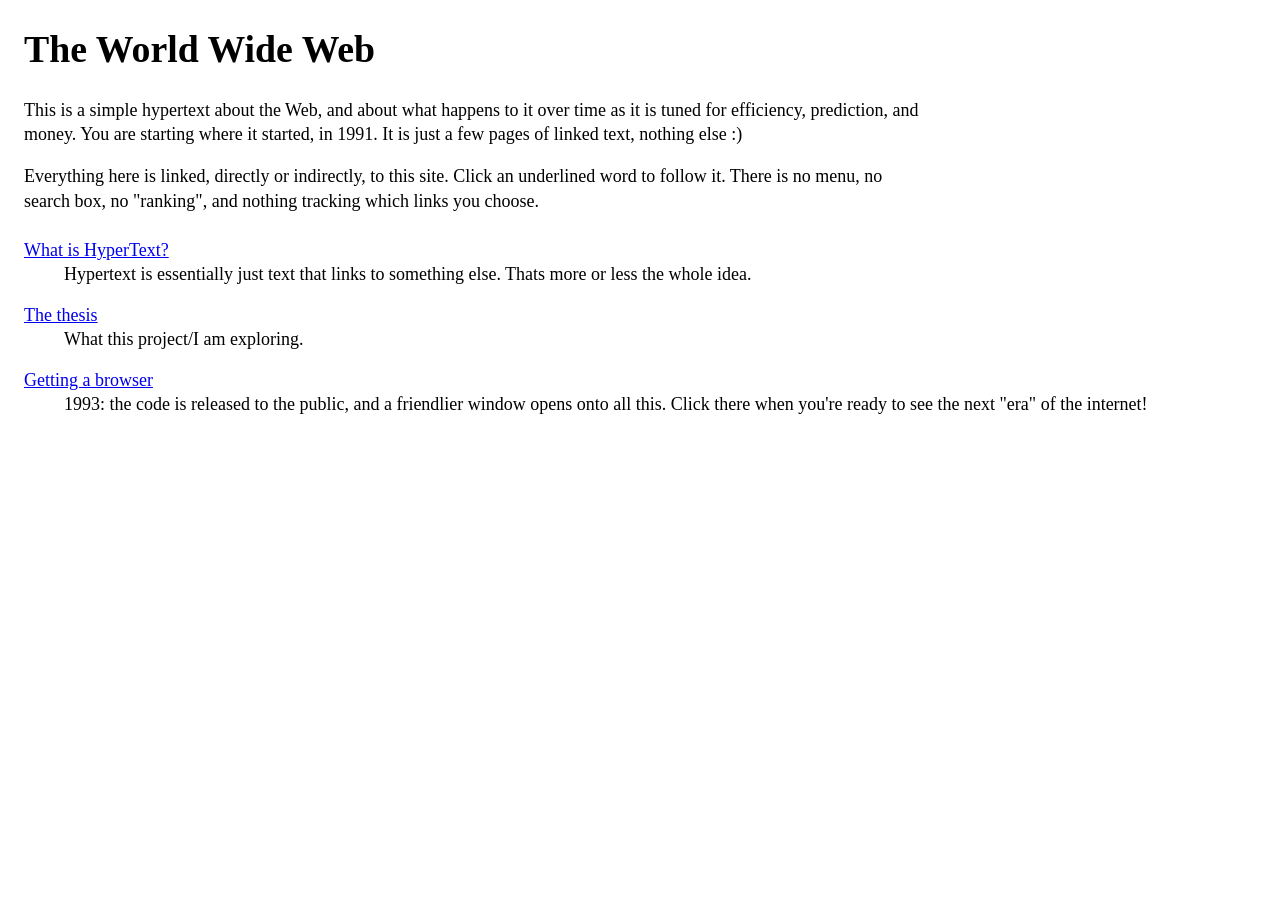
<file: index.html>
<!DOCTYPE html>
<html lang="en">
<head>
<meta charset="UTF-8">
<meta name="viewport" content="width=device-width, initial-scale=1.0">
<title>THIRD SPACE :: the family computer</title>
<link rel="icon" href="data:,">
<link rel="stylesheet" href="css/core/style.css">
<link rel="stylesheet" href="css/core/early-eras.css">
<link rel="stylesheet" href="css/core/layer3.css">
<link rel="stylesheet" href="css/features/subcultures.css">
<link rel="stylesheet" href="css/features/looks/a-oldweb.css">
<link rel="stylesheet" href="css/features/looks/b-glitch.css">
<link rel="stylesheet" href="css/features/looks/c-uncanny.css">
<link rel="stylesheet" href="css/features/looks/d-identity.css">
<link rel="stylesheet" href="css/features/looks/e-communities.css">
<link rel="stylesheet" href="css/features/looks/f-independence.css">
<link rel="stylesheet" href="css/eras/2004.css">
<link rel="stylesheet" href="css/eras/2005-07.css">
<link rel="stylesheet" href="css/eras/2008-09.css">
<link rel="stylesheet" href="css/eras/2010-13.css">
<link rel="stylesheet" href="css/eras/2014.css">
<link rel="stylesheet" href="css/eras/2016-19.css">
<link rel="stylesheet" href="css/eras/2020-26.css">
<link rel="stylesheet" href="css/eras/next.css">
<link rel="stylesheet" href="css/core/family.css">
<link rel="stylesheet" href="css/core/traces.css">
</head>
<body>

<!-- ===================== ERA TIMELINE ===================== -->
<div id="eraBar">
  <span class="eraLbl">the web, over time:</span>
  <button class="era-btn active" data-era="1996" onclick="setEra('1996')">1996</button>
  <button class="era-btn" data-era="2004" onclick="setEra('2004')">2004</button>
  <button class="era-btn" data-era="2010" onclick="setEra('2010')">2010–13</button>
  <button class="era-btn" data-era="2016" onclick="setEra('2016')">2016</button>
  <button class="era-btn" data-era="2024" onclick="setEra('2024')">2024</button>
  <span id="eraLabel">the early web (1996)</span>
</div>
<div id="eraNote">no cookie banners, because there was nothing to disclose — sites rarely tracked you. but almost nothing was moderated either: anyone could publish anything, for better and worse.</div>

<div id="popupLayer"></div>

<div id="desktop"></div>

<div id="taskbar">
  <button class="btn-95" id="menubtn" onclick="toggleStart()">☰ home</button>
  <div id="openTabs"></div>
  <div id="clock">00:00</div>
</div>

<div id="startMenu">
  <button onclick="openWindow('win-home'); toggleStart(false)">🏠 readme</button>
  <hr>
  <button onclick="openWindow('win-data'); toggleStart(false)">🗃 the ledger (and our ledger)</button>
  <button onclick="openWindow('win-mail'); toggleStart(false)">✉ letters</button>
  <button onclick="openWindow('win-gallery'); toggleStart(false)">🖌 the shelf</button>
  <button onclick="openWindow('win-receipt'); toggleStart(false)">🗑 recycle bin</button>
  <hr>
  <button onclick="openWindow('win-personal'); toggleStart(false)">🧑 my page</button>
  <button onclick="openWindow('win-maze'); toggleStart(false)">🔍 lost &amp; found (and who knows?)</button>
  <button onclick="openWindow('win-machine'); toggleStart(false)">🤖 the machine between us</button>
  <hr>
  <button onclick="openWindow('win-about'); toggleStart(false)">? about this computer</button>
</div>

<!-- ===================== HOME WINDOW ===================== -->
<div class="window open" id="win-home" style=" z-index:10;">
  <div class="titlebar" onpointerdown="startDrag(event,'win-home')">
    <span class="ttl">readme.txt — read this first</span>
    <div class="winbtns"><button onclick="minimizeWindow('win-home')">_</button><button onclick="closeWindow('win-home')">×</button></div>
  </div>
  <div class="winbody">
    <h2 class="roomtitle">hi. you found this place.</h2>
    <p style="font-size:11px; color:#000080; font-style:italic; margin-bottom:6px;">this is the family computer. everyone who used it left their profile logged in, and nobody remembers who last touched what. each year on the bar above is one of those profiles. every file says <b>last edited by: unknown</b>.</p>
    <p>go forward, one profile at a time. watch what is on the desktop, and what isn't.</p>
    <div class="rm-invite" id="rmInvite">
      <p><b>someone left something on this computer.</b> you can read it, answer it, or leave it where it is. you do not need a name, an account, or to write anything. opening a trace is not counted or reported.</p>
      <div class="rm-row"><button class="btn-95" id="rmFind">meet something someone left</button><button class="btn-95" id="rmCalm">just look around</button></div>
      <p class="rm-small" id="rmSmall">everything you write stays in this browser. the people and letters you will meet are fictional samples, and say so.</p>
    </div>
    <p style="text-align:center;"><span class="counter">you are visitor # 004,812</span></p>
    <hr class="dots">
    <p><b>what it has noticed so far</b>:</p>
    <div id="traceBox" class="trace-box"><div class="trace-line">nothing yet. give it a minute.</div></div>
    <hr class="dots">
    <p><b>what is on this desktop</b>:</p>
    <ul>
      <li><a class="retro" onclick="openWindow('win-data')">the ledger</a> — trade a piece of your week for someone else's; then see <a class="retro" onclick="openPane('win-data','social')">our data</a>, the same trade, as a memory and as a dashboard</li>
      <li><a class="retro" onclick="openWindow('win-mail')">letters</a> — write one slowly, leave it for someone you haven't met, or open <a class="retro" onclick="openPane('win-mail','drawer')">the drawer</a></li>
      <li><a class="retro" onclick="openWindow('win-gallery')">the shelf</a> — what you made, with your name on it, and what you chose to keep from other people</li>
      <li><a class="retro" onclick="openWindow('win-personal')">my page</a> — a page you build, not a form you fill in</li>
      <li><a class="retro" onclick="openWindow('win-maze')">lost &amp; found</a> — find people through what they care about, and see exactly why each thing is there; or try the old <a class="retro" onclick="openPane('win-maze','maze')">three speeds</a> and <a class="retro" onclick="openPane('win-maze','whoknows')">who knows?</a></li>
      <li><a class="retro" onclick="openWindow('win-machine')">the machine between us</a> — something that edits what you say before they hear it</li>
      <li><a class="retro" onclick="openWindow('win-receipt')">the recycle bin</a> — everything this computer kept after you let go of it; and, on the other tab, <a class="retro" onclick="openPane('win-receipt','mine')">what you left</a>: inspect it, hide it, take it back, delete it</li>
    </ul>
    <hr class="dots">
    <p style="font-size:12px; color:#555;">best viewed by a person</p>
  </div>
</div>

<!-- ===================== DATA ROOM WINDOW ===================== -->
<div class="window" id="win-data" style=" z-index:9;">
  <div class="titlebar" onpointerdown="startDrag(event,'win-data')">
    <span class="ttl">ledger.txt — the ledger</span>
    <div class="winbtns"><button onclick="minimizeWindow('win-data')">_</button><button onclick="closeWindow('win-data')">×</button></div>
  </div>
  <div class="winbody">
    <div class="pane-tabs" data-win="win-data"><button class="active" data-pane="data" onclick="switchPane('win-data','data')">the week</button><button data-pane="sentence" onclick="switchPane('win-data','sentence')">one sentence</button><button data-pane="social" onclick="switchPane('win-data','social')">our data</button></div>
    <div class="pane" id="pane-data">
    <h2 class="roomtitle">how was your week?</h2>
    <p style="font-size:11px; color:#000080; font-style:italic; margin-bottom:6px;">design proposition: what if data exchange were reciprocal instead of extracted?</p>
    <p style="font-size:12px; color:#444;">color in the grid — each square is a day, darker means more of whatever you're tracking. when you're done, mail it. you won't see anyone else's until you send your own.</p>
    <div class="datagrid" id="myGrid"></div>
    <button class="btn-95" id="mailDataBtn" onclick="mailData()">mail it →</button>
    <span id="dataStatus" style="font-size:12px; margin-left:8px;"></span>
    <div id="partnerReveal" style="display:none; margin-top:16px;">
      <hr class="dots">
      <p style="font-size:12px; color:#444;">someone else's week, in their own hand:</p>
      <div class="datagrid partnergrid" id="partnerGrid"></div>
      <p style="font-size:11px; color:#666; margin-top:6px;">(a stand-in for now — the full version pairs you with a real trade, not a script.)</p>
    </div>
    <div id="lockedMsg" class="locked-msg" style="margin-top:14px;">nothing to see here yet. give something to get something.</div>
</div>
    <div class="pane off" id="pane-sentence">
      <h2 class="roomtitle">what gets lost when a life becomes data?</h2>
      <p class="rm-small">write one sentence about something you did. you will see it three ways: as you meant it, as a timeline and a metric, and as a category a system would file you under. you can say no to any category. you can keep the sentence or leave it unsaved.</p>
      <label class="rm-lab" for="lgText">one sentence (optional) <button class="btn-95" id="lgEx" type="button">use an example</button></label>
      <textarea class="field" id="lgText" rows="2" maxlength="300" placeholder="e.g. I spent Sunday fixing something that wasn't broken."></textarea>
      <label class="rm-lab" for="lgTags">words you would use for it (optional, up to three, comma separated)</label>
      <input class="field" id="lgTags" placeholder="repair, no-reason">
      <div class="rm-row"><button class="btn-95" id="lgSee" type="button">look at it, without keeping it</button><button class="btn-95" id="lgKeep" type="button">keep it, only for me</button><span class="rm-say" id="lgSay" role="status"></span></div>
      <div id="lgPreview"></div>
      <h3 class="cmp">sentences you kept</h3>
      <div id="lgList"></div>
      <div id="lgLens"></div>
      <h3 class="cmp">what a system could say about you from them <span style="font-weight:normal; font-size:10px;">(fictional rules, built only from what you kept)</span></h3>
      <div id="lgProfile"></div>
    </div>
    <div class="pane off" id="pane-social">
    <div class="kicker">PROTOTYPE 05 — THE SOCIAL DATA WEB</div>
    <h2 class="roomtitle">a relationship, not a dashboard</h2>
    <div class="q">both representations below describe the exact same relationship. what does each let you see, and what does each make impossible to see?</div>
    <div class="actionRow">
      <button onclick="logEvent('shared')">shared a thought</button>
      <button onclick="logEvent('disagreed')">disagreed</button>
      <button onclick="logEvent('introduced')">introduced something new</button>
      <button onclick="logEvent('returned')">returned to an old topic</button>
    </div>
    <div class="dual-view">
      <button class="active" id="btnFelt" onclick="setView('felt')">how it felt</button>
      <button id="btnSystem" onclick="setView('system')">what the system recorded</button>
    </div>
    <div id="feltView">
      <div class="stage"><svg id="svgStage" viewBox="0 0 400 220"></svg></div>
      <div class="human-log" id="humanLog"><em>nothing yet.</em></div>
    </div>
    <div id="systemView" style="display:none;">
      <div class="metrics-panel">
        <div class="stat-row"><span>INTERACTIONS</span><span id="mInteractions">0</span></div>
        <div class="stat-row"><span>SIMILARITY SCORE</span><span id="mSimilarity">—</span></div>
        <div class="stat-row"><span>TOPICS</span><span id="mTopics">0</span></div>
        <div class="stat-row"><span>DISAGREEMENTS</span><span id="mDisagreements">0</span></div>
        <div class="stat-row"><span>ENGAGEMENT SCORE</span><span id="mEngagement">0</span></div>
      </div>
    </div>
    <div class="findings" id="reflectQuestion" style="margin-top:14px;"></div>
    <details class="testing-footer">
      <summary>what this prototype is testing</summary>
      <div><b>QUESTION:</b> can data represent a relationship without reducing it to a metric — and is the qualitative version automatically better?</div>
      <div><b>LIMITATION:</b> both views here are equally fabricated by this prototype — a real version has to reckon with which one a platform actually has an incentive to show you by default.</div>
    </details>
</div>
  </div>
</div>

<!-- ===================== CORRESPONDENCE ROOM WINDOW ===================== -->
<div class="window" id="win-mail" style="width:440px; z-index:8;">
  <div class="titlebar" onpointerdown="startDrag(event,'win-mail')">
    <span class="ttl">letters.txt — write</span>
    <div class="winbtns"><button onclick="minimizeWindow('win-mail')">_</button><button onclick="closeWindow('win-mail')">×</button></div>
  </div>
  <div class="winbody">
    <div class="pane-tabs" data-win="win-mail"><button class="active" data-pane="write" onclick="switchPane('win-mail','write')">write</button><button data-pane="drawer" onclick="switchPane('win-mail','drawer')">the drawer</button></div>
    <div class="pane" id="pane-write">
      <h2 class="roomtitle">leave something for someone you haven't met</h2>
      <p style="font-size:11px; color:#000080; font-style:italic; margin-bottom:6px;">design proposition: what if communication required time and attention instead of neither?</p>
      <p style="font-size:12px; color:#444;">no autocomplete, no read receipts, no streaks. nobody is notified: this is a local simulation, and nothing is delivered to a real person.</p>
      <div class="ml-reply" id="mlReply" hidden></div>
      <label class="rm-lab" for="mlTo">to</label>
      <select class="field" id="mlTo"></select>
      <textarea class="field" id="mailText" rows="4" placeholder="start writing..." oninput="onMailInput()" aria-label="your letter"></textarea>
      <fieldset class="ml-fs"><legend>something to put with it (optional)</legend>
        <label><input type="radio" name="mlAtt" value="" checked> nothing</label>
        <label><input type="radio" name="mlAtt" value="link"> a saved link</label>
        <label><input type="radio" name="mlAtt" value="drawing"> a small drawing</label>
        <input class="field" id="mlLink" placeholder="a page, or the name of one" aria-label="saved link" hidden>
        <div id="mlPad" hidden></div>
      </fieldset>
      <fieldset class="ml-fs"><legend>where it goes</legend>
        <label><input type="radio" name="mlDel" value="private" checked> my drawer only</label>
        <label><input type="radio" name="mlDel" value="recipient"> sealed until my next visit</label>
        <label><input type="radio" name="mlDel" value="public"> in the shared archive</label>
      </fieldset>
      <label class="rm-lab" for="mlTags">words for it (optional, up to three) — so someone could find it through what it is about</label>
      <input class="field" id="mlTags" placeholder="repair, old-tech">
      <div class="voice" id="mailVoice" role="status"></div>
      <button class="btn-95" id="sendBtn" onclick="sendMail()" disabled>send</button>
      <span id="mailTimer" style="font-size:12px; margin-left:6px; color:#660000;"></span>
    </div>
    <div class="pane off" id="pane-drawer">
      <h2 class="roomtitle">the drawer</h2>
      <h3 class="cmp">letters other people left <small>(fictional samples)</small></h3>
      <div id="mlSamples"></div>
      <h3 class="cmp">yours</h3>
      <div id="sentList"></div>
    </div>
  </div>
</div>

<!-- ===================== SIGNED-WORK ROOM WINDOW ===================== -->
<div class="window" id="win-gallery" style="width:440px; top:160px; left:150px; z-index:7;">
  <div class="titlebar" onpointerdown="startDrag(event,'win-gallery')">
    <span class="ttl">shelf.txt — the shelf</span>
    <div class="winbtns"><button onclick="minimizeWindow('win-gallery')">_</button><button onclick="closeWindow('win-gallery')">×</button></div>
  </div>
  <div class="winbody">
    <h2 class="roomtitle">make something</h2>
    <p style="font-size:11px; color:#000080; font-style:italic; margin-bottom:6px;">design proposition: what if authorship were shown through visible process rather than a metric or a market?</p>
    <p style="font-size:12px; color:#444;">write or revise below. every saved draft stays in the trail — that trail is what proves this is yours. nothing here is published unless you choose.</p>
    <textarea class="field" id="workText" rows="4" placeholder="a few lines, a sketch in words, anything..." aria-label="your piece"></textarea>
    <label class="rm-lab" for="workTags">words for it (optional, up to three)</label>
    <input class="field" id="workTags" placeholder="unfinished, no-reason">
    <label class="rm-lab" for="workVis">when signed, who could find it</label>
    <select class="field" id="workVis"><option value="private">only me</option><option value="public">in the archive</option></select>
    <div class="rm-row"><button class="btn-95" onclick="saveDraft()">save draft</button><button class="btn-95" onclick="signWork()">sign &amp; display</button><span class="rm-say" id="workMsg" role="status"></span></div>
    <div class="draft-log" id="draftLog"></div>
    <div id="finalPiece"></div>
    <h3 class="cmp">made by you</h3>
    <div id="shelfMine"></div>
    <h3 class="cmp">kept from other people</h3>
    <div id="shelfKept"></div>
  </div>
</div>

<!-- ===================== RECEIPT WINDOW (NEW) ===================== -->
<div class="window" id="win-receipt" style="width:380px; top:100px; left:200px; z-index:6;">
  <div class="titlebar" onpointerdown="startDrag(event,'win-receipt')">
    <span class="ttl">recycle bin — what this computer kept</span>
    <div class="winbtns"><button onclick="minimizeWindow('win-receipt')">_</button><button onclick="closeWindow('win-receipt')">×</button></div>
  </div>
  <div class="winbody">
    <div class="pane-tabs" data-win="win-receipt"><button class="active" data-pane="receipt" onclick="switchPane('win-receipt','receipt')">what it kept</button><button data-pane="mine" onclick="switchPane('win-receipt','mine')">what you left</button></div>
    <div class="pane" id="pane-receipt">
    <h2 class="roomtitle">the recycle bin</h2>
    <p style="font-size:11px; color:#000080; font-style:italic; margin-bottom:6px;">design proposition: what does the exchange look like if it's itemized instead of hidden?</p>
    <p style="font-size:12px; color:#444;">every room on this site collects something from you. most sites never show you an itemized version of that exchange. this one does — plus a running count of activity logged silently in the background, which is always higher than what's itemized below.</p>
    <div class="receipt-summary">
      <div>ITEMIZED ENTRIES: <span id="receiptTotal">0</span></div>
      <div>BACKGROUND CLICKS LOGGED (not itemized): <span id="bgClicks">0</span></div>
      <div>GOOD BUYER SCORE: <span id="buyerScore">0</span>/100 — <span id="buyerTier">BRONZE</span></div>
    </div>
    <hr class="dots">
    <div class="receipt-list" id="receiptList"><div class="receipt-line"><span>nothing logged yet</span><span></span></div></div>
    <p style="font-size:11px; color:#666; margin-top:8px;">the "good buyer score" is satire, not a real feature elsewhere on the web — but the underlying math (click volume, form fills, ad engagement → a single number that ranks you) is not.</p>
    </div>
    <div class="pane off" id="pane-mine"><div id="mineBody"></div></div>
  </div>
</div>

<!-- ===================== YOUR PLACE (personal web) ===================== -->
<div class="window" id="win-personal" style="width:460px; top:90px; left:250px; z-index:5;">
  <div class="titlebar" onpointerdown="startDrag(event,'win-personal')">
    <span class="ttl">mypage.htm — my page</span>
    <div class="winbtns"><button onclick="minimizeWindow('win-personal')">_</button><button onclick="closeWindow('win-personal')">×</button></div>
  </div>
  <div class="winbody">
    <div class="kicker">PROTOTYPE 01 — THE PERSONAL WEB</div>
    <h2 class="roomtitle">make a space, not a profile</h2>
    <div class="q">when a digital identity is built from standardized fields and inferred behavior, what disappears when a person is allowed to represent themselves on their own terms?</div>
    <div class="toolbar">
      <button class="btn-95 active" id="tabPlace" onclick="setIdentityMode('place')">your place</button>
      <button class="btn-95" id="tabStandard" onclick="setIdentityMode('standard')">standardized profile</button>
      <button class="btn-95" id="tabCompare" onclick="setIdentityMode('compare')">compare all three</button>
    </div>
    <div id="placeView">
      <div class="toolbar" style="margin-bottom:12px;">
        <button class="btn-95 active" id="tabBuild" onclick="setTab('build')">build</button>
        <button class="btn-95" id="tabPreview" onclick="setTab('preview')">preview as a visitor</button>
      </div>
      <div id="buildView">
        <div class="pg-bar"><span class="rm-small" style="margin:0">background</span><span id="pgBg"></span><button class="btn-95" id="pgPrompt" type="button">an invitation (optional)</button><button class="btn-95" id="pgEmpty" type="button">leave a space empty</button></div>
        <div class="pg-prompt" id="pgPromptBox" hidden></div>
        <div class="addrow" id="addRow"></div>
        <div id="blocksContainer"></div>
        <div class="findings" id="findings"></div>
        <label class="rm-lab" for="pgTags">words for this page (optional, up to three) — so someone could find it through them</label>
        <input class="field" id="pgTags" placeholder="home-site, unfinished">
        <div class="rm-row"><button class="btn-95" id="pgSave" type="button">keep a version</button><button class="btn-95" id="pgTrace" type="button">open it as a trace</button><button class="btn-95" id="pgBin" type="button">move this page to the bin</button></div>
        <div class="rm-small" id="pgWhere" role="status"></div><div class="rm-small" id="pgSaved" role="status"></div>
      </div>
      <div id="previewView" style="display:none;">
        <div class="preview" id="previewBody"><em>nothing here yet.</em></div>
      </div>
    </div>
    <div id="standardView" style="display:none;">
      <div class="q">this is what most platforms ask for instead: fixed fields, one category, a character limit.</div>
      <div class="block"><div class="blocklabel">display name</div><input class="field" id="stdName" oninput="renderStandardCard()"></div>
      <div class="block"><div class="blocklabel">age range</div>
        <select class="field" id="stdAge" onchange="renderStandardCard()">
          <option value="">select...</option><option>18–24</option><option>25–34</option><option>35–44</option><option>45+</option>
        </select>
      </div>
      <div class="block"><div class="blocklabel">category (pick the closest one)</div>
        <select class="field" id="stdCategory" onchange="renderStandardCard()">
          <option value="">select...</option><option>creative</option><option>technical</option><option>outdoorsy</option><option>homebody</option><option>social</option>
        </select>
      </div>
      <div class="block"><div class="blocklabel">one-line bio <span id="bioCount" style="float:right;">0/80</span></div>
        <input class="field" id="stdBio" maxlength="80" oninput="renderStandardCard()">
      </div>
      <div class="generic-card" id="standardCard"><em>fill in the fields to generate your profile.</em></div>
    </div>
    <div id="compareView" style="display:none;">
      <div class="q">the same person, described three ways. what does each version make visible — and what does each make impossible to see?</div>
      <h3 class="cmp">as they made it (your place)</h3>
      <div class="preview" id="comparePlace"><em>nothing built yet — visit "your place" first.</em></div>
      <h3 class="cmp">as a standardized profile</h3>
      <div class="generic-card" id="compareStandard"><em>nothing filled in yet — visit "standardized profile" first.</em></div>
      <h3 class="cmp">as the machine sees it <span style="font-weight:normal; font-size:10px;">(inferred from behavior, not asked)</span></h3>
      <div class="machine-card" id="compareMachine"></div>
    </div>
    <details class="testing-footer">
      <summary>what this prototype is testing</summary>
      <div><b>QUESTION:</b> when a digital identity is built from standardized fields and behavioral data, what disappears when a person is allowed to represent themselves on their own terms?</div>
      <div><b>INTERVENTION:</b> the same person is described three ways — self-authored, standardized-form, and machine-inferred — from the same underlying content.</div>
      <div><b>LIMITATION:</b> this "machine profile" uses simple, transparent rules — a real inference system would be far less legible, which may make this version feel more benign than it should.</div>
    </details>
  </div>
</div>

<!-- ===================== FIND IT (unoptimized web) ===================== -->
<div class="window" id="win-maze" style="width:420px; top:130px; left:300px; z-index:4;">
  <div class="titlebar" onpointerdown="startDrag(event,'win-maze')">
    <span class="ttl">lost-and-found.htm</span>
    <div class="winbtns"><button onclick="minimizeWindow('win-maze')">_</button><button onclick="closeWindow('win-maze')">×</button></div>
  </div>
  <div class="winbody">
    <div class="pane-tabs" data-win="win-maze"><button class="active" data-pane="stacks" onclick="switchPane('win-maze','stacks')">the stacks</button><button data-pane="maze" onclick="switchPane('win-maze','maze')">find it</button><button data-pane="whoknows" onclick="switchPane('win-maze','whoknows')">who knows?</button></div>
    <div class="pane" id="pane-stacks">
      <h2 class="roomtitle">discover people through what they care about</h2>
      <p class="rm-small">a library of small personal worlds. every result says why it is here. there is no ranking by popularity, no trending, no endless scroll. try a theme, a word, a page someone mentions, or chance.</p>
      <div class="st-themes" id="stThemes"></div>
      <div class="search-row" style="margin-top:8px"><input class="field" id="stQ" placeholder="a word: radio, tomato, letters, quiet…" aria-label="search the stacks"><button class="btn-95" id="stGo" type="button">look</button></div>
      <div class="st-paths" role="group" aria-label="which path through the archive">
        <label><input type="radio" name="stPath" value="words" checked> by words</label>
        <label><input type="radio" name="stPath" value="tag"> by what makers declared</label>
        <label><input type="radio" name="stPath" value="site"> by pages they mention</label>
        <label><input type="radio" name="stPath" value="chance"> by chance</label>
      </div>
      <div class="st-order" id="stOrder"></div>
      <div id="stRes" aria-live="polite"></div>
    </div>
    <div class="pane off" id="pane-maze">
    <div class="kicker">PROTOTYPE 02 — THE UNOPTIMIZED WEB</div>
    <h2 class="roomtitle">find the story about the lighthouse</h2>
    <div class="q">not "is friction good" — what kinds of friction are meaningful, and what kinds are merely inconvenient? try all three modes.</div>
    <div class="modeSwitch">
      <button id="btnOpt" class="active" onclick="setSearchMode('optimized')">OPTIMIZED</button>
      <button id="btnSeamful" onclick="setSearchMode('seamful')">SEAMFUL</button>
      <button id="btnUnopt" onclick="setSearchMode('unoptimized')">UNOPTIMIZED</button>
    </div>
    <div class="task">your task: find the story about the lighthouse. click count and time are tracked in every mode.</div>
    <div id="optimizedView">
      <div class="search-row"><input class="field" id="searchBox" placeholder="search..." oninput="filterOptimized()"></div>
      <div class="items-optimized" id="optList"></div>
    </div>
    <div id="seamfulView" style="display:none;">
      <div class="search-row"><input class="field" id="seamfulSearchBox" placeholder="search..." oninput="renderSeamful()"></div>
      <div id="seamfulResult"></div>
    </div>
    <div id="unoptimizedView" style="display:none;">
      <div class="loading" id="loadingMsg" style="display:none;">loading, for some reason...</div>
      <div class="maze" id="mazeGrid"></div>
    </div>
    <div class="result" id="resultBox"></div>
    <div class="stats" id="statsBox"></div>
    <div class="reflect" id="reflectBox" style="display:none;">
      <label>which best describes how that felt? (there's no wrong answer — preferring OPTIMIZED is valid data too)</label>
      <div class="friction-tags" id="frictionTags">
        <button onclick="tagFriction('tedious', this)">tedious</button>
        <button onclick="tagFriction('focused', this)">focused</button>
        <button onclick="tagFriction('discovery', this)">led to discovery</button>
        <button onclick="tagFriction('accidental', this)">accidentally interesting</button>
        <button onclick="tagFriction('noopinion', this)">no strong opinion</button>
      </div>
      <div id="reflectLog" style="font-size:12px; margin-top:10px; color:#444;"></div>
    </div>
    <details class="testing-footer">
      <summary>what this prototype is testing</summary>
      <div><b>QUESTION:</b> what kinds of friction are meaningful, and what kinds are merely inconvenient?</div>
      <div><b>LIMITATION:</b> a one-time toy search task can't capture what friction does over repeated, long-term use.</div>
    </details>
</div>
    <div class="pane off" id="pane-whoknows">
    <div class="kicker">PROTOTYPE 03 — THE HUMAN SEARCH ENGINE</div>
    <h2 class="roomtitle">who might know?</h2>
    <div class="q">what changes when finding information becomes an encounter with someone else's uncertain, sometimes conflicting experience? try "old websites" or "cooking" — ask both matches, and you'll be asked who you actually believe.</div>
    <div class="search-row">
      <input class="field" id="q" placeholder="try: old websites, birds, grief, cooking, javascript..." onkeydown="if(event.key==='Enter') search()">
      <button class="btn-95" onclick="search()">ask around</button>
    </div>
    <div class="hint">real search engines return pages ranked by relevance. this returns people — uncertain, sometimes wrong, sometimes disagreeing with each other.</div>
    <div id="results"></div>
    <details class="testing-footer">
      <summary>what this prototype is testing</summary>
      <div><b>QUESTION:</b> what changes when finding information becomes an encounter with another person's experience, rather than an extraction of information from a page?</div>
      <div><b>LIMITATION:</b> the "people" here are scripted, not real — a genuine version raises its own consent and labor questions this prototype doesn't address.</div>
    </details>
</div>
  </div>
</div>

<!-- ===================== THE MACHINE BETWEEN US ===================== -->
<div class="window" id="win-machine" style="width:440px; top:170px; left:200px; z-index:2;">
  <div class="titlebar" onpointerdown="startDrag(event,'win-machine')">
    <span class="ttl">between.htm — the machine between us</span>
    <div class="winbtns"><button onclick="minimizeWindow('win-machine')">_</button><button onclick="closeWindow('win-machine')">×</button></div>
  </div>
  <div class="winbody">
    <div class="kicker">PROTOTYPE 04 — THE MACHINE BETWEEN US</div>
    <h2 class="roomtitle">a conversation, with a third participant</h2>
    <div class="q">the machine here isn't obviously bad — it can make you clearer, kinder, more confident. if it does, what happens to the hesitation and authorship that were part of the original?</div>
    <div class="toggleRow">
      <span>AI mediation:</span>
      <button id="aiOn" class="active" onclick="setAI(true)">ON</button>
      <button id="aiOff" onclick="setAI(false)">OFF</button>
    </div>
    <div class="interceptBox" id="intercept">
      <div class="lbl">WHAT I WROTE</div><div class="original" id="origText"></div>
      <div class="lbl" style="margin-top:8px;">WHAT THE MACHINE PROPOSES</div><div class="revised" id="revText"></div>
      <div class="lbl" style="margin-top:8px;">WHAT IT CHANGED / REMOVED</div><div id="removedText" style="margin-bottom:6px;"></div>
      <div class="lbl">WHAT IT INFERRED ABOUT YOU</div><div class="why" id="whyText" style="margin-bottom:6px;"></div>
      <div class="lbl">WHAT IT PREDICTS THEY'LL FEEL</div><div id="predictText" style="margin-bottom:6px; font-size:12px;"></div>
      <div class="lbl">WHAT YOU GIVE UP IF YOU ACCEPT</div><div id="giveupText" style="margin-bottom:10px; font-size:12px; font-weight:bold;"></div>
      <button onclick="acceptEdit()">send the machine's version</button>
      <button onclick="rejectEdit()">send what I actually wrote</button>
      <button id="editEditBtn" onclick="startEditingEdit()">edit it myself</button>
      <textarea class="field" id="editArea" rows="2" style="display:none; margin-top:8px;"></textarea>
      <button id="sendEditedBtn" onclick="sendEditedVersion()" style="display:none; margin-top:6px;">send my edited version</button>
    </div>
    <div class="thread" id="thread"></div>
    <div class="composer">
      <input class="field" id="msgInput" placeholder="write to them... try: 'i don't really know how to say this but i think i'm upset'" onkeydown="if(event.key==='Enter') trySend()">
      <button class="btn-95" onclick="trySend()">send</button>
    </div>
    <div class="tally" id="tallyBox"></div>
    <details class="testing-footer">
      <summary>what this prototype is testing</summary>
      <div><b>QUESTION:</b> if AI mediation makes communication clearer, kinder, and more effective, what happens to the ambiguity, hesitation, and authorship of the original message?</div>
      <div><b>LIMITATION:</b> this machine is honest about its edits by design — a real deployed system has no incentive to show you what it removed.</div>
    </details>
  </div>
</div>

<!-- ===================== A TRACE: where any artifact is met ===================== -->
<div class="window" id="win-trace" role="dialog" aria-labelledby="trTitle" style="width:500px; top:104px; left:330px; z-index:11;">
  <div class="titlebar" onpointerdown="startDrag(event,'win-trace')">
    <span class="ttl" id="trTitle">a trace</span>
    <div class="winbtns"><button onclick="minimizeWindow('win-trace')" aria-label="minimize">_</button><button onclick="Viewer.close()" aria-label="close">×</button></div>
  </div>
  <div class="winbody tr-body">
    <div class="tr-head"><button class="btn-95" id="trBack" type="button" disabled aria-label="back to the previous thing">← back</button><div id="trMeta"></div></div>
    <div class="tr-tabs" role="tablist" aria-label="the same thing, held three ways">
      <button class="btn-95" id="trTab-page" role="tab" type="button">1996 · the page</button>
      <button class="btn-95" id="trTab-record" role="tab" type="button">2024 · the record</button>
      <button class="btn-95" id="trTab-yours" role="tab" type="button">2030 · yours</button>
    </div>
    <div id="trLens"></div>
    <div class="tr-respond"><div id="trRespond"></div><div class="rm-say" id="trSay" role="status"></div></div>
  </div>
</div>

<div id="rmToast" role="status" aria-live="polite"></div>

<!-- ===================== ABOUT WINDOW ===================== -->
<div class="window" id="win-about" style="width:400px; top:200px; left:200px; z-index:0;">
  <div class="titlebar" onpointerdown="startDrag(event,'win-about')">
    <span class="ttl">about this computer</span>
    <div class="winbtns"><button onclick="minimizeWindow('win-about')">_</button><button onclick="closeWindow('win-about')">×</button></div>
  </div>
  <div class="winbody">
    <h2 class="roomtitle">what this is</h2>
    <p>a thesis, built as a computer. as digital places optimize for efficiency, prediction and money, the parts that let people meet, say something, and be credited for it get removed, hidden or flattened, because optimization is close to the only thing they are measured against. this is my attempt to show that by taking things away, one profile at a time, and then to try giving them back.</p>
    <p style="font-size:12px; color:#555;">the early web tracked almost nothing and moderated almost nothing. the two came together. later, tracking and ranking both became constant and quiet. nobody voted on the trade.</p>
    <details class="testing-footer" id="creditsBox">
      <summary>who made what (images, and what was invented)</summary>
      <div id="assetCredits" style="font-size:12px;"></div>
    </details>
    <details class="testing-footer">
      <summary>what this prototype is testing</summary>
      <div><b>QUESTION:</b> as digital environments optimize interaction for efficiency, prediction, and monetization, what gets removed, concealed, or flattened along the way — and can that removal be made visible again, inside the interface itself, rather than argued about outside it?</div>
      <div><b>INTERVENTION:</b> five prior prototypes plus a data receipt are combined into one inhabitable desktop, driven by a shared era timeline: dragging the timeline forward doesn't just restyle the page, it changes which features are visible, how often pop-ups interrupt you, and what's quietly monetized.</div>
      <div><b>TRADEOFF:</b> a synthesis is more atmospheric and easier to feel as a whole, but harder to isolate — it's less clear which specific proposition is doing the work if someone likes or dislikes the experience.</div>
      <div><b>OBSERVATION:</b> read the "what it has noticed" panel in the readme after using a few rooms across a few different eras, and compare the recycle bin to the background click count next to it.</div>
      <div><b>LIMITATION:</b> this is deliberately the least conclusive prototype in the series — it should not be read as the thesis's final answer, only as one way several propositions, and a timeline, might coexist in a single interface.</div>
    </details>
  </div>
</div>

<script src="js/core/assets.js"></script>
<script src="js/core/script.js"></script>
<script src="js/features/people.js"></script>
<script src="js/features/cultures.js"></script>
<script src="js/features/pages/00-registry.js"></script>
<script src="js/features/pages/10-A-oldweb.js"></script>
<script src="js/features/pages/20-B-glitch.js"></script>
<script src="js/features/pages/30-C-uncanny.js"></script>
<script src="js/features/pages/40-D-identity.js"></script>
<script src="js/features/pages/50-E-communities.js"></script>
<script src="js/features/pages/60-F-independence.js"></script>
<script src="js/features/subcultures.js"></script>
<script src="js/core/early-eras.js"></script>
<script src="js/eras/2004.js"></script>
<script src="js/eras/2005-07.js"></script>
<script src="js/eras/2008-09.js"></script>
<script src="js/eras/2010-13.js"></script>
<script src="js/eras/2014.js"></script>
<script src="js/eras/2016-19.js"></script>
<script src="js/eras/2020-26.js"></script>
<script src="js/eras/next.js"></script>
<script src="js/core/wallpapers.js"></script>
<script src="js/features/stakes.js"></script>
<script src="js/core/store.js"></script>
<script src="js/features/samples.js"></script>
<script src="js/features/lenses.js"></script>
<script src="js/features/viewer.js"></script>
<script src="js/features/rooms.js"></script>
<script src="js/core/sound.js"></script>
<script src="js/core/family.js"></script>
<script src="js/features/guide.js"></script>
<script>(function () { var e = document.getElementById('assetCredits'); if (e && window.Assets) e.innerHTML = Assets.credits(); })();</script>
</body>
</html>
</file>
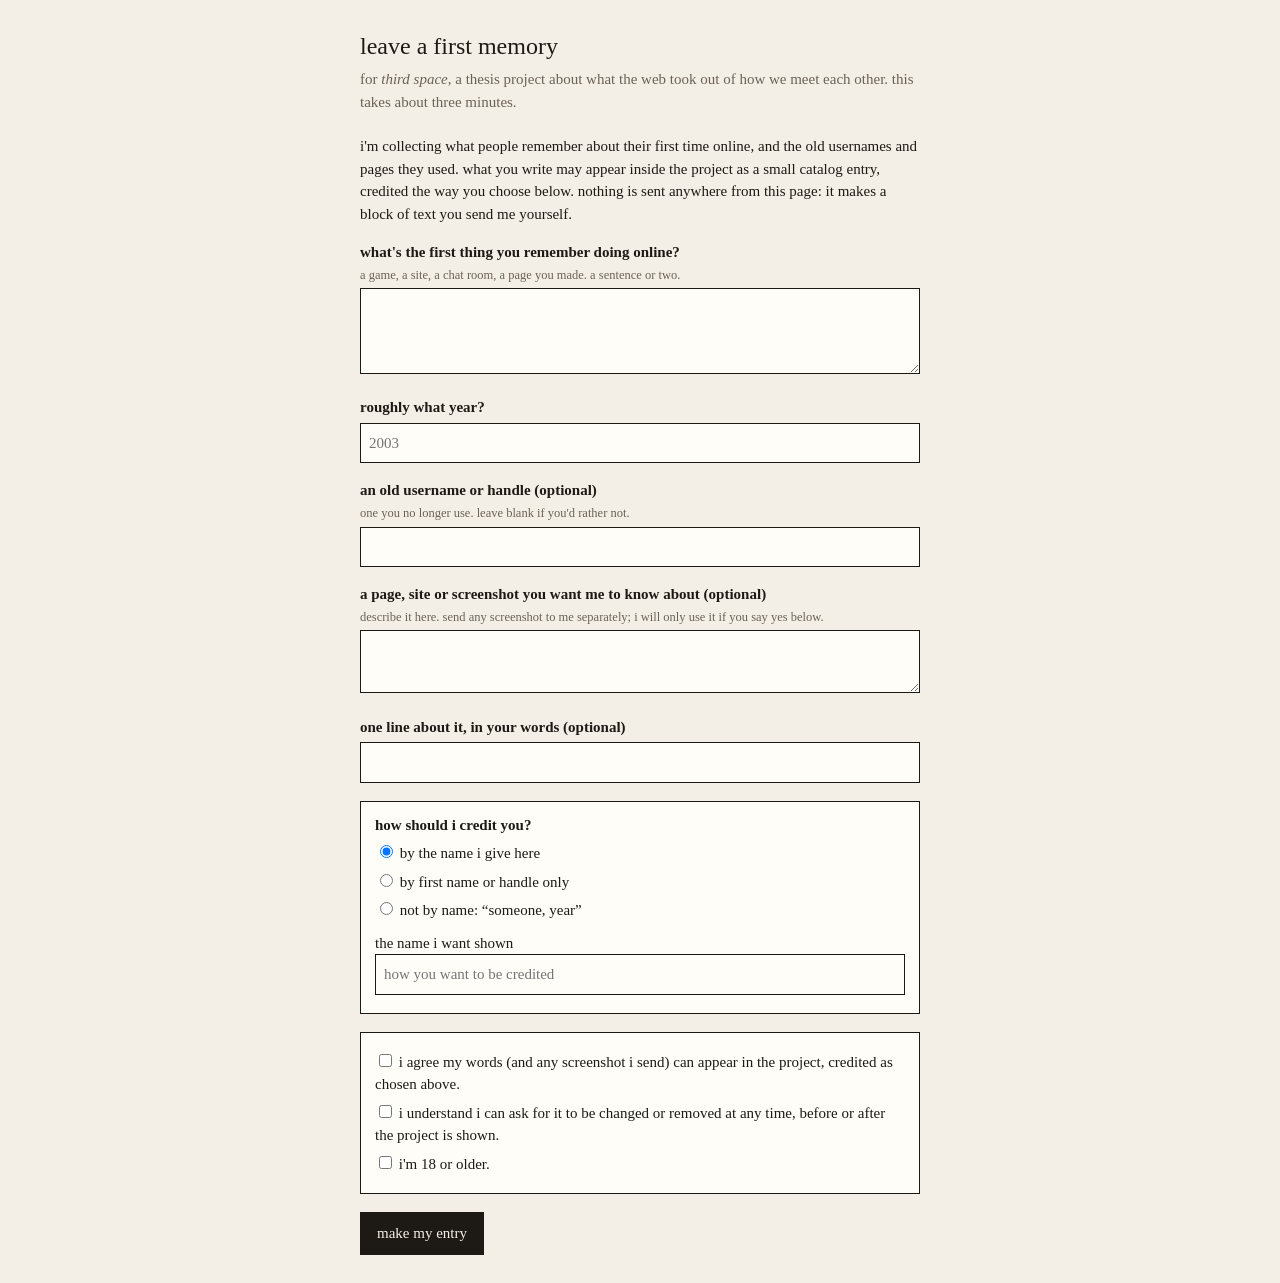
<file: contribute.html>
<!DOCTYPE html>
<html lang="en"><head><meta charset="UTF-8"><meta name="viewport" content="width=device-width, initial-scale=1.0">
<title>leave a first memory</title>
<style>
 body{font:15px/1.5 Georgia,serif;background:#f4efe6;color:#1d1a16;margin:0;padding:28px 16px}
 main{max-width:560px;margin:0 auto}
 h1{font-size:24px;font-weight:normal;margin:0 0 4px}
 .sub{color:#6b6257;margin:0 0 22px}
 label{display:block;margin:16px 0 4px;font-weight:bold}
 small{display:block;color:#6b6257;font-weight:normal;margin-top:2px}
 input[type=text],input[type=number],textarea,select{width:100%;box-sizing:border-box;font:inherit;padding:8px;border:1px solid #1d1a16;background:#fffdf8}
 .box{border:1px solid #1d1a16;padding:12px 14px;margin:18px 0;background:#fffdf8}
 .box label{font-weight:normal;margin:6px 0}
 button{font:inherit;padding:9px 16px;border:1px solid #1d1a16;background:#1d1a16;color:#f4efe6;cursor:pointer;margin-right:8px}
 button.q{background:none;color:#1d1a16}
 pre{background:#1d1a16;color:#f4efe6;padding:12px;overflow:auto;white-space:pre-wrap;font-size:12px}
 #out{display:none}
</style></head><body><main>
<h1>leave a first memory</h1>
<p class="sub">for <i>third space</i>, a thesis project about what the web took out of how we meet each other. this takes about three minutes.</p>
<p>i'm collecting what people remember about their first time online, and the old usernames and pages they used. what you write may appear inside the project as a small catalog entry, credited the way you choose below. nothing is sent anywhere from this page: it makes a block of text you send me yourself.</p>

<label>what's the first thing you remember doing online?<small>a game, a site, a chat room, a page you made. a sentence or two.</small></label>
<textarea id="mem" rows="3" maxlength="240"></textarea>
<label>roughly what year?</label><input type="number" id="year" min="1990" max="2026" placeholder="2003">
<label>an old username or handle (optional)<small>one you no longer use. leave blank if you'd rather not.</small></label><input type="text" id="old" maxlength="40">
<label>a page, site or screenshot you want me to know about (optional)<small>describe it here. send any screenshot to me separately; i will only use it if you say yes below.</small></label><textarea id="site" rows="2" maxlength="200"></textarea>
<label>one line about it, in your words (optional)</label><input type="text" id="line" maxlength="140">

<div class="box">
<b>how should i credit you?</b>
<label><input type="radio" name="c" value="named" checked> by the name i give here</label>
<label><input type="radio" name="c" value="first"> by first name or handle only</label>
<label><input type="radio" name="c" value="anon"> not by name: “someone, <span id="yr">year</span>”</label>
<label style="margin-top:10px">the name i want shown<input type="text" id="handle" maxlength="30" placeholder="how you want to be credited"></label>
</div>
<div class="box">
<label><input type="checkbox" id="k1"> i agree my words (and any screenshot i send) can appear in the project, credited as chosen above.</label>
<label><input type="checkbox" id="k2"> i understand i can ask for it to be changed or removed at any time, before or after the project is shown.</label>
<label><input type="checkbox" id="k3"> i'm 18 or older.</label>
</div>
<button id="go">make my entry</button><button class="q" id="cp" style="display:none">copy</button>
<div id="out"><p>send this text to isabella. it is your consent and your entry in one place.</p><pre id="txt"></pre></div>
<script>
const $=i=>document.getElementById(i);
$('year').oninput=()=>{$('yr').textContent=$('year').value||'year'};
$('go').onclick=()=>{
  if(!$('mem').value.trim()||!$('k1').checked||!$('k2').checked||!$('k3').checked){alert('please write a memory and tick all three boxes.');return}
  const c=document.querySelector('input[name=c]:checked').value;
  const e={consent:c,handle:c==='anon'?'':($('handle').value.trim()||'anonymous'),year:Number($('year').value)||null,firstMemory:$('mem').value.trim(),oldNames:$('old').value.trim()?[$('old').value.trim()]:[],site:$('site').value.trim(),line:$('line').value.trim(),consentedOn:new Date().toISOString().slice(0,10)};
  $('txt').textContent='// third space: first memory\n'+JSON.stringify(e,null,2)+',';
  $('out').style.display='block';$('cp').style.display='inline-block';
};
$('cp').onclick=()=>navigator.clipboard&&navigator.clipboard.writeText($('txt').textContent);
</script></main></body></html>
</file>
<file: css/core/style.css>
/* ===== from third_space.html ===== */
* { box-sizing: border-box; }

html, body {
    margin: 0; padding: 0; height: 100%;
    font-family: Georgia, 'Times New Roman', serif;
    overflow: hidden;
    background: #008080;
  }

/* ---------- DESKTOP ---------- */
  #desktop {
    position: relative;
    width: 100%; height: 100vh;
    background-color: #008080;
    background-image:
      repeating-linear-gradient(45deg, rgba(255,255,255,0.03) 0px, rgba(255,255,255,0.03) 2px, transparent 2px, transparent 40px);
    overflow: hidden;
    padding-top: 64px; /* room for the era bar + era note fixed above */
  }

/* ghost fragments — resurfacing archive debris */
  .ghost {
    position: absolute;
    color: rgba(255,255,255,0.35);
    font-family: 'Courier New', monospace;
    font-size: 12px;
    white-space: nowrap;
    pointer-events: none;
    animation: flicker 9s ease-in-out infinite;
    text-shadow: 0 0 4px rgba(0,0,0,0.4);
  }

@keyframes flicker {
    0%, 100% { opacity: 0; }
    8% { opacity: .6; }
    14% { opacity: .1; }
    20% { opacity: .5; }
    40% { opacity: 0; }
  }

/* ---------- DESKTOP ICONS ---------- */
  .icon {
    position: absolute;
    width: 76px;
    text-align: center;
    cursor: pointer;
    user-select: none;
    -webkit-tap-highlight-color: transparent;
  }

.icon .glyph {
    font-size: 34px;
    line-height: 1;
    filter: drop-shadow(1px 1px 1px rgba(0,0,0,0.5));
  }

.icon .label {
    display: inline-block;
    margin-top: 4px;
    color: #fff;
    font-family: Georgia, serif;
    font-size: 12px;
    padding: 1px 3px;
    text-shadow: 1px 1px 1px #000;
  }

.icon:active .label { background: #000080; }

/* ---------- WINDOW CHROME ---------- */
  .window {
    position: absolute;
    background: #c0c0c0;
    border: 2px outset #dcdcdc;
    box-shadow: 3px 3px 8px rgba(0,0,0,0.5);
    min-width: 260px;
    display: none;
    flex-direction: column;
  }

.window.open { display: flex; }

.titlebar {
    background: linear-gradient(90deg, #000080, #1084d0);
    color: #fff;
    font-family: Georgia, serif;
    font-weight: bold;
    font-size: 13px;
    padding: 3px 4px 3px 6px;
    display: flex;
    align-items: center;
    justify-content: space-between;
    cursor: grab;
    touch-action: none;
  }

.titlebar:active { cursor: grabbing; }

.titlebar .ttl { overflow: hidden; text-overflow: ellipsis; white-space: nowrap; }

.winbtns { display: flex; gap: 3px; flex-shrink: 0; }

.winbtns button {
    width: 18px; height: 16px;
    font-size: 11px;
    line-height: 1;
    background: #c0c0c0;
    border: 1px outset #dcdcdc;
    cursor: pointer;
    padding: 0;
  }

.winbtns button:active { border-style: inset; }


h2.roomtitle {
    margin: 0 0 10px 0;
    font-family: 'Courier New', monospace;
    font-size: 17px;
    border-bottom: 2px solid #000080;
    padding-bottom: 4px;
  }

a.retro { color: #0000EE; text-decoration: underline; cursor: pointer; }

a.retro:visited, a.retro.visited { color: #551A8B; }

hr.dots {
    border: none;
    border-top: 2px dotted #808080;
    margin: 10px 0;
  }

.btn-95 {
    background: #c0c0c0;
    border: 2px outset #dcdcdc;
    font-family: Georgia, serif;
    font-size: 13px;
    padding: 4px 12px;
    cursor: pointer;
  }

.btn-95:active { border-style: inset; }

.btn-95:disabled { color: #808080; cursor: not-allowed; }

textarea.field, input.field, select.field {
    font-family: 'Courier New', monospace;
    font-size: 13px;
    border: 2px inset #999;
    padding: 5px;
    width: 100%;
    background: #fff;
  }


.counter {
    font-family: 'Courier New', monospace;
    background: #000; color: #0f0;
    padding: 3px 8px;
    letter-spacing: 2px;
    display: inline-block;
    border: 1px inset #666;
  }


@keyframes blinker { 50% { opacity: 0; } }

/* ---------- TASKBAR ---------- */
  #taskbar {
    position: fixed;
    bottom: 0; left: 0; right: 0;
    height: 34px;
    background: #c0c0c0;
    border-top: 2px outset #dcdcdc;
    display: flex;
    align-items: center;
    padding: 2px 4px;
    gap: 4px;
    z-index: 999;
    font-family: Georgia, serif;
  }

#menubtn {
    font-weight: bold;
    padding: 3px 10px;
  }

#menubtn.active { border-style: inset; }

#openTabs { display: flex; gap: 3px; flex: 1; overflow-x: auto; }

.tab {
    background: #c0c0c0;
    border: 1px outset #dcdcdc;
    font-size: 12px;
    padding: 3px 8px;
    max-width: 130px;
    white-space: nowrap;
    overflow: hidden;
    text-overflow: ellipsis;
    cursor: pointer;
  }

.tab.focused { border-style: inset; background: #dcdcdc; }

#clock {
    border: 1px inset #999;
    background: #dcdcdc;
    padding: 3px 8px;
    font-size: 12px;
    font-family: 'Courier New', monospace;
    flex-shrink: 0;
  }

#startMenu {
    position: fixed;
    bottom: 34px;
    left: 2px;
    width: 230px;
    max-height: 70vh;
    overflow-y: auto;
    background: #c0c0c0;
    border: 2px outset #dcdcdc;
    display: none;
    flex-direction: column;
    z-index: 1000;
    box-shadow: 3px 3px 8px rgba(0,0,0,0.5);
  }

#startMenu.open { display: flex; }

#startMenu button {
    background: none;
    border: none;
    text-align: left;
    padding: 8px 12px;
    font-family: Georgia, serif;
    font-size: 13px;
    cursor: pointer;
  }

#startMenu button:hover { background: #000080; color: #fff; }

#startMenu hr { border: none; border-top: 1px solid #808080; border-bottom: 1px solid #eee; margin: 2px 0; }

/* ---------- DATA ROOM GRID ---------- */
  .datagrid {
    display: grid;
    grid-template-columns: repeat(7, 1fr);
    gap: 3px;
    margin: 10px 0;
  }

.datacell {
    aspect-ratio: 1;
    background: #fff;
    border: 1px solid #999;
    cursor: pointer;
  }

.datacell.lvl1 { background: #cfe8e8; }

.datacell.lvl2 { background: #7ec4c4; }

.datacell.lvl3 { background: #2f8f8f; }

.datacell.lvl4 { background: #0b4f4f; }

.partnergrid .datacell { cursor: default; }

.locked-msg {
    font-family: 'Courier New', monospace;
    font-size: 12px;
    color: #660000;
    background: #ffe8b0;
    border: 1px dashed #996600;
    padding: 8px;
  }

/* ---------- CORRESPONDENCE ---------- */
  .sentmsg {
    border: 1px solid #999;
    background: #fff;
    padding: 8px;
    margin-bottom: 8px;
    font-size: 13px;
  }

.sentmsg .meta {
    font-family: 'Courier New', monospace;
    font-size: 10px;
    color: #666;
    margin-top: 4px;
  }

.voice {
    font-style: italic;
    color: #660066;
    font-size: 13px;
    margin-top: 6px;
    min-height: 16px;
  }

/* ---------- SIGNED WORK ---------- */
  .draft-log {
    font-family: 'Courier New', monospace;
    font-size: 11px;
    color: #444;
    border-left: 3px solid #999;
    padding-left: 8px;
    margin: 8px 0;
  }

.draft-log div { margin-bottom: 3px; }

.final-piece {
    border: 3px double #000080;
    padding: 10px;
    background: #fff;
    margin-top: 10px;
  }

.signature {
    font-family: 'Courier New', monospace;
    font-size: 11px;
    margin-top: 8px;
    color: #333;
    border-top: 1px dotted #999;
    padding-top: 6px;
  }

.not-for-sale {
    font-family: 'Courier New', monospace;
    font-size: 10px;
    background: #000;
    color: #fff;
    display: inline-block;
    padding: 2px 6px;
    margin-top: 4px;
  }

::-webkit-scrollbar { width: 16px; }

::-webkit-scrollbar-track { background: #dcdcdc; }

::-webkit-scrollbar-thumb { background: #c0c0c0; border: 1px outset #dcdcdc; }

@media (max-width: 640px) {
    .window { width: 92vw !important; left: 4vw !important; }
    .icon { width: 62px; }
  }

/* ===== kicker/room-header styles (from the standalone prototypes) ===== */
.kicker { font-family:'Courier New',monospace; font-size:11px; color:#000080; margin-bottom:4px; letter-spacing:1px; }

.q { font-size:12px; color:#444; margin-bottom:16px; }
.toolbar { display:flex; gap:6px; margin-bottom:16px; flex-wrap:wrap; }
.addrow { display:flex; gap:6px; flex-wrap:wrap; margin-bottom:18px; }
.addbtn { font-family:'Courier New',monospace; font-size:11px; padding:5px 8px; border:2px outset #dcdcdc; background:#dcdcdc; cursor:pointer; }
.addbtn:active { border-style:inset; }
.block { border:1px inset #999; background:#fffef9; padding:12px; margin-bottom:12px; position:relative; }
.blocklabel { font-size:10px; font-family:'Courier New',monospace; color:#000080; margin-bottom:6px; }
.block button.remove { position:absolute; top:8px; right:8px; font-size:10px; background:#c0c0c0; border:1px outset #dcdcdc; cursor:pointer; padding:2px 6px; }
.preview { background:#fffef9; border:1px inset #999; padding:16px; }
.findings { margin-top:16px; border-top:2px dotted #808080; padding-top:12px; font-size:12px; color:#444; }

/* ===== the unoptimized web ===== */
.modeSwitch { display:flex; border:2px inset #999; margin-bottom:16px; }
.modeSwitch button { flex:1; padding:8px; font-family:'Courier New',monospace; font-size:12px; border:none; background:#dcdcdc; cursor:pointer; }
.modeSwitch button.active { background:#000080; color:#fff; }
.task { font-size:12px; margin-bottom:14px; background:#fff3d6; border:1px dashed #996600; padding:8px; }
.search-row { display:flex; gap:6px; margin-bottom:14px; }
.search-row input { flex:1; }
.items-optimized { display:flex; flex-direction:column; gap:5px; }
.items-optimized .item { padding:9px; border:1px inset #999; background:#fff; cursor:pointer; font-size:13px; }
.items-optimized .item:hover { background:#eaf2ff; }
.maze { display:grid; grid-template-columns: repeat(3,1fr); gap:6px; }
.maze .door { padding:14px 4px; text-align:center; border:2px outset #dcdcdc; background:#dcdcdc; cursor:pointer; font-size:11px; font-family:'Courier New',monospace; }
.maze .door:active { border-style:inset; }
.result { margin-top:14px; padding:10px; border:2px inset #999; background:#fff; display:none; font-size:13px; }
.result.show { display:block; }
.stats { font-size:11px; color:#444; margin-top:12px; font-family:'Courier New',monospace; }
.reflect { margin-top:16px; border-top:2px dotted #808080; padding-top:12px; }
.reflect label { font-size:12px; display:block; margin-bottom:6px; }
.loading { font-size:12px; color:#996600; font-style:italic; }

/* ===== the human search engine ===== */
.hint { font-size:11px; color:#666; margin-bottom:16px; }
.person-card { border:1px inset #999; background:#fff; padding:12px; margin-bottom:10px; }
.person-card .name { font-size:15px; font-weight:bold; }
.person-card .about { font-size:13px; margin:4px 0 6px; color:#1a1a1a; }
.person-card .reason { font-size:11px; color:#000080; font-family:'Courier New',monospace; margin-bottom:8px; }
.askbtn { font-size:11px; padding:4px 10px; border:2px outset #dcdcdc; background:#dcdcdc; cursor:pointer; }
.askbtn:active { border-style:inset; }
.reply { font-size:13px; margin-top:8px; padding:8px; background:#eaf2ff; border-left:3px solid #000080; display:none; }
.reply.show { display:block; }
.empty { font-size:13px; color:#666; }

/* ===== the machine between us ===== */
.toggleRow { display:flex; align-items:center; gap:8px; margin-bottom:16px; font-size:13px; }
.toggleRow button { font-family:'Courier New',monospace; font-size:11px; padding:5px 10px; border:2px outset #dcdcdc; background:#dcdcdc; cursor:pointer; }
.toggleRow button.active { border-style:inset; background:#000080; color:#fff; }
.thread { display:flex; flex-direction:column; gap:9px; margin-bottom:14px; min-height:160px; max-height:220px; overflow-y:auto; border:1px inset #999; background:#fff; padding:10px; }
.bubble { max-width:80%; padding:8px 10px; font-size:13px; }
.bubble.me { align-self:flex-end; background:#000080; color:#fff; }
.bubble.them { align-self:flex-start; background:#e8e4d8; border:1px solid #999; }
.annotation { font-size:10px; font-family:'Courier New',monospace; color:#8a5300; background:#fff3d6; border:1px dashed #c99a2e; padding:5px 7px; max-width:80%; align-self:flex-end; }
.composer { display:flex; gap:6px; }
.interceptBox { border:2px solid #8a5300; background:#fff3d6; padding:10px; margin-bottom:10px; font-size:12px; display:none; }
.interceptBox.show { display:block; }
.interceptBox .lbl { font-size:10px; font-family:'Courier New',monospace; margin-bottom:6px; color:#663f00; }
.interceptBox .original { color:#555; text-decoration: line-through; margin-bottom:4px; }
.interceptBox .revised { font-weight:bold; margin-bottom:6px; }
.interceptBox .why { font-size:11px; font-style:italic; margin-bottom:8px; }
.interceptBox button { font-size:11px; padding:5px 8px; margin-right:6px; border:2px outset #dcdcdc; background:#dcdcdc; cursor:pointer; }
.interceptBox button:active { border-style:inset; }

/* ===== our data (social) ===== */
.actionRow { display:flex; flex-wrap:wrap; gap:6px; margin-bottom:16px; }
.actionRow button { font-size:11px; padding:7px 9px; border:2px outset #dcdcdc; background:#dcdcdc; cursor:pointer; font-family:Georgia,serif; }
.actionRow button:active { border-style:inset; }
.stage { border:1px inset #999; background:#fff; margin-bottom:14px; }
svg#svgStage { display:block; width:100%; height:220px; }

.dual-view { display:flex; gap:6px; margin-bottom:10px; }
.dual-view button { flex:1; font-size:11px; padding:6px; border:2px outset #dcdcdc; background:#dcdcdc; cursor:pointer; font-family:'Courier New',monospace; }
.dual-view button.active { border-style:inset; background:#000080; color:#fff; }
.human-log { font-size:13px; }
.human-log .entry { padding:6px 0; border-bottom:1px dotted #cfc09a; }
.metrics-panel { font-family:'Courier New',monospace; font-size:12px; }
.metrics-panel .stat-row { display:flex; justify-content:space-between; border-bottom:1px solid #d8cba0; padding:5px 0; }

/* ===== shared: comparison components + testing footer ===== */
.generic-card { background:#fff; border:1px solid #e5e5e5; border-radius:10px; padding:16px; font-family:-apple-system,Helvetica,Arial,sans-serif; box-shadow:0 1px 4px rgba(0,0,0,0.08); color:#222; margin-bottom:10px; }
.generic-card .gname { font-weight:bold; font-size:15px; }
.generic-card .gmeta { font-size:12px; color:#666; margin:4px 0; }
.generic-card .gbio { font-size:13px; margin-top:6px; }

.machine-card { background:#0a0a0a; color:#ffb000; font-family:'Courier New',monospace; padding:12px; font-size:12px; margin-bottom:10px; }
.machine-card .trait { display:inline-block; border:1px solid #ffb000; padding:2px 8px; margin:2px; }

h3.cmp { font-family:'Courier New',monospace; font-size:12px; margin:14px 0 6px; color:#000080; border-bottom:1px dotted #999; padding-bottom:3px; }

.testing-footer { margin-top:22px; border-top:2px dotted #808080; padding-top:10px; font-size:11px; color:#4a4a4a; }
.testing-footer summary { cursor:pointer; font-family:'Courier New',monospace; font-size:11px; color:#000080; }
.testing-footer div { margin:6px 0 0; }

.friction-tags { display:flex; flex-wrap:wrap; gap:6px; margin-top:10px; }
.friction-tags button { font-size:11px; padding:6px 10px; border:2px outset #dcdcdc; background:#dcdcdc; cursor:pointer; font-family:Georgia,serif; }
.friction-tags button.picked { border-style:inset; background:#000080; color:#fff; }

.uncertainty-box { border:1px dashed #996600; background:#fff3d6; padding:8px; font-size:12px; margin:8px 0; }
.disagree-box { border-left:3px solid #a0522d; background:#fdf1ea; padding:8px; font-size:13px; margin-top:8px; }

.tally { font-family:'Courier New',monospace; font-size:11px; color:#444; margin-top:10px; border-top:1px dotted #999; padding-top:8px; }

/* ===== third_space.html: cross-room trace panel ===== */
.trace-box { background:#fffef9; border:1px inset #999; padding:8px; font-size:12px; }
.trace-box .trace-line { padding:3px 0; border-bottom:1px dotted #cfc09a; }
.trace-box .trace-line:last-child { border-bottom:none; }

/* ===================================================== */
/* =============== NEW: ERA TIMELINE BAR ================ */
/* ===================================================== */
#eraBar {
  position: fixed; top: 0; left: 0; right: 0; z-index: 1002;
  background: linear-gradient(90deg,#000080,#1084d0);
  color: #fff; display:flex; align-items:center; gap:6px;
  padding: 6px 10px; font-family: 'Courier New', monospace; font-size: 12px;
  flex-wrap: wrap;
}
#eraBar .eraLbl { font-weight:bold; margin-right:2px; white-space:nowrap; }
.era-btn {
  background:#c0c0c0; color:#000; border:2px outset #dcdcdc;
  font-family:'Courier New',monospace; font-size:11px; padding:3px 8px; cursor:pointer;
}
.era-btn.active { border-style:inset; background:#000; color:#0f0; }
#eraLabel { margin-left:auto; font-style:italic; white-space:nowrap; }
#eraNote {
  position: fixed; top: 30px; left:0; right:0; z-index:1001;
  background:#fff3d6; border-bottom:1px dashed #996600; color:#4a3600;
  font-size:11px; padding:4px 10px; font-family: Georgia, serif;
}
@media (max-width:640px){ #eraLabel{ display:none; } }

/* ===================================================== */
/* =================== NEW: POP-UP ADS =================== */
/* ===================================================== */
#popupLayer { position: fixed; inset: 0; pointer-events: none; z-index: 1500; }
.popup-ad {
  position: absolute; width: 230px; pointer-events: auto;
  background:#fff; border:2px outset #dcdcdc; box-shadow:3px 3px 10px rgba(0,0,0,.5);
  font-family: Georgia, serif; font-size:12px;
  animation: popIn .15s ease-out;
}
@keyframes popIn { from { transform: scale(.85); opacity:0; } to { transform:scale(1); opacity:1; } }
.popup-head { background:#c00; color:#fff; font-size:10px; font-family:'Courier New',monospace; padding:2px 6px; display:flex; justify-content:space-between; align-items:center; }
.popup-x { background:#fff; border:1px outset #dcdcdc; width:16px; height:16px; font-size:10px; cursor:pointer; line-height:1; padding:0; }
.popup-body { padding:8px; }
.popup-body b { display:block; margin-bottom:4px; }
.popup-body p { margin:0 0 8px; color:#333; }
.popup-accept { width:100%; background:#ffdf5e; border:2px outset #dcdcdc; padding:5px; cursor:pointer; font-family:Georgia,serif; font-size:11px; }
.popup-accept:active { border-style:inset; }

/* ===================================================== */
/* =================== NEW: RECEIPT ROOM ================= */
/* ===================================================== */
.receipt-summary { font-family:'Courier New',monospace; font-size:12px; background:#fffef9; border:1px inset #999; padding:8px; margin-bottom:8px; }
.receipt-summary div { padding:2px 0; }
.receipt-list { font-family:'Courier New',monospace; font-size:11px; max-height:220px; overflow-y:auto; background:#fff; border:1px inset #999; padding:6px; }
.receipt-line { display:flex; justify-content:space-between; border-bottom:1px dotted #ccc; padding:2px 0; gap:8px; }
.receipt-line span:first-child { flex:1; }
.receipt-line span:last-child { color:#888; font-size:10px; white-space:nowrap; }

/* ===================================================== */
/* ============== NEW: ERA-SPECIFIC FLOURISHES =========== */
/* the interface itself changes as the timeline advances — */
/* friction, reflection and reciprocity features are the    */
/* first things hidden or monetized.                        */
/* ===================================================== */
body.era-2010 #win-data .locked-msg { display:none; }
body.era-2016 #win-maze .modeSwitch button:not(.active) { opacity:.35; pointer-events:none; }
body.era-2016 #pane-whoknows .hint { text-decoration: line-through; opacity:.6; }
body.era-2024 #win-gallery .not-for-sale::after { content:' \00b7 $4.99 to boost this post'; }
body.era-2024 #win-home .counter::after { content:' \00b7 trending #12 near you'; }
body.era-2024 #win-mail .voice { display:none; }
body.era-2024 #pane-whoknows .uncertainty-box { display:none; }

/* ---------- tabbed rooms: find it + who knows?, the data room + our data ---------- */
.pane-tabs { display:flex; gap:2px; margin:-4px 0 12px; border-bottom:2px solid #808080; }
.pane-tabs button { padding:5px 12px 4px; font-family:'Courier New',monospace; font-size:12px; border:2px outset #dcdcdc; border-bottom:none; background:#c8c8c8; cursor:pointer; position:relative; top:2px; }
.pane-tabs button.active { background:#dcdcdc; font-weight:bold; top:2px; padding-bottom:6px; }
.pane.off { display:none; }
</file>
<file: css/core/early-eras.css>
/* =====================================================================
   early-eras.css — one clearly marked block per era. Load AFTER style.css.
   style.css = rooms + window mechanics (unchanged).
   early-eras.css  = what each era looks like.
   Base look in style.css is the 1996 teal desktop, so 1996 needs no block.
   ===================================================================== */

/* ---------------------------------------------------------------------
   1991 — the first pages. Onboarding. No windows, no taskbar, no desktop:
   just a document on a dark ground, default serif, blue links, no images.
   (reference: the CERN pages as recreated in the NeXT browser)
   --------------------------------------------------------------------- */
#era1991 {
  position: fixed; inset: 0; z-index: 3000;
  background: #fff;
  overflow-y: auto;
  display: none;
  padding: 0;
}
body.era-1991 #era1991 { display: block; }

.doc1991 {
  display: block;
  background: #fff; color: #000;
  width: 100%; min-height: 100%;
  margin: 0;
  box-sizing: border-box;
  font-family: 'Times New Roman', Times, serif;
  font-size: 18px; line-height: 1.35;
  padding: 24px 24px 120px;
}
.doc1991 h1 { font-size: 2.1em; font-weight: bold; margin: 0 0 .6em; }
.doc1991 p  { margin: 1em 0; max-width: 900px; }
.doc1991 dl { margin: 1.4em 0 0; }
.doc1991 dt { margin-top: 0; }
.doc1991 dd { margin: 0 0 .9em 40px; }
.doc1991 a  { color: #0000ee; text-decoration: underline; cursor: pointer; }
.doc1991 a.v { color: #551a8b; }

/* ---------------------------------------------------------------------
   1993 — public domain & browsers. Mosaic-style chrome inside every window:
   menu bar, toolbar, Document Title / Document URL fields, globe, and a
   row of navigation buttons along the bottom. Gray page, black text,
   blue links. Windows 3.1 flat-bevel, solid navy title bars.
   --------------------------------------------------------------------- */
.mos-chrome, .mos-foot { display: none; }
body.era-1993 .mos-chrome { display: block; }
body.era-1993 .mos-foot   { display: flex; }

body.era-1993 .ghost { display: none; }
body.era-1993 #desktop { background: #6b6b6b; background-image: none; }

body.era-1993 .window {
  background: #c0c0c0;
  border: 1px solid #000;
  box-shadow: inset 1px 1px 0 #fff, inset -1px -1px 0 #808080;
  padding: 2px;
}
body.era-1993 .titlebar {
  background: #000080;
  font-family: Arial, Helvetica, sans-serif; font-size: 12px;
  padding: 2px 4px;
}
body.era-1993 .titlebar .ttl::before { content: 'NCSA Mosaic: '; font-weight: normal; }
body.era-1993 .winbtns button {
  border: 1px solid #000; background: #c0c0c0;
  box-shadow: inset 1px 1px 0 #fff, inset -1px -1px 0 #808080;
}
body.era-1993 .winbody {
  background: #c0c0c0;
  border: 1px solid #000;
  box-shadow: inset 1px 1px 0 #808080;
  margin: 0 2px;
  font-family: 'Times New Roman', Times, serif;
  font-size: 15px; line-height: 1.3;
  max-height: 58vh;
}
body.era-1993 h2.roomtitle {
  font-family: 'Times New Roman', Times, serif;
  font-size: 24px; border-bottom: 1px solid #000;
}
body.era-1993 .btn-95,
body.era-1993 .addbtn {
  font-family: Arial, Helvetica, sans-serif; font-size: 12px;
  border: 1px solid #000; background: #c0c0c0;
  box-shadow: inset 1px 1px 0 #fff, inset -1px -1px 0 #808080;
}
body.era-1993 #taskbar { background: #c0c0c0; border-top: 1px solid #000; }

/* Mosaic chrome */
.mos-chrome {
  background: #c0c0c0; color: #000;
  font-family: Arial, Helvetica, sans-serif; font-size: 11px;
  padding: 3px 4px 4px;
}
.mos-menu { display: flex; gap: 14px; padding: 0 2px 4px; }
.mos-menu .r { margin-left: auto; }
.mos-tools { display: flex; gap: 2px; margin-bottom: 5px; }
.mos-tools button {
  width: 24px; height: 20px; padding: 0; font-size: 11px; cursor: pointer;
  border: 1px solid #000; background: #c0c0c0;
  box-shadow: inset 1px 1px 0 #fff, inset -1px -1px 0 #808080;
}
.mos-fields { display: grid; grid-template-columns: 1fr 46px; gap: 6px; align-items: stretch; }
.mos-row { display: flex; align-items: center; gap: 6px; margin-bottom: 3px; }
.mos-row label { width: 84px; flex-shrink: 0; font-size: 10px; }
.mos-row input {
  flex: 1; min-width: 0; padding: 1px 3px;
  font-family: Arial, Helvetica, sans-serif; font-size: 11px;
  background: #fff; border: 1px solid #000; box-shadow: inset 1px 1px 0 #808080;
}
.mos-globe {
  display: flex; align-items: center; justify-content: center;
  border: 1px solid #000; background: #c0c0c0;
  box-shadow: inset 1px 1px 0 #fff, inset -1px -1px 0 #808080;
}
.mos-foot {
  flex-wrap: wrap; gap: 2px; padding: 3px 4px;
  background: #c0c0c0; border-top: 1px solid #808080;
}
.mos-foot button {
  font-family: Arial, Helvetica, sans-serif; font-size: 10px;
  padding: 1px 6px; cursor: pointer; color: #000;
  border: 1px solid #808080; background: #c0c0c0;
  box-shadow: inset 1px 1px 0 #fff;
}
.mos-foot button:disabled { color: #808080; cursor: default; }

/* ---------------------------------------------------------------------
   1995-98 — the web opens for business (key stays 'era-1996').
   Netscape Navigator chrome, white pages in Times, banner ads, NEW! badges,
   a scrolling marquee, "best viewed with" badges. Teal Win95 desktop stays.
   (references: Amazon '97, Yahoo, Excite, AltaVista, GeoCities, HotWired,
   personal home pages)
   --------------------------------------------------------------------- */
.ns-chrome, .ns-status, .ad-banner, .marquee, .newbadge, .bestviewed { display: none; }
body.era-1996 .ns-chrome, body.era-1996 .ns-status { display: block; }
body.era-1996 .newbadge { display: inline; }
body.era-1996 .marquee, body.era-1996 .bestviewed { display: block; }

body.era-1996 .titlebar .ttl::before { content: 'Netscape - ['; font-weight: normal; }
body.era-1996 .titlebar .ttl::after  { content: ']'; font-weight: normal; }
body.era-1996 .winbody {
  background: #fff;
  font-family: 'Times New Roman', Times, serif;
  max-height: 54vh;
}
body.era-1996 h2.roomtitle {
  font-family: Arial, Helvetica, sans-serif; font-size: 18px;
  color: #b00000; border-bottom: 3px double #000080;
}

/* Netscape chrome
.ns-chrome {
  background: #c0c0c0; color: #000;
  font-family: Arial, Helvetica, sans-serif; font-size: 11px;
  padding: 2px 4px 4px; border-bottom: 1px solid #808080;
}
.ns-menu { display: flex; gap: 12px; padding: 1px 2px 3px; }
.ns-tools { display: flex; gap: 2px; align-items: stretch; margin-bottom: 3px; }
.ns-tools button {
  width: 44px; padding: 2px 0 1px; cursor: pointer;
  font-family: Arial, Helvetica, sans-serif; font-size: 9px; line-height: 1.2;
  background: #c0c0c0; border: 1px solid #c0c0c0;
}
.ns-tools button:hover { border: 1px outset #fff; }
.ns-tools button:active { border-style: inset; }
.ns-tools button b { display: block; font-size: 15px; font-weight: normal; }
.ns-logo {
  margin-left: auto; width: 38px; display: flex; align-items: center; justify-content: center;
  background: linear-gradient(#4a6bd6, #14246e); color: #fff;
  font: bold 22px Georgia, serif; border: 2px inset #999;
}
.ns-loc { display: flex; align-items: center; gap: 6px; margin-bottom: 3px; }
.ns-loc input {
  flex: 1; min-width: 0; padding: 1px 3px; background: #fff;
  font-family: Arial, Helvetica, sans-serif; font-size: 11px; border: 2px inset #999;
}
.ns-dir { display: flex; gap: 2px; flex-wrap: wrap; }
.ns-dir span {
  padding: 1px 6px; border: 1px outset #fff; background: #c0c0c0; font-size: 10px;
}
.ns-status {
  background: #c0c0c0; border-top: 1px solid #fff;
  font: 10px Arial, Helvetica, sans-serif; padding: 2px 6px; color: #000;
} */

/* banner ads (served in every open window; clicking one is logged) */
/* body.era-1996 .ad-banner {
  display: block; position: relative; cursor: pointer;
  margin: 0 0 10px; height: 46px; line-height: 42px; text-align: center;
  font: bold 14px Arial, Helvetica, sans-serif;
  border: 2px outset #ccc; animation: adBorder 1s steps(2) infinite;
}
.ad-banner::after {
  content: 'advertisement'; position: absolute; right: 4px; bottom: -1px;
  font: 9px/1 Arial, sans-serif; color: #333;
}
.ad-a { background: linear-gradient(90deg, #ffe600, #ff7a00); color: #300; }
.ad-b { background: linear-gradient(90deg, #0a2a9e, #19b7e6); color: #fff; }
.ad-c { background: linear-gradient(90deg, #7ee81e, #f5ff5e); color: #013; }
@keyframes adBorder { 50% { border-color: #f00; } }

.newbadge { color: #e00; font: bold 10px Arial, sans-serif; margin-left: 3px; animation: blinker 1.1s step-start infinite; }
.marquee {
  overflow: hidden; white-space: nowrap; background: #000; color: #0f0;
  font: bold 12px 'Courier New', monospace; padding: 3px 0; margin: 0 0 10px;
  border: 1px inset #999;
}
.marquee span { display: inline-block; padding-left: 100%; animation: marq 20s linear infinite; }
@keyframes marq { to { transform: translateX(-100%); } }
.bestviewed {
  margin-top: 12px; padding: 4px; text-align: center; background: #ddd;
  border: 2px outset #eee; font: 10px Arial, Helvetica, sans-serif;
}
@media (prefers-reduced-motion: reduce) {
  .marquee span, .ad-banner, .newbadge { animation: none !important; }
} */

/* ---------------------------------------------------------------------
   1999-2003 — the dot-com era (key 'era-1999'). Portals and search
   engines compete for eyeballs; personal blogs and Flash-portfolio sites
   sit alongside them; Windows-2000/Y2K glossy chrome everywhere. A
   "skip intro" Flash splash greets every visit, the way agency and
   portfolio sites did at the time.
   (references: Amazon '97, Yahoo, Excite, AltaVista, GeoCities, peterme.com,
   BBC News, Washington Post, early Google, Flash splash pages, IE/Win2000)
   --------------------------------------------------------------------- */
#era1999 {
  position: fixed; inset: 0; z-index: 2900; display: none; overflow: hidden;
  color: #fff; font-family: Arial, Helvetica, sans-serif; cursor: default;
  background:
    radial-gradient(ellipse 65% 50% at 50% 50%, rgba(150,160,245,.30), transparent 70%),
    linear-gradient(120deg, #230a6e 0%, #34109a 50%, #4a24b8 100%);
}
#era1999.show  { display: block; }
#era1999.ready { cursor: pointer; }

/* background: pojo-style swirl + matinee-style thin lines */
.s99-swirl {
  position: absolute; left: 28%; top: 34%; width: 86vmin; height: 86vmin; border-radius: 50%;
  background: repeating-conic-gradient(from 0deg, rgba(190,200,255,.22) 0deg 10deg, rgba(40,30,130,0) 10deg 22deg);
  -webkit-mask-image: radial-gradient(circle, #000 0%, transparent 68%);
          mask-image: radial-gradient(circle, #000 0%, transparent 68%);
  transform: translate(-50%,-50%) scaleY(.5);
}
#era1999.play .s99-swirl { animation: s99swirl 120s linear infinite; }
@keyframes s99swirl { to { transform: translate(-50%,-50%) scaleY(.5) rotate(360deg); } }

.s99-lines {
  position: absolute; inset: 0; pointer-events: none; opacity: .35;
  background:
    repeating-linear-gradient(0deg,  rgba(200,210,255,.35) 0 1px, transparent 1px 46px),
    repeating-linear-gradient(90deg, rgba(200,210,255,.18) 0 1px, transparent 1px 120px);
  -webkit-mask-image: linear-gradient(90deg, transparent 0%, #000 70%);
          mask-image: linear-gradient(90deg, transparent 0%, #000 70%);
}
/* asymmetrical linework (matinee-style) */
.s99-geo { position: absolute; inset: 0; width: 100%; height: 100%; pointer-events: none; }
.s99-geo * { fill: none; vector-effect: non-scaling-stroke; }
.s99-geo .g-t { stroke: rgba(200,210,255,.38); stroke-width: 1px; }
.s99-geo .g-m { stroke: rgba(200,210,255,.30); stroke-width: 2px; }
.s99-geo .g-k { stroke: rgba(200,210,255,.20); stroke-width: 5px; }
#era1999.play .s99-geo { animation: s99geo 2.4s ease .3s both; }
@keyframes s99geo { from { opacity: 0; } to { opacity: 1; } }

/* wordmark band */
.s99-band { position: absolute; left: 0; right: 0; top: 7%; height: 58px; background: rgba(255,255,255,.12); }
.s99-mark {
  position: absolute; left: 4%; top: 7%; height: 58px; line-height: 58px;
  font: 300 28px 'Trebuchet MS', Verdana, sans-serif; letter-spacing: .4em;
  text-transform: uppercase; color: #e4e9ff;
}

/* pinwheel burst, top right */
.s99-burst { position: absolute; right: 8%; top: 22%; width: 0; height: 0; }
#era1999.play .s99-burst { animation: s99spin 18s linear infinite; }
@keyframes s99spin { to { transform: rotate(360deg); } }
.s99-burst i {
  position: absolute; left: -14px; top: -14px; width: 28px; height: 28px; background: #d78ae6;
  clip-path: polygon(50% 0, 100% 50%, 50% 100%, 0 50%);
  transform: rotate(var(--a)) translateY(-56px);
}
.s99-burst i:nth-child(even) {
  left: -8px; top: -8px; width: 16px; height: 16px; background: #6fd6f0;
  transform: rotate(var(--a)) translateY(-30px);
}

/* glossy capsules */
.s99-pills { position: absolute; inset: 0; --u: clamp(120px, 16vw, 230px); }
.s99-pill {
  position: absolute; left: var(--x); top: var(--y);
  width: var(--w); height: auto; aspect-ratio: 1 / 1;
  transform: rotate(var(--rot)); opacity: 0;
  filter: drop-shadow(0 calc(var(--w) * .12) calc(var(--w) * .08) rgba(0,0,15,.55));
  pointer-events: none; user-select: none;
}
#era1999.play .s99-pill {
  animation: s99in .9s ease-out forwards, s99bob 4.5s ease-in-out infinite;
  animation-delay: var(--d), calc(var(--d) + .9s);
}
@keyframes s99in  { from { opacity: 0; scale: .4; } to { opacity: 1; scale: 1; } }
@keyframes s99bob { 50% { translate: 0 -10px; } }

/* copy */
.s99-copy { position: absolute; left: 4%; bottom: 27%; width: min(520px, 88vw); }
.s99-tag {
  display: inline-block; overflow: hidden; white-space: nowrap; width: 0; max-width: 100%;
  font: 15px 'Courier New', monospace; letter-spacing: 1px; text-transform: uppercase;
  color: #dfe5ff; border-right: 2px solid #ffe23d;
}
#era1999.play .s99-tag { animation: s99type 2.6s steps(38) 1.2s forwards, s99caret .7s step-end infinite; }
@keyframes s99type  { to { width: 38ch; } }
@keyframes s99caret { 50% { border-right-color: transparent; } }
.s99-copy p { margin: 14px 0 0; font-size: 13px; line-height: 1.6; color: #c9d1ff; opacity: 0; }
#era1999.play .s99-copy p { animation: s99fade 1.2s ease 3.8s forwards; }
@keyframes s99fade { to { opacity: 1; } }

/* loader */
.s99-load { position: absolute; left: 4%; bottom: 11%; width: min(420px, 70vw); }
.s99-status { font: 11px 'Courier New', monospace; color: #ffe23d; margin-bottom: 6px; min-height: 14px; }
.s99-bar { height: 14px; padding: 2px; box-sizing: border-box; border: 1px solid rgba(255,255,255,.55); background: rgba(10,0,50,.55); }
.s99-fill { height: 100%; width: 0; background: repeating-linear-gradient(90deg, #ffe23d 0 8px, transparent 8px 10px); }
.s99-pct { font: 10px 'Courier New', monospace; color: #c9d1ff; margin-top: 4px; }
.s99-enter { display: inline-block; margin-top: 12px; font-size: 13px; color: #ffe23d; text-decoration: underline; opacity: 0; pointer-events: none; }
#era1999.ready .s99-enter { opacity: 1; pointer-events: auto; animation: blinker 1.1s step-start infinite; }
.s99-note { position: absolute; left: 4%; bottom: 3%; font-size: 10px; color: #8b83c9; }

@media (prefers-reduced-motion: reduce) {
  #era1999 * { animation: none !important; }
  .s99-pill { opacity: 1; } .s99-tag { width: 38ch; } .s99-copy p { opacity: 1; }
}

/* dot-com chrome injected into every window */
.dc-chrome, .dc-foot { display: none; }
body.era-1999 .dc-chrome, body.era-1999 .dc-foot { display: flex; }
body.era-1999 #desktop {
  background: #b9c7d6;
  background-image: repeating-linear-gradient(rgba(255,255,255,.25) 0px, rgba(255,255,255,.25) 1px, transparent 1px, transparent 24px);
}
body.era-1999 .ghost { display: none; }
body.era-1999 .titlebar { background: linear-gradient(180deg,#4c8ce0,#1c53a8 55%,#123a80); }
body.era-1999 .winbody {
  background: #fff; font-family: Verdana, Arial, Helvetica, sans-serif;
  font-size: 12px; max-height: 50vh;
}
body.era-1999 h2.roomtitle { font-family: Verdana, Arial, sans-serif; font-size: 15px; color: #14418c; border-bottom: 2px solid #14418c; }

.dc-chrome {
  align-items: center; gap: 8px; padding: 4px 6px;
  background: linear-gradient(180deg,#eef3fa,#c9d7ea); border-bottom: 1px solid #96a9c2;
  font: 11px Verdana, Arial, sans-serif;
}
.dc-tabs { display: flex; gap: 2px; }
.dc-tabs span {
  padding: 3px 8px; background: #dce6f4; border: 1px solid #9fb3cc; border-bottom: none;
  color: #14418c;
}
.dc-tabs span.on { background: #fff; font-weight: bold; }
.dc-search { margin-left: auto; display: flex; gap: 3px; }
.dc-search input { width: 110px; padding: 2px 4px; border: 1px inset #99a; font-size: 11px; }
.dc-search button {
  padding: 2px 8px; font-size: 11px; color: #fff; cursor: pointer; border: none;
  background: linear-gradient(180deg,#ff8a2e,#e05e00); font-weight: bold;
}

.dc-foot {
  align-items: center; gap: 6px; flex-wrap: wrap; padding: 4px 6px;
  background: #eef3fa; border-top: 1px solid #c2d0e2; font: 9px Verdana, Arial, sans-serif;
}
.dc-badge { padding: 2px 5px; color: #fff; font-weight: bold; }
.dc-badge.n { background: #103a8b; }
.dc-badge.e { background: #0b6b00; }
.dc-badge.r { background: #444; }
.dc-hits { margin-left: auto; display: flex; align-items: center; gap: 4px; }
.dc-hits .counter { font-size: 10px; padding: 1px 5px; }

/* bigger era bar + note; icons sit below them */
#eraBar { font-size: 14px; padding: 8px 12px; }
.era-btn { font-size: 13px; padding: 4px 10px; }
#eraNote {
  top: var(--bar-h, 42px);          /* sits directly under the bar, whatever its height */
  font-size: 16px; line-height: 1.4; padding: 9px 14px;
}
.icon { margin-top: var(--chrome-h, 110px); }   /* pushes icons below bar + note */

.popup-head { cursor: grab; touch-action: none; user-select: none; }
.popup-head:active { cursor: grabbing; }

/* ===== legibility pass: larger text inside windows + pop-ups ===== */
:root { --t: 17px; }   /* master body-text size: change this one value to scale everything */

/* wider windows so larger text doesn't stretch them too tall */
.window { width: min(540px, 92vw) !important; }
html body .window .winbody {
  font-size: var(--t);
  line-height: 1.6;
  max-height: calc(100vh - 230px);
}
html body .window h2.roomtitle { font-size: calc(var(--t) + 6px); }

/* the small inline-styled notes ("thesis:", design propositions, hints) */
.winbody [style*="font-size"] { font-size: calc(var(--t) - 2px) !important; }

/* small labels, captions, and helper text */
.winbody .kicker, .winbody .q, .winbody .hint, .winbody .stats,
.winbody .tally, .winbody .findings, .winbody .loading,
.winbody .task, .winbody .blocklabel, .winbody .sentmsg .meta,
.winbody .draft-log, .winbody .signature, .winbody .not-for-sale,
.winbody .annotation, .winbody .interceptBox, .winbody .interceptBox .lbl,
.winbody .person-card .reason, .winbody .uncertainty-box,
.winbody .testing-footer, .winbody .testing-footer summary,
.winbody .receipt-summary, .winbody .receipt-list, .winbody .receipt-line span:last-child,
.winbody .metrics-panel, .winbody .locked-msg, .winbody .trace-box,
.winbody .generic-card .gmeta, .winbody .machine-card {
  font-size: calc(var(--t) - 3px);
  line-height: 1.5;
}

/* body-sized content inside rooms */
.winbody .person-card .about, .winbody .reply, .winbody .bubble,
.winbody .items-optimized .item, .winbody .human-log, .winbody .sentmsg,
.winbody .disagree-box, .winbody .generic-card .gbio {
  font-size: calc(var(--t) - 1px);
}

/* buttons and form fields */
.winbody .btn-95, .winbody .addbtn, .winbody .askbtn, .winbody .remove,
.winbody .modeSwitch button, .winbody .toggleRow button,
.winbody .actionRow button, .winbody .dual-view button,
.winbody .friction-tags button, .winbody .interceptBox button,
.winbody .maze .door {
  font-size: calc(var(--t) - 3px);
  padding-top: 6px; padding-bottom: 6px;
}
.winbody textarea.field, .winbody input.field, .winbody select.field {
  font-size: calc(var(--t) - 2px);
}
.winbody .counter { font-size: calc(var(--t) - 2px); }
.winbody .badge { font-size: calc(var(--t) - 5px); }

/* window chrome: title bar, Mosaic, Netscape, portal */
.titlebar { font-size: 15px; }
.winbtns button { width: 22px; height: 20px; font-size: 13px; }

.mos-chrome, .mos-menu, .mos-row input { font-size: 13px; }
.mos-row label { font-size: 12px; width: 96px; }
.mos-tools button { width: 28px; height: 24px; font-size: 13px; }
.mos-foot button { font-size: 12px; padding: 3px 8px; }

.ns-chrome, .ns-menu, .ns-loc input, .ns-status { font-size: 13px; }
.ns-tools button { width: 52px; font-size: 11px; }
.ns-tools button b { font-size: 18px; }
.ns-dir span { font-size: 12px; }

.dc-chrome { font-size: 13px; }
.dc-search input { font-size: 13px; width: 130px; }
.dc-search button { font-size: 13px; }
.dc-foot { font-size: 11px; }
.dc-hits .counter { font-size: 12px; }

/* pop-up ads */
.popup-ad { width: 290px; font-size: 15px; }
.popup-head { font-size: 12px; padding: 4px 8px; }
.popup-x { width: 20px; height: 20px; font-size: 12px; }
.popup-body { padding: 10px; }
.popup-body p { font-size: 14px; line-height: 1.45; }
.popup-accept { font-size: 14px; padding: 7px; }

/* desktop icon labels (from last round) */
.icon .label { font-size: 14px; }
/* ---------------------------------------------------------------------
   2004 onward: unchanged for now (existing body.era-XXXX rules in style.css).
   Add new blocks below as each era gets its reference.
   --------------------------------------------------------------------- */
</file>
<file: css/core/layer3.css>
/* =====================================================================
   layer3.css — styles for cultures.js and guide.js. Load AFTER early-eras.css.
   Sections: desktop shortcuts · culture windows · the next web ·
   mote (the guide) · pop-up variants
===================================================================== */

/* ---------------------------------------------------------------------
   Desktop shortcuts (the right-hand side)
   --------------------------------------------------------------------- */
.culture-icon .glyph { font-size: 32px; }
.culture-icon .label { max-width: 84px; }
.culture-icon.archived { opacity: .62; filter: grayscale(.85); }
.culture-icon.archived .label::after { content: ' (archived)'; font-size: .72em; opacity: .9; }
.culture-icon[data-cid="future"] .glyph { animation: fcPulse 2.4s ease-in-out infinite; }
@keyframes fcPulse { 50% { transform: scale(1.12); } }

/* ---------------------------------------------------------------------
   Culture windows. The window chrome follows the era; the stage inside
   keeps the look of its own corner of the web.
   --------------------------------------------------------------------- */
.archived-note { display: none; background: #ece6d4; border: 1px dashed #8a7a4a; color: #5a4b1a; padding: 6px 10px; margin-bottom: 10px; font-size: calc(var(--t) - 4px); font-style: italic; }
.window.archived .archived-note { display: block; }

.cult-stage { border: 2px inset #999; background: #fffef9; padding: 12px; font-size: calc(var(--t) - 2px); line-height: 1.5; color: #222; }
.cult-stage button { cursor: pointer; font-family: inherit; }
.cult-foot { display: flex; align-items: center; gap: 12px; flex-wrap: wrap; margin-top: 12px; }
.cult-foot .keepnote { font-size: calc(var(--t) - 4px); color: #555; font-style: italic; flex: 1 1 200px; }
.keepbtn.kept { background: #c6e3c6; }

/* webrings */
.s-webring { background: #f4f1ff; font-family: Verdana, Arial, sans-serif; }
.wr-site { border: 1px solid #99a; background: #fff; padding: 10px 12px; margin-bottom: 8px; }
.wr-name { font-weight: bold; color: #1a2a8a; font-size: 1.1em; }
.wr-meta { font-size: .8em; color: #556; margin-top: 6px; }
.wr-bar { display: flex; gap: 6px; }
.wr-bar button { background: #dde; border: 1px outset #ccd; padding: 4px 10px; }
.wr-ring { margin-top: 6px; font-size: .78em; color: #667; font-family: 'Courier New', monospace; }

/* guestbooks */
.s-guestbook { background: #fffbe8; }
.gb-title { text-align: center; font-weight: bold; color: #8a3a2a; margin-bottom: 8px; letter-spacing: 1px; }
.gb-entry { border-bottom: 1px dotted #b9a; padding: 4px 0; }
.gb-entry span { font-size: .8em; color: #888; margin-left: 6px; }
.gb-entry p { margin: 2px 0 0; }
.gb-sign { margin-top: 6px; }
.gb-note { font-size: .8em; color: #777; margin-top: 6px; font-style: italic; }
.s-guestbook .field { margin-top: 6px; }

/* handmade pages */
.s-homepage { background: #ffffcc; color: #000066; }
.hp-tabs { display: flex; gap: 4px; margin-bottom: 8px; }
.hp-tabs button { background: #eee; border: 1px outset #ddd; padding: 3px 10px; }
.hp-tabs button.on { border-style: inset; background: #fff; }
.hp-h { margin: 0 0 6px; font-family: 'Comic Sans MS', 'Chalkboard SE', cursive; color: #660066; }
.hp-blink { animation: blinker 1.2s steps(1) infinite; color: #c00; font-weight: bold; }
.hp-src { background: #101030; color: #9fe9a8; padding: 8px; font-size: .78em; overflow-x: auto; white-space: pre-wrap; margin: 0; }
.hp-label { display: block; margin-top: 8px; font-size: .85em; }

/* journals */
.s-journal { background: #fdfcf7; font-family: Georgia, serif; }
.jr-post { border-left: 3px solid #bbb; padding-left: 10px; margin-bottom: 10px; }
.jr-post small { color: #888; font-family: 'Courier New', monospace; }
.jr-post p { margin: 2px 0 0; }
.jr-actions { margin: 8px 0; display: flex; gap: 10px; align-items: center; flex-wrap: wrap; }
.jr-msg { font-size: .82em; color: #7a3a3a; font-style: italic; }
.jr-transit { margin-top: 6px; font-size: .82em; color: #667; font-family: 'Courier New', monospace; }

/* glitch & net art */
.s-glitch { background: #0a0a14; color: #9ff; font-family: 'Courier New', monospace; }
.gl-grid { display: grid; grid-template-columns: repeat(5, 1fr); gap: 6px; }
.gl-img { aspect-ratio: 1; background: repeating-linear-gradient(45deg, #1a1a2e 0 6px, #14142a 6px 12px); border: 1px solid #55e; color: #f55; }
.gl-img.read { border-color: #5f5; color: #5f5; }
.gl-cap { min-height: 3.2em; margin-top: 10px; color: #cff; text-shadow: 1px 0 #f0f, -1px 0 #0ff; }
.gl-count { font-size: .8em; color: #88a; }

/* aesthetic revival */
.rv-skins { display: flex; gap: 6px; margin-bottom: 8px; }
.rv-skins button { border: 1px outset #ddd; padding: 3px 10px; background: #eee; }
.rv-skins button.on { border-style: inset; background: #fff; }
.rv-card { padding: 14px; border: 2px solid #999; }
.rv-card.s-plain { background: #fff; }
.rv-card.s-y2k { background: linear-gradient(135deg, #bfe6ff, #fff 45%, #bfe6ff); border-color: #4c8ce0; color: #123a80; font-family: Verdana, sans-serif; }
.rv-card.s-vapor { background: linear-gradient(160deg, #ff9de1, #7fe6f2); color: #3a1a6a; border-color: #ff6ad5; font-family: 'Courier New', monospace; letter-spacing: 1px; }
.rv-tag { min-height: 1.4em; margin-top: 6px; font-family: 'Courier New', monospace; color: #a0245a; }
.rv-choice { display: flex; gap: 8px; flex-wrap: wrap; margin-top: 8px; }
.rv-note { margin-top: 8px; font-style: italic; color: #444; min-height: 1.4em; }

/* the feed */
.s-feed { background: #f3f4f6; font-family: system-ui, Arial, sans-serif; }
.fd-photo { height: 90px; background: #d9dde3; display: flex; align-items: center; justify-content: center; color: #667; }
.fd-meta { font-size: .8em; color: #667; margin: 4px 0 8px; }
.fd-q { font-weight: bold; margin-bottom: 6px; }
.fd-c { background: #fff; border-radius: 8px; padding: 6px 10px; margin-bottom: 6px; border: 2px solid transparent; }
.fd-c p { margin: 0 0 4px; }
.fd-tag { font-size: .8em; margin-left: 8px; color: #667; }
.fd-c.h .fd-tag { color: #1a6a2a; font-weight: bold; }
.fd-c.g .fd-tag { color: #a0245a; font-weight: bold; }
.fd-c.picked { border-color: #000080; }
.fd-result { margin-top: 6px; font-style: italic; }

/* digital garden */
.s-garden { background: #f2f7ee; font-family: Georgia, serif; }
.gd-item { display: flex; flex-wrap: wrap; gap: 8px; align-items: baseline; border-bottom: 1px dotted #9b9; padding: 4px 0; transition: opacity .6s; }
.gd-item span { flex: 1 1 60%; }
.gd-item small { color: #678; }
.gd-note { font-size: .82em; font-style: italic; color: #567; margin-top: 6px; }
.s-garden .field { margin-top: 8px; }

/* ---------------------------------------------------------------------
   The next web
   --------------------------------------------------------------------- */
.fc-conf { font-family: 'Courier New', monospace; background: #fffef9; border: 1px inset #999; padding: 6px 8px; margin-bottom: 8px; font-size: calc(var(--t) - 4px); }
.fc-row { display: grid; grid-template-columns: 38% 1fr; gap: 10px; align-items: center; margin-bottom: 8px; }
.fc-name { font-size: calc(var(--t) - 4px); line-height: 1.25; }
.fc-name small { display: block; color: #666; }
.fc-bar { position: relative; height: 15px; background: #e2e0d6; border: 1px inset #999; margin-bottom: 3px; }
.fc-bar i { position: absolute; inset: 0 auto 0 0; background: #000080; }
.fc-bar.did i { background: #b3541e; }
.fc-bar.none { background: repeating-linear-gradient(90deg, #e2e0d6 0 6px, #d4d1c3 6px 12px); }
.fc-bar span { position: absolute; left: 6px; top: -1px; font-size: 12px; color: #fff; mix-blend-mode: normal; text-shadow: 0 0 2px #000; font-family: 'Courier New', monospace; }
.fc-bar.none span { color: #555; text-shadow: none; }
.fc-gap { margin: 10px 0; padding: 8px 10px; background: #fff3d6; border: 1px dashed #996600; font-size: calc(var(--t) - 3px); }
.fc-first { font-style: italic; margin: 4px 0 8px; }
.fc-page { border: 2px inset #999; background: #fffef9; padding: 8px; }
.fc-item { display: flex; gap: 10px; padding: 6px 0; border-bottom: 1px dotted #bbb; font-size: calc(var(--t) - 3px); }
.fc-item:last-child { border-bottom: none; }
.fc-item .pill { flex: 0 0 82px; align-self: flex-start; text-align: center; font-family: 'Courier New', monospace; font-size: 12px; padding: 2px 0; border: 1px solid #888; }
.fc-item.on .pill { background: #c6e3c6; border-color: #2f5b3e; }
.fc-item.off { color: #777; }
.fc-item.off .pill { background: #e6e2d8; }
.fc-item details { font-size: .9em; color: #444; margin-top: 3px; }
.fc-actions { display: flex; gap: 8px; flex-wrap: wrap; margin: 10px 0 6px; }
.fc-coll { font-size: calc(var(--t) - 4px); color: #444; }
.fc-how { margin-top: 10px; font-size: calc(var(--t) - 4px); }

/* ---------------------------------------------------------------------
   mote — the guide. A red instruction box, as in the notes.
   --------------------------------------------------------------------- */
#guide { position: fixed; right: 16px; bottom: 44px; z-index: 1600; display: flex; flex-direction: column; align-items: flex-end; gap: 6px; font-family: Georgia, serif; pointer-events: none; }
#guide > * { pointer-events: auto; }
#guide.gone { display: none; }
#guideBox { width: 320px; max-width: calc(100vw - 32px); background: #fffaf0; border: 3px solid #cc0000; box-shadow: 4px 4px 0 rgba(0,0,0,.35); }
#guide.min #guideBox { display: none; }
.g-head { display: flex; justify-content: space-between; align-items: center; padding: 3px 8px; border-bottom: 2px dashed #cc0000; font-family: 'Courier New', monospace; font-size: 13px; color: #cc0000; font-weight: bold; }
.g-head i { font-weight: normal; opacity: .8; }
.g-min { background: #fff; border: 1px outset #ddd; width: 22px; height: 20px; line-height: 1; cursor: pointer; }
.g-body { padding: 10px 12px 4px; font-size: 16px; line-height: 1.45; color: #222; }
.g-body p { margin: 0 0 8px; }
.g-miss { background: #ffecec; border-left: 4px solid #cc0000; padding: 5px 8px; font-size: 15px; }
.g-small { font-size: 13px; color: #666; font-style: italic; }
.g-task { font-weight: bold; }
.g-box { font-family: 'Courier New', monospace; font-size: 1.1em; margin-right: 4px; }
.g-lab { display: block; font-size: 15px; margin-bottom: 8px; }
.g-lab input, .g-said { display: block; width: 100%; margin-top: 3px; padding: 5px 6px; border: 2px inset #999; font-family: 'Courier New', monospace; font-size: 14px; background: #fff; }
.g-said { margin: 6px 0 8px; }
.g-acts { display: flex; gap: 6px; flex-wrap: wrap; padding: 4px 12px 10px; }
.g-acts .btn-95 { font-size: 14px; }
.g-acts .btn-95.primary { background: #cc0000; color: #fff; border-color: #e66; }
.g-acts .btn-95.primary:disabled { background: #b99; color: #fee; }
.g-acts .btn-95.quiet { background: transparent; border: none; text-decoration: underline; color: #555; }
.g-wait { height: 6px; background: #eadcdc; margin: 2px 0 8px; }
.g-wait i { display: block; height: 100%; width: 0; background: #cc0000; }

#guideMote { position: relative; background: transparent; border: none; padding: 0; cursor: pointer; filter: drop-shadow(2px 2px 0 rgba(0,0,0,.35)); }
#guideMote .g-ping { display: none; position: absolute; top: -4px; right: -4px; background: #cc0000; color: #fff; font: bold 12px 'Courier New', monospace; width: 18px; height: 18px; line-height: 18px; text-align: center; border-radius: 50%; }
#guideMote.ping .g-ping { display: block; animation: fcPulse 1s ease-in-out infinite; }
#guideMote.ping { animation: moteHop .9s ease-in-out infinite; }
@keyframes moteHop { 50% { transform: translateY(-4px); } }
/* eyes: half-lidded before the web could watch you, following the cursor after */
#guideMote .pupils { transform: translate(calc(var(--px, 0) * 1px), calc(var(--py, 0) * 1px)); }
#guideMote[data-watch="0"] .pupils { display: none; }
#guideMote[data-watch="0"] .eyew { transform-box: fill-box; transform-origin: center; transform: scaleY(.3); }
@media (max-width: 640px) { #guideBox { width: 270px; } }

/* ---------------------------------------------------------------------
   Pop-up variants. Same form language as before, but by era the form changes:
   2016: the close button shrinks. 2024: the close button makes you wait.
   --------------------------------------------------------------------- */
.popup-ad.pp-late .popup-head { background: #444; }
.popup-ad.pp-mid .popup-head { background: #1a5aa8; }
.popup-ad.pp-tiny .popup-x { width: 11px; height: 11px; font-size: 8px; opacity: .55; }
.popup-ad.pp-wait .popup-x:disabled { opacity: .5; cursor: not-allowed; }
.popup-body b { font-size: 1.02em; }

/* ---------------------------------------------------------------------
   Forecast preview: "a page from your next web"
   --------------------------------------------------------------------- */
.pv { border: 2px solid #555; background: #fff; margin: 6px 0 4px; font-family: Georgia, serif; }
.pv-bar { background: #d4d0c8; border-bottom: 1px solid #888; padding: 2px 8px; font: 12px 'Courier New', monospace; color: #333; }
.pv-body { padding: 8px 12px 6px; }
.pv-h { margin: 0 0 6px; font-size: 1.15em; color: #1a2a5a; }
.pv-row { display: grid; grid-template-columns: 30% 1fr; gap: 8px; padding: 5px 0; border-top: 1px dotted #bbb; font-size: calc(var(--t) - 3px); line-height: 1.35; }
.pv-k { font: 12px 'Courier New', monospace; color: #666; padding-top: 2px; }
.pv-row.on .pv-v { color: #1b3a22; }
.pv-row.on { background: linear-gradient(90deg, #eef7ea, transparent 70%); }
.pv-row.off .pv-v { color: #8a8a8a; font-family: system-ui, Arial, sans-serif; font-size: .92em; }
.pv-key { font: 12px 'Courier New', monospace; color: #666; margin-bottom: 6px; }
.pv-key i { display: inline-block; width: 10px; height: 10px; border: 1px solid #888; vertical-align: -1px; }
.pv-key i.on { background: #c6e3c6; } .pv-key i.off { background: #e6e2d8; }

/* ---------------------------------------------------------------------
   Cookie prompt (bottom-left, so the guide on the right is never covered)
   --------------------------------------------------------------------- */
#cookieBar { position: fixed; left: 12px; bottom: 44px; z-index: 1500; width: min(520px, calc(100vw - 24px)); padding: 10px 14px; background: #fff; color: #222; border: 1px solid #888; box-shadow: 0 3px 14px rgba(0,0,0,.35); font: 14px/1.4 system-ui, Arial, sans-serif; }
#cookieBar[hidden] { display: none; }
#cookieBar .ck-acts { display: flex; align-items: center; gap: 14px; margin-top: 8px; }
#cookieBar .ck-ok { cursor: pointer; border: none; background: #1a5aa8; color: #fff; padding: 6px 18px; font: inherit; }
#cookieBar .ck-more { color: #6a6a6a; font-size: 12px; }
#cookieBar .ck-list { margin: 6px 0 0; padding-left: 18px; font-size: 13px; color: #a0245a; }
#cookieBar.ck-2016 { font-family: Arial, sans-serif; border-radius: 2px; }
#cookieBar.ck-2024 { border-radius: 14px; padding: 14px 18px; }
#cookieBar.ck-2024 .ck-ok { border-radius: 20px; padding: 9px 26px; font-weight: 600; }
#cookieBar.ck-2024 .ck-more { font-size: 11px; opacity: .6; }

/* ---------------------------------------------------------------------
   Fix: every era gives .winbody a max-height, but nothing made it scroll,
   so tall windows (home, the next web, receipt) spilled under the taskbar.
   --------------------------------------------------------------------- */
html body .window .winbody { overflow-y: auto; }
</file>
<file: css/features/subcultures.css>
@import url('https://fonts.googleapis.com/css2?family=Anton&family=Archivo:wght@400;700&family=Audiowide&family=Bebas+Neue&family=Bodoni+Moda:wght@400;700&family=Bowlby+One+SC&family=Cormorant+Garamond:ital,wght@0,400;0,700;1,400&family=DM+Mono&family=DM+Sans:wght@400;700&family=Fraunces:wght@400;700&family=IBM+Plex+Mono:wght@400;700&family=IM+Fell+English&family=Karla:wght@400;700&family=Lora:wght@400;700&family=Michroma&family=Nunito+Sans:wght@400;700&family=Orbitron:wght@400;700&family=Oswald:wght@400;700&family=Outfit:wght@400;700&family=Pixelify+Sans&family=Quicksand:wght@400;700&family=Rajdhani:wght@500;700&family=Share+Tech+Mono&family=Source+Serif+4&family=Space+Grotesk:wght@400;700&family=Space+Mono&family=Special+Elite&family=UnifrakturCook:wght@700&family=VT323&display=swap');
@import url('https://fonts.googleapis.com/css2?family=Caveat:wght@500;700&family=Courier+Prime&family=Cinzel&family=IM+Fell+English:ital@0;1&family=IBM+Plex+Mono&family=IBM+Plex+Sans&family=Nunito:wght@400;700&family=Patrick+Hand&family=Pirata+One&family=Press+Start+2P&family=Quicksand:wght@400;700&family=Share+Tech+Mono&family=Special+Elite&family=UnifrakturCook:wght@700&family=VT323&family=Pixelify+Sans&family=Major+Mono+Display&family=Space+Mono&family=Lora:ital@0;1&family=Outfit:wght@400;700&family=Source+Serif+4&display=swap');

/* subcultures.css — shared plumbing for the field-guide windows.
   The LOOK of each page lives in css/features/looks/*.css (one block per culture, scoped to #win-c-<id>).
   This file: the reset that turns the shared window shell into a blank page (frame, titlebar, buttons, body),
   hides the era chrome inside these windows (each place is its OWN website, not a page of the era's browser),
   and primitives (swatch / chip / button / input) that every look then restyles through CSS variables.
   Own class names (sc-*, no .btn-95) so the era skins that restyle .winbody buttons and links leave these alone.

   Variables a look may set on #win-c-<id>:
     --bg --ink --acc --font                       page colours + font
     --w-bd --w-sh --w-r                           window border / shadow / radius
     --tb-bg --tb-ink --tb-font --tb-ls --tb-pad --tb-bd      titlebar (--tb-bg may be a gradient)
     --bt-bg --bt-ink --bt-bd --bt-r --bt-font     titlebar buttons
     --btn-bg --btn-ink --btn-bd --btn-r --btn-font --btn-pad          the .sc-btn buttons
     --in-bg --in-ink --in-bd --in-r               the glossary input
     --foot-bg --foot-font                         the "keep this" strip at the bottom */

/* ---- frame ---- */
html body .window.sc-win[id] { background: var(--bg); color: var(--ink); border: var(--w-bd, 2px solid var(--ink)); border-radius: var(--w-r, 0); box-shadow: var(--w-sh, 4px 4px 0 rgba(0,0,0,.35)); padding: 0; backdrop-filter: none; -webkit-backdrop-filter: none; filter: none; outline: 0; overflow: hidden; }
html body .window.sc-win[id]::before, html body .window.sc-win[id]::after { content: none; }
html body .window.sc-win[id] .titlebar { background: var(--tb-bg, var(--ink)); color: var(--tb-ink, var(--bg)); font: var(--tb-font, 700 12px/1.2 var(--font)); letter-spacing: var(--tb-ls, 0); padding: var(--tb-pad, 4px 6px); border: 0; border-bottom: var(--tb-bd, 0); border-radius: 0; height: auto; min-height: 0; text-shadow: none; box-shadow: none; display: flex; align-items: center; justify-content: space-between; text-transform: none; }
html body .window.sc-win[id] .titlebar::before, html body .window.sc-win[id] .titlebar::after,
html body .window.sc-win[id] .titlebar .ttl::before, html body .window.sc-win[id] .titlebar .ttl::after { content: none; display: none; }
html body .window.sc-win[id] .titlebar .ttl { color: inherit; font: inherit; letter-spacing: inherit; text-shadow: none; text-transform: inherit; padding: 0; margin: 0; background: none; background-image: none; border: 0; border-radius: 0; box-shadow: none; position: static; top: auto; max-width: none; white-space: nowrap; overflow: hidden; text-overflow: ellipsis; }
html body .window.sc-win[id] .winbtns { display: flex; gap: 3px; }
html body .window.sc-win[id] .winbtns button { background: var(--bt-bg, transparent); color: var(--bt-ink, inherit); border: var(--bt-bd, 1px solid currentColor); border-radius: var(--bt-r, 0); font: var(--bt-font, 700 11px/1 var(--font)); width: auto; height: auto; min-width: 18px; min-height: 16px; padding: 1px 5px; box-shadow: none; text-shadow: none; cursor: pointer; margin: 0; }
html body .window.sc-win[id] .winbtns button::before, html body .window.sc-win[id] .winbtns button::after { content: none; }
/* era chrome (url bars, status footers, hero strips, signup cards) does not belong inside a different website */
.window.sc-win .mos-chrome, .window.sc-win .mos-foot, .window.sc-win .dc-chrome, .window.sc-win .dc-foot, .window.sc-win .wb-chrome, .window.sc-win .wb-foot,
.window.sc-win .sb-chrome, .window.sc-win .sb-foot, .window.sc-win .fd-chrome, .window.sc-win .fd-foot, .window.sc-win .fb-chrome, .window.sc-win .fb-foot, .window.sc-win .fb-hero,
.window.sc-win .w3-chrome, .window.sc-win .w3-foot, .window.sc-win .w3-signup, .window.sc-win .fx-chrome, .window.sc-win .fx-foot, .window.sc-win .ai-chrome, .window.sc-win .ai-foot { display: none !important; }

/* ---- body: a blank page, the culture's own template supplies header, body and decoration ---- */
html body .window.sc-win[id] .winbody { padding: 0; margin: 0; background: var(--bg); color: var(--ink); font: 14px/1.45 var(--font); overflow-x: hidden; border: 0; box-shadow: none; }
html body .window.sc-win[id] .kicker, html body .window.sc-win[id] .roomtitle, html body .window.sc-win[id] .q, html body .window.sc-win[id] .archived-note { display: none !important; }
html body .window.sc-win .cult-stage { border: 0; background: transparent; padding: 0; color: inherit; font: inherit; position: relative; display: block; overflow: hidden; }
html body .window.sc-win[id] .cult-foot { margin: 0; padding: 8px 12px 10px; gap: 10px; position: relative; z-index: 3; background: var(--foot-bg, transparent); display: flex; align-items: center; flex-wrap: wrap; }
html body .window.sc-win .cult-foot .keepnote { color: inherit; opacity: .8; font: 11px/1.3 var(--foot-font, inherit); font-style: italic; }
html body .window.sc-win[id] .keepbtn { font: 12px var(--foot-font, inherit); padding: 6px 12px; cursor: pointer; background: var(--ink); color: var(--bg); border: 1px solid var(--ink); border-radius: var(--btn-r, 0); box-shadow: none; text-shadow: none; background-image: none; }
html body .window.sc-win[id] .keepbtn.kept { background: var(--acc); color: var(--bg); }
.sc-stage { position: relative; }
.sc-stage > * { position: relative; }
.sc-stage h3, .sc-stage h4, .sc-stage p, .sc-stage pre, .sc-stage dl, .sc-stage dd, .sc-stage dt, .sc-stage h1 { margin: 0; padding: 0; border: 0; background: none; font-weight: inherit; font-size: inherit; }
.sc-stage a { color: inherit; }
.sc-stage em, .sc-stage i, .sc-stage u, .sc-stage b { font-style: normal; text-decoration: none; }

/* ---- primitives (every look restyles these, mostly through variables) ---- */
.sc-pal { display: flex; gap: 4px; }
.sc-sw { flex: 1; height: 34px; background: var(--c); border: 1px solid rgba(0,0,0,.35); cursor: pointer; position: relative; padding: 0; font: inherit; border-radius: var(--sw-r, 0); }
.sc-sw span { position: absolute; left: 3px; bottom: 1px; font: 9px 'Courier New', monospace; color: #fff; mix-blend-mode: difference; pointer-events: none; }
.sc-assets { display: flex; flex-wrap: wrap; gap: 5px; }
.sc-chip { font: inherit; font-size: 12px; background: transparent; color: inherit; border: 1px dashed currentColor; padding: 3px 9px; cursor: pointer; text-align: left; opacity: 1; border-radius: var(--chip-r, 0); }
.sc-chip.got { font-weight: 700; }
.sc-btn { font: var(--btn-font, inherit); font-size: 12px; background: var(--btn-bg, var(--ink)); color: var(--btn-ink, var(--bg)); border: var(--btn-bd, 0); border-radius: var(--btn-r, 0); padding: var(--btn-pad, 5px 12px); cursor: pointer; box-shadow: none; text-shadow: none; }
.sc-count { font-size: 11px; opacity: .75; }
.sc-addrow { display: flex; gap: 6px; align-items: center; }
.sc-in { flex: 1; min-width: 0; font: inherit; font-size: 13px; background: var(--in-bg, transparent); color: var(--in-ink, inherit); border: var(--in-bd, 1px solid currentColor); border-radius: var(--in-r, 0); padding: 4px 8px; }
.sc-in::placeholder { color: inherit; opacity: .5; }
.sc-terms { display: flex; flex-wrap: wrap; gap: 6px; margin-top: 6px; font-size: 12px; }
.sc-terms:empty { display: none; }
.sc-terms span { padding: 1px 8px; background: var(--acc); color: var(--bg); }
.sc-terms i { opacity: .7; font-size: 10px; }
.sc-sw.got { outline: 2px solid currentColor; outline-offset: 1px; }
.sc-sw.got::after { content: '✓'; position: absolute; right: 3px; top: 1px; font: 700 11px sans-serif; color: #fff; mix-blend-mode: difference; }

/* ---- the receipt's interest profile ---- */
.rc-cat { margin: 8px 0; padding: 8px 10px; background: #f3f0e6; border: 1px solid #b9ad84; font-family: 'Courier New', monospace; font-size: 11px; color: #3b3523; }
.rc-cat small { opacity: .7; }
.rc-none { margin-top: 4px; opacity: .75; }
.rc-row { position: relative; display: flex; justify-content: space-between; gap: 8px; margin-top: 4px; padding: 1px 4px; overflow: hidden; }
.rc-row i { position: absolute; left: 0; top: 0; bottom: 0; background: rgba(139,115,40,.22); z-index: 0; }
.rc-row span, .rc-row em { position: relative; z-index: 1; font-style: normal; }
.rc-seg { margin-top: 6px; padding-top: 4px; border-top: 1px dashed #b9ad84; }

/* ---- the field guide window ---- */
.fg-fam h4 { margin: 10px 0 4px; font: 700 11px 'Courier New', monospace; text-transform: uppercase; letter-spacing: .6px; color: #5a4b1a; border-bottom: 1px solid #d6cba3; }
.fg-row { display: grid; grid-template-columns: 24px 1fr auto auto; gap: 8px; align-items: center; width: 100%; text-align: left; background: transparent; border: 0; border-bottom: 1px dotted #ddd; padding: 3px 2px; cursor: pointer; font: inherit; font-size: 13px; color: #555; opacity: .62; }
.fg-row.here { opacity: 1; color: #111; font-weight: 700; }
.fg-row.seen .fg-t::after { content: ' ✓'; color: #2a8a3a; }
.fg-row:hover { background: #fff8dc; opacity: 1; }
.fg-y, .fg-k { font: 10px 'Courier New', monospace; color: #888; white-space: nowrap; }

@media (prefers-reduced-motion: reduce) { .window.sc-win *, .window.sc-win *::before, .window.sc-win *::after { animation: none !important; transition: none !important; } }

/* your own images (declared in js/core/assets.js) */
.sc-asset { max-width:100%; display:block; }
.sc-asset-hero { margin:0 auto 10px; max-height:220px; object-fit:contain; }
</file>
<file: css/features/looks/a-oldweb.css>
/* a-oldweb — generated from per-culture blocks; each rule is scoped to #win-c-<id> */

@keyframes y-spin{to{transform:rotateX(70deg) rotate(360deg)}}
@keyframes y-tick{to{transform:translateX(-50%)}}
@keyframes a-float{0%,100%{transform:translateY(0)}50%{transform:translateY(-8px)}}
@keyframes a-sun{0%,100%{opacity:.75}50%{opacity:1}}
@keyframes d-blink{50%{opacity:0}}

#win-c-y2k {--bg:#dfe8f3; --ink:#27213D; --acc:#00D9FF; --font:'Michroma','Orbitron',Arial,sans-serif; --w-bd:3px solid #fff; --w-r:20px; --w-sh:0 0 0 1px #8fa4bd,0 10px 34px rgba(0,217,255,.5); --tb-bg:linear-gradient(#f8fbff,#aebfd4 52%,#d3deec); --tb-ink:#27213D; --tb-font:700 11px 'Michroma',sans-serif; --tb-ls:.12em; --tb-pad:8px 14px; --bt-bg:linear-gradient(#fff,#a9b9cf); --bt-ink:#27213D; --bt-bd:1px solid #6f86a3; --bt-r:50%; --btn-bg:linear-gradient(#efffbd,#B4FF39 52%,#78cc00); --btn-ink:#27213D; --btn-bd:1px solid #5a9a00; --btn-r:999px; --btn-font:700 10px 'Michroma',sans-serif; --btn-pad:7px 16px; --in-bg:#fff; --in-bd:1px solid #8fa4bd; --in-r:999px; --foot-bg:#c3d1e3; --foot-font:'Michroma',sans-serif; --sw-r:50%; --chip-r:999px}

#win-c-y2k .winbody {background:radial-gradient(circle at 15% 0,#fff 0,transparent 42%),linear-gradient(165deg,#eaf1f9,#bccbe0 65%,#a6b7d1)}

#win-c-y2k .y-hero {height:158px; overflow:hidden; background:radial-gradient(circle at 78% 50%,#fff 0,#7fe8ff 22%,transparent 52%),linear-gradient(#1d1836,#3d3668); border-bottom:3px solid #fff}

#win-c-y2k .y-orbit {position:absolute; right:26px; top:16px; width:126px; height:126px}

#win-c-y2k .y-orbit i {position:absolute; inset:0; border:2px solid rgba(255,255,255,.85); border-radius:50%; transform:rotateX(70deg); animation:y-spin 7s linear infinite}

#win-c-y2k .y-o2 {inset:10px!important; border-color:#B4FF39!important; animation-duration:5s!important; animation-direction:reverse}

#win-c-y2k .y-o3 {inset:-10px!important; border-color:#F4A7FF!important; animation-duration:11s!important}

#win-c-y2k .y-core {position:absolute; inset:38px; border-radius:50%; background:radial-gradient(circle at 34% 28%,#fff,#00D9FF 38%,#27213D 95%); box-shadow:0 0 24px #00D9FF}

#win-c-y2k .y-head {position:absolute; left:18px; top:18px; right:170px; color:#fff}

#win-c-y2k .y-head small {display:block; font-size:9px; letter-spacing:.2em; color:#B4FF39}

#win-c-y2k .y-head h3 {font-size:21px; letter-spacing:.04em; margin:6px 0; text-shadow:0 0 12px #00D9FF; text-transform:uppercase}

#win-c-y2k .y-head p {font:11px/1.45 Arial,sans-serif; opacity:.85}

#win-c-y2k .y-tick {overflow:hidden; background:#27213D; color:#B4FF39; font-size:9px; letter-spacing:.15em; white-space:nowrap; padding:4px 0}

#win-c-y2k .y-tick span {display:inline-block; animation:y-tick 22s linear infinite; padding-left:0}

#win-c-y2k .y-grid {display:grid; grid-template-columns:1fr 1fr; gap:12px; padding:14px 14px 4px}

#win-c-y2k .y-grid section,
#win-c-y2k .y-lex {background:linear-gradient(rgba(255,255,255,.85),rgba(255,255,255,.35)); border:1px solid #fff; border-radius:16px; padding:10px 12px; box-shadow:inset 0 1px 0 #fff,0 3px 8px rgba(39,33,61,.18)}

#win-c-y2k h4 {font-size:9px; letter-spacing:.16em; text-transform:uppercase; margin-bottom:7px; color:#4a4570}

#win-c-y2k .y-grid .sc-pal {flex-wrap:wrap}

#win-c-y2k .y-grid .sc-sw {flex:0 0 30px; height:30px; border:2px solid #fff; box-shadow:0 2px 5px rgba(0,0,0,.3),inset 0 6px 8px rgba(255,255,255,.5)}

#win-c-y2k .sc-chip {border:1px solid #8fa4bd; background:linear-gradient(#fff,#cfdbea); font:10px Arial,sans-serif; padding:4px 10px; color:#27213D}

#win-c-y2k .sc-chip.got {background:linear-gradient(#efffbd,#B4FF39); border-color:#5a9a00}

#win-c-y2k .y-act {display:flex; align-items:center; gap:12px; padding:10px 16px}

#win-c-y2k .y-lex {margin:6px 14px 14px}

#win-c-y2k.fx-on .y-orbit i {animation-duration:1.2s}

#win-c-y2k.fx-on .y-hero {background:radial-gradient(circle at 78% 50%,#fff 0,#B4FF39 25%,transparent 55%),linear-gradient(#27213D,#6a3d9a)}

#win-c-aero {--bg:#e8f6fd; --ink:#17476b; --acc:#69C45A; --font:'Segoe UI','Source Sans 3',Lato,Arial,sans-serif; --w-bd:1px solid rgba(255,255,255,.9); --w-r:12px; --w-sh:0 0 0 1px rgba(40,110,160,.5),0 10px 28px rgba(30,120,190,.5); --tb-bg:linear-gradient(rgba(255,255,255,.75),rgba(140,205,240,.7) 50%,rgba(90,175,225,.8) 52%,rgba(150,215,245,.85)); --tb-ink:#0d3b5e; --tb-font:600 12px 'Segoe UI',Arial,sans-serif; --tb-pad:6px 10px; --bt-bg:linear-gradient(#fdd,#e0524a 55%,#c4352d); --bt-ink:#fff; --bt-bd:1px solid #7b1d17; --bt-r:5px; --btn-bg:linear-gradient(#bdf2a8,#69C45A 50%,#3f9d35 52%,#6bd05c); --btn-ink:#fff; --btn-bd:1px solid #2f7a28; --btn-r:999px; --btn-pad:6px 18px; --in-bg:rgba(255,255,255,.9); --in-bd:1px solid #7fb4d6; --in-r:6px; --foot-bg:rgba(255,255,255,.55); --sw-r:50%; --chip-r:999px}

#win-c-aero .winbody {background:linear-gradient(#7cc8f2 0,#bfe6f8 38%,#e8f6fd 60%,#cfeeb0 100%)}

#win-c-aero .a-sky {height:110px; margin-bottom:-110px; overflow:hidden; pointer-events:none}

#win-c-aero .a-sky i {position:absolute; border-radius:50%; background:radial-gradient(circle at 30% 25%,#fff,rgba(255,255,255,.35) 40%,rgba(120,200,245,.25) 70%,rgba(255,255,255,.7) 72%,transparent 74%); animation:a-float 5s ease-in-out infinite}

#win-c-aero .a-b1 {width:60px; height:60px; left:24px; top:18px}

#win-c-aero .a-b2 {width:34px; height:34px; left:130px; top:60px; animation-delay:-2s!important}

#win-c-aero .a-b3 {width:80px; height:80px; right:80px; top:6px; animation-delay:-1s!important}

#win-c-aero .a-b4 {width:24px; height:24px; right:30px; top:64px; animation-delay:-3s!important}

#win-c-aero .a-sun {right:-30px; top:-40px; width:150px; height:150px; background:radial-gradient(circle,#fffbd0,rgba(255,240,150,.5) 40%,transparent 68%)!important; border-radius:50%; animation:a-sun 4s ease-in-out infinite!important}

#win-c-aero .a-nav {position:relative; display:flex; gap:2px; padding:8px 12px 0; font-size:12px}

#win-c-aero .a-nav span,
#win-c-aero .a-nav b {padding:5px 14px; border-radius:8px 8px 0 0; background:rgba(255,255,255,.45); border:1px solid rgba(255,255,255,.8); border-bottom:0; color:#0d3b5e}

#win-c-aero .a-nav b {background:transparent; border:0; font-size:15px; font-weight:400; font-style:italic; padding-right:16px}

#win-c-aero .a-nav .a-on {background:rgba(255,255,255,.9); font-weight:600}

#win-c-aero .a-head {padding:14px 16px 6px; position:relative}

#win-c-aero .a-head h3 {font-size:28px; font-weight:300; color:#fff; text-shadow:0 1px 3px rgba(0,60,110,.6),0 0 12px rgba(255,255,255,.7); letter-spacing:.01em}

#win-c-aero .a-head p {color:#0d3b5e; font-size:13px; max-width:430px; margin-top:4px}

#win-c-aero .a-two {display:grid; grid-template-columns:1fr 1fr; gap:10px; padding:8px 14px 0}

#win-c-aero .a-glass {background:linear-gradient(rgba(255,255,255,.78),rgba(255,255,255,.42)); border:1px solid rgba(255,255,255,.95); border-radius:10px; padding:9px 11px; box-shadow:0 2px 8px rgba(20,100,160,.3),inset 0 1px 0 #fff}

#win-c-aero .a-glass h4 {font-size:12px; font-weight:600; color:#0d3b5e; margin-bottom:6px}

#win-c-aero .a-wide {margin:10px 14px 0}

#win-c-aero .a-two .sc-pal {flex-wrap:wrap}

#win-c-aero .a-two .sc-sw {flex:0 0 34px; height:34px; border:2px solid #fff; box-shadow:0 1px 4px rgba(0,60,110,.5),inset 0 8px 8px rgba(255,255,255,.55)}

#win-c-aero .sc-chip {display:inline-flex; align-items:center; gap:6px; border:1px solid #9dc7e0; background:linear-gradient(#fff,#dff1fb); color:#0d3b5e; font-size:11px}

#win-c-aero .sc-chip.got {background:linear-gradient(#e4ffd5,#a9e594); border-color:#5aa84a}

#win-c-aero .a-ic {width:14px; height:14px; border-radius:50%; background:radial-gradient(circle at 35% 30%,#fff,#5BB5E5 60%,#17608f)}

#win-c-aero .a-gb {display:flex; flex-wrap:wrap; gap:8px; align-items:center}

#win-c-aero .a-gb .sc-addrow {flex:1 1 220px}

#win-c-aero .a-hill {height:46px; margin-top:6px; background:radial-gradient(120% 100% at 30% 120%,#8bd35a 0,#69C45A 55%,transparent 56%),radial-gradient(120% 100% at 85% 130%,#a9e36c 0,#7bd04f 50%,transparent 51%); display:flex; justify-content:space-around; align-items:flex-end; font-size:20px}

#win-c-aero.fx-on .winbody {background:linear-gradient(#ffe9a8 0,#9fe0f8 30%,#e8f6fd 60%,#cfeeb0 100%)}

#win-c-aero.fx-on .a-sun {width:260px; height:260px}

#win-c-desktopcore {--bg:#008080; --ink:#000; --acc:#000080; --font:'VT323','Pixelify Sans',Tahoma,monospace; --w-bd:2px solid #fff; --w-sh:2px 2px 0 #000,inset -1px -1px 0 #808080; --tb-bg:linear-gradient(90deg,#000080,#1084d0); --tb-ink:#fff; --tb-font:700 14px 'Pixelify Sans',Tahoma,sans-serif; --tb-pad:3px 4px; --bt-bg:#c0c0c0; --bt-ink:#000; --bt-bd:2px outset #fff; --btn-bg:#c0c0c0; --btn-ink:#000; --btn-bd:2px outset #fff; --btn-font:16px 'VT323',monospace; --btn-pad:2px 14px; --in-bg:#fff; --in-ink:#000; --in-bd:2px inset #808080; --foot-bg:#c0c0c0; --foot-font:'VT323',monospace}

#win-c-desktopcore .winbody {background:#008080 url("data:image/svg+xml,%3Csvg xmlns='http://www.w3.org/2000/svg' width='4' height='4'%3E%3Crect width='2' height='2' fill='%23009090'/%3E%3C/svg%3E")}

#win-c-desktopcore .d-desk {position:relative; height:392px; padding:8px}

#win-c-desktopcore .d-win,
#win-c-desktopcore .d-dlg {position:absolute; background:#c0c0c0; border:2px outset #fff; box-shadow:2px 2px 0 rgba(0,0,0,.5); color:#000; font-size:16px}

#win-c-desktopcore .d-w1 {left:10px; top:10px; width:250px}

#win-c-desktopcore .d-w2 {right:10px; top:14px; width:236px}

#win-c-desktopcore .d-w3 {left:28px; top:186px; width:250px}

#win-c-desktopcore .d-dlg {right:14px; top:214px; width:260px; z-index:4}

#win-c-desktopcore .d-tb {display:flex; justify-content:space-between; background:linear-gradient(90deg,#000080,#1084d0); color:#fff; padding:2px 4px; font:700 13px 'Pixelify Sans',Tahoma,sans-serif}

#win-c-desktopcore .d-tb em {font-style:normal; letter-spacing:2px}

#win-c-desktopcore .d-dlg .d-tb {background:#000080}

#win-c-desktopcore .d-bd {padding:6px 8px}

#win-c-desktopcore .d-bd .sc-pal {gap:2px}

#win-c-desktopcore .d-bd .sc-sw {height:24px; border:1px solid #000; box-shadow:inset 1px 1px 0 rgba(255,255,255,.5)}

#win-c-desktopcore .d-st {font-size:14px; margin-top:4px; border:1px inset #808080; padding:0 4px}

#win-c-desktopcore .d-bd .sc-assets {flex-direction:column; gap:1px}

#win-c-desktopcore .sc-chip {border:0; display:flex; align-items:center; gap:6px; font-size:15px; padding:0 2px; color:#000}

#win-c-desktopcore .sc-chip.got {background:#000080; color:#fff; font-weight:400}

#win-c-desktopcore .d-ico {width:14px; height:14px; background:linear-gradient(135deg,#fff 0,#fff 45%,#c0c0c0 46%); border:1px solid #000; display:inline-block}

#win-c-desktopcore .d-np {background:#fff; margin:4px; border:2px inset #808080; padding:4px}

#win-c-desktopcore .d-np .sc-terms span {background:transparent; color:#000; padding:0}

#win-c-desktopcore .d-dlg .d-bd {display:grid; grid-template-columns:30px 1fr; gap:4px 8px; align-items:start}

#win-c-desktopcore .d-warn {width:28px; height:28px; border-radius:50%; background:#ff0; border:2px solid #000; text-align:center; font:700 18px/24px Arial,sans-serif}

#win-c-desktopcore .d-dlg .sc-btn {grid-column:1/3; justify-self:center; margin-top:4px}

#win-c-desktopcore .d-task {display:flex; align-items:center; gap:8px; background:#c0c0c0; border-top:2px solid #fff; padding:3px 4px; font-size:16px; color:#000}

#win-c-desktopcore .d-start {font:700 15px 'Pixelify Sans',sans-serif; border:2px outset #fff; background:#c0c0c0; padding:1px 8px}

#win-c-desktopcore .d-task > span {border:2px inset #808080; padding:0 10px; background:#d8d8d8}

#win-c-desktopcore .d-clock {margin-left:auto; border:1px inset #808080}

#win-c-desktopcore.fx-on .winbody {background:#000;}

#win-c-desktopcore.fx-on .d-win,
#win-c-desktopcore.fx-on .d-dlg {filter:grayscale(1) contrast(1.1)}

#win-c-desktopcore.fx-on .d-desk::after {content:'C:\\>_'; position:absolute; left:10px; bottom:8px; color:#c0c0c0; font:20px 'VT323',monospace; animation:d-blink 1s steps(1) infinite}

#win-c-metro {--bg:#1d1d1d; --ink:#fff; --acc:#00A4EF; --font:'Segoe UI','Open Sans',Inter,sans-serif; --w-bd:0; --w-sh:0 6px 24px rgba(0,0,0,.45); --tb-bg:#00A4EF; --tb-ink:#fff; --tb-font:300 13px 'Segoe UI',sans-serif; --tb-pad:5px 10px; --bt-bd:0; --bt-font:300 15px 'Segoe UI',sans-serif; --btn-bg:#7FBA00; --btn-ink:#fff; --btn-font:400 13px 'Segoe UI',sans-serif; --btn-pad:8px 18px; --in-bg:#fff; --in-ink:#000; --in-bd:2px solid #666; --foot-bg:#111; --foot-font:'Segoe UI',sans-serif}

#win-c-metro .winbody {background:#1d1d1d; padding:0}

#win-c-metro .m-top {padding:16px 18px 8px}

#win-c-metro .m-top small {font-size:11px; letter-spacing:.14em; text-transform:uppercase; color:#aaa}

#win-c-metro .m-top h3 {font-size:46px; font-weight:200; line-height:1.05; letter-spacing:-.01em; margin:2px 0 4px}

#win-c-metro .m-top p {font-size:13px; font-weight:300; color:#ccc; max-width:430px}

#win-c-metro .m-sec {font-size:11px; letter-spacing:.16em; text-transform:uppercase; color:#888; padding:10px 18px 4px}

#win-c-metro .sc-stage > .sc-pal {padding:0 18px; gap:6px}

#win-c-metro .sc-stage > .sc-pal .sc-sw {height:56px; border:0}

#win-c-metro .sc-stage > .sc-assets {padding:0 18px; display:grid; grid-template-columns:repeat(3,1fr); gap:6px}

#win-c-metro .sc-chip {border:0; height:86px; padding:8px 10px; display:flex; flex-direction:column; justify-content:space-between; font-size:13px; font-weight:300; color:#fff; background:#00A4EF}

#win-c-metro .sc-chip:nth-child(3n+2) {background:#7FBA00}

#win-c-metro .sc-chip:nth-child(3n) {background:#F25022}

#win-c-metro .sc-chip:nth-child(4) {background:#FFB900}

#win-c-metro .sc-chip:nth-child(5) {background:#00A4EF}

#win-c-metro .sc-chip b {font-size:26px; font-weight:200; line-height:1}

#win-c-metro .sc-chip.got {outline:3px solid #fff; outline-offset:-3px; font-weight:400}

#win-c-metro .m-bar {display:flex; align-items:center; gap:14px; padding:14px 18px}

#win-c-metro .m-gl {padding:0 18px}

#win-c-metro .m-gl .sc-btn {background:#00A4EF; font-size:18px; padding:4px 16px}

#win-c-metro .sc-terms {padding:6px 18px 16px}

#win-c-metro .sc-terms span {background:#F25022; color:#fff}

#win-c-metro.fx-on .sc-chip {transform:perspective(500px) rotateY(180deg); transition:transform .6s}

#win-c-metro.fx-on .sc-chip * {transform:scaleX(-1)}
</file>
<file: css/features/looks/b-glitch.css>
/* b-glitch — generated from per-culture blocks; each rule is scoped to #win-c-<id> */

@keyframes cp-rain{to{background-position:0 160px,0 240px}}
@keyframes cp-gl{0%,92%,100%{transform:none;clip-path:none}93%{transform:translate(-3px,1px);clip-path:inset(10% 0 55% 0)}96%{transform:translate(3px,-1px);clip-path:inset(60% 0 8% 0)}}
@keyframes cp-rec{50%{opacity:.2}}
@keyframes ds-cop{to{background-position:0 -60px}}
@keyframes ds-cube{to{transform:rotateX(360deg) rotateY(720deg)}}
@keyframes ds-sc{to{transform:translateX(-50%)}}
@keyframes nc-wave{0%,100%{transform:scaleY(.25)}50%{transform:scaleY(1)}}
@keyframes nc-sp{to{background-position:-200px 0}}
@keyframes vw-glide{to{background-position:0 40px}}
@keyframes sp-wav{to{background-position:80px 0}}
@keyframes sp-bub{to{transform:translateY(-140px);opacity:0}}
@keyframes ff-pulse{50%{transform:scale(1.04)}}
@keyframes ms-ff{50%{opacity:.5}}

#win-c-cyberpunk {--bg:#0B0B16; --ink:#E9E9F2; --acc:#00F5FF; --font:'Orbitron','Rajdhani','Space Mono',monospace; --w-bd:1px solid #FF2E88; --w-sh:0 0 0 1px #000,0 0 22px rgba(255,46,136,.55),0 0 60px rgba(0,245,255,.2); --tb-bg:linear-gradient(90deg,#FF2E88,#7733FF 60%,#00F5FF); --tb-ink:#0B0B16; --tb-font:900 11px 'Orbitron',monospace; --tb-ls:.18em; --tb-pad:5px 10px; --bt-bd:1px solid #0B0B16; --btn-bg:transparent; --btn-ink:#00F5FF; --btn-bd:1px solid #00F5FF; --btn-font:700 10px 'Orbitron',monospace; --btn-pad:6px 14px; --in-bg:rgba(0,245,255,.06); --in-ink:#00F5FF; --in-bd:1px solid #00F5FF; --foot-bg:#06060d; --foot-font:'Rajdhani',monospace}

#win-c-cyberpunk .winbody {background:radial-gradient(circle at 80% 0,rgba(119,51,255,.35),transparent 55%),#0B0B16}

#win-c-cyberpunk .cp-rain {position:absolute!important; inset:0; pointer-events:none; opacity:.35; background:repeating-linear-gradient(100deg,transparent 0 9px,rgba(0,245,255,.55) 9px 10px,transparent 10px 23px),repeating-linear-gradient(100deg,transparent 0 17px,rgba(255,46,136,.5) 17px 18px,transparent 18px 41px); background-size:100% 160px,100% 240px; animation:cp-rain .9s linear infinite; z-index:0}

#win-c-cyberpunk .sc-stage > :not(.cp-rain) {z-index:1}

#win-c-cyberpunk .cp-head {padding:16px 16px 8px}

#win-c-cyberpunk .cp-head small {font-size:9px; letter-spacing:.2em; color:#FF2E88}

#win-c-cyberpunk .cp-head h3 {font-size:34px; font-weight:900; letter-spacing:.06em; text-transform:uppercase; color:#00F5FF; text-shadow:0 0 14px #00F5FF; position:relative; animation:cp-gl 4s infinite}

#win-c-cyberpunk .cp-head h3::before {content:attr(data-t); position:absolute; left:2px; top:0; color:#FF2E88; mix-blend-mode:screen; clip-path:inset(0 0 55% 0); text-shadow:none}

#win-c-cyberpunk .cp-head p {font:500 14px/1.4 'Rajdhani',sans-serif; color:#c8c8e0; max-width:430px}

#win-c-cyberpunk .cp-grid {display:grid; grid-template-columns:1.4fr 1fr; gap:8px; padding:0 12px}

#win-c-cyberpunk .cp-p {margin:0 12px 8px; border:1px solid rgba(0,245,255,.55); background:rgba(11,11,22,.82); padding:8px 10px 10px; clip-path:polygon(0 0,calc(100% - 12px) 0,100% 12px,100% 100%,12px 100%,0 calc(100% - 12px)); box-shadow:inset 0 0 14px rgba(0,245,255,.12)}

#win-c-cyberpunk .cp-grid .cp-p {margin:0}

#win-c-cyberpunk .cp-p h4 {font-size:9px; letter-spacing:.2em; color:#FF2E88; margin-bottom:6px}

#win-c-cyberpunk .cp-cam {position:relative; height:70px; background:linear-gradient(135deg,#150a2a,#2b0e3d); border:1px solid #FF2E88; overflow:hidden}

#win-c-cyberpunk .cp-cam b {position:absolute; left:50%; top:50%; transform:translate(-50%,-50%); font-size:34px; color:#FF2E88; text-shadow:0 0 12px #FF2E88}

#win-c-cyberpunk .cp-cam em {position:absolute; left:6px; top:4px; font:700 9px 'Space Mono',monospace; color:#FF2E88; animation:cp-rec 1s infinite}

#win-c-cyberpunk .cp-cam i {position:absolute; inset:0; background:repeating-linear-gradient(0deg,rgba(0,0,0,.3) 0 1px,transparent 1px 3px)}

#win-c-cyberpunk .cp-eye small {font-size:9px; letter-spacing:.1em; color:#00F5FF; display:block; margin-top:5px}

#win-c-cyberpunk .sc-sw {border:1px solid #00F5FF; height:28px}

#win-c-cyberpunk .sc-chip {border:1px solid #7733FF; color:#E9E9F2; font:600 11px 'Rajdhani',monospace; background:rgba(119,51,255,.12); padding:3px 8px}

#win-c-cyberpunk .sc-chip em {color:#00F5FF; margin-right:5px}

#win-c-cyberpunk .sc-chip.got {border-color:#FF2E88; background:rgba(255,46,136,.22); box-shadow:0 0 8px #FF2E88; font-weight:700}

#win-c-cyberpunk .cp-act {display:flex; gap:12px; align-items:center; padding:0 14px 10px}

#win-c-cyberpunk .cp-term {display:flex; gap:6px; align-items:center; font:12px 'Space Mono',monospace; color:#00F5FF}

#win-c-cyberpunk .cp-term .sc-addrow {flex:1}

#win-c-cyberpunk .sc-terms span {background:transparent; color:#00F5FF; border:1px solid #00F5FF}

#win-c-cyberpunk.fx-on {box-shadow:0 0 0 1px #000,0 0 40px #FF2E88,0 0 100px #00F5FF}

#win-c-cyberpunk.fx-on .cp-rain {opacity:.8; animation-duration:.4s}

#win-c-cyberpunk.fx-on .cp-cam {border-color:#00F5FF}

#win-c-cyberpunk.fx-on .cp-cam b {color:#00F5FF; text-shadow:0 0 12px #00F5FF}

#win-c-netart {--bg:#F4F0E8; --ink:#151515; --acc:#FF3F79; --font:'Times New Roman',Times,serif; --w-bd:2px outset #ddd; --w-sh:none; --tb-bg:#d4d0c8; --tb-ink:#000; --tb-font:400 12px Arial,sans-serif; --tb-pad:2px 4px; --bt-bg:#d4d0c8; --bt-ink:#000; --bt-bd:2px outset #fff; --btn-bg:#e8e4dc; --btn-ink:#000; --btn-bd:2px outset #fff; --btn-font:13px Arial,sans-serif; --btn-pad:1px 8px; --in-bg:#fff; --in-ink:#000; --in-bd:2px inset #999; --foot-bg:#d4d0c8; --foot-font:Arial,sans-serif}

#win-c-netart .winbody {background:#F4F0E8; cursor:crosshair}

#win-c-netart .sc-stage {padding:10px 16px 14px}

#win-c-netart h1 {font:700 40px/1.1 'Times New Roman',serif; color:#151515; margin:4px 0}

#win-c-netart .n-path {font:12px 'Courier New',monospace; color:#5A55E7; background:#fff; border:2px inset #aaa; padding:1px 6px}

#win-c-netart hr {border:0; border-top:2px dashed #FF3F79; margin:10px 0}

#win-c-netart .n-txt {font:16px/1.5 'Times New Roman',serif; margin:6px 0}

#win-c-netart .n-lnk {color:#00e; text-decoration:underline; cursor:pointer}

#win-c-netart .n-txt .sc-assets {display:inline}

#win-c-netart .n-txt .sc-chip {display:inline; border:0; padding:0; font:16px 'Times New Roman',serif; color:#00e; text-decoration:underline; background:none; margin-right:4px}

#win-c-netart .n-txt .sc-chip:visited,
#win-c-netart .n-txt .sc-chip.got {color:#551a8b; font-weight:400; background:#B7D95D}

#win-c-netart .n-tab {border-collapse:collapse; border:1px solid #000; background:#fff}

#win-c-netart .n-tab td {border:1px solid #000; padding:3px 6px; font:13px Arial,sans-serif}

#win-c-netart .n-tab .sc-sw {height:22px; min-width:44px; border:0}

#win-c-netart .n-gl {font:14px Arial,sans-serif; display:flex; gap:6px; align-items:center}

#win-c-netart .n-end {font:12px 'Courier New',monospace; color:#777; margin-top:10px}

#win-c-netart.fx-on .winbody {background:#000; color:#0f0; cursor:none}

#win-c-netart.fx-on .n-txt,
#win-c-netart.fx-on h1 {color:#0f0; transform:rotate(-1deg)}

#win-c-netart.fx-on .n-txt .sc-chip {color:#FF3F79; letter-spacing:.3em}

#win-c-demoscene {--bg:#080A12; --ink:#00F5D4; --acc:#FF3CAC; --font:'Share Tech Mono','IBM Plex Mono','Space Mono',monospace; --w-bd:2px solid #7B61FF; --w-sh:0 0 0 2px #000; --tb-bg:#7B61FF; --tb-ink:#080A12; --tb-font:400 13px 'Share Tech Mono',monospace; --tb-ls:.1em; --tb-pad:3px 8px; --bt-bd:1px solid #080A12; --btn-bg:#FF3CAC; --btn-ink:#080A12; --btn-font:400 12px 'Share Tech Mono',monospace; --btn-pad:3px 12px; --in-bg:#000; --in-ink:#00F5D4; --in-bd:1px solid #00F5D4; --foot-bg:#000; --foot-font:'Share Tech Mono',monospace}

#win-c-demoscene .winbody {background:#080A12; image-rendering:pixelated}

#win-c-demoscene .ds-bars {display:flex; flex-direction:column; height:44px; overflow:hidden}

#win-c-demoscene .ds-bars i {flex:1; background:linear-gradient(90deg,#080A12,#7B61FF,#FF3CAC,#00F5D4,#FF3CAC,#7B61FF,#080A12); animation:ds-cop 1.4s linear infinite}

#win-c-demoscene .ds-bars i:nth-child(2) {filter:hue-rotate(40deg)}

#win-c-demoscene .ds-bars i:nth-child(3) {filter:hue-rotate(90deg)}

#win-c-demoscene .ds-bars i:nth-child(4) {filter:hue-rotate(150deg)}

#win-c-demoscene .ds-bars i:nth-child(5) {filter:hue-rotate(220deg)}

#win-c-demoscene .ds-top {display:flex; align-items:center; gap:22px; padding:16px 18px 8px}

#win-c-demoscene .ds-cube {position:relative; width:64px; height:64px; flex:none; margin:12px 24px 12px 14px; transform-style:preserve-3d; animation:ds-cube 9s linear infinite}

#win-c-demoscene .ds-cube s {position:absolute; inset:0; border:2px solid #00F5D4; box-shadow:0 0 8px #00F5D4,inset 0 0 8px rgba(0,245,212,.4); text-decoration:none}

#win-c-demoscene .ds-cube s:nth-child(1) {transform:translateZ(32px)}

#win-c-demoscene .ds-cube s:nth-child(2) {transform:rotateY(180deg) translateZ(32px)}

#win-c-demoscene .ds-cube s:nth-child(3) {transform:rotateY(90deg) translateZ(32px)}

#win-c-demoscene .ds-cube s:nth-child(4) {transform:rotateY(-90deg) translateZ(32px)}

#win-c-demoscene .ds-cube s:nth-child(5) {transform:rotateX(90deg) translateZ(32px); border-color:#FF3CAC}

#win-c-demoscene .ds-cube s:nth-child(6) {transform:rotateX(-90deg) translateZ(32px); border-color:#FF3CAC}

#win-c-demoscene .ds-ttl h3 {font-size:30px; letter-spacing:.14em; text-transform:uppercase; color:#fff; text-shadow:3px 3px 0 #FF3CAC,-2px -2px 0 #7B61FF}

#win-c-demoscene .ds-ttl p {font-size:13px; margin-top:6px; color:#00F5D4}

#win-c-demoscene .ds-ttl small {color:#7B61FF; font-size:11px}

#win-c-demoscene .ds-scroll {overflow:hidden; background:#000; border-top:1px solid #00F5D4; border-bottom:1px solid #00F5D4; color:#FFEA00; font-size:13px; padding:3px 0; white-space:nowrap}

#win-c-demoscene .ds-scroll span {display:inline-block; animation:ds-sc 18s linear infinite}

#win-c-demoscene .ds-hd {font:12px 'Share Tech Mono',monospace; color:#7B61FF; padding:10px 16px 4px; overflow:hidden; white-space:nowrap}

#win-c-demoscene .sc-stage > .sc-pal,
#win-c-demoscene .sc-stage > .sc-assets {margin:0 16px}

#win-c-demoscene .sc-stage > .sc-assets {flex-direction:column; gap:0; border:1px solid #00F5D4; background:#000}

#win-c-demoscene .sc-chip {display:flex; gap:10px; width:100%; border:0; border-bottom:1px dotted #1b4a47; font:13px 'Share Tech Mono',monospace; color:#00F5D4; padding:3px 8px; background:transparent}

#win-c-demoscene .sc-chip em {color:#7B61FF}

#win-c-demoscene .sc-chip b {margin-left:auto; color:#FF3CAC; font-weight:400}

#win-c-demoscene .sc-chip.got {background:#00F5D4; color:#080A12; font-weight:400}

#win-c-demoscene .sc-chip.got em,
#win-c-demoscene .sc-chip.got b {color:#080A12}

#win-c-demoscene .sc-sw {height:30px; border:1px solid #fff}

#win-c-demoscene .ds-act {display:flex; gap:12px; align-items:center; padding:10px 16px}

#win-c-demoscene .ds-hd ~ .sc-addrow,
#win-c-demoscene .sc-addrow {padding:0}

#win-c-demoscene .ds-hd + .sc-addrow {margin:0 16px}

#win-c-demoscene .sc-terms {padding:0 16px 14px}

#win-c-demoscene .sc-terms span {background:#FF3CAC; color:#080A12}

#win-c-demoscene.fx-on .ds-bars {height:80px}

#win-c-demoscene.fx-on .ds-cube {animation-duration:1.6s}

#win-c-demoscene.fx-on .ds-bars i {animation-duration:.4s}

#win-c-nightcore {--bg:#17132B; --ink:#fff; --acc:#FF3EB5; --font:'Bebas Neue','Orbitron','Montserrat',sans-serif; --w-bd:2px solid #FF3EB5; --w-r:10px; --w-sh:0 0 30px rgba(255,62,181,.5),0 0 60px rgba(107,91,255,.4); --tb-bg:linear-gradient(90deg,#FF3EB5,#6B5BFF,#29E7FF); --tb-ink:#fff; --tb-font:400 17px 'Bebas Neue',sans-serif; --tb-ls:.14em; --tb-pad:4px 10px; --bt-bd:1px solid #fff; --bt-r:50%; --btn-bg:linear-gradient(90deg,#FF3EB5,#6B5BFF); --btn-ink:#fff; --btn-r:999px; --btn-font:400 15px 'Bebas Neue',sans-serif; --btn-pad:4px 18px; --in-bg:rgba(255,255,255,.1); --in-ink:#fff; --in-bd:1px solid #6B5BFF; --in-r:999px; --foot-bg:#0e0b1f; --foot-font:'Montserrat',sans-serif; --chip-r:999px}

#win-c-nightcore .winbody {background:linear-gradient(160deg,#2a1450,#17132B 50%,#0f1b3a)}

#win-c-nightcore .nc-speed {position:absolute!important; inset:0; pointer-events:none; opacity:.25; background:repeating-linear-gradient(90deg,transparent 0 30px,rgba(255,255,255,.7) 30px 31px,transparent 31px 80px),repeating-linear-gradient(90deg,transparent 0 12px,rgba(41,231,255,.6) 12px 13px,transparent 13px 47px); background-size:200px 100%; animation:nc-sp 1s linear infinite}

#win-c-nightcore .sc-stage > :not(.nc-speed) {z-index:1}

#win-c-nightcore .nc-head {padding:14px 18px 4px}

#win-c-nightcore .nc-head h3 {font-size:54px; line-height:.95; letter-spacing:.03em; color:#fff; text-shadow:3px 3px 0 #FF3EB5,6px 6px 0 #6B5BFF; transform:skewX(-10deg); text-transform:uppercase}

#win-c-nightcore .nc-head small {font:700 10px 'Montserrat',sans-serif; letter-spacing:.2em; color:#29E7FF}

#win-c-nightcore .nc-player {display:flex; gap:14px; margin:12px 16px; padding:12px; background:rgba(255,255,255,.08); border:1px solid rgba(255,255,255,.25); border-radius:14px; backdrop-filter:blur(4px)}

#win-c-nightcore .nc-art {width:96px; height:96px; flex:none; border-radius:10px; background:linear-gradient(135deg,#FF3EB5,#6B5BFF 60%,#29E7FF); display:flex; align-items:center; justify-content:center; font-size:44px; position:relative; overflow:hidden}

#win-c-nightcore .nc-art i {position:absolute; inset:0; background:radial-gradient(circle at 25% 20%,rgba(255,255,255,.6),transparent 30%)}

#win-c-nightcore .nc-info {flex:1; min-width:0; display:flex; flex-direction:column; gap:5px}

#win-c-nightcore .nc-info b {font-size:22px; letter-spacing:.06em; font-weight:400}

#win-c-nightcore .nc-info > span {font:11px/1.35 'Montserrat',sans-serif; opacity:.8}

#win-c-nightcore .nc-wave {display:flex; align-items:center; gap:2px; height:28px}

#win-c-nightcore .nc-wave i {flex:1; height:100%; background:linear-gradient(#29E7FF,#FF3EB5); border-radius:2px; transform-origin:center; animation:nc-wave .5s ease-in-out infinite}

#win-c-nightcore .nc-wave i:nth-child(3n) {animation-delay:-.2s}

#win-c-nightcore .nc-wave i:nth-child(4n) {animation-delay:-.35s}

#win-c-nightcore .nc-wave i:nth-child(5n+1) {animation-delay:-.1s}

#win-c-nightcore .nc-prog {height:4px; background:rgba(255,255,255,.2); border-radius:2px}

#win-c-nightcore .nc-prog i {display:block; width:62%; height:100%; background:#FF3EB5; border-radius:2px}

#win-c-nightcore .nc-ctl {display:flex; align-items:center; gap:12px; font-size:16px}

#win-c-nightcore .nc-play {width:28px; height:28px; border-radius:50%; background:#fff; color:#FF3EB5; text-align:center; line-height:28px; font-size:13px}

#win-c-nightcore .nc-ctl em {margin-left:auto; font:700 11px 'Montserrat',sans-serif; color:#29E7FF}

#win-c-nightcore .nc-ctl u {color:#FF3EB5}

#win-c-nightcore .nc-lbl {font:400 14px 'Bebas Neue',sans-serif; letter-spacing:.2em; color:#29E7FF; padding:8px 18px 4px}

#win-c-nightcore .sc-stage > .sc-pal {margin:0 18px}

#win-c-nightcore .sc-sw {height:26px; border:2px solid #fff; border-radius:999px}

#win-c-nightcore .sc-stage > .sc-assets {margin:0 18px; flex-direction:column; gap:3px}

#win-c-nightcore .sc-chip {display:flex; gap:10px; width:100%; border:0; background:rgba(255,255,255,.07); color:#fff; font:600 12px 'Montserrat',sans-serif; padding:6px 12px; border-radius:8px}

#win-c-nightcore .sc-chip em {color:#FF3EB5; width:18px}

#win-c-nightcore .sc-chip b {margin-left:auto; font-weight:400; opacity:.7}

#win-c-nightcore .sc-chip.got {background:linear-gradient(90deg,#FF3EB5,#6B5BFF); font-weight:700}

#win-c-nightcore .nc-act {display:flex; gap:12px; align-items:center; padding:10px 18px}

#win-c-nightcore .nc-head ~ .sc-addrow {margin:0 18px}

#win-c-nightcore .sc-terms {padding:0 18px 14px}

#win-c-nightcore.fx-on .nc-wave i {animation-duration:.22s}

#win-c-nightcore.fx-on .nc-speed {animation-duration:.3s; opacity:.5}

#win-c-nightcore.fx-on .nc-head h3 {transform:skewX(-18deg) scale(1.06)}

#win-c-vaporwave {--bg:#24103F; --ink:#fff; --acc:#05FFA1; --font:'Outfit','Montserrat',sans-serif; --w-bd:2px solid #FF71CE; --w-sh:6px 6px 0 #01CDFE; --tb-bg:linear-gradient(90deg,#FF71CE,#B967FF); --tb-ink:#fff; --tb-font:700 12px 'Outfit',sans-serif; --tb-ls:.2em; --tb-pad:3px 8px; --bt-bg:#c0c0c0; --bt-ink:#000; --bt-bd:2px outset #fff; --btn-bg:#01CDFE; --btn-ink:#24103F; --btn-bd:2px outset #fff; --btn-font:700 11px 'Outfit',sans-serif; --btn-pad:3px 12px; --in-bg:#fff; --in-ink:#24103F; --in-bd:2px inset #aaa; --foot-bg:#24103F; --foot-font:'Outfit',sans-serif}

#win-c-vaporwave .winbody {background:linear-gradient(#24103F,#24103F)}

#win-c-vaporwave .vw-sky {position:relative; height:190px; overflow:hidden; background:linear-gradient(#ff71ce 0,#ff9de0 35%,#B967FF 62%,#01CDFE 100%)}

#win-c-vaporwave .vw-sun {position:absolute; left:50%; top:22px; width:120px; height:120px; margin-left:-60px; border-radius:50%; background:repeating-linear-gradient(#fffb96 0 8px,#ff8fb1 8px 14px); -webkit-mask:linear-gradient(#000 50%,transparent 50%) , repeating-linear-gradient(#000 0 10px,transparent 10px 14px); -webkit-mask-composite:source-over}

#win-c-vaporwave .vw-bust {position:absolute; left:50%; top:46px; margin-left:-34px; font-size:70px; filter:drop-shadow(0 0 6px #fff) hue-rotate(-30deg) saturate(1.6)}

#win-c-vaporwave .vw-palm {position:absolute; bottom:48px; font-size:52px}

#win-c-vaporwave .vw-p1 {left:30px}

#win-c-vaporwave .vw-p2 {right:34px; transform:scaleX(-1)}

#win-c-vaporwave .vw-floor {position:absolute; left:-30%; right:-30%; bottom:-2px; height:70px; background:linear-gradient(transparent 0,#24103F 100%),repeating-linear-gradient(90deg,#01CDFE 0 2px,transparent 2px 40px),repeating-linear-gradient(0deg,#01CDFE 0 2px,transparent 2px 16px); background-color:#3a1668; transform:perspective(120px) rotateX(48deg); transform-origin:bottom; animation:vw-glide 1.2s linear infinite}

#win-c-vaporwave .vw-ttl {font:700 30px 'Outfit',sans-serif; text-align:center; padding-top:10px; letter-spacing:.1em; background:linear-gradient(90deg,#FF71CE,#01CDFE,#05FFA1); -webkit-background-clip:text; background-clip:text; color:transparent; text-shadow:none}

#win-c-vaporwave .vw-jp {text-align:center; font-size:11px; letter-spacing:.3em; color:#B967FF; padding-bottom:10px}

#win-c-vaporwave .vw-box {margin:8px 12px; background:#c0c0c0; border:2px outset #fff; box-shadow:3px 3px 0 #FF71CE; color:#000}

#win-c-vaporwave .vw-tb {display:flex; justify-content:space-between; padding:2px 6px; background:linear-gradient(90deg,#01CDFE,#B967FF); color:#fff; font:700 11px 'Outfit',sans-serif; letter-spacing:.12em}

#win-c-vaporwave .vw-tb em {letter-spacing:2px}

#win-c-vaporwave .vw-bd {padding:8px 10px; font-size:13px}

#win-c-vaporwave .vw-two {display:grid; grid-template-columns:1fr 1fr; margin:0 4px}

#win-c-vaporwave .vw-two .vw-box {margin:8px}

#win-c-vaporwave .vw-bd .sc-pal {flex-wrap:wrap}

#win-c-vaporwave .vw-bd .sc-sw {flex:0 0 32px; height:28px; border:2px outset #fff}

#win-c-vaporwave .sc-chip {border:1px dotted #24103F; color:#000; font-size:11px}

#win-c-vaporwave .sc-chip.got {background:#05FFA1; font-weight:400}

#win-c-vaporwave .vw-act {display:flex; gap:10px; align-items:center; margin-top:8px}

#win-c-vaporwave .sc-terms span {background:#FF71CE; color:#24103F}

#win-c-vaporwave.fx-on .vw-sky {filter:hue-rotate(60deg) saturate(1.4)}

#win-c-vaporwave.fx-on .vw-floor {animation-duration:.3s}

#win-c-vaporwave.fx-on .vw-bust {animation:ff-pulse .8s infinite}

#win-c-seapunk {--bg:#071E54; --ink:#B5FFEE; --acc:#FF62C0; --font:'Audiowide','Orbitron',sans-serif; --w-bd:2px solid #00E5D4; --w-r:14px; --w-sh:0 0 24px rgba(0,229,212,.6); --tb-bg:linear-gradient(90deg,#00A9FF,#00E5D4,#FF62C0); --tb-ink:#071E54; --tb-font:400 12px 'Audiowide',sans-serif; --tb-ls:.14em; --tb-pad:5px 12px; --bt-bg:#071E54; --bt-ink:#B5FFEE; --bt-bd:1px solid #071E54; --bt-r:50%; --btn-bg:linear-gradient(#B5FFEE,#00E5D4 50%,#00A9FF); --btn-ink:#071E54; --btn-bd:1px solid #fff; --btn-r:999px; --btn-font:400 11px 'Audiowide',sans-serif; --btn-pad:6px 16px; --in-bg:rgba(255,255,255,.12); --in-ink:#fff; --in-bd:1px solid #00E5D4; --in-r:999px; --foot-bg:#04123a; --foot-font:'Audiowide',sans-serif; --chip-r:999px}

#win-c-seapunk .winbody {background:linear-gradient(#0b3a8a 0,#071E54 40%,#04123a 100%)}

#win-c-seapunk .sp-sea {position:relative; height:120px; overflow:hidden; background:linear-gradient(#00A9FF,#0b3a8a)}

#win-c-seapunk .sp-sea i {position:absolute; left:0; right:0; height:46px; background:radial-gradient(circle at 20px 46px,transparent 22px,rgba(181,255,238,.55) 23px 25px,transparent 26px) 0 0/40px 46px repeat-x; animation:sp-wav 3s linear infinite}

#win-c-seapunk .sp-w1 {top:30px}

#win-c-seapunk .sp-w2 {top:60px; opacity:.6; animation-direction:reverse!important}

#win-c-seapunk .sp-dol {position:absolute; left:50%; top:28px; font-size:54px; transform:translateX(-50%) rotate(-12deg); filter:drop-shadow(0 0 10px #00E5D4)}

#win-c-seapunk .sp-tri {position:absolute; right:28px; top:16px; border:30px solid transparent; border-bottom:52px solid #FF62C0; border-top:0; filter:drop-shadow(0 0 8px #FF62C0)}

#win-c-seapunk .sp-bub {position:absolute; bottom:-10px; width:12px; height:12px; border-radius:50%; border:2px solid #B5FFEE; animation:sp-bub 4s linear infinite}

#win-c-seapunk .sp-b1 {left:30px}

#win-c-seapunk .sp-b2 {left:80px; animation-delay:-1.5s}

#win-c-seapunk .sp-b3 {left:300px; animation-delay:-3s}

#win-c-seapunk .sp-head {padding:10px 16px 4px; text-align:center}

#win-c-seapunk .sp-head h3 {font-size:30px; letter-spacing:.08em; background:linear-gradient(90deg,#B5FFEE,#FF62C0,#00E5D4); -webkit-background-clip:text; background-clip:text; color:transparent}

#win-c-seapunk .sp-head p {font-size:10px; letter-spacing:.3em; color:#00E5D4}

#win-c-seapunk .sp-menu {margin:10px 14px; padding:10px 12px; background:linear-gradient(rgba(181,255,238,.22),rgba(0,169,255,.18)); border:2px solid #00E5D4; border-radius:16px; box-shadow:inset 0 0 14px rgba(255,255,255,.25),0 0 10px rgba(0,229,212,.5); font:13px/1.45 'Quicksand',sans-serif}

#win-c-seapunk .sp-menu h4 {font-size:11px; letter-spacing:.12em; color:#FF62C0; margin-bottom:6px}

#win-c-seapunk .sc-sw {height:30px; border:2px solid #fff; border-radius:50% 50% 50% 8px}

#win-c-seapunk .sc-chip {border:1px solid #B5FFEE; color:#B5FFEE; font:11px 'Audiowide',sans-serif; background:rgba(0,229,212,.12)}

#win-c-seapunk .sc-chip.got {background:#FF62C0; color:#fff; border-color:#fff; font-weight:400}

#win-c-seapunk .sp-act {display:flex; gap:10px; align-items:center; margin-bottom:8px}

#win-c-seapunk .sc-terms span {background:#00E5D4; color:#071E54; border-radius:999px}

#win-c-seapunk.fx-on .sp-sea {height:200px}

#win-c-seapunk.fx-on .sp-dol {top:90px}

#win-c-futurefunk {--bg:#FFF0D8; --ink:#4B2E83; --acc:#FF4F9A; --font:'Outfit','Bebas Neue',sans-serif; --w-bd:3px solid #4B2E83; --w-sh:6px 6px 0 #FF4F9A; --tb-bg:#4B2E83; --tb-ink:#FFF0D8; --tb-font:400 14px 'Bowlby One SC',sans-serif; --tb-ls:.08em; --tb-pad:5px 10px; --bt-bd:2px solid #FFF0D8; --bt-r:50%; --btn-bg:#FF4F9A; --btn-ink:#FFF0D8; --btn-bd:2px solid #4B2E83; --btn-r:999px; --btn-font:700 11px 'Outfit',sans-serif; --btn-pad:5px 16px; --in-bg:#fff; --in-ink:#4B2E83; --in-bd:2px solid #4B2E83; --foot-bg:#FFB45C; --foot-font:'Outfit',sans-serif}

#win-c-futurefunk .winbody {background:#FFF0D8 radial-gradient(circle,rgba(75,46,131,.08) 1px,transparent 1.5px) 0 0/10px 10px}

#win-c-futurefunk .ff-wrap {display:flex; padding:14px 14px 4px}

#win-c-futurefunk .ff-obi {width:84px; flex:none; background:#FFF0D8; border:2px solid #4B2E83; border-right:0; padding:8px 6px; display:flex; flex-direction:column; align-items:center; gap:6px; writing-mode:horizontal-tb; box-shadow:inset -6px 0 0 #FF4F9A}

#win-c-futurefunk .ff-obi em {font:700 13px 'Outfit',sans-serif; writing-mode:vertical-rl; letter-spacing:.2em; color:#4B2E83; margin:6px 0}

#win-c-futurefunk .ff-obi small {font-size:7px; text-align:center; letter-spacing:.1em; color:#FF4F9A}

#win-c-futurefunk .ff-obi .sc-pal {flex-direction:column; width:100%}

#win-c-futurefunk .ff-obi .sc-sw {flex:none; height:16px; border:1px solid #4B2E83}

#win-c-futurefunk .ff-obi .sc-sw span {display:none}

#win-c-futurefunk .ff-sleeve {position:relative; flex:1; height:200px; overflow:hidden; border:2px solid #4B2E83; background:linear-gradient(#4B2E83 0,#FF4F9A 52%,#FFB45C 78%,#45D7E8 100%)}

#win-c-futurefunk .ff-sun {position:absolute; left:50%; bottom:46px; width:110px; height:110px; margin-left:-55px; border-radius:50%; background:linear-gradient(#FFF0D8,#FFB45C); animation:ff-pulse 4s ease-in-out infinite}

#win-c-futurefunk .ff-sky {position:absolute; inset:0; background:repeating-linear-gradient(0deg,transparent 0 6px,rgba(75,46,131,.18) 6px 7px)}

#win-c-futurefunk .ff-city {position:absolute; left:0; right:0; bottom:0; height:62px; background:linear-gradient(90deg,#2a1857 0 12%,transparent 12% 14%,#2a1857 14% 26%,transparent 26% 29%,#2a1857 29% 40%,transparent 40% 42%,#2a1857 42% 58%,transparent 58% 60%,#2a1857 60% 71%,transparent 71% 74%,#2a1857 74% 88%,transparent 88% 90%,#2a1857 90%); clip-path:polygon(0 40%,12% 40%,12% 10%,26% 10%,26% 55%,40% 55%,40% 25%,58% 25%,58% 5%,71% 5%,71% 50%,88% 50%,88% 30%,100% 30%,100% 100%,0 100%)}

#win-c-futurefunk .ff-palm {position:absolute; right:10px; bottom:30px; font-size:54px; filter:brightness(.25)}

#win-c-futurefunk .ff-sleeve h3 {position:absolute; left:12px; top:10px; font:400 30px/1 'Bowlby One SC',sans-serif; color:#FFF0D8; text-shadow:3px 3px 0 #4B2E83; text-transform:uppercase; max-width:60%}

#win-c-futurefunk .ff-sleeve p {position:absolute; left:12px; top:80px; font:700 10px 'Outfit',sans-serif; letter-spacing:.2em; color:#FFF0D8}

#win-c-futurefunk .ff-did {padding:10px 16px; font-size:13px; font-weight:500}

#win-c-futurefunk .ff-lbl {font:400 13px 'Bowlby One SC',sans-serif; text-align:center; color:#FF4F9A; padding:6px 0 4px; letter-spacing:.06em}

#win-c-futurefunk .sc-stage > .sc-assets {margin:0 14px; flex-direction:column; gap:3px}

#win-c-futurefunk .sc-chip {display:flex; gap:10px; width:100%; border:0; border-bottom:2px dotted #4B2E83; font:600 13px 'Outfit',sans-serif; color:#4B2E83; padding:4px 4px}

#win-c-futurefunk .sc-chip em {color:#FF4F9A; width:56px}

#win-c-futurefunk .sc-chip.got {background:#FFB45C; font-weight:700}

#win-c-futurefunk .ff-act {display:flex; gap:12px; align-items:center; padding:10px 16px}

#win-c-futurefunk .ff-lbl ~ .sc-addrow {margin:0 14px}

#win-c-futurefunk .sc-terms {padding:0 14px 14px}

#win-c-futurefunk .sc-terms span {background:#4B2E83; color:#FFF0D8}

#win-c-futurefunk.fx-on .ff-sun {animation-duration:.6s}

#win-c-futurefunk.fx-on .ff-sleeve {filter:saturate(1.5) hue-rotate(-15deg)}

#win-c-mallsoft {--bg:#E6DCCD; --ink:#27334A; --acc:#BBA5D8; --font:'IBM Plex Mono','Courier New',monospace; --w-bd:3px solid #27334A; --w-r:2px; --w-sh:0 4px 0 #7D8792; --tb-bg:#27334A; --tb-ink:#E6DCCD; --tb-font:500 11px 'IBM Plex Mono',monospace; --tb-ls:.16em; --tb-pad:5px 10px; --bt-bd:1px solid #E6DCCD; --btn-bg:#27334A; --btn-ink:#E6DCCD; --btn-font:500 11px 'IBM Plex Mono',monospace; --btn-pad:4px 12px; --in-bg:#F4EEE3; --in-ink:#27334A; --in-bd:1px solid #27334A; --foot-bg:#D5C7B7; --foot-font:'IBM Plex Mono',monospace}

#win-c-mallsoft .winbody {background:#E6DCCD repeating-conic-gradient(#E3D6C5 0 25%,#E9E0D2 0 50%) 0 0/36px 36px}

#win-c-mallsoft .ms-sign {display:grid; grid-template-columns:1fr auto; gap:2px 12px; margin:12px 14px 6px; padding:10px 14px; background:#27334A; color:#E6DCCD; border-radius:2px}

#win-c-mallsoft .ms-sign b {font:500 22px 'IBM Plex Mono',monospace; letter-spacing:.18em}

#win-c-mallsoft .ms-sign span {font-size:11px; letter-spacing:.14em; align-self:end; text-align:right}

#win-c-mallsoft .ms-sign em {grid-column:1/3; font-size:10px; color:#E6A47C; letter-spacing:.2em}

#win-c-mallsoft .ms-map {display:grid; grid-template-columns:repeat(6,1fr); gap:3px; margin:0 14px; height:44px}

#win-c-mallsoft .ms-map i {background:#BBA5D8; border:1px solid #27334A}

#win-c-mallsoft .ms-map i:nth-child(2n) {background:#E6A47C}

#win-c-mallsoft .ms-map i:nth-child(3) {background:#7D8792}

#win-c-mallsoft .ms-map i:nth-child(5) {background:#D5C7B7}

#win-c-mallsoft .ms-did {padding:10px 16px; font-size:12px; line-height:1.55}

#win-c-mallsoft .ms-lbl {font-size:10px; letter-spacing:.2em; padding:6px 16px 3px; color:#7D8792}

#win-c-mallsoft .sc-stage > .sc-pal {margin:0 14px}

#win-c-mallsoft .sc-sw {height:30px; border:1px solid #27334A; box-shadow:inset 0 0 0 3px rgba(255,255,255,.3)}

#win-c-mallsoft .sc-stage > .sc-assets {margin:0 14px; flex-direction:column; gap:0; background:rgba(244,238,227,.8); border:1px solid #27334A}

#win-c-mallsoft .sc-chip {display:flex; gap:10px; width:100%; border:0; border-bottom:1px solid #b8ab97; font:12px 'IBM Plex Mono',monospace; color:#27334A; padding:5px 8px}

#win-c-mallsoft .sc-chip em {width:64px; color:#7D8792}

#win-c-mallsoft .sc-chip b {margin-left:auto; color:#9B1C31; font-size:10px; letter-spacing:.14em; border:1px solid #9B1C31; padding:0 4px; transform:rotate(-4deg)}

#win-c-mallsoft .sc-chip.got {background:#27334A; color:#E6DCCD}

#win-c-mallsoft .sc-chip.got em {color:#BBA5D8}

#win-c-mallsoft .ms-np {display:flex; gap:10px; align-items:center; margin:10px 14px; padding:6px 10px; background:#27334A; color:#E6DCCD; font-size:11px}

#win-c-mallsoft .ms-np em {flex:1; color:#BBA5D8; animation:ms-ff 2s infinite}

#win-c-mallsoft .ms-lbl ~ .sc-addrow {margin:0 14px}

#win-c-mallsoft .sc-terms {padding:0 14px}

#win-c-mallsoft .sc-terms span {background:#BBA5D8; color:#27334A}

#win-c-mallsoft .ms-foot {padding:8px 16px 12px; font-size:10px; color:#7D8792}

#win-c-mallsoft.fx-on .winbody {filter:sepia(.5) saturate(.7) blur(.4px)}

#win-c-mallsoft.fx-on .ms-np em {animation-duration:.6s}
</file>
<file: css/features/looks/c-uncanny.css>
/* c-uncanny — generated from per-culture blocks; each rule is scoped to #win-c-<id> */

@keyframes wc-drift{0%,100%{transform:translateX(0)}50%{transform:translateX(26px)}}
@keyframes wc-look{0%,100%{transform:translate(-4px,0)}50%{transform:translate(5px,2px)}}
@keyframes wc-bal{0%,100%{transform:translateY(0) rotate(-4deg)}50%{transform:translateY(-12px) rotate(4deg)}}
@keyframes lm-flick{0%,100%{opacity:1}47%{opacity:1}48%{opacity:.55}50%{opacity:1}83%{opacity:.8}84%{opacity:1}}
@keyframes hr-trk{0%{top:-20%}100%{top:120%}}
@keyframes hr-fl{0%,100%{opacity:1}50%{opacity:.93}52%{opacity:.8}}
@keyframes hr-rec{50%{opacity:0}}
@keyframes df-shake{0%,100%{transform:rotate(-1deg)}50%{transform:rotate(1.4deg) scale(1.02)}}

#win-c-weirdcore {--bg:#A8B7D1; --ink:#1D1C29; --acc:#FF6B6B; --font:Arial,'Comic Sans MS','Quicksand',sans-serif; --w-bd:2px solid #fff; --w-sh:0 0 0 1px #8896b3,0 0 28px rgba(200,193,217,.8); --tb-bg:linear-gradient(#e6ecf7,#9db0d0); --tb-ink:#3b4668; --tb-font:400 12px 'Comic Sans MS',Arial,sans-serif; --tb-pad:4px 8px; --bt-bg:#e6ecf7; --bt-ink:#3b4668; --bt-bd:1px solid #8896b3; --btn-bg:#D9D5A6; --btn-ink:#1D1C29; --btn-bd:2px outset #fff; --btn-font:12px 'Comic Sans MS',Arial; --btn-pad:3px 12px; --in-bg:rgba(255,255,255,.7); --in-ink:#1D1C29; --in-bd:1px solid #6b7aa0; --foot-bg:#C8C1D9; --foot-font:'Comic Sans MS',Arial,sans-serif; --sw-r:50%}

#win-c-weirdcore .winbody {background:linear-gradient(#8fb0e3,#c5d3ea 55%,#e8e4c4); filter:contrast(.92) saturate(.85)}

#win-c-weirdcore .wc-sky {position:relative; height:200px; overflow:hidden; background:linear-gradient(#6f9be0,#b8cdf0 70%,#e8e6c8)}

#win-c-weirdcore .wc-sky i {position:absolute; width:130px; height:44px; border-radius:50px; background:#fff; filter:blur(5px); opacity:.9; animation:wc-drift 14s ease-in-out infinite}

#win-c-weirdcore .wc-cl1 {left:20px; top:40px}

#win-c-weirdcore .wc-cl2 {left:200px; top:100px; width:170px; animation-delay:-5s!important}

#win-c-weirdcore .wc-cl3 {right:10px; top:24px; animation-delay:-9s!important}

#win-c-weirdcore .wc-eye {position:absolute; left:50%; top:46px; width:96px; height:56px; margin-left:-48px; background:#fff; border-radius:50%/60%; border:3px solid #1D1C29; display:flex; align-items:center; justify-content:center; overflow:hidden}

#win-c-weirdcore .wc-eye u {width:34px; height:34px; border-radius:50%; background:radial-gradient(circle at 40% 35%,#fff 0 4px,#5a7bd1 5px,#1D1C29 60%); animation:wc-look 4s ease-in-out infinite}

#win-c-weirdcore .wc-bal {position:absolute; right:60px; bottom:32px; font-size:44px; animation:wc-bal 5s ease-in-out infinite}

#win-c-weirdcore .wc-door {position:absolute; left:34px; bottom:0; width:48px; height:86px; background:linear-gradient(90deg,#7a5a3a,#9b7650); border:3px solid #4a3722; border-bottom:0; border-radius:24px 24px 0 0; box-shadow:0 0 22px #fff}

#win-c-weirdcore .wc-door::after {content:''; position:absolute; right:7px; top:48px; width:6px; height:6px; border-radius:50%; background:#e8c860}

#win-c-weirdcore .wc-lost {font:700 10px 'Courier New',monospace; letter-spacing:.14em; color:#5b6a8f; padding:8px 16px 0}

#win-c-weirdcore .wc-ttl {font:400 34px/1.05 'Comic Sans MS','Quicksand',sans-serif; padding:4px 16px; color:#3b4668; text-shadow:2px 2px 0 #fff; letter-spacing:-.01em}

#win-c-weirdcore .wc-did {padding:0 16px; font-size:14px; line-height:1.5; max-width:440px}

#win-c-weirdcore .wc-q {padding:8px 16px 0; font:italic 13px Georgia,serif; color:#6b7aa0}

#win-c-weirdcore .wc-pal,
#win-c-weirdcore .wc-as {padding:8px 16px 0}

#win-c-weirdcore .sc-sw {height:30px; border:3px solid #fff; border-radius:50%; flex:0 0 38px; box-shadow:0 0 10px rgba(255,255,255,.8)}

#win-c-weirdcore .wc-pal .sc-pal {gap:8px}

#win-c-weirdcore .sc-chip {border:1px dashed #6b7aa0; color:#1D1C29; background:rgba(255,255,255,.4); font:12px 'Comic Sans MS',Arial; border-radius:16px}

#win-c-weirdcore .sc-chip.got {background:#FF6B6B; color:#fff; border-style:solid; font-weight:400}

#win-c-weirdcore .wc-note {padding:8px 16px; font:11px 'Courier New',monospace; color:#6b7aa0}

#win-c-weirdcore .wc-act {padding:2px 16px; display:flex; align-items:center; gap:12px}

#win-c-weirdcore .wc-gl {padding:8px 16px 0}

#win-c-weirdcore .sc-terms {padding:0 16px 14px}

#win-c-weirdcore .sc-terms span {background:#fff; color:#3b4668; border-radius:12px}

#win-c-weirdcore.fx-on .wc-eye {animation:wc-look 1s ease-in-out infinite; width:150px; height:90px; margin-left:-75px}

#win-c-weirdcore.fx-on .winbody {filter:contrast(.75) saturate(.6) hue-rotate(20deg) blur(.6px)}

#win-c-liminal {--bg:#C6B85C; --ink:#24241F; --acc:#B9C5C0; --font:Arial,Helvetica,'IBM Plex Mono',sans-serif; --w-bd:2px solid #747B76; --w-sh:0 0 0 6px rgba(0,0,0,.06); --tb-bg:#B9C5C0; --tb-ink:#24241F; --tb-font:400 11px 'IBM Plex Mono',monospace; --tb-ls:.06em; --tb-pad:3px 8px; --bt-bd:1px solid #747B76; --btn-bg:#D9D3C5; --btn-ink:#24241F; --btn-bd:1px solid #747B76; --btn-font:11px 'IBM Plex Mono',monospace; --btn-pad:4px 10px; --in-bg:#E5DFA0; --in-ink:#24241F; --in-bd:1px solid #747B76; --foot-bg:#8a7d34; --foot-font:'IBM Plex Mono',monospace}

#win-c-liminal .winbody {background:#C6B85C}

#win-c-liminal .lm-ceil {display:grid; grid-template-columns:repeat(4,1fr); gap:8px; padding:6px 10px; background:#d8d2b8; border-bottom:6px solid #8a8466; height:44px}

#win-c-liminal .lm-ceil i {background:linear-gradient(#fffff0,#f0ecc4); border:2px solid #aaa584; box-shadow:0 0 18px rgba(255,255,220,.9); animation:lm-flick 5s infinite}

#win-c-liminal .lm-ceil i:nth-child(2) {animation-delay:-1.3s}

#win-c-liminal .lm-ceil i:nth-child(3) {animation-delay:-3.1s}

#win-c-liminal .lm-ceil i:nth-child(4) {animation-delay:-.4s}

#win-c-liminal .lm-wall {padding:16px 18px 14px; background:repeating-linear-gradient(90deg,#C6B85C 0 22px,#bcae52 22px 24px,#C6B85C 24px 26px,#cfc268 26px 30px); border-bottom:10px solid #9b8e3d; box-shadow:inset 0 14px 22px rgba(0,0,0,.12),inset 0 0 70px rgba(80,70,10,.35)}

#win-c-liminal .lm-lvl b {display:block; font:700 30px/1 Arial,sans-serif; letter-spacing:.02em; color:#3d3a1c}

#win-c-liminal .lm-lvl span {font:11px 'IBM Plex Mono',monospace; color:#5a5426}

#win-c-liminal .lm-wall h3 {font:700 18px Arial,sans-serif; margin-top:10px; text-transform:uppercase; letter-spacing:.08em}

#win-c-liminal .lm-wall p {font-size:13px; line-height:1.5; margin-top:4px; max-width:440px}

#win-c-liminal .lm-warn {font:700 10px 'IBM Plex Mono',monospace!important; color:#7a1f1f; border:1px solid #7a1f1f; padding:3px 6px; display:inline-block; margin-top:8px!important}

#win-c-liminal .lm-lbl {font:10px 'IBM Plex Mono',monospace; letter-spacing:.14em; text-transform:uppercase; margin:12px 0 4px; color:#4a4620}

#win-c-liminal .sc-sw {border:1px solid #5a5426; height:30px}

#win-c-liminal .sc-assets {flex-direction:column; gap:0; background:rgba(255,255,230,.35); border:1px solid #8a7d34}

#win-c-liminal .sc-chip {display:flex; gap:12px; width:100%; border:0; border-bottom:1px solid #a89b4c; font:12px 'IBM Plex Mono',monospace; padding:4px 8px; color:#24241F}

#win-c-liminal .sc-chip em {color:#6b6528; width:76px}

#win-c-liminal .sc-chip.got {background:#3d3a1c; color:#E5DFA0; font-weight:400}

#win-c-liminal .sc-chip.got em {color:#B9C5C0}

#win-c-liminal .lm-act {margin-top:10px; display:flex; gap:12px; align-items:center}

#win-c-liminal .sc-terms span {background:#3d3a1c; color:#E5DFA0}

#win-c-liminal .lm-floor {height:26px; background:repeating-linear-gradient(90deg,#7a7a68 0 3px,#6f6f5d 3px 6px); border-top:1px solid #444}

#win-c-liminal.fx-on .lm-ceil i {animation-duration:.5s}

#win-c-liminal.fx-on .lm-wall {filter:brightness(.7) saturate(1.3) hue-rotate(-12deg)}

#win-c-horror {--bg:#050505; --ink:#C9C2B5; --acc:#A4C639; --font:'VT323','Share Tech Mono','Courier New',monospace; --w-bd:3px solid #3D4548; --w-r:10px; --w-sh:0 0 0 2px #000,0 0 30px rgba(164,198,57,.18); --tb-bg:#1a1d1e; --tb-ink:#A4C639; --tb-font:400 16px 'VT323',monospace; --tb-ls:.14em; --tb-pad:2px 10px; --bt-bd:1px solid #3D4548; --bt-ink:#A4C639; --btn-bg:#111; --btn-ink:#A4C639; --btn-bd:1px solid #A4C639; --btn-font:400 14px 'VT323',monospace; --btn-pad:2px 12px; --in-bg:#000; --in-ink:#A4C639; --in-bd:1px solid #3D4548; --foot-bg:#0b0b0b; --foot-font:'VT323',monospace}

#win-c-horror .winbody {background:#050505}

#win-c-horror .hr-scr {position:relative; height:330px; margin:10px; border-radius:18px/14px; overflow:hidden; background:radial-gradient(ellipse at center,#2b3326 0,#10140f 70%,#000 100%); box-shadow:inset 0 0 50px #000; animation:hr-fl 3s infinite}

#win-c-horror .hr-scr::before {content:''; position:absolute; inset:0; z-index:4; pointer-events:none; background:repeating-linear-gradient(0deg,rgba(0,0,0,.35) 0 1px,transparent 1px 3px); mix-blend-mode:multiply}

#win-c-horror .hr-scr::after {content:''; position:absolute; inset:0; z-index:4; pointer-events:none; background:radial-gradient(circle at 30% 20%,rgba(255,255,255,.06),transparent 40%); opacity:.9}

#win-c-horror .hr-osd {position:absolute; left:14px; right:14px; top:8px; display:flex; justify-content:space-between; font-size:22px; color:#fff; text-shadow:2px 0 #f00,-2px 0 #0ff; z-index:3}

#win-c-horror .hr-rec {color:#ff3b3b; animation:hr-rec 1.2s steps(1) infinite}

#win-c-horror .hr-body {position:absolute; left:22px; right:22px; top:48px; z-index:2; color:#C9C2B5; font-size:17px; line-height:1.1}

#win-c-horror .hr-body h3 {font-size:34px; line-height:.9; letter-spacing:.06em; color:#e6e0d0; text-transform:uppercase; text-shadow:3px 0 rgba(255,0,0,.5),-3px 0 rgba(0,255,255,.5); margin-bottom:8px}

#win-c-horror .hr-eas {color:#9B1C31; border:1px solid #9B1C31; padding:2px 6px; margin-bottom:6px; font-size:16px}

#win-c-horror .hr-time {position:absolute; left:16px; bottom:10px; z-index:3; color:#fff; font-size:19px; text-shadow:2px 0 #f00,-2px 0 #0ff}

#win-c-horror .hr-trk {position:absolute; left:0; right:0; height:16px; z-index:3; background:linear-gradient(transparent,rgba(255,255,255,.35),transparent); animation:hr-trk 3.4s linear infinite}

#win-c-horror .hr-bars {display:flex; margin:0 10px; height:34px}

#win-c-horror .hr-bars .sc-pal {flex:1; gap:0}

#win-c-horror .hr-bars .sc-sw {height:34px; border:0; border-right:1px solid #050505}

#win-c-horror .hr-lbl {color:#A4C639; font-size:16px; letter-spacing:.14em; padding:8px 12px 2px}

#win-c-horror .sc-stage > .sc-assets {margin:0 10px; gap:2px}

#win-c-horror .sc-chip {border:1px solid #3D4548; color:#C9C2B5; font:15px 'VT323',monospace; display:flex; gap:8px; padding:0 8px; background:#0b0b0b}

#win-c-horror .sc-chip em {color:#9B1C31}

#win-c-horror .sc-chip.got {border-color:#A4C639; color:#A4C639; font-weight:400; background:#10170a}

#win-c-horror .hr-act {display:flex; gap:12px; align-items:center; padding:8px 12px}

#win-c-horror .hr-lbl ~ .sc-addrow {margin:0 10px}

#win-c-horror .sc-terms {padding:0 10px 12px}

#win-c-horror .sc-terms span {background:transparent; color:#A4C639; border:1px solid #A4C639}

#win-c-horror.fx-on .hr-scr {animation:hr-fl .25s infinite; filter:contrast(1.4) saturate(.3)}

#win-c-horror.fx-on .hr-trk {animation-duration:.8s}

#win-c-deepfried {--bg:#FFEA00; --ink:#111; --acc:#FF2D55; --font:Impact,'Arial Black','Comic Sans MS',sans-serif; --w-bd:4px solid #FF2D55; --w-sh:5px 5px 0 #7D00FF; --tb-bg:#7D00FF; --tb-ink:#FFEA00; --tb-font:400 15px Impact,sans-serif; --tb-ls:.06em; --tb-pad:3px 8px; --bt-bg:#FF2D55; --bt-ink:#fff; --bt-bd:2px solid #fff; --btn-bg:#FF2D55; --btn-ink:#fff; --btn-bd:3px solid #111; --btn-font:400 15px Impact,sans-serif; --btn-pad:3px 14px; --in-bg:#fff; --in-ink:#111; --in-bd:3px solid #111; --foot-bg:#00E5FF; --foot-font:'Comic Sans MS',sans-serif}

#win-c-deepfried .winbody {background:#FFEA00 radial-gradient(circle,rgba(255,45,85,.25) 2px,transparent 3px) 0 0/9px 9px; filter:saturate(1.7) contrast(1.25)}

#win-c-deepfried .df-meme {position:relative; margin:10px; height:210px; overflow:hidden; background:radial-gradient(circle at 50% 50%,#ff9a00,#ff2d55 60%,#7D00FF); border:3px solid #111; display:flex; flex-direction:column; justify-content:space-between; padding:6px; animation:df-shake .45s infinite}

#win-c-deepfried .df-top,
#win-c-deepfried .df-bot {font:400 36px/1 Impact,sans-serif; color:#fff; text-align:center; text-transform:uppercase; -webkit-text-stroke:2px #000; paint-order:stroke fill; text-shadow:3px 3px 0 #000; z-index:2; word-break:break-word}

#win-c-deepfried .df-bot {font-size:22px}

#win-c-deepfried .df-pile {position:absolute; inset:0; display:flex; align-items:center; justify-content:center; font-size:60px; gap:0; filter:saturate(2) contrast(1.4)}

#win-c-deepfried .df-pile span:nth-child(2n) {transform:rotate(-14deg) scale(1.2)}

#win-c-deepfried .df-pile span:nth-child(3) {font-size:90px}

#win-c-deepfried .df-flare {position:absolute; right:12px; top:8px; width:70px; height:70px; border-radius:50%; background:radial-gradient(circle,#fff,rgba(255,255,255,0) 65%); filter:blur(1px); box-shadow:0 0 30px 12px rgba(255,255,255,.8)}

#win-c-deepfried .df-q {font:700 14px 'Comic Sans MS',sans-serif; padding:0 12px; color:#111; background:rgba(255,255,255,.55); margin:0 10px; border:2px solid #111}

#win-c-deepfried .df-lbl {font:400 14px Impact,sans-serif; color:#7D00FF; padding:8px 12px 2px; letter-spacing:.04em}

#win-c-deepfried .df-pal,
#win-c-deepfried .df-as,
#win-c-deepfried .df-gl {padding:4px 12px}

#win-c-deepfried .sc-sw {border:3px solid #111; height:30px; transform:rotate(-1.5deg)}

#win-c-deepfried .sc-chip {border:2px solid #111; background:#fff; color:#111; font:400 14px Impact,sans-serif; transform:rotate(-1deg)}

#win-c-deepfried .sc-chip:nth-child(2n) {transform:rotate(1.5deg)}

#win-c-deepfried .sc-chip.got {background:#FF2D55; color:#fff; font-weight:400}

#win-c-deepfried .df-act {display:flex; gap:12px; align-items:center; padding:6px 12px}

#win-c-deepfried .sc-terms {padding:0 12px 12px}

#win-c-deepfried .sc-terms span {background:#111; color:#FFEA00}

#win-c-deepfried.fx-on .winbody {filter:saturate(3) contrast(2) brightness(1.05)}

#win-c-deepfried.fx-on .df-meme {animation-duration:.12s}

#win-c-deepfried.fx-on .df-pile {font-size:80px}

#win-c-carpets {--bg:#E9E8E1; --ink:#29353B; --acc:#1E6D69; --font:'IBM Plex Sans','DIN',Arial,sans-serif; --w-bd:1px solid #29353B; --w-r:4px; --w-sh:0 6px 20px rgba(41,53,59,.35); --tb-bg:#1E6D69; --tb-ink:#fff; --tb-font:500 12px 'IBM Plex Sans',sans-serif; --tb-ls:.04em; --tb-pad:5px 10px; --bt-bd:1px solid #fff; --bt-r:3px; --btn-bg:#1E6D69; --btn-ink:#fff; --btn-r:3px; --btn-font:500 12px 'IBM Plex Sans',sans-serif; --in-bg:#fff; --in-ink:#29353B; --in-bd:1px solid #8a948f; --in-r:3px; --foot-bg:#d8d7cf; --foot-font:'IBM Plex Sans',sans-serif}

#win-c-carpets .winbody {background:#E9E8E1}

#win-c-carpets .cw-head {display:flex; gap:12px; align-items:center; padding:14px 16px; color:#fff; background:#29353B repeating-linear-gradient(45deg,transparent 0 12px,rgba(30,109,105,.55) 12px 24px); border-bottom:6px solid #54476D}

#win-c-carpets .cw-pin {font-size:28px}

#win-c-carpets .cw-head div {flex:1}

#win-c-carpets .cw-head h3 {font:700 22px 'IBM Plex Sans',sans-serif; letter-spacing:.02em}

#win-c-carpets .cw-head p {font-size:11px; opacity:.8; margin-top:2px}

#win-c-carpets .cw-head em {font:11px 'IBM Plex Mono',monospace; opacity:.85}

#win-c-carpets .cw-head .sc-count {color:#fff}

#win-c-carpets .cw-did {padding:10px 16px; font-size:13px; line-height:1.5}

#win-c-carpets .cw-lbl {font:700 10px 'IBM Plex Sans',sans-serif; letter-spacing:.14em; color:#1E6D69; padding:8px 16px 4px}

#win-c-carpets .sc-stage > .sc-pal {margin:0 16px}

#win-c-carpets .sc-sw {height:32px; border:1px solid #29353B}

#win-c-carpets .sc-stage > .sc-assets {display:grid; grid-template-columns:1fr 1fr; gap:8px; padding:0 16px}

#win-c-carpets .sc-chip {position:relative; display:block; border:1px solid #b9b8ad; background:#fff; padding:0 0 6px; font:12px 'IBM Plex Sans',sans-serif; overflow:hidden; color:#29353B; border-radius:3px; min-height:0}

#win-c-carpets .sc-chip.got {border:2px solid #1E6D69; font-weight:400; box-shadow:0 0 0 2px #fff,0 0 0 4px #1E6D69}

#win-c-carpets .cw-sw {display:block; height:44px; margin-bottom:5px; background:#1E6D69}

#win-c-carpets .cw-s0 {background:repeating-linear-gradient(45deg,#1E6D69 0 8px,#54476D 8px 16px,#C5B69A 16px 18px,#1E6D69 18px 26px)}

#win-c-carpets .cw-s1 {background:radial-gradient(circle at 50% 50%,#C5B69A 0 6px,transparent 7px) 0 0/22px 22px,#54476D}

#win-c-carpets .cw-s2 {background:repeating-linear-gradient(90deg,#29353B 0 10px,#1E6D69 10px 12px,#D8D7CF 12px 22px)}

#win-c-carpets .cw-s3 {background:conic-gradient(from 45deg,#54476D 0 25%,#1E6D69 0 50%,#54476D 0 75%,#C5B69A 0) 0 0/24px 24px}

#win-c-carpets .cw-s4 {background:repeating-linear-gradient(-45deg,#C5B69A 0 6px,#29353B 6px 12px,#54476D 12px 14px)}

#win-c-carpets .cw-s5 {background:linear-gradient(135deg,#1E6D69 25%,transparent 25%) 0 0/16px 16px,linear-gradient(225deg,#54476D 25%,#C5B69A 25%) 0 0/16px 16px}

#win-c-carpets .sc-chip em {display:inline-block; font:10px 'IBM Plex Mono',monospace; color:#54476D; margin:0 6px}

#win-c-carpets .sc-chip b {display:block; padding:0 6px; font-weight:700}

#win-c-carpets .sc-chip small {display:block; padding:0 6px; font-size:10px; color:#68736f}

#win-c-carpets .cw-act {padding:10px 16px}

#win-c-carpets .cw-lbl ~ .sc-addrow {margin:0 16px}

#win-c-carpets .sc-terms {padding:0 16px 14px}

#win-c-carpets .sc-terms span {background:#54476D; color:#fff}

#win-c-carpets.fx-on .sc-stage > .sc-assets {grid-template-columns:1fr 1fr 1fr}

#win-c-carpets.fx-on .cw-sw {height:80px}
</file>
<file: css/features/looks/d-identity.css>
/* d-identity — generated from per-culture blocks; each rule is scoped to #win-c-<id> */

@keyframes sg-grain{0%{background-position:0 0}25%{background-position:-20px 10px}50%{background-position:15px -14px}75%{background-position:-8px -20px}100%{background-position:0 0}}
@keyframes pg-bat{0%,100%{transform:translate(0,0) rotate(-6deg)}50%{transform:translate(30px,-14px) rotate(8deg)}}
@keyframes gc-drip{0%{height:0}100%{height:var(--h,60px)}}
@keyframes cq-sway{0%,100%{transform:rotate(-4deg)}50%{transform:rotate(4deg)}}
@keyframes ld-open{to{transform:perspective(500px) rotateY(-70deg)}}
@keyframes bd-gloss{to{background-position:200% 0}}

#win-c-softgrunge {--bg:#2B292B; --ink:#E8E1DE; --acc:#A63F46; --font:'Special Elite','Courier Prime',Lora,serif; --w-bd:1px solid #71666A; --w-sh:6px 8px 0 rgba(0,0,0,.45); --tb-bg:#1c1a1c; --tb-ink:#C6B7B0; --tb-font:400 12px 'Special Elite',monospace; --tb-pad:5px 10px; --bt-bd:1px solid #71666A; --bt-ink:#C6B7B0; --btn-bg:transparent; --btn-ink:#E8E1DE; --btn-bd:1px solid #C6B7B0; --btn-font:400 12px 'Special Elite',monospace; --in-bg:#1c1a1c; --in-ink:#E8E1DE; --in-bd:1px solid #71666A; --foot-bg:#1c1a1c; --foot-font:'Special Elite',monospace}

#win-c-softgrunge .winbody {background:#2B292B; position:relative}

#win-c-softgrunge .sg-plaid {position:absolute!important; inset:0; opacity:.5; pointer-events:none; background:repeating-linear-gradient(0deg,rgba(166,63,70,.35) 0 14px,transparent 14px 40px),repeating-linear-gradient(90deg,rgba(113,102,106,.4) 0 14px,transparent 14px 40px),repeating-linear-gradient(0deg,rgba(0,0,0,.25) 0 2px,transparent 2px 6px)}

#win-c-softgrunge .sc-stage > :not(.sg-plaid) {z-index:1}

#win-c-softgrunge .sg-head {padding:14px 16px 6px}

#win-c-softgrunge .sg-head h3 {font-size:28px; color:#E8E1DE; letter-spacing:.02em}

#win-c-softgrunge .sg-head small {font-size:11px; color:#C6B7B0; opacity:.8}

#win-c-softgrunge .sg-post {display:flex; gap:16px; padding:10px 16px 6px; align-items:flex-start}

#win-c-softgrunge .sg-pol {position:relative; width:150px; flex:none; background:#E8E1DE; padding:8px 8px 4px; transform:rotate(-3deg); box-shadow:2px 4px 8px rgba(0,0,0,.6); color:#2B292B}

#win-c-softgrunge .sg-ph {height:110px; background:radial-gradient(circle at 50% 60%,#4a3a3d,#1a1517); display:flex; align-items:center; justify-content:center; font-size:46px; filter:grayscale(.8) contrast(1.2)}

#win-c-softgrunge .sg-pol p {font:400 12px 'Caveat','Special Elite',cursive; text-align:center; padding:5px 0 3px; color:#2B292B}

#win-c-softgrunge .sg-tape {position:absolute; left:50%; top:-10px; width:60px; height:18px; margin-left:-30px; background:rgba(198,183,176,.7); transform:rotate(3deg)}

#win-c-softgrunge .sg-txt {flex:1; padding-top:12px}

#win-c-softgrunge .sg-txt q {display:block; font-size:18px; line-height:1.4; color:#E8E1DE; quotes:'“' '”'}

#win-c-softgrunge .sg-txt span {display:block; margin-top:8px; font-size:11px; color:#A63F46}

#win-c-softgrunge .sg-lbl {font-size:11px; color:#C6B7B0; padding:10px 16px 4px; letter-spacing:.06em; border-bottom:1px dotted #71666A; margin:0 16px 6px; padding-left:0}

#win-c-softgrunge .sc-stage > .sc-pal {margin:0 16px}

#win-c-softgrunge .sc-sw {height:30px; border:6px solid #E8E1DE; border-width:3px 3px 8px; box-shadow:1px 2px 4px rgba(0,0,0,.6); filter:saturate(.7)}

#win-c-softgrunge .sc-stage > .sc-assets {margin:0 16px}

#win-c-softgrunge .sc-chip {border:0; color:#C6B7B0; font-size:13px; padding:1px 4px}

#win-c-softgrunge .sc-chip.got {color:#A63F46; text-decoration:underline; font-weight:400}

#win-c-softgrunge .sg-notes {padding:10px 16px 0; font-size:11px; color:#71666A}

#win-c-softgrunge .sg-act {padding:6px 16px}

#win-c-softgrunge .sg-lbl ~ .sc-addrow {margin:0 16px}

#win-c-softgrunge .sc-terms {padding:0 16px 14px}

#win-c-softgrunge .sc-terms span {background:transparent; color:#C6B7B0; border:1px solid #71666A}

#win-c-softgrunge .winbody::after {content:''; position:absolute; inset:0; pointer-events:none; opacity:.14; background:repeating-radial-gradient(circle at 30% 40%,#fff 0 1px,transparent 1px 3px); z-index:5; animation:sg-grain .5s steps(4) infinite}

#win-c-softgrunge.fx-on .winbody::after {opacity:.45}

#win-c-softgrunge.fx-on .winbody {filter:grayscale(.7) contrast(1.15) sepia(.2)}

#win-c-pastelgoth {--bg:#F3EAF1; --ink:#222027; --acc:#C9B6E4; --font:'Bodoni Moda','DM Sans',serif; --w-bd:3px double #222027; --w-r:0; --w-sh:5px 5px 0 #E8B7D0; --tb-bg:#222027; --tb-ink:#E8B7D0; --tb-font:400 16px 'UnifrakturCook',serif; --tb-pad:3px 10px; --bt-bd:1px solid #E8B7D0; --btn-bg:#E8B7D0; --btn-ink:#222027; --btn-bd:2px solid #222027; --btn-r:999px; --btn-font:700 11px 'DM Sans',sans-serif; --in-bg:#fff; --in-ink:#222027; --in-bd:2px solid #222027; --in-r:999px; --foot-bg:#222027; --foot-font:'DM Sans',sans-serif; --sw-r:50%; --chip-r:999px}

#win-c-pastelgoth .winbody {background:#F3EAF1 radial-gradient(circle,#E8B7D0 1.5px,transparent 2px) 0 0/16px 16px}

#win-c-pastelgoth .pg-web {position:absolute!important; right:0; top:0; width:140px; height:140px; pointer-events:none; opacity:.6; background:conic-gradient(from 270deg at 100% 0,transparent 0 0,#222027 0 .6deg,transparent .6deg 11deg,#222027 11deg 11.6deg,transparent 11.6deg 22deg,#222027 22deg 22.6deg,transparent 22.6deg 33deg,#222027 33deg 33.6deg,transparent 33.6deg 44deg,#222027 44deg 44.6deg,transparent 44.6deg 55deg,#222027 55deg 55.6deg,transparent 55.6deg 66deg,#222027 66deg 66.6deg,transparent 66.6deg 77deg,#222027 77deg 77.6deg,transparent 77.6deg 90deg); -webkit-mask:radial-gradient(circle at 100% 0,#000 0,#000 34%,transparent 35% 40%,#000 41% 60%,transparent 61% 68%,#000 69% 100%)}

#win-c-pastelgoth .pg-bat {position:absolute!important; font-size:26px; animation:pg-bat 6s ease-in-out infinite; z-index:2}

#win-c-pastelgoth .pg-b1 {left:30px; top:20px}

#win-c-pastelgoth .pg-b2 {right:150px; top:64px; animation-delay:-3s!important; font-size:20px}

#win-c-pastelgoth .sc-stage > :not(.pg-web):not(.pg-bat) {z-index:1}

#win-c-pastelgoth .pg-head {padding:18px 20px 6px; text-align:center}

#win-c-pastelgoth .pg-head h3 {font:400 40px/1 'UnifrakturCook',serif; color:#222027; text-shadow:3px 3px 0 #E8B7D0,-1px -1px 0 #C9B6E4}

#win-c-pastelgoth .pg-head p {font:italic 12px 'Bodoni Moda',serif; color:#7a5a8a; margin-top:6px}

#win-c-pastelgoth .pg-did {text-align:center; padding:6px 24px; font:italic 14px/1.5 'Bodoni Moda',serif}

#win-c-pastelgoth .pg-lbl {text-align:center; font:700 11px 'DM Sans',sans-serif; letter-spacing:.2em; text-transform:uppercase; color:#222027; padding:10px 0 4px; background:linear-gradient(transparent 45%,#A7D8D2 45% 85%,transparent 85%) no-repeat center/200px 100%}

#win-c-pastelgoth .sc-stage > .sc-pal {margin:0 22px; gap:8px}

#win-c-pastelgoth .sc-sw {height:30px; border:2px solid #222027; border-radius:50%; flex:0 0 42px; box-shadow:2px 2px 0 #222027}

#win-c-pastelgoth .sc-pal {justify-content:center}

#win-c-pastelgoth .sc-stage > .sc-assets {margin:0 22px; justify-content:center}

#win-c-pastelgoth .sc-chip {border:2px solid #222027; background:#fff; color:#222027; font:700 11px 'DM Sans',sans-serif; box-shadow:2px 2px 0 #C9B6E4}

#win-c-pastelgoth .sc-chip.got {background:#E8B7D0; font-weight:700; transform:rotate(-3deg)}

#win-c-pastelgoth .pg-act {display:flex; justify-content:center; align-items:center; gap:12px; padding:10px}

#win-c-pastelgoth .pg-lbl ~ .sc-addrow {margin:0 22px}

#win-c-pastelgoth .sc-terms {padding:0 22px 14px; justify-content:center}

#win-c-pastelgoth .sc-terms span {background:#222027; color:#E8B7D0; border-radius:999px}

#win-c-pastelgoth.fx-on .pg-bat {font-size:40px; animation-duration:2s}

#win-c-pastelgoth.fx-on .winbody {background-color:#e0d0e8}

#win-c-gorecore {--bg:#171719; --ink:#D5C6C9; --acc:#7B2936; --font:'Special Elite','Cormorant Garamond',serif; --w-bd:2px solid #493B43; --w-sh:0 0 0 1px #000,0 0 26px rgba(123,41,54,.5); --tb-bg:#2a0f15; --tb-ink:#D5C6C9; --tb-font:400 14px 'Oswald',sans-serif; --tb-ls:.2em; --tb-pad:4px 10px; --bt-bd:1px solid #7B2936; --bt-ink:#9D9298; --btn-bg:#7B2936; --btn-ink:#D5C6C9; --btn-bd:1px solid #3a0f16; --btn-font:400 12px 'Oswald',sans-serif; --btn-pad:5px 14px; --in-bg:#0f0f10; --in-ink:#D5C6C9; --in-bd:1px solid #493B43; --foot-bg:#0f0f10; --foot-font:'Special Elite',serif}

#win-c-gorecore .winbody {background:#171719 repeating-linear-gradient(0deg,rgba(255,255,255,.02) 0 1px,transparent 1px 4px)}

#win-c-gorecore .gc-drips {position:absolute!important; left:0; right:0; top:0; height:0; z-index:3; display:flex; justify-content:space-around; pointer-events:none}

#win-c-gorecore .gc-drips i {display:block; width:9px; background:linear-gradient(#7B2936,#4d1620); border-radius:0 0 6px 6px; animation:gc-drip 3s ease-out forwards}

#win-c-gorecore .gc-drips i:nth-child(1) {--h:46px; margin-left:4%}

#win-c-gorecore .gc-drips i:nth-child(2) {--h:22px}

#win-c-gorecore .gc-drips i:nth-child(3) {--h:70px; width:6px}

#win-c-gorecore .gc-drips i:nth-child(4) {--h:34px}

#win-c-gorecore .gc-drips i:nth-child(5) {--h:58px; width:11px}

#win-c-gorecore .gc-drips i:nth-child(6) {--h:26px}

#win-c-gorecore .gc-drips i:nth-child(7) {--h:50px}

#win-c-gorecore .gc-head {padding:22px 18px 6px; border-bottom:1px solid #493B43; margin:0 12px}

#win-c-gorecore .gc-head h3 {font:700 34px/1 'Oswald',sans-serif; letter-spacing:.14em; text-transform:uppercase; color:#D5C6C9}

#win-c-gorecore .gc-head small {font-size:11px; color:#9D9298}

#win-c-gorecore .gc-did {padding:10px 18px; font:italic 16px/1.5 'Cormorant Garamond',serif; color:#D5C6C9}

#win-c-gorecore .gc-rule {text-align:center; font:400 11px 'Oswald',sans-serif; letter-spacing:.3em; color:#7B2936; padding:10px 0 4px; text-transform:uppercase}

#win-c-gorecore .sc-stage > .sc-pal {margin:0 18px}

#win-c-gorecore .sc-sw {height:28px; border:1px solid #000; box-shadow:inset 0 -8px 10px rgba(0,0,0,.4)}

#win-c-gorecore .sc-stage > .sc-assets {margin:0 18px; flex-direction:column; gap:3px}

#win-c-gorecore .sc-chip {display:flex; gap:10px; width:100%; border:0; border-left:3px solid #7B2936; background:#1f1f22; color:#D5C6C9; font:13px 'Special Elite',serif; padding:5px 10px}

#win-c-gorecore .sc-chip em {color:#7B2936; font-size:10px; letter-spacing:.1em; text-transform:uppercase; width:68px}

#win-c-gorecore .sc-chip.got {background:#3a0f16; font-weight:400; border-left-color:#c0394f}

#win-c-gorecore .gc-act {padding:10px 18px; display:flex; gap:12px; align-items:center}

#win-c-gorecore .gc-rule ~ .sc-addrow {margin:0 18px}

#win-c-gorecore .sc-terms {padding:0 18px 16px}

#win-c-gorecore .sc-terms span {background:#3a0f16; color:#D5C6C9; border:1px solid #7B2936}

#win-c-gorecore.fx-on .gc-drips i {--h:180px}

#win-c-gorecore.fx-on .winbody {box-shadow:inset 0 0 90px rgba(123,41,54,.7)}

#win-c-arthoe {--bg:#F6F0E4; --ink:#3a3329; --acc:#F28C8C; --font:'Karla','DM Sans',sans-serif; --w-bd:6px solid #fff; --w-sh:0 0 0 1px #d9cfb8,0 8px 20px rgba(60,50,30,.3); --tb-bg:#F4D35E; --tb-ink:#3a3329; --tb-font:700 12px 'Karla',sans-serif; --tb-ls:.06em; --tb-pad:4px 10px; --bt-bd:1px solid #3a3329; --bt-r:50%; --btn-bg:#75B9A7; --btn-ink:#fff; --btn-r:3px; --btn-font:700 12px 'Karla',sans-serif; --in-bg:#fff; --in-ink:#3a3329; --in-bd:1px solid #b9ad94; --foot-bg:#efe6d2; --foot-font:'Lora',serif}

#win-c-arthoe .winbody {background:#F6F0E4}

#win-c-arthoe .ah-wall {position:relative; display:flex; gap:20px; align-items:flex-end; padding:22px 20px 14px; background:#e6dcc6; border-bottom:4px solid #cbbd9c; box-shadow:inset 0 -12px 24px rgba(0,0,0,.06)}

#win-c-arthoe .ah-frame {width:170px; flex:none; padding:10px; background:linear-gradient(135deg,#c99a4a,#8a6322 50%,#d9b25f); box-shadow:3px 5px 10px rgba(0,0,0,.35)}

#win-c-arthoe .ah-art {position:relative; height:130px; background:linear-gradient(#F4D35E,#F28C8C 55%,#B9A5E8); overflow:hidden; border:4px solid #f6f0e4}

#win-c-arthoe .ah-sun {position:absolute; left:20px; top:18px; width:34px; height:34px; border-radius:50%; background:#fff3c4}

#win-c-arthoe .ah-hill {position:absolute; left:-20px; right:-20px; bottom:-26px; height:70px; background:#75B9A7; border-radius:50% 50% 0 0}

#win-c-arthoe .ah-flw {position:absolute; right:30px; bottom:12px; font-size:30px}

#win-c-arthoe .ah-plac {background:#fff; padding:8px 10px; border:1px solid #d9cfb8; box-shadow:1px 2px 3px rgba(0,0,0,.2); max-width:200px}

#win-c-arthoe .ah-plac b {display:block; font:700 16px 'Lora',serif}

#win-c-arthoe .ah-plac span {display:block; font:italic 11px 'Lora',serif; color:#8a7b5e; margin:2px 0 4px}

#win-c-arthoe .ah-plac small {font-size:11px; line-height:1.35; display:block}

#win-c-arthoe .ah-tape {position:absolute!important; width:56px; height:16px; background:rgba(244,211,94,.7); transform:rotate(-8deg)}

#win-c-arthoe .ah-t1 {left:76px; top:14px}

#win-c-arthoe .ah-t2 {right:70px; top:34px; transform:rotate(6deg); background:rgba(242,140,140,.65)}

#win-c-arthoe .ah-note {font:italic 13px 'Lora',serif; padding:10px 20px 0; color:#8a7b5e}

#win-c-arthoe .ah-lbl {font:700 10px 'Karla',sans-serif; letter-spacing:.2em; text-transform:uppercase; color:#75B9A7; padding:10px 20px 4px}

#win-c-arthoe .sc-stage > .sc-pal {margin:0 20px; gap:6px}

#win-c-arthoe .sc-sw {height:30px; border:0; border-radius:50% 50% 45% 55%/55% 45% 55% 45%; box-shadow:1px 2px 3px rgba(0,0,0,.25)}

#win-c-arthoe .sc-stage > .sc-assets {margin:0 20px}

#win-c-arthoe .sc-chip {border:1px solid #b9ad94; background:#fffdf7; color:#3a3329; font:italic 13px 'Lora',serif; transform:rotate(-1deg)}

#win-c-arthoe .sc-chip:nth-child(2n) {transform:rotate(1deg)}

#win-c-arthoe .sc-chip.got {background:#F4D35E; font-weight:400; border-color:#c9a52a}

#win-c-arthoe .ah-act {padding:10px 20px; display:flex; gap:12px; align-items:center}

#win-c-arthoe .ah-lbl ~ .sc-addrow {margin:0 20px}

#win-c-arthoe .sc-terms {padding:0 20px 14px}

#win-c-arthoe .sc-terms span {background:#B9A5E8; color:#fff}

#win-c-arthoe.fx-on .ah-frame {transform:rotate(-2deg) scale(1.05); background:linear-gradient(135deg,#F4D35E,#c99a4a)}

#win-c-arthoe.fx-on .ah-art {filter:saturate(1.5)}

#win-c-studyblr {--bg:#E6DCCB; --ink:#454A43; --acc:#A7C4A0; --font:'Nunito Sans','DM Mono',sans-serif; --w-bd:0; --w-r:6px; --w-sh:0 10px 26px rgba(69,74,67,.4); --tb-bg:#A7C4A0; --tb-ink:#2e3a2b; --tb-font:700 12px 'DM Mono',monospace; --tb-pad:5px 12px; --bt-bd:1px solid #2e3a2b; --bt-r:50%; --btn-bg:#E6B6B2; --btn-ink:#454A43; --btn-r:3px; --btn-font:700 12px 'DM Mono',monospace; --in-bg:transparent; --in-ink:#454A43; --in-bd:0; --foot-bg:#d9cdb8; --foot-font:'DM Mono',monospace}

#win-c-studyblr .winbody {background:#E6DCCB; padding:0}

#win-c-studyblr .st-rings {display:flex; justify-content:space-around; padding:6px 20px 0; height:18px; background:#dcd0ba}

#win-c-studyblr .st-rings i {width:10px; height:18px; margin-top:-8px; border-radius:5px; background:linear-gradient(90deg,#999,#fff,#888); box-shadow:0 1px 2px rgba(0,0,0,.4)}

#win-c-studyblr .st-page {position:relative; margin:0 12px 14px; padding:18px 20px 14px 36px; background:#fffdf7 repeating-linear-gradient(transparent 0 25px,#cfe0ee 25px 26px); border-left:2px solid #f0a0a0; box-shadow:0 3px 8px rgba(0,0,0,.2); min-height:340px}

#win-c-studyblr .st-washi {position:absolute!important; height:18px; width:90px; opacity:.85}

#win-c-studyblr .st-w1 {left:20px; top:-8px; background:repeating-linear-gradient(45deg,#E6B6B2 0 6px,#fff 6px 12px); transform:rotate(-3deg)}

#win-c-studyblr .st-w2 {right:20px; top:-8px; background:repeating-linear-gradient(90deg,#A7C4A0 0 8px,#fff 8px 10px); transform:rotate(4deg)}

#win-c-studyblr .st-plant {position:absolute!important; right:16px; top:20px; font-size:44px}

#win-c-studyblr .st-page h3 {font:700 28px 'DM Mono',monospace; letter-spacing:-.02em}

#win-c-studyblr .st-page h3 mark {background:linear-gradient(transparent 50%,#fff08a 50%); color:#454A43; padding:0 4px}

#win-c-studyblr .st-page > small {font:11px 'DM Mono',monospace; color:#8a8f87}

#win-c-studyblr .st-did {margin:8px 0; font-size:14px; line-height:26px; max-width:370px}

#win-c-studyblr .st-lbl {font:700 11px 'DM Mono',monospace; color:#A7C4A0; text-transform:uppercase; letter-spacing:.1em; line-height:26px; margin-top:4px}

#win-c-studyblr .sc-sw {height:22px; border:0; border-radius:2px; opacity:.85; flex:1}

#win-c-studyblr .sc-pal {gap:6px}

#win-c-studyblr .sc-assets {flex-direction:column; gap:0}

#win-c-studyblr .sc-chip {display:flex; align-items:center; gap:8px; width:100%; border:0; line-height:26px; padding:0; font:13px 'Nunito Sans',sans-serif; color:#454A43}

#win-c-studyblr .sc-chip u {width:13px; height:13px; border:1.5px solid #454A43; border-radius:3px; flex:none; display:inline-block}

#win-c-studyblr .sc-chip.got {font-weight:400; text-decoration:line-through; color:#8a8f87}

#win-c-studyblr .sc-chip.got u {background:#A7C4A0; border-color:#A7C4A0}

#win-c-studyblr .st-act {padding:8px 0; display:flex; gap:12px; align-items:center}

#win-c-studyblr .sc-in {border-bottom:1.5px solid #454A43; font:13px 'DM Mono',monospace}

#win-c-studyblr .sc-terms span {background:#D5B9E8; color:#454A43}

#win-c-studyblr.fx-on .st-page {background-color:#fffdf7}

#win-c-studyblr.fx-on .st-did {background:linear-gradient(transparent 55%,#fff08a 55%)}

#win-c-coquette {--bg:#F5DCE5; --ink:#6E4657; --acc:#B88B9A; --font:'Cormorant Garamond','Bodoni Moda',serif; --w-bd:3px double #B88B9A; --w-r:18px; --w-sh:0 6px 22px rgba(184,139,154,.55); --tb-bg:#F8E8EE; --tb-ink:#6E4657; --tb-font:italic 400 15px 'Cormorant Garamond',serif; --tb-pad:5px 14px; --tb-bd:1px solid #B88B9A; --bt-bd:1px solid #B88B9A; --bt-r:50%; --bt-ink:#B88B9A; --btn-bg:#B88B9A; --btn-ink:#FFF8F5; --btn-r:999px; --btn-font:italic 400 14px 'Cormorant Garamond',serif; --btn-pad:4px 18px; --in-bg:#FFF8F5; --in-ink:#6E4657; --in-bd:1px solid #B88B9A; --in-r:999px; --foot-bg:#FFF8F5; --foot-font:'Cormorant Garamond',serif; --sw-r:50%; --chip-r:999px}

#win-c-coquette .winbody {background:#F5DCE5 radial-gradient(circle at 50% 0,#FFF8F5,transparent 60%)}

#win-c-coquette .cq-lace {height:16px; background:radial-gradient(circle at 8px 0,#FFF8F5 0 6px,transparent 7px) 0 0/16px 16px repeat-x,radial-gradient(circle at 8px 0,#B88B9A 0 7px,transparent 8px) 0 0/16px 16px repeat-x}

#win-c-coquette .cq-lb {transform:scaleY(-1); margin-top:6px}

#win-c-coquette .cq-head {text-align:center; padding:10px 20px 4px}

#win-c-coquette .cq-bow {display:block; font-size:34px; animation:cq-sway 4s ease-in-out infinite}

#win-c-coquette .cq-head h3 {font:italic 400 38px/1.05 'Cormorant Garamond',serif; color:#6E4657}

#win-c-coquette .cq-head p {font:italic 13px 'Cormorant Garamond',serif; color:#B88B9A}

#win-c-coquette .cq-pearls {display:flex; justify-content:center; gap:6px; margin-top:6px}

#win-c-coquette .cq-pearls i {width:9px; height:9px; border-radius:50%; background:radial-gradient(circle at 35% 30%,#fff,#e7d8d0 70%) ; box-shadow:0 1px 2px rgba(110,70,87,.4)}

#win-c-coquette .cq-did {text-align:center; padding:6px 28px; font:italic 17px/1.45 'Cormorant Garamond',serif}

#win-c-coquette .cq-div {text-align:center; font:italic 15px 'Cormorant Garamond',serif; color:#B88B9A; padding:8px 0 2px}

#win-c-coquette .sc-stage > .sc-pal {margin:0 28px; gap:8px; justify-content:center}

#win-c-coquette .sc-sw {height:34px; flex:0 0 44px; border:3px solid #FFF8F5; border-radius:50%; box-shadow:0 0 0 1px #B88B9A}

#win-c-coquette .sc-stage > .sc-assets {margin:0 24px; justify-content:center}

#win-c-coquette .sc-chip {border:1px solid #B88B9A; background:#FFF8F5; color:#6E4657; font:italic 14px 'Cormorant Garamond',serif; padding:2px 14px}

#win-c-coquette .sc-chip.got {background:#B88B9A; color:#FFF8F5; font-weight:400}

#win-c-coquette .cq-act {display:flex; gap:12px; align-items:center; justify-content:center; padding:10px}

#win-c-coquette .cq-div ~ .sc-addrow {margin:0 28px}

#win-c-coquette .sc-terms {padding:0 28px 12px; justify-content:center}

#win-c-coquette .sc-terms span {background:#FFF8F5; color:#6E4657; border:1px solid #B88B9A; border-radius:999px; font-style:italic}

#win-c-coquette.fx-on .cq-bow {font-size:52px}

#win-c-coquette.fx-on .winbody {background-color:#f2c9d8}

#win-c-baddie {--bg:#fff; --ink:#17151B; --acc:#F42A8B; --font:'Montserrat',Arial,sans-serif; --w-bd:2px solid #17151B; --w-r:0; --w-sh:6px 6px 0 #F42A8B; --tb-bg:#17151B; --tb-ink:#F42A8B; --tb-font:400 14px 'Anton','Bebas Neue',sans-serif; --tb-ls:.14em; --tb-pad:4px 10px; --bt-bd:1px solid #F42A8B; --bt-ink:#F42A8B; --btn-bg:#F42A8B; --btn-ink:#fff; --btn-r:999px; --btn-font:700 11px 'Montserrat',sans-serif; --btn-pad:6px 18px; --in-bg:#fff; --in-ink:#17151B; --in-bd:2px solid #17151B; --in-r:999px; --foot-bg:#17151B; --foot-font:'Montserrat',sans-serif}

#win-c-baddie .winbody {background:#fff}

#win-c-baddie .bd-mast {padding:14px 16px 10px; background:#17151B; color:#fff; border-bottom:6px solid #F42A8B; background-image:linear-gradient(110deg,transparent 40%,rgba(244,42,139,.35) 50%,transparent 60%); background-size:200% 100%; animation:bd-gloss 4s linear infinite}

#win-c-baddie .bd-mast h3 {font:400 62px/.9 'Anton',sans-serif; letter-spacing:.04em; color:#fff; text-transform:uppercase}

#win-c-baddie .bd-mast small {font:700 9px 'Montserrat',sans-serif; letter-spacing:.24em; color:#D7B6C7; text-transform:uppercase}

#win-c-baddie .bd-prof {display:flex; gap:16px; padding:14px 16px; align-items:center}

#win-c-baddie .bd-av {width:84px; height:84px; flex:none; border-radius:50%; padding:3px; background:conic-gradient(#F42A8B,#B7A3FF,#F42A8B)}

#win-c-baddie .bd-av i {display:flex; width:100%; height:100%; border-radius:50%; background:#D7B6C7; border:3px solid #fff; align-items:center; justify-content:center; font-size:34px}

#win-c-baddie .bd-stats b {font-size:15px}

#win-c-baddie .bd-stats > div {display:flex; gap:14px; font-size:11px; margin:4px 0}

#win-c-baddie .bd-stats > div b {font-size:13px}

#win-c-baddie .bd-stats p {font-size:12px; line-height:1.4; color:#444}

#win-c-baddie .bd-lbl {font:400 14px 'Anton',sans-serif; letter-spacing:.14em; padding:8px 16px 4px; color:#F42A8B}

#win-c-baddie .sc-stage > .sc-assets {margin:0 16px; flex-wrap:nowrap; overflow-x:auto; gap:12px; padding-bottom:4px}

#win-c-baddie .sc-chip {display:flex; flex-direction:column; align-items:center; gap:4px; border:0; background:none; color:#17151B; font:700 10px 'Montserrat',sans-serif; padding:0; width:64px; flex:none; text-align:center; text-transform:uppercase}

#win-c-baddie .sc-chip i {width:54px; height:54px; border-radius:50%; background:#fff; border:3px solid #F42A8B; display:flex; align-items:center; justify-content:center; font-size:22px; box-shadow:0 0 0 2px #fff inset}

#win-c-baddie .sc-chip.got i {background:#F42A8B; border-color:#17151B}

#win-c-baddie .sc-chip.got {font-weight:700}

#win-c-baddie .sc-stage > .sc-pal {margin:0 16px}

#win-c-baddie .sc-sw {height:32px; border:0; border-radius:4px; box-shadow:inset 0 10px 12px rgba(255,255,255,.35)}

#win-c-baddie .bd-act {padding:10px 16px; display:flex; gap:12px; align-items:center}

#win-c-baddie .bd-lbl ~ .sc-addrow {margin:0 16px}

#win-c-baddie .sc-terms {padding:0 16px 14px}

#win-c-baddie .sc-terms span {background:#17151B; color:#F42A8B}

#win-c-baddie.fx-on .winbody {filter:saturate(1.4) contrast(1.05)}

#win-c-baddie.fx-on .bd-mast {animation-duration:1s}
</file>
<file: css/features/looks/e-communities.css>
/* e-communities — generated from per-culture blocks; each rule is scoped to #win-c-<id> */

@keyframes ok-moon{0%,100%{box-shadow:0 0 18px 4px rgba(232,225,212,.6)}50%{box-shadow:0 0 34px 10px rgba(232,225,212,.9)}}
@keyframes wh-gl{0%,90%,100%{transform:none;opacity:1}92%{transform:translate(-4px,1px);opacity:.7}95%{transform:translate(4px,-1px)}}
@keyframes wh-fog{to{background-position:300px 0}}
@keyframes sb-cand{0%,100%{transform:scale(1)}50%{transform:scale(1.12,.92)}}
@keyframes sb-star{50%{opacity:.3}}
@keyframes hg-scan{to{transform:translateX(100%)}}
@keyframes ld-glow{50%{box-shadow:0 0 22px rgba(166,95,117,.55)}}

#win-c-otherkin {--bg:#E8E1D4; --ink:#2b3a30; --acc:#8478A7; --font:'Cormorant Garamond','IM Fell English',Lora,serif; --w-bd:2px solid #23382F; --w-sh:4px 4px 0 #23382F; --tb-bg:#23382F; --tb-ink:#D6C5A6; --tb-font:italic 400 15px 'IM Fell English',serif; --tb-pad:4px 10px; --bt-bd:1px solid #D6C5A6; --bt-ink:#D6C5A6; --btn-bg:#8478A7; --btn-ink:#fff; --btn-bd:1px solid #23382F; --btn-font:700 11px Verdana,sans-serif; --btn-pad:3px 12px; --in-bg:#fff; --in-ink:#23382F; --in-bd:1px solid #6a7d70; --foot-bg:#D6C5A6; --foot-font:Verdana,sans-serif}

#win-c-otherkin .winbody {background:#E8E1D4}

#win-c-otherkin .ok-ban {position:relative; height:112px; overflow:hidden; background:linear-gradient(#0f1f19,#23382F 70%,#3a5446); border-bottom:3px solid #D6C5A6}

#win-c-otherkin .ok-moon {position:absolute; right:60px; top:14px; width:46px; height:46px; border-radius:50%; background:#E8E1D4; animation:ok-moon 5s infinite}

#win-c-otherkin .ok-wolf {position:absolute; right:140px; bottom:6px; font-size:40px; filter:brightness(.3)}

#win-c-otherkin .ok-tree {position:absolute; bottom:-4px; font-size:50px; filter:brightness(.35)}

#win-c-otherkin .ok-tree {right:16px}

#win-c-otherkin .ok-t2 {right:230px!important; font-size:40px}

#win-c-otherkin .ok-ban div {position:absolute; left:16px; top:20px}

#win-c-otherkin .ok-ban h3 {font:italic 400 28px 'IM Fell English',serif; color:#E8E1D4}

#win-c-otherkin .ok-ban small {font:11px Verdana,sans-serif; color:#A6B9A0}

#win-c-otherkin .ok-crumb {font:11px Verdana,sans-serif; padding:6px 12px; background:#d3cbb8; border-bottom:1px solid #b5ab92}

#win-c-otherkin .ok-crumb b {color:#8478A7}

#win-c-otherkin .ok-cols {display:grid; grid-template-columns:130px 1fr; gap:0}

#win-c-otherkin .ok-user {background:#D6C5A6; padding:10px; border-right:1px solid #b5ab92; font:11px Verdana,sans-serif; display:flex; flex-direction:column; gap:6px}

#win-c-otherkin .ok-user b {font-size:13px}

#win-c-otherkin .ok-sigil {width:62px; height:62px; border:2px solid #23382F; background:#E8E1D4; display:flex; align-items:center; justify-content:center}

#win-c-otherkin .ok-sigil i {width:26px; height:26px; border:2px solid #8478A7; transform:rotate(45deg)}

#win-c-otherkin .ok-user .sc-pal {flex-direction:column; gap:2px}

#win-c-otherkin .sc-sw {height:18px; border:1px solid #23382F}

#win-c-otherkin .ok-user .sc-sw span {display:none}

#win-c-otherkin .ok-main {padding:0}

#win-c-otherkin .ok-post {border-bottom:1px solid #b5ab92}

#win-c-otherkin .ok-ph {background:#A6B9A0; font:700 10px Verdana,sans-serif; padding:2px 10px; color:#23382F}

#win-c-otherkin .ok-post p {padding:10px 12px; font-size:15px; line-height:1.4}

#win-c-otherkin .ok-th {background:#23382F; color:#D6C5A6; font:700 10px Verdana,sans-serif; letter-spacing:.06em; padding:3px 10px}

#win-c-otherkin .ok-main .sc-assets {flex-direction:column; gap:0}

#win-c-otherkin .sc-chip {display:flex; gap:8px; width:100%; border:0; border-bottom:1px solid #cfc6b0; font:13px Verdana,sans-serif; padding:4px 10px; color:#23382F; align-items:center; background:#efe9dc}

#win-c-otherkin .sc-chip b {font-weight:700; flex:1}

#win-c-otherkin .sc-chip em {font-size:10px; color:#8478A7}

#win-c-otherkin .sc-chip.got {background:#D6C5A6; font-weight:400}

#win-c-otherkin .ok-act {padding:8px 12px; display:flex; gap:12px; align-items:center; border-top:1px solid #b5ab92}

#win-c-otherkin .ok-reply {border-top:1px solid #b5ab92}

#win-c-otherkin .ok-reply > .sc-addrow,
#win-c-otherkin .ok-reply > .sc-terms {margin:8px 12px}

#win-c-otherkin .sc-terms span {background:#8478A7; color:#fff}

#win-c-otherkin.fx-on .ok-moon {width:78px; height:78px; background:#fffbe8}

#win-c-otherkin.fx-on .ok-ban {background:linear-gradient(#0b1511,#1b3a2d 70%,#315a47)}

#win-c-witchhouse {--bg:#100D13; --ink:#E8E0E8; --acc:#68435F; --font:'Special Elite','Space Mono',monospace; --w-bd:1px solid #68435F; --w-sh:0 0 40px rgba(104,67,95,.55); --tb-bg:#000; --tb-ink:#A5A0AB; --tb-font:400 12px 'Space Mono',monospace; --tb-ls:.3em; --tb-pad:5px 10px; --bt-bd:1px solid #68435F; --bt-ink:#A5A0AB; --btn-bg:transparent; --btn-ink:#E8E0E8; --btn-bd:1px solid #E8E0E8; --btn-font:400 12px 'Space Mono',monospace; --btn-pad:3px 14px; --in-bg:#000; --in-ink:#E8E0E8; --in-bd:1px solid #68435F; --foot-bg:#000; --foot-font:'Special Elite',monospace}

#win-c-witchhouse .winbody {background:#100D13}

#win-c-witchhouse .wh-tri {position:relative; height:118px; display:flex; align-items:center; justify-content:center; overflow:hidden; background:radial-gradient(ellipse at 50% 120%,#322337,transparent 70%),repeating-linear-gradient(90deg,transparent 0 40px,rgba(232,224,232,.04) 40px 41px)}

#win-c-witchhouse .wh-tri::after {content:''; position:absolute; inset:0; background:radial-gradient(ellipse at 20% 60%,rgba(165,160,171,.25),transparent 50%),radial-gradient(ellipse at 80% 40%,rgba(165,160,171,.18),transparent 50%); background-size:200% 100%; animation:wh-fog 30s linear infinite}

#win-c-witchhouse .wh-tri i {position:absolute; width:0; height:0; border-left:48px solid transparent; border-right:48px solid transparent; border-bottom:84px solid transparent; filter:drop-shadow(0 0 1px #E8E0E8) drop-shadow(0 0 1px #E8E0E8)}

#win-c-witchhouse .wh-tri i::after {content:''; position:absolute; left:-44px; top:6px; border-left:44px solid transparent; border-right:44px solid transparent; border-bottom:76px solid #100D13}

#win-c-witchhouse .wh-tri b {position:relative; z-index:1; font-size:30px; color:#E8E0E8; text-shadow:0 0 10px #A5A0AB; margin-top:22px}

#win-c-witchhouse .wh-ttl {text-align:center; font:400 34px/1 'UnifrakturCook',serif; letter-spacing:.06em; color:#E8E0E8; padding:10px 0 2px; animation:wh-gl 5s infinite; text-shadow:2px 0 rgba(104,67,95,.9),-2px 0 rgba(165,160,171,.5)}

#win-c-witchhouse .wh-meta {text-align:center; font:400 10px 'Space Mono',monospace; letter-spacing:.28em; color:#68435F}

#win-c-witchhouse .wh-did {text-align:center; padding:10px 28px; font-size:13px; line-height:1.6; color:#A5A0AB}

#win-c-witchhouse .wh-lbl {text-align:center; font:400 10px 'Space Mono',monospace; letter-spacing:.4em; color:#68435F; padding:10px 0 4px; text-transform:uppercase}

#win-c-witchhouse .sc-stage > .sc-pal {margin:0 28px; gap:0}

#win-c-witchhouse .sc-sw {height:20px; border:0; opacity:.9}

#win-c-witchhouse .sc-stage > .sc-assets {margin:0 28px; flex-direction:column; gap:0}

#win-c-witchhouse .sc-chip {display:flex; gap:10px; width:100%; border:0; border-bottom:1px solid #322337; font:12px 'Space Mono',monospace; letter-spacing:.06em; color:#A5A0AB; padding:5px 4px; background:transparent}

#win-c-witchhouse .sc-chip em {color:#68435F; width:42px}

#win-c-witchhouse .sc-chip b {margin-left:auto; font-weight:400; color:#68435F}

#win-c-witchhouse .sc-chip.got {color:#E8E0E8; text-shadow:0 0 8px #E8E0E8; font-weight:400; border-bottom-color:#E8E0E8}

#win-c-witchhouse .wh-act {display:flex; justify-content:center; align-items:center; gap:12px; padding:12px}

#win-c-witchhouse .wh-lbl ~ .sc-addrow {margin:0 28px}

#win-c-witchhouse .sc-terms {padding:0 28px 14px; justify-content:center}

#win-c-witchhouse .sc-terms span {background:transparent; color:#E8E0E8; border:1px solid #68435F}

#win-c-witchhouse.fx-on .wh-ttl {animation-duration:.6s}

#win-c-witchhouse.fx-on .winbody {filter:contrast(1.2) brightness(.9) blur(.5px)}

#win-c-witchhouse.fx-on .wh-tri i {filter:drop-shadow(0 0 6px #E8E0E8)}

#win-c-soulbonders {--bg:#E7D7D0; --ink:#393540; --acc:#655D79; --font:'Lora','Cormorant Garamond',serif; --w-bd:2px solid #655D79; --w-r:6px; --w-sh:0 8px 24px rgba(57,53,64,.45); --tb-bg:#655D79; --tb-ink:#F5EBDD; --tb-font:italic 400 13px 'Cormorant Garamond',serif; --tb-pad:5px 12px; --bt-bd:1px solid #F5EBDD; --bt-ink:#F5EBDD; --bt-r:50%; --btn-bg:#655D79; --btn-ink:#F5EBDD; --btn-r:3px; --btn-font:italic 400 13px 'Cormorant Garamond',serif; --btn-pad:4px 16px; --in-bg:#F5EBDD; --in-ink:#393540; --in-bd:1px solid #B7C5DA; --foot-bg:#d8c6bf; --foot-font:'Lora',serif}

#win-c-soulbonders .winbody {background:#E7D7D0; position:relative}

#win-c-soulbonders .sb-sky {position:absolute!important; left:0; right:0; top:0; height:150px; z-index:0; background:radial-gradient(circle at 12% 30%,#fff 0 1px,transparent 2px),radial-gradient(circle at 40% 60%,#fff 0 1px,transparent 2px),radial-gradient(circle at 70% 25%,#fff 0 1.5px,transparent 2.5px),radial-gradient(circle at 88% 55%,#fff 0 1px,transparent 2px),linear-gradient(#393540,#655D79 60%,#E7D7D0); animation:sb-star 4s ease-in-out infinite}

#win-c-soulbonders .sc-stage > :not(.sb-sky) {z-index:1}

#win-c-soulbonders .sb-head {padding:16px 20px 8px; color:#F5EBDD}

#win-c-soulbonders .sb-lock {font:11px 'Courier Prime',monospace; background:rgba(0,0,0,.3); padding:2px 8px; border-radius:10px}

#win-c-soulbonders .sb-head h3 {font:italic 400 34px 'Cormorant Garamond',serif; margin-top:8px}

#win-c-soulbonders .sb-head small {font-size:11px; opacity:.8}

#win-c-soulbonders .sb-sheet {display:flex; gap:16px; margin:12px 20px; padding:12px; background:#F5EBDD; border:1px solid #B7C5DA; box-shadow:2px 3px 0 rgba(101,93,121,.35)}

#win-c-soulbonders .sb-port {position:relative; width:76px; height:96px; flex:none; background:linear-gradient(#B7C5DA,#655D79); border:3px double #F5EBDD; display:flex; align-items:center; justify-content:center; box-shadow:0 0 0 1px #655D79}

#win-c-soulbonders .sb-port span {font-size:34px; animation:sb-cand 2.4s ease-in-out infinite}

#win-c-soulbonders .sb-port i {position:absolute; inset:0; background:radial-gradient(circle at 50% 70%,rgba(255,220,150,.45),transparent 60%)}

#win-c-soulbonders .sb-sheet dl {display:grid; grid-template-columns:auto 1fr; gap:4px 12px; font-size:13px; align-content:center}

#win-c-soulbonders .sb-sheet dt {font:italic 12px 'Cormorant Garamond',serif; color:#655D79}

#win-c-soulbonders .sb-sheet dd {border-bottom:1px dotted #655D79; font-family:'Courier Prime',monospace; font-size:12px}

#win-c-soulbonders .sb-did {padding:4px 22px; font:italic 14px/1.5 'Cormorant Garamond',serif}

#win-c-soulbonders .sb-lbl {font:italic 15px 'Cormorant Garamond',serif; color:#655D79; padding:8px 22px 3px}

#win-c-soulbonders .sc-stage > .sc-pal {margin:0 22px}

#win-c-soulbonders .sc-sw {height:24px; border:1px solid #393540; border-radius:50% 50% 50% 0}

#win-c-soulbonders .sc-stage > .sc-assets {margin:0 22px; flex-direction:column; gap:0; border-left:2px solid #655D79; padding-left:10px}

#win-c-soulbonders .sc-chip {display:flex; gap:10px; width:100%; border:0; font:13px 'Lora',serif; padding:3px 0; color:#393540}

#win-c-soulbonders .sc-chip em {font:italic 14px 'Cormorant Garamond',serif; color:#655D79; width:26px}

#win-c-soulbonders .sc-chip.got {font-weight:400; text-decoration:underline wavy #B7C5DA}

#win-c-soulbonders .sb-act {padding:8px 22px; display:flex; gap:12px; align-items:center}

#win-c-soulbonders .sb-lbl ~ .sc-addrow {margin:0 22px}

#win-c-soulbonders .sc-terms {padding:0 22px 14px}

#win-c-soulbonders .sc-terms span {background:#655D79; color:#F5EBDD; font-style:italic}

#win-c-soulbonders.fx-on .sb-port span {font-size:48px}

#win-c-soulbonders.fx-on .sb-sky {background-color:#2a2733; filter:brightness(1.3)}

#win-c-healthgoth {--bg:#E7E8EA; --ink:#101114; --acc:#8A9DA8; --font:'Archivo','Helvetica Neue',sans-serif; --w-bd:1px solid #101114; --w-sh:6px 6px 0 #101114; --tb-bg:#101114; --tb-ink:#E7E8EA; --tb-font:500 10px 'Archivo',sans-serif; --tb-ls:.24em; --tb-pad:5px 10px; --bt-bd:1px solid #8A9DA8; --bt-ink:#E7E8EA; --btn-bg:#101114; --btn-ink:#fff; --btn-font:500 10px 'Archivo',sans-serif; --btn-pad:5px 14px; --in-bg:transparent; --in-ink:#101114; --in-bd:0; --foot-bg:#d6d8db; --foot-font:'Archivo',sans-serif}

#win-c-healthgoth .winbody {background:#E7E8EA}

#win-c-healthgoth .hg-head {position:relative; background:#101114; color:#E7E8EA; padding:14px 16px 16px; overflow:hidden}

#win-c-healthgoth .hg-head small {font:500 9px 'Archivo',sans-serif; letter-spacing:.3em; color:#8A9DA8}

#win-c-healthgoth .hg-head h3 {font:800 48px/.95 'Archivo',sans-serif; letter-spacing:-.02em; margin-top:8px}

#win-c-healthgoth .hg-sl {position:absolute; right:0; top:0; bottom:0; width:60px; background:linear-gradient(90deg,transparent,rgba(138,157,168,.45),transparent); animation:hg-scan 3s linear infinite}

#win-c-healthgoth .hg-grid {display:grid; grid-template-columns:1fr auto; gap:16px; padding:14px 16px; border-bottom:1px solid #101114; align-items:end}

#win-c-healthgoth .hg-grid p {font-size:13px; line-height:1.45; max-width:380px}

#win-c-healthgoth .hg-num b {font:800 40px/1 'Archivo',sans-serif}

#win-c-healthgoth .hg-num span {font-size:12px; color:#8A9DA8}

#win-c-healthgoth .hg-lbl {font:600 9px 'Archivo',sans-serif; letter-spacing:.26em; padding:10px 16px 5px; color:#34383D}

#win-c-healthgoth .sc-stage > .sc-pal {margin:0 16px; gap:0; border:1px solid #101114}

#win-c-healthgoth .sc-sw {height:30px; border:0; border-right:1px solid #E7E8EA}

#win-c-healthgoth .sc-stage > .sc-assets {margin:0 16px; flex-direction:column; gap:0; border-top:1px solid #101114}

#win-c-healthgoth .sc-chip {display:grid; grid-template-columns:44px 1fr auto; gap:8px; width:100%; border:0; border-bottom:1px solid #101114; font:600 11px 'Archivo',sans-serif; letter-spacing:.06em; padding:6px 0; color:#101114; align-items:center}

#win-c-healthgoth .sc-chip em {font:500 10px 'DM Mono',monospace; color:#8A9DA8}

#win-c-healthgoth .sc-chip span {font:400 10px 'DM Mono',monospace; color:#5b646b}

#win-c-healthgoth .sc-chip.got {background:#101114; color:#E7E8EA; font-weight:600; padding-left:6px; padding-right:6px}

#win-c-healthgoth .hg-act {padding:10px 16px; display:flex; gap:12px; align-items:center}

#win-c-healthgoth .hg-lbl ~ .sc-addrow {margin:0 16px; border-bottom:1px solid #101114}

#win-c-healthgoth .sc-terms {padding:0 16px 14px}

#win-c-healthgoth .sc-terms span {background:#101114; color:#E7E8EA; letter-spacing:.08em; font-size:10px; text-transform:uppercase}

#win-c-healthgoth.fx-on .hg-head {background:#000}

#win-c-healthgoth.fx-on .hg-sl {animation-duration:.8s; background:linear-gradient(90deg,transparent,rgba(255,255,255,.7),transparent)}

#win-c-livingdolls {--bg:#F3D9DF; --ink:#3E3340; --acc:#A65F75; --font:'Bodoni Moda','Cormorant Garamond',serif; --w-bd:4px solid #A65F75; --w-r:6px; --w-sh:0 8px 26px rgba(166,95,117,.5); --tb-bg:#A65F75; --tb-ink:#FFF7F0; --tb-font:italic 400 13px 'Cormorant Garamond',serif; --tb-pad:4px 12px; --bt-bd:1px solid #FFF7F0; --bt-ink:#FFF7F0; --bt-r:50%; --btn-bg:#A65F75; --btn-ink:#FFF7F0; --btn-r:999px; --btn-font:italic 500 13px 'Cormorant Garamond',serif; --btn-pad:4px 16px; --in-bg:#FFF7F0; --in-ink:#3E3340; --in-bd:1px solid #B8A5C9; --in-r:999px; --foot-bg:#FFF7F0; --foot-font:'Cormorant Garamond',serif}

#win-c-livingdolls .winbody {background:#F3D9DF radial-gradient(circle,#fff 1px,transparent 1.5px) 0 0/14px 14px}

#win-c-livingdolls .ld-box {display:grid; grid-template-columns:1fr 150px; margin:14px; border:3px solid #A65F75; background:#FFF7F0; box-shadow:5px 5px 0 #B8A5C9}

#win-c-livingdolls .ld-top {grid-column:1/3; background:linear-gradient(90deg,#A65F75,#c27a91,#A65F75); color:#FFF7F0; padding:8px 12px; text-align:center}

#win-c-livingdolls .ld-top b {font:700 24px 'Bodoni Moda',serif; letter-spacing:.12em}

#win-c-livingdolls .ld-top small {display:block; font:italic 11px 'Cormorant Garamond',serif; opacity:.9}

#win-c-livingdolls .ld-win {position:relative; height:190px; margin:10px; background:linear-gradient(#e9d5ee,#f8e4ea); border:2px solid #B8A5C9; overflow:hidden; display:flex; align-items:center; justify-content:center; box-shadow:inset 0 0 30px rgba(255,255,255,.8),inset 0 0 0 4px #fff}

#win-c-livingdolls .ld-win::before {content:''; position:absolute; inset:0; background:linear-gradient(115deg,rgba(255,255,255,.55) 0 14%,transparent 14% 22%,rgba(255,255,255,.3) 22% 26%,transparent 26%); z-index:2; pointer-events:none}

#win-c-livingdolls .ld-doll {font-size:84px; animation:ld-glow 3s infinite; border-radius:50%; position:relative; z-index:1}

#win-c-livingdolls .ld-bow {position:absolute; top:6px; width:40px; height:24px; background:#A65F75; clip-path:polygon(0 0,50% 50%,0 100%,0 0,100% 0,50% 50%,100% 100%)}

#win-c-livingdolls .ld-bow.l {left:8px}

#win-c-livingdolls .ld-bow.r {right:8px}

#win-c-livingdolls .ld-lace {position:absolute; left:0; right:0; bottom:0; height:12px; background:radial-gradient(circle at 6px 12px,#fff 0 5px,transparent 6px) 0 0/12px 12px repeat-x}

#win-c-livingdolls .ld-side {padding:10px 10px 10px 0; border-left:0}

#win-c-livingdolls .ld-side h4 {font:700 9px 'Bodoni Moda',serif; letter-spacing:.14em; color:#A65F75; border-bottom:1px solid #B8A5C9; margin-bottom:6px; padding-bottom:3px}

#win-c-livingdolls .ld-side .sc-assets {flex-direction:column; gap:3px}

#win-c-livingdolls .sc-chip {display:flex; align-items:center; gap:6px; border:0; font:italic 13px 'Cormorant Garamond',serif; color:#3E3340; padding:1px 0; width:100%}

#win-c-livingdolls .sc-chip u {width:12px; height:12px; border:1.5px solid #A65F75; border-radius:50%; flex:none}

#win-c-livingdolls .sc-chip.got {font-weight:700}

#win-c-livingdolls .sc-chip.got u {background:#A65F75}

#win-c-livingdolls .ld-did {padding:2px 20px 4px; font:italic 14px/1.45 'Cormorant Garamond',serif; text-align:center}

#win-c-livingdolls .ld-lbl {font:700 9px 'Bodoni Moda',serif; letter-spacing:.18em; color:#A65F75; padding:6px 20px 3px; text-align:center}

#win-c-livingdolls .sc-stage > .sc-pal {margin:0 20px; gap:6px}

#win-c-livingdolls .sc-sw {height:28px; border:3px solid #fff; border-radius:3px; box-shadow:0 0 0 1px #B8A5C9}

#win-c-livingdolls .ld-act {padding:8px 20px; display:flex; gap:12px; align-items:center; justify-content:center}

#win-c-livingdolls .ld-lbl ~ .sc-addrow {margin:0 20px}

#win-c-livingdolls .sc-terms {padding:0 20px 8px; justify-content:center}

#win-c-livingdolls .sc-terms span {background:#B8A5C9; color:#3E3340; border-radius:999px}

#win-c-livingdolls .ld-foot {display:flex; align-items:center; gap:10px; margin:6px 14px 12px; font:700 8px 'Archivo',sans-serif; letter-spacing:.12em; color:#8a6a78}

#win-c-livingdolls .ld-bar {flex:none; width:70px; height:18px; background:repeating-linear-gradient(90deg,#3E3340 0 2px,transparent 2px 4px,#3E3340 4px 5px,transparent 5px 8px)}

#win-c-livingdolls.fx-on .ld-win::before {opacity:0}

#win-c-livingdolls.fx-on .ld-doll {transform:scale(1.15)}
</file>
<file: css/features/looks/f-independence.css>
/* f-independence — generated from per-culture blocks; each rule is scoped to #win-c-<id> */

@keyframes sol-ray{to{transform:rotate(360deg)}}
@keyframes sol-sway{0%,100%{transform:translateX(0)}50%{transform:translateX(8px)}}
@keyframes lf-leak{0%,100%{opacity:.35}50%{opacity:.7}}
@keyframes lf-grain{0%{background-position:0 0}50%{background-position:7px -9px}100%{background-position:0 0}}
@keyframes ob-stamp{0%{transform:rotate(-8deg) scale(1.7);opacity:0}100%{transform:rotate(-8deg) scale(1);opacity:.85}}

#win-c-solarpunk {--bg:#E7F1E2; --ink:#234B3A; --acc:#D78D54; --font:'Fraunces','Space Grotesk',serif; --w-bd:3px solid #234B3A; --w-r:60px 60px 8px 8px; --w-sh:0 8px 28px rgba(35,75,58,.45); --tb-bg:#234B3A; --tb-ink:#E6D8A8; --tb-font:600 13px 'Fraunces',serif; --tb-pad:8px 28px 6px; --bt-bd:1px solid #E6D8A8; --bt-ink:#E6D8A8; --bt-r:50%; --btn-bg:#D78D54; --btn-ink:#fff; --btn-r:999px; --btn-font:600 12px 'Fraunces',serif; --btn-pad:5px 18px; --in-bg:#fff; --in-ink:#234B3A; --in-bd:1.5px solid #7DAA78; --in-r:999px; --foot-bg:#E6D8A8; --foot-font:'DM Sans',sans-serif; --chip-r:999px; --sw-r:50% 0 50% 0}

#win-c-solarpunk .winbody {background:linear-gradient(#fbf3d2,#E7F1E2 40%)}

#win-c-solarpunk .sol-sun {position:relative; height:0; overflow:visible; z-index:0}

#win-c-solarpunk .sol-sun i {position:absolute; right:-40px; top:-26px; width:190px; height:190px; border-radius:50%; background:repeating-conic-gradient(rgba(231,196,100,.5) 0 8deg,transparent 8deg 20deg); -webkit-mask:radial-gradient(circle,#000 30%,transparent 70%); mask:radial-gradient(circle,#000 30%,transparent 70%); animation:sol-ray 60s linear infinite}

#win-c-solarpunk .sol-head {padding:14px 22px 6px; position:relative}

#win-c-solarpunk .sol-head h3 {font:700 34px/1 'Fraunces',serif; color:#234B3A}

#win-c-solarpunk .sol-head p {font:600 11px 'Space Grotesk',sans-serif; color:#D78D54; letter-spacing:.06em; margin-top:4px}

#win-c-solarpunk .sol-arch {margin:8px 22px; padding:14px 18px; background:linear-gradient(#fff9de,#E6D8A8); border:2px solid #234B3A; border-radius:80px 80px 10px 10px/50px 50px 10px 10px; text-align:center; font-size:14px; line-height:1.45; box-shadow:inset 0 0 0 4px #fff9de,inset 0 0 0 5px #D78D54}

#win-c-solarpunk .sol-two {display:grid; grid-template-columns:1fr 1fr; gap:12px; padding:6px 22px}

#win-c-solarpunk .sol-two section {background:#fff9; border:1.5px solid #7DAA78; border-radius:18px 4px 18px 4px; padding:8px 12px}

#win-c-solarpunk .sol-two h4,
#win-c-solarpunk .sol-note h4 {font:700 13px 'Fraunces',serif; color:#234B3A; margin-bottom:6px; font-style:italic}

#win-c-solarpunk .sol-two .sc-pal {flex-wrap:wrap; gap:6px}

#win-c-solarpunk .sol-two .sc-sw {flex:0 0 34px; height:34px; border:2px solid #234B3A}

#win-c-solarpunk .sc-chip {border:1.5px solid #7DAA78; background:#fff; color:#234B3A; font:600 11px 'Space Grotesk',sans-serif}

#win-c-solarpunk .sc-chip.got {background:#7DAA78; color:#fff; font-weight:700}

#win-c-solarpunk .sol-act {padding:8px 22px; display:flex; gap:12px; align-items:center}

#win-c-solarpunk .sol-note {margin:4px 22px 0; padding:8px 12px; border-top:2px dotted #7DAA78}

#win-c-solarpunk .sc-terms span {background:#234B3A; color:#E6D8A8; border-radius:999px}

#win-c-solarpunk .sol-vine {height:34px; margin-top:6px; background:radial-gradient(ellipse 14px 7px at 14px 8px,#7DAA78 0 90%,transparent) 0 0/46px 34px repeat-x,radial-gradient(ellipse 10px 5px at 32px 22px,#234B3A 0 90%,transparent) 0 0/46px 34px repeat-x,linear-gradient(transparent 14px,#234B3A 14px 16px,transparent 16px); animation:sol-sway 6s ease-in-out infinite}

#win-c-solarpunk.fx-on .winbody {background:linear-gradient(#ffd9a0,#fbf3d2 25%,#E7F1E2 50%)}

#win-c-solarpunk.fx-on .sol-sun i {width:300px; height:300px; animation-duration:20s}

#win-c-indieweb {--bg:#F4EBDD; --ink:#1F1F1F; --acc:#D95D39; --font:'DM Mono','Space Mono',Verdana,monospace; --w-bd:2px solid #253D5B; --w-sh:5px 5px 0 #253D5B; --tb-bg:#253D5B; --tb-ink:#F4EBDD; --tb-font:400 12px 'DM Mono',monospace; --tb-pad:4px 10px; --bt-bd:1px solid #F4EBDD; --bt-ink:#F4EBDD; --btn-bg:#F4EBDD; --btn-ink:#253D5B; --btn-bd:1px solid #253D5B; --btn-font:400 12px 'DM Mono',monospace; --btn-pad:3px 10px; --in-bg:#fff; --in-ink:#1F1F1F; --in-bd:1px solid #253D5B; --foot-bg:#e8dcc7; --foot-font:'DM Mono',monospace}

#win-c-indieweb .winbody {background:#F4EBDD}

#win-c-indieweb .iw-page {max-width:480px; margin:0 auto; padding:18px 18px 12px}

#win-c-indieweb .iw-card {display:flex; gap:12px; align-items:flex-start; border:1px solid #253D5B; padding:10px; background:#fffaf0}

#win-c-indieweb .iw-av {width:48px; height:48px; flex:none; background:#253D5B; color:#D95D39; font-size:28px; display:flex; align-items:center; justify-content:center; border-radius:50%}

#win-c-indieweb .iw-card b {font-size:16px}

#win-c-indieweb .iw-card small {display:block; font-size:11px; color:#83A59B}

#win-c-indieweb .iw-card p {font-size:12px; line-height:1.5; margin-top:4px}

#win-c-indieweb .iw-nav {display:flex; gap:14px; margin:10px 0; font-size:13px}

#win-c-indieweb .iw-nav a {color:#253D5B; text-decoration:underline; cursor:pointer}

#win-c-indieweb .iw-nav a:hover {background:#D95D39; color:#fff}

#win-c-indieweb .iw-page h4 {font:700 13px 'DM Mono',monospace; margin:12px 0 4px; color:#D95D39}

#win-c-indieweb .iw-page h4::before {content:'## '}

#win-c-indieweb .iw-code {font:12px 'DM Mono',monospace; color:#253D5B; margin:0}

#win-c-indieweb .iw-page > .sc-pal {flex-direction:column; gap:0; margin-left:16px; border-left:2px solid #83A59B}

#win-c-indieweb .sc-sw {height:22px; border:0; text-align:left}

#win-c-indieweb .iw-page > .sc-pal .sc-sw span {position:static; left:auto; bottom:auto; display:block; padding:2px 8px; font:12px 'DM Mono',monospace; color:#fff; mix-blend-mode:normal; text-shadow:0 0 3px #000}

#win-c-indieweb .iw-page > .sc-assets {flex-direction:column; gap:0}

#win-c-indieweb .sc-chip {display:block; border:0; padding:1px 0; font:13px 'DM Mono',monospace; color:#253D5B; text-decoration:underline; background:none}

#win-c-indieweb .sc-chip::before {content:'→ '}

#win-c-indieweb .sc-chip.got {background:#D95D39; color:#fff; text-decoration:none; font-weight:400; padding:1px 6px}

#win-c-indieweb .iw-act {margin:10px 0}

#win-c-indieweb .iw-page footer {margin-top:14px; padding-top:8px; border-top:1px dashed #253D5B; font-size:10px; color:#83A59B}

#win-c-indieweb .sc-terms span {background:#253D5B; color:#F4EBDD}

#win-c-indieweb.fx-on .winbody {background:#1F1F1F; color:#83A59B}

#win-c-indieweb.fx-on .iw-card {background:#111; border-color:#83A59B}

#win-c-indieweb.fx-on .iw-code,
#win-c-indieweb.fx-on .iw-nav a,
#win-c-indieweb.fx-on .sc-chip {color:#9fe3c6}

#win-c-indieweb.fx-on .iw-page h4 {color:#F4EBDD}

#win-c-indieweb.fx-on .iw-page {font-size:12px}

#win-c-lofi {--bg:#D8D0C2; --ink:#343434; --acc:#B98E77; --font:'IBM Plex Mono','Courier Prime',monospace; --w-bd:1px solid #898F87; --w-sh:0 8px 22px rgba(52,52,52,.35); --tb-bg:#898F87; --tb-ink:#F2EEE6; --tb-font:400 11px 'IBM Plex Mono',monospace; --tb-pad:4px 10px; --bt-bd:1px solid #F2EEE6; --bt-ink:#F2EEE6; --btn-bg:#343434; --btn-ink:#D8D0C2; --btn-font:400 11px 'IBM Plex Mono',monospace; --btn-pad:4px 12px; --in-bg:transparent; --in-ink:#343434; --in-bd:0; --foot-bg:#cbc2b2; --foot-font:'IBM Plex Mono',monospace}

#win-c-lofi .winbody {background:#D8D0C2; position:relative}

#win-c-lofi .winbody::before {content:''; position:absolute; inset:0; z-index:4; pointer-events:none; background:radial-gradient(circle at 100% 0,rgba(255,150,80,.35),transparent 45%),radial-gradient(circle at 0 100%,rgba(255,200,120,.25),transparent 40%); mix-blend-mode:screen; animation:lf-leak 7s ease-in-out infinite}

#win-c-lofi .winbody::after {content:''; position:absolute; inset:0; z-index:5; pointer-events:none; opacity:.12; background:repeating-radial-gradient(circle at 20% 30%,#000 0 1px,transparent 1px 3px); animation:lf-grain .8s steps(3) infinite}

#win-c-lofi .lf-head {padding:14px 16px 4px}

#win-c-lofi .lf-head h3 {font:500 22px 'IBM Plex Mono',monospace; letter-spacing:-.03em}

#win-c-lofi .lf-head small {font-size:10px; color:#6a6f68}

#win-c-lofi .lf-stack {position:relative; height:176px; margin:6px 16px}

#win-c-lofi .lf-pol {position:absolute; width:140px; background:#F2EEE6; padding:7px 7px 3px; box-shadow:1px 3px 8px rgba(0,0,0,.4); filter:sepia(.25) saturate(.8)}

#win-c-lofi .lf-p1 {left:10px; top:8px; transform:rotate(-5deg)}

#win-c-lofi .lf-p2 {left:140px; top:18px; transform:rotate(4deg)}

#win-c-lofi .lf-ph {height:104px; background:linear-gradient(160deg,#a8b7c8,#B98E77 60%,#7a6a5a)}

#win-c-lofi .lf-p2 .lf-ph {background:linear-gradient(200deg,#898F87,#d9c9a8 55%,#5a5e56)}

#win-c-lofi .lf-pol p {font:10px 'IBM Plex Mono',monospace; text-align:center; padding:4px 0}

#win-c-lofi .lf-stamp {position:absolute; right:8px; bottom:12px; font:500 15px 'VT323','IBM Plex Mono',monospace; color:#e07a2c; text-shadow:0 0 4px rgba(224,122,44,.7); letter-spacing:.1em}

#win-c-lofi .lf-did {padding:4px 16px; font-size:12px; line-height:1.55}

#win-c-lofi .lf-lbl {font:10px 'IBM Plex Mono',monospace; letter-spacing:.16em; color:#6a6f68; padding:10px 16px 4px; text-transform:uppercase}

#win-c-lofi .sc-stage > .sc-pal {margin:0 16px; gap:2px}

#win-c-lofi .sc-sw {height:24px; border:0; filter:saturate(.7)}

#win-c-lofi .sc-stage > .sc-assets {margin:0 16px; gap:4px}

#win-c-lofi .sc-chip {border:0; background:#232323; color:#D8D0C2; font:11px 'IBM Plex Mono',monospace; padding:3px 8px}

#win-c-lofi .sc-chip em {color:#e07a2c; margin-right:6px}

#win-c-lofi .sc-chip.got {background:#B98E77; color:#232323; font-weight:400}

#win-c-lofi .lf-act {padding:10px 16px; display:flex; gap:12px; align-items:center}

#win-c-lofi .lf-lbl ~ .sc-addrow {margin:0 16px; border-bottom:1px solid #343434}

#win-c-lofi .sc-terms {padding:0 16px 8px}

#win-c-lofi .sc-terms span {background:#343434; color:#D8D0C2}

#win-c-lofi .lf-foot {padding:6px 16px 12px; font-size:10px; color:#6a6f68}

#win-c-lofi.fx-on .winbody::before {opacity:1; animation:none}

#win-c-lofi.fx-on .winbody::after {opacity:.3}

#win-c-lofi.fx-on .lf-pol {filter:sepia(.6) saturate(1.2)}

#win-c-obscura {--bg:#F1EEE6; --ink:#222B33; --acc:#C45D48; --font:'Source Serif 4','IBM Plex Mono',serif; --w-bd:1px solid #222B33; --w-sh:6px 6px 0 #8B9A8B; --tb-bg:#222B33; --tb-ink:#F1EEE6; --tb-font:400 11px 'IBM Plex Mono',monospace; --tb-ls:.14em; --tb-pad:4px 10px; --bt-bd:1px solid #8B9A8B; --bt-ink:#F1EEE6; --btn-bg:#222B33; --btn-ink:#F1EEE6; --btn-font:400 11px 'IBM Plex Mono',monospace; --btn-pad:4px 12px; --in-bg:#fff; --in-ink:#222B33; --in-bd:1px solid #222B33; --foot-bg:#D5BBA3; --foot-font:'IBM Plex Mono',monospace}

#win-c-obscura .winbody {background:#8B9A8B; padding:12px 12px 0}

#win-c-obscura .ob-tab {display:inline-block; background:#D5BBA3; border:1px solid #222B33; border-bottom:0; padding:3px 14px; font:500 11px 'IBM Plex Mono',monospace; letter-spacing:.16em; margin-left:16px; border-radius:6px 6px 0 0}

#win-c-obscura .ob-sheet {position:relative; background:#F1EEE6; border:1px solid #222B33; padding:14px 16px 14px; margin-bottom:12px; background-image:repeating-linear-gradient(transparent 0 23px,rgba(34,43,51,.1) 23px 24px)}

#win-c-obscura .ob-head {display:flex; justify-content:space-between; align-items:flex-start; border-bottom:2px solid #222B33; padding-bottom:8px}

#win-c-obscura .ob-head small {font:400 9px 'IBM Plex Mono',monospace; letter-spacing:.2em; color:#5b6670}

#win-c-obscura .ob-head h3 {font:700 26px/1.1 'Source Serif 4',serif; margin-top:4px}

#win-c-obscura .ob-stamp {font:700 13px 'IBM Plex Mono',monospace; letter-spacing:.18em; color:#C45D48; border:3px double #C45D48; padding:3px 8px; transform:rotate(-8deg); opacity:.85; animation:ob-stamp .5s ease-out}

#win-c-obscura .ob-did {padding:10px 0; font-size:14px; line-height:1.5; font-style:italic}

#win-c-obscura .ob-key {display:flex; gap:10px; align-items:center}

#win-c-obscura .ob-key > span {font:9px 'IBM Plex Mono',monospace; letter-spacing:.16em; writing-mode:vertical-rl; transform:rotate(180deg)}

#win-c-obscura .ob-key .sc-pal {flex:1; gap:0; border:1px solid #222B33}

#win-c-obscura .sc-sw {height:28px; border:0; border-right:1px solid #F1EEE6}

#win-c-obscura .ob-lbl {font:500 9px 'IBM Plex Mono',monospace; letter-spacing:.2em; color:#C45D48; margin:12px 0 5px}

#win-c-obscura .ob-sheet .sc-assets {display:grid; grid-template-columns:1fr 1fr; gap:6px}

#win-c-obscura .sc-chip {display:block; border:1px solid #222B33; background:#fffdf8; padding:5px 8px 6px; font-family:'Source Serif 4',serif; color:#222B33; min-height:56px; box-shadow:2px 2px 0 #D5BBA3}

#win-c-obscura .sc-chip small {display:block; font:400 9px 'IBM Plex Mono',monospace; color:#C45D48; letter-spacing:.1em}

#win-c-obscura .sc-chip b {display:block; font-size:13px; margin:2px 0}

#win-c-obscura .sc-chip em {display:block; font:400 9px 'IBM Plex Mono',monospace; color:#6a747d}

#win-c-obscura .sc-chip.got {background:#D5BBA3; font-weight:400; box-shadow:none; transform:translate(2px,2px)}

#win-c-obscura .ob-act {margin-top:10px; display:flex; gap:12px; align-items:center}

#win-c-obscura .sc-terms span {background:#222B33; color:#F1EEE6; font:11px 'IBM Plex Mono',monospace}

#win-c-obscura.fx-on .ob-stamp {color:#2a6f4a; border-color:#2a6f4a}

#win-c-obscura.fx-on .ob-sheet {background-color:#ece6d6}
</file>
<file: css/eras/2004.css>
@import url('https://fonts.googleapis.com/css2?family=Silkscreen&display=swap');
/* 2004.css — 2004, web 2.0: the weblog / design-portfolio web.
   Not a "window" web any more: pale grey pages on a pale grey ground, torn-paper edges
   (deft creative), tiny pixel caps and pink accents (lounge72, flapper), blog columns and
   "best viewed with" lines (depthcore). Everything is scoped to body.era-2004.
   "html body" prefix beats the legibility pass in early-eras.css. */

:root { --px: 'Silkscreen', 'Courier New', monospace; --pink: #c8105a; --slate: #5d6872; --ground: #dde3e8; }

.wb-chrome, .wb-foot { display: none; }
body.era-2004 .wb-chrome, body.era-2004 .wb-foot { display: block; }

/* --- the page itself: grey ground, faint blog grid, one glitchy band at the foot --- */
html:has(body.era-2004), html body.era-2004, body.era-2004 #desktop { background-color: var(--ground); }
body.era-2004 #desktop {
  background-image:
    linear-gradient(rgba(255,255,255,.55) 1px, transparent 1px),
    linear-gradient(90deg, rgba(255,255,255,.55) 1px, transparent 1px);
  background-size: 28px 28px;
}
body.era-2004 #desktop::after {
  content: ''; position: absolute; left: 0; right: 0; bottom: 0; height: 120px; pointer-events: none;
  background:
    repeating-linear-gradient(0deg, rgba(255,255,255,.35) 0 1px, transparent 1px 3px),
    linear-gradient(180deg, transparent, rgba(200,16,90,.16) 40%, rgba(60,200,230,.22) 62%, rgba(61,100,173,.35));
}
body.era-2004 .ghost { color: rgba(60,70,80,.30); }
body.era-2004 .icon .label {
  font-family: var(--px); font-size: 9px; letter-spacing: .5px; text-transform: uppercase;
  color: #4a535c; text-shadow: none; background: rgba(255,255,255,.7); padding: 2px 4px;
}
body.era-2004 .icon:active .label { background: var(--pink); color: #fff; }

/* --- timeline bar + note follow the page --- */
body.era-2004 #eraBar { background: var(--slate); border-bottom: 3px solid var(--pink); }
body.era-2004 .era-btn { background: #e9ecef; border: 1px solid #aab3ba; font-family: var(--px); font-size: 9px; }
body.era-2004 .era-btn.active { background: var(--pink); color: #fff; border-color: var(--pink); }
body.era-2004 #eraNote { background: #f3f5f7; border-bottom: 1px solid #c3cbd2; color: #596370; font-family: Verdana, sans-serif; }

/* --- windows become pages of paper with a torn edge --- */
html body.era-2004 .window {
  background: transparent; border: 0; box-shadow: none;
  filter: drop-shadow(0 6px 8px rgba(40,55,70,.25));
}
html body.era-2004 .window::before {
  content: ''; position: absolute; inset: -9px; z-index: -1; background: #fff;
  clip-path: var(--paper-clip, none);
}
html body.era-2004 .window .titlebar {
  background: #fff; color: #6b747c; border: 0; border-bottom: 1px solid #e1e5e9; text-shadow: none;
  font-family: var(--px); font-size: 10px; letter-spacing: .6px; text-transform: uppercase;
  padding: 6px 8px 6px 0; border-left: 14px solid var(--pink);
}
html body.era-2004 .window .titlebar .ttl::before { content: '» '; color: var(--pink); }
html body.era-2004 .window .titlebar button {
  background: transparent; border: 0; color: #6b747c; font: 10px var(--px); width: auto; height: auto; padding: 0 5px;
}
html body.era-2004 .window .titlebar button:hover { color: var(--pink); }
html body.era-2004 .window .winbody {
  background: #fff; color: #333; font-family: Verdana, Tahoma, sans-serif;
}
html body.era-2004 .window h2.roomtitle {
  font-family: var(--px); font-size: calc(var(--t) + 2px); text-transform: uppercase; letter-spacing: .5px;
  color: #6b747c; border-bottom: 1px solid var(--pink);
}
html body.era-2004 .window a.retro, html body.era-2004 .window .winbody a { color: var(--pink); text-decoration: none; }
html body.era-2004 .window a.retro:hover { text-decoration: underline; }
html body.era-2004 .window .winbody .btn-95 {
  background: #f3f5f7; border: 1px solid #b4bcc3; border-radius: 0; color: #596370;
  font-family: var(--px); font-size: 10px; letter-spacing: .4px; text-transform: uppercase;
}
html body.era-2004 .window .winbody .btn-95:hover { color: var(--pink); border-color: var(--pink); }
html body.era-2004 .window .winbody .field, html body.era-2004 .window .winbody input[type=text], html body.era-2004 .window .winbody textarea {
  border: 1px solid #b4bcc3; border-radius: 0; background: #fbfcfd;
}

/* --- blog masthead (inside every window) --- */
.wb-top { display: flex; height: 6px; } .wb-top i { width: 28%; background: var(--pink); } .wb-top b { flex: 1; background: var(--slate); }
.wb-mast { display: flex; justify-content: space-between; gap: 8px; padding: 6px 10px; background: #e9ecef; font: 8px/1.3 var(--px); text-transform: uppercase; letter-spacing: .5px; color: #6b747c; }
.wb-mast a { color: #fff; background: var(--slate); padding: 1px 5px; margin-left: 3px; cursor: default; }
.wb-date { background: #eef0f2; color: #9aa3ab; font: 9px var(--px); text-transform: uppercase; letter-spacing: .5px; padding: 3px 10px; }

/* --- blog footer: posted by, comments, rss, best viewed with --- */
.wb-foot { border-top: 1px solid #dfe3e7; padding: 6px 10px 8px; font: 10px/1.5 Verdana, sans-serif; color: #8a949c; background: #fafbfc; }
.wb-foot a { color: var(--pink); cursor: pointer; }
.wb-row { display: flex; justify-content: space-between; align-items: center; gap: 8px; flex-wrap: wrap; }
.wb-rss { background: #f0802a; color: #fff !important; font: 700 8px Verdana; padding: 1px 4px; border-radius: 2px; }
.wb-say { display: none; gap: 4px; margin-top: 4px; }
.wb-say.on { display: flex; }
.wb-say input { flex: 1; border: 1px solid #b4bcc3; font: 11px Verdana; padding: 2px 4px; }
.wb-say button { border: 1px solid var(--pink); background: #fff; color: var(--pink); font: 8px var(--px); cursor: pointer; }
.wb-last { color: #6b747c; font-style: italic; }
.wb-last:empty { display: none; }
.wb-best { margin-top: 5px; font: 8px/1.5 var(--px); text-transform: uppercase; letter-spacing: .4px; color: #aab3ba; }
.wb-ring { margin-top: 2px; font: 9px var(--px); color: #aab3ba; }

/* --- taskbar: a flat strip, not a Start bar --- */
body.era-2004 #taskbar { background: #eef0f2; border-top: 1px solid #b4bcc3; box-shadow: inset 4px 0 0 var(--pink); font-family: var(--px); }
body.era-2004 #taskbar .btn-95, body.era-2004 .tab { background: #fff; border: 1px solid #c3cbd2; border-radius: 0; font: 9px var(--px); text-transform: uppercase; color: #596370; }
body.era-2004 .tab.focused { background: #f3f5f7; border-color: var(--pink); color: var(--pink); }
body.era-2004 #clock { background: transparent; border: 0; color: #8a949c; font-family: var(--px); font-size: 9px; }

/* --- pop-ups, 2004: small, polite, flat --- */
body.era-2004 .popup-ad { border: 1px solid #b4bcc3; box-shadow: 0 3px 8px rgba(40,55,70,.2); font-family: Verdana, sans-serif; }
body.era-2004 .popup-head { background: #e9ecef; color: #6b747c; font-family: var(--px); font-size: 8px; text-transform: uppercase; border-bottom: 2px solid var(--pink); }
body.era-2004 .popup-x { border: 0; background: transparent; }
body.era-2004 .popup-accept { background: #f3f5f7; border: 1px solid var(--pink); color: var(--pink); font-family: var(--px); font-size: 9px; text-transform: uppercase; }

/* keep the whole window (masthead + body + footer) on screen */
html body.era-2004 .window .winbody { max-height: max(180px, calc(100vh - 410px)); }
</file>
<file: css/eras/2005-07.css>
/* 2005-07.css — 2005–07, the social media boom. Everything is scoped to body.era-2006.
   Palette from the references: thefacebook blue (#3b5998), pale-blue page, glossy web 2.0 buttons,
   Digg-style vote box, Twitter-style status row. "html body" prefix beats the legibility pass. */

.sb-chrome, .sb-foot { display: none; }
body.era-2006 .sb-chrome { display: block; }
body.era-2006 .sb-foot { display: block; }

/* desktop */
body.era-2006 { background: #dfe7f2; }
body.era-2006 #desktop, html body.era-2006 .desktop {
  background: radial-gradient(ellipse at 30% 20%, #ffffff 0%, #dfe7f2 45%, #b9c8e0 100%);
}
body.era-2006 .ghost { display: none; }
body.era-2006 .icon .label { color: #1d2f55; text-shadow: 0 1px 0 #fff; }

/* windows: rounded, glossy */
html body.era-2006 .window {
  border: 1px solid #5b74a8; border-radius: 8px 8px 4px 4px; background: #fff;
  box-shadow: 0 6px 18px rgba(30, 50, 100, .28);
}
html body.era-2006 .window .titlebar {
  background: linear-gradient(#7d9bd0 0%, #4f72b8 48%, #3b5998 52%, #4b6bab 100%);
  color: #fff; border-radius: 7px 7px 0 0; text-shadow: 0 -1px 0 rgba(0,0,0,.35);
  font-family: "Lucida Grande", Tahoma, Verdana, sans-serif;
}
html body.era-2006 .window .titlebar button {
  border-radius: 4px; border: 1px solid #7d1d1d; color: #fff;
  background: linear-gradient(#f59b8f, #d6473a 50%, #b82a1d 52%, #d9503f);
}
html body.era-2006 .window .winbody {
  background: #fff; color: #222;
  font-family: "Lucida Grande", Verdana, Trebuchet MS, sans-serif;
}
html body.era-2006 .window .winbody .btn-95 {
  border: 1px solid #5b74a8; border-radius: 4px; color: #1d2f55;
  background: linear-gradient(#fff, #dde6f5 50%, #c6d4ec 52%, #e4ecf8);
}
html body.era-2006 #taskbar { background: linear-gradient(#e8eef8, #c3d1e8); border-top: 1px solid #5b74a8; }

/* per-window profile chrome */
.sb-banner { display: flex; align-items: center; gap: 8px; background: #3b5998; color: #fff; padding: 5px 10px; font: 700 14px "Lucida Grande", Tahoma, sans-serif; }
.sb-logo { letter-spacing: .3px; text-transform: lowercase; }
.sb-beta { font: 700 9px Verdana; background: #fff; color: #3b5998; border-radius: 3px; padding: 0 4px; }
.sb-nav { margin-left: auto; display: flex; gap: 10px; font: 400 11px Tahoma, sans-serif; }
.sb-nav a, .sb-bar a, .sb-foot a { color: #d8dfea; text-decoration: none; cursor: default; }
.sb-bar { display: flex; justify-content: space-between; background: #d8dfea; border-bottom: 1px solid #b0bcd6; padding: 4px 10px; font: 12px Tahoma, sans-serif; color: #3b5998; }
.sb-bar a, .sb-foot a { color: #3b5998; }
.sb-status { position: relative; display: flex; flex-wrap: wrap; align-items: center; gap: 6px; padding: 6px 10px; background: #f7f7f7; border-bottom: 1px solid #ddd; font: 12px Tahoma, sans-serif; }
.sb-status label { font-weight: 700; color: #333; }
.sb-in { flex: 1; min-width: 120px; border: 1px solid #bdc7d8; padding: 3px 5px; font: 12px Tahoma, sans-serif; }
.sb-post, .sb-up { border: 1px solid #29447e; border-radius: 3px; color: #fff; font: 700 11px Tahoma, sans-serif; cursor: pointer;
  background: linear-gradient(#6d84b4, #3b5998); padding: 3px 8px; }
.sb-last { flex-basis: 100%; color: #666; font-style: italic; min-height: 0; }
.sb-last:empty { display: none; }
.sb-vote { order: 3; flex: 0 0 38px; width: 38px; text-align: center; background: #fff; border: 1px solid #ccc; border-radius: 4px; padding: 2px 0; font: 700 14px Verdana, sans-serif; color: #3b5998; }
.sb-vote i { display: block; font: 400 9px Verdana; color: #888; font-style: normal; }
.sb-up { display: block; margin: 0 auto 1px; padding: 0 6px; background: linear-gradient(#e8eef8, #c3d1e8); color: #3b5998; border-color: #9aa9c9; }
.sb-up.on { background: linear-gradient(#f3a05a, #d9731c); color: #fff; border-color: #a85a10; }
.sb-foot { border-top: 1px solid #ccd5e6; background: #f2f5fa; padding: 5px 10px; font: 11px Tahoma, sans-serif; color: #555; }
.sb-meter { display: flex; align-items: center; gap: 8px; }
.sb-track { flex: 1; height: 8px; background: #dfe3ec; border: 1px solid #b0bcd6; border-radius: 4px; overflow: hidden; }
.sb-fill { height: 100%; width: 15%; background: linear-gradient(#9fd06b, #5aa22a); transition: width .4s; }
.sb-pct { font-style: normal; font-weight: 700; color: #3b5998; min-width: 32px; text-align: right; }
.sb-meta { display: flex; justify-content: space-between; margin-top: 3px; }
.sb-fr { font-weight: 700; color: #3b5998; }

/* pop-ups in this era: friendly, not shouty */
body.era-2006 .popup-ad.pp-social { border: 1px solid #5b74a8; border-radius: 6px; background: #fff; }
body.era-2006 .popup-ad.pp-social .popup-head { background: linear-gradient(#7d9bd0, #3b5998); border-radius: 5px 5px 0 0; }
body.era-2006 .popup-ad.pp-social .popup-accept { border-radius: 4px; background: linear-gradient(#6d84b4, #3b5998); color: #fff; border: 1px solid #29447e; }

/* keep the whole window (banner + status + body + footer) on screen */
html body.era-2006 .window .winbody { max-height: max(180px, calc(100vh - 400px)); }
</file>
<file: css/eras/2008-09.css>
/* 2008-09.css — 2008–09, foundations of web 3.0. Scoped to body.era-2008.
   References: Windows 7 / Aero sky-blue gradients, glass title bars, glossy buttons (Microsoft, Dell, Xbox);
   Firefox 3 + Chrome beta download pages; Twitter's pale-yellow "hey there" banner and green join button;
   Facebook's blue headers and first news feed; Netflix star ratings. "html body" beats the legibility pass. */

:root { --aero: #4a89c8; --aero-d: #1f4f86; --glass: rgba(205,226,246,.88); --ink: #1c2b3a; --fb: #3b5998; --go: #7bb82a; }

.fd-chrome, .fd-foot { display: none; }
body.era-2008 .fd-chrome, body.era-2008 .fd-foot { display: block; }

/* the ground: a sky-blue gradient with a soft white bloom */
html:has(body.era-2008), html body.era-2008 { background: #bcd9f2; }
body.era-2008 #desktop {
  background:
    radial-gradient(ellipse 60% 40% at 78% 12%, rgba(255,255,255,.85), transparent 70%),
    radial-gradient(ellipse 90% 30% at 30% 100%, rgba(255,255,255,.7), transparent 70%),
    linear-gradient(#8fc0ea 0%, #cfe6f8 45%, #eaf4fc 70%, #9cc6e6 100%);
}
body.era-2008 .ghost { color: rgba(30,60,100,.28); }
body.era-2008 .icon .label { color: var(--ink); text-shadow: 0 0 5px #fff, 0 0 3px #fff; font-family: "Segoe UI", "Lucida Grande", Tahoma, sans-serif; }
body.era-2008 .icon:active .label { background: rgba(80,150,220,.4); }

/* timeline bar + note */
body.era-2008 #eraBar { background: linear-gradient(#6fa6dc, #3d78b8 50%, #2f67a8 52%, #3f7cc0); border-bottom: 1px solid #1f4f86; font-family: "Segoe UI", Tahoma, sans-serif; }
body.era-2008 .era-btn { background: linear-gradient(#fff, #e4ecf5 50%, #d0dcea 52%, #e6eef7); border: 1px solid #5b7fa6; border-radius: 4px; font-family: "Segoe UI", Tahoma, sans-serif; }
body.era-2008 .era-btn.active { background: linear-gradient(#b6e069, #7bb82a 50%, #67a31a 52%, #86c23a); color: #fff; border-color: #4f7f12; text-shadow: 0 -1px 0 rgba(0,0,0,.3); }
body.era-2008 #eraNote { background: #fbfbd0; border-bottom: 1px solid #e3e39a; color: #5a5a20; font-family: "Segoe UI", Tahoma, sans-serif; }

/* windows: Aero glass */
html body.era-2008 .window {
  background: linear-gradient(rgba(226,238,250,.92), rgba(176,204,234,.92));
  border: 1px solid rgba(22,48,86,.75); border-radius: 8px;
  box-shadow: inset 0 0 0 1px rgba(255,255,255,.7), 0 10px 26px rgba(10,40,80,.42);
}
html body.era-2008 .window .titlebar {
  background: linear-gradient(rgba(255,255,255,.55), rgba(255,255,255,0)); color: var(--ink);
  text-shadow: 0 0 8px #fff, 0 0 4px #fff; border: 0; border-radius: 7px 7px 0 0;
  font-family: "Segoe UI", "Lucida Grande", Tahoma, sans-serif; font-weight: 400; padding: 5px 6px 5px 10px;
}
html body.era-2008 .window .titlebar button {
  width: 26px; height: 18px; border-radius: 0 0 4px 4px; border: 1px solid rgba(20,40,70,.6); color: #223; font-size: 11px;
  background: linear-gradient(#f6fafe, #cfe0f2 48%, #b5cde6 52%, #d6e6f6);
}
html body.era-2008 .window .titlebar button:last-child {
  width: 40px; color: #fff; text-shadow: 0 -1px 0 rgba(0,0,0,.4);
  background: linear-gradient(#e9a49a, #cf5a4a 48%, #b3301f 52%, #d8604d);
}
html body.era-2008 .window .winbody {
  background: #fff; color: #222; margin: 0 6px; border: 1px solid #7e9bb8; border-radius: 2px;
  font-family: "Segoe UI", "Lucida Grande", Tahoma, sans-serif;
}
html body.era-2008 .window h2.roomtitle { color: var(--fb); border-bottom: 1px solid #c8d4e6; font-family: "Segoe UI", Tahoma, sans-serif; }
html body.era-2008 .window a.retro, html body.era-2008 .window .winbody a { color: #1d5fa6; }
html body.era-2008 .window .winbody .btn-95 {
  border: 1px solid #707070; border-radius: 3px; color: #111; background: linear-gradient(#f2f2f2, #ebebeb 48%, #ddd 52%, #cfcfcf);
}
html body.era-2008 .window .winbody .btn-95:hover { background: linear-gradient(#eaf6fd, #d9f0fc 48%, #bee6fd 52%, #a7d9f5); border-color: #3c7fb1; }
html body.era-2008 .window .winbody .field, html body.era-2008 .window .winbody textarea { border: 1px solid #abadb3; border-top-color: #7a7d86; border-radius: 2px; }

/* browser toolbar + news feed (top of every window) */
.fd-chrome { margin: 0 6px; background: #fff; }
.fd-bar { display: flex; align-items: center; gap: 8px; padding: 5px 8px; background: linear-gradient(#f4f8fd, #dfe9f5); border: 1px solid #9fb6cf; border-bottom: 0; border-radius: 3px 3px 0 0; font: 11px "Segoe UI", Tahoma, sans-serif; }
.fd-nav { display: flex; gap: 3px; }
.fd-nav i { width: 20px; height: 20px; border-radius: 50%; border: 1px solid #6f8fb3; display: grid; place-items: center; font-style: normal; font-size: 8px; color: #3b5b82; background: linear-gradient(#fff, #cfe0f2); }
.fd-addr { flex: 1; display: flex; justify-content: space-between; background: #fff; border: 1px solid #8fa8c4; border-radius: 10px; padding: 2px 10px; color: #4a5a6a; overflow: hidden; white-space: nowrap; }
.fd-addr b { color: #e8a020; }
.fd-find { width: 90px; border: 1px solid #8fa8c4; border-radius: 10px; padding: 2px 10px; color: #9aa; background: #fff; }
.fd-feedhead { display: flex; justify-content: space-between; align-items: center; padding: 4px 10px; background: var(--fb); color: #fff; font: 11px "Segoe UI", Tahoma, sans-serif; }
.fd-feedhead a { color: #cfd8ea !important; cursor: pointer; }
.fd-feedhead a.on { color: #fff !important; font-weight: 700; text-decoration: underline; }
.fd-feed { list-style: none; margin: 0; padding: 0; border: 1px solid #c8d4e6; border-top: 0; background: #f4f7fb; }
.fd-feed li { display: flex; gap: 8px; align-items: center; padding: 5px 10px; border-bottom: 1px solid #e1e8f2; font: 11px "Segoe UI", Tahoma, sans-serif; color: #333; }
.fd-feed li.hot { background: #fffbe0; }
.fd-feed li em { display: block; color: #8b9ab0; font-style: normal; font-size: 10px; }
.fd-av { width: 22px; height: 22px; flex: none; display: grid; place-items: center; background: #dfe7f3; border: 1px solid #b4c3da; color: var(--fb); }
.fd-feed li.hot .fd-av { background: #f7e9a0; border-color: #e0c860; color: #b07a00; }

/* footer: rating, recommendation, follow, links */
.fd-foot { margin: 0 6px 6px; padding: 6px 10px; background: #f4f8fc; border: 1px solid #b4c3da; border-top: 0; font: 11px "Segoe UI", Tahoma, sans-serif; color: #556; }
.fd-row { display: flex; justify-content: space-between; align-items: center; gap: 8px; }
.fd-rate a { color: #c7ccd6; font-size: 16px; cursor: pointer; text-decoration: none; }
.fd-rate a.on { color: #f0a800; }
.fd-follow { border: 1px solid #4f7f12; border-radius: 3px; background: linear-gradient(#b6e069, #7bb82a 50%, #67a31a 52%, #86c23a); color: #fff; font: 700 11px "Segoe UI", Tahoma, sans-serif; padding: 2px 10px; cursor: pointer; text-shadow: 0 -1px 0 rgba(0,0,0,.3); }
.fd-follow.on { background: linear-gradient(#f3f3f3, #ddd); color: #555; border-color: #999; text-shadow: none; }
.fd-recs { margin-top: 3px; color: #334; }
.fd-dim { color: #98a4b6; }
.fd-links { margin-top: 4px; font-size: 10px; color: #8b9ab0; }
.fd-links a { color: #3b5998; margin-right: 6px; cursor: default; }

/* taskbar: Win7 glass */
body.era-2008 #taskbar { background: linear-gradient(rgba(190,215,240,.95), rgba(105,150,200,.95)); border-top: 1px solid rgba(255,255,255,.8); box-shadow: inset 0 1px 0 rgba(255,255,255,.5); }
body.era-2008 #taskbar .btn-95, body.era-2008 .tab { background: linear-gradient(rgba(255,255,255,.55), rgba(255,255,255,.15)); border: 1px solid rgba(20,50,90,.5); border-radius: 4px; color: #112; font-family: "Segoe UI", Tahoma, sans-serif; }
body.era-2008 .tab.focused { background: linear-gradient(rgba(255,255,255,.8), rgba(190,225,250,.5)); }
body.era-2008 #clock { background: transparent; border: 0; color: #112; font-family: "Segoe UI", Tahoma, sans-serif; }

/* pop-ups, 2008: a "box" that has learned your name */
body.era-2008 .popup-ad { border: 1px solid #5b74a8; border-radius: 4px; background: #fff; box-shadow: 0 6px 16px rgba(10,40,80,.35); font-family: "Segoe UI", Tahoma, sans-serif; }
body.era-2008 .popup-head { background: var(--fb); color: #fff; font-family: "Segoe UI", Tahoma, sans-serif; border-radius: 3px 3px 0 0; }
body.era-2008 .popup-x { background: transparent; border: 0; color: #fff; }
body.era-2008 .popup-accept { border: 1px solid #4f7f12; border-radius: 3px; background: linear-gradient(#b6e069, #7bb82a 50%, #67a31a 52%, #86c23a); color: #fff; font-family: "Segoe UI", Tahoma, sans-serif; font-weight: 700; }

/* keep the whole window (toolbar + feed + body + footer) on screen */
html body.era-2008 .window .winbody { max-height: max(180px, calc(100vh - 470px)); }
</file>
<file: css/eras/2010-13.css>
@import url('https://fonts.googleapis.com/css2?family=Open+Sans:wght@300;400;600;700&display=swap');
/* 2010-13.css — 2010–13, social & mobile.
   Two looks in one era, switched by body.flat-13:
     2010 (default) — gloss: facebook blue, glossy buttons, a chrome-style browser frame, a pale twitter-blue ground,
                      orange call-to-action buttons (office 365), a "what's on your mind?" box and a sponsored strip.
     2013 (.flat-13) — the gloss comes off: flat windows-8 tiles, thin light type, solid colour, no gradients (xbox, dell).
   Everything is scoped to body.era-2010. "html body" prefix beats the legibility pass in early-eras.css. */

:root { --os: 'Open Sans', 'Segoe UI', 'Lucida Grande', Helvetica, Arial, sans-serif; }

/* ---------- tokens ---------- */
body.era-2010 {
  --fb: #3b5998; --fb-d: #29447e; --acc: #e8741b;
  --bar-bg: linear-gradient(#4b69a9, #3b5998 60%, #34508f);
  --cta-bg: linear-gradient(#fbb450, #f0861f 55%, #e8741b); --cta-bd: #c2570c;
  --blue-bg: linear-gradient(#6d84b4, #3b5998); --blue-bd: #29447e;
  --btn-bg: linear-gradient(#fdfdfd, #e6e6e6); --btn-bd: #aab2bd;
  --rad: 3px; --hl: inset 0 1px 0 rgba(255,255,255,.55);
  --chrome-bg: linear-gradient(#e6eef9, #c8d9ee); --urlbar-bg: linear-gradient(#f7faff, #e9f0fa);
  --shadow: 0 8px 28px rgba(20,40,70,.38);
  --ground: radial-gradient(ellipse at 50% 0%, #eef6fb 0%, #cfe4f0 45%, #a9cfe3 100%);
}
body.era-2010.flat-13 {
  --fb: #0072c6; --fb-d: #005a9e; --acc: #e8741b;
  --bar-bg: #0072c6;
  --cta-bg: #e8741b; --cta-bd: #e8741b;
  --blue-bg: #0072c6; --blue-bd: #0072c6;
  --btn-bg: #f2f2f2; --btn-bd: #c8c8c8;
  --rad: 0; --hl: none;
  --chrome-bg: #e9e9e9; --urlbar-bg: #f6f6f6;
  --shadow: 0 3px 12px rgba(0,0,0,.22);
  --ground: #ececec;
}

/* ---------- things that only exist in this era ---------- */
.fb-chrome, .fb-foot, #fbChat, #fbTerms { display: none; }
body.era-2010 .fb-chrome, body.era-2010 .fb-foot { display: block; }
body.era-2010 #fbChat { display: block; }
body.era-2010 #fbTerms.show { display: flex; }

/* ---------- the ground, with a slow parallax (JS feeds --mx / --my) ---------- */
html:has(body.era-2010), html body.era-2010 { background: #cfe4f0; }
body.era-2010.flat-13, html:has(body.era-2010.flat-13) { background: #ececec; }
html body.era-2010 #desktop { background: var(--ground); }
body.era-2010 #desktop::before {
  content: ''; position: absolute; inset: -40px; pointer-events: none; transition: background-position .25s ease-out;
  background:
    radial-gradient(circle at center, rgba(255,255,255,.65) 0, rgba(255,255,255,0) 60%) no-repeat,
    radial-gradient(circle at center, rgba(120,170,210,.35) 0, rgba(120,170,210,0) 62%) no-repeat;
  background-size: 520px 520px, 700px 700px;
  background-position: calc(18% + var(--mx, 0px)) calc(28% + var(--my, 0px)), calc(82% - var(--mx, 0px)) calc(72% - var(--my, 0px));
}
body.era-2010.flat-13 #desktop::before {
  background:
    radial-gradient(circle at center, rgba(16,124,16,.10) 0, rgba(16,124,16,0) 60%) no-repeat,
    radial-gradient(circle at center, rgba(0,114,198,.12) 0, rgba(0,114,198,0) 62%) no-repeat;
  background-size: 520px 520px, 700px 700px;
}
body.era-2010 .ghost { color: rgba(40,70,110,.22); font-family: var(--os); text-shadow: none; }

/* ---------- era bar + note ---------- */
body.era-2010 #eraBar { background: var(--bar-bg); border-bottom: 1px solid var(--fb-d); font-family: var(--os); }
body.era-2010 .era-btn {
  background: var(--btn-bg); border: 1px solid var(--btn-bd); border-radius: var(--rad); color: #333;
  font-family: var(--os); font-size: 11px; font-weight: 600; box-shadow: var(--hl);
}
body.era-2010 .era-btn.active { background: #fff; color: var(--fb); border-color: #fff; }
body.era-2010 #eraNote { background: #f7f7f7; border-bottom: 1px solid #d9d9d9; color: #555; font-family: var(--os); font-size: 11.5px; }

/* ---------- desktop icons become app tiles (rounded + glossy in 2010, square + flat in 2013) ---------- */
body.era-2010 .icon { width: 86px; }
body.era-2010 .icon .glyph {
  width: 64px; height: 64px; margin: 0 auto; display: flex; align-items: center; justify-content: center; font-size: 28px;
  background: linear-gradient(rgba(255,255,255,.38), rgba(255,255,255,0) 52%), var(--tile, #3b5998);
  border: 1px solid rgba(0,0,0,.28); border-radius: 12px; filter: none;
  box-shadow: inset 0 1px 0 rgba(255,255,255,.6), 0 3px 6px rgba(20,40,70,.35);
  transition: transform .12s ease-out;
}
body.era-2010.flat-13 .icon .glyph { background: var(--tile, #0072c6); border: 0; border-radius: 0; box-shadow: none; }
body.era-2010 .icon:hover .glyph { transform: translateY(-2px); }
body.era-2010 .icon .label {
  font-family: var(--os); font-size: 11.5px; font-weight: 600; color: #20324f; text-shadow: 0 1px 0 rgba(255,255,255,.8); background: transparent;
}
body.era-2010.flat-13 .icon .label { color: #222; text-shadow: none; font-weight: 400; }
body.era-2010 .icon:active .label { background: var(--fb); color: #fff; }
.tile-0 { --tile: #3b5998; } .tile-1 { --tile: #e8741b; } .tile-2 { --tile: #107c10; } .tile-3 { --tile: #7e3878; }
.tile-4 { --tile: #00aba9; } .tile-5 { --tile: #da532c; } .tile-6 { --tile: #2d89ef; } .tile-7 { --tile: #b91d47; }

/* ---------- windows: a browser frame ---------- */
html body.era-2010 .window {
  background: #fff; border: 1px solid #5a6e8a; border-radius: 6px 6px 0 0; box-shadow: var(--shadow);
}
html body.era-2010.flat-13 .window { border: 1px solid #b4b4b4; border-radius: 0; }
html body.era-2010 .window .titlebar {
  background: var(--chrome-bg); color: #222; border: 0; border-radius: 5px 5px 0 0; text-shadow: none;
  align-items: flex-end; padding: 6px 4px 0 8px; font-family: var(--os); font-weight: 400; font-size: 12px;
}
html body.era-2010.flat-13 .window .titlebar { border-radius: 0; }
html body.era-2010 .window .titlebar .ttl {
  position: relative; max-width: 72%; padding: 5px 14px 4px 28px; font-size: 12px; line-height: 1.3;
  background: linear-gradient(#fff, #f2f6fc); border: 1px solid #8ea4c4; border-bottom: 0; border-radius: 6px 6px 0 0;
}
html body.era-2010.flat-13 .window .titlebar .ttl { background: #fff; border-color: #c8c8c8; border-radius: 0; }
html body.era-2010 .window .titlebar .ttl::before {
  content: ''; position: absolute; left: 9px; top: 7px; width: 13px; height: 13px; border-radius: 2px; background: var(--fb);
}
html body.era-2010 .window .titlebar .ttl::after {
  content: 'f'; position: absolute; left: 13px; top: 6px; color: #fff; font: 700 11px var(--os);
}
html body.era-2010 .window .winbtns { align-self: flex-start; gap: 1px; margin-top: -2px; }
html body.era-2010 .window .winbtns button {
  width: 28px; height: 19px; border: 1px solid #6f86a8; border-radius: 0 0 3px 3px; font: 12px var(--os); color: #1e3a66;
  background: linear-gradient(#f3f7fd, #cfdcee 50%, #bccde6 52%, #d7e3f3);
}
html body.era-2010 .window .winbtns button:last-child { width: 40px; color: #fff; border-color: #7d1d1d; background: linear-gradient(#e9a095, #cf4a3b 50%, #b3281a 52%, #d04b3a); }
html body.era-2010.flat-13 .window .winbtns button { border: 0; border-radius: 0; background: transparent; color: #333; }
html body.era-2010.flat-13 .window .winbtns button:hover { background: #d4d4d4; }
html body.era-2010.flat-13 .window .winbtns button:last-child { background: transparent; color: #333; }
html body.era-2010.flat-13 .window .winbtns button:last-child:hover { background: #e81123; color: #fff; }

html body.era-2010 .window .winbody {
  background: #fff; color: #333; font-family: var(--os); font-weight: 400;
  max-height: max(170px, calc(100vh - 430px));
}
html body.era-2010 .window h2.roomtitle {
  font-family: var(--os); font-weight: 300; color: var(--acc); letter-spacing: -.3px;
  font-size: calc(var(--t) + 11px); line-height: 1.15; border-bottom: 1px solid #e3e3e3; padding-bottom: 8px;
}
html body.era-2010.flat-13 .window h2.roomtitle { color: #222; font-weight: 200; border-bottom: 0; letter-spacing: -.5px; }
html body.era-2010 .window .winbody a, html body.era-2010 .window a.retro { color: var(--fb); text-decoration: none; }
html body.era-2010 .window .winbody a:hover { text-decoration: underline; }
html body.era-2010 .window .winbody .btn-95 {
  background: var(--btn-bg); border: 1px solid var(--btn-bd); border-radius: var(--rad); color: #333;
  font-family: var(--os); font-weight: 600; box-shadow: var(--hl);
}
html body.era-2010 .window .winbody .btn-95:hover { border-color: var(--fb); }
html body.era-2010 .window .winbody .btn-95:active { background: #e0e0e0; }
html body.era-2010 .window .winbody .field, html body.era-2010 .window .winbody input[type=text], html body.era-2010 .window .winbody textarea {
  border: 1px solid #bdc7d8; border-radius: 0; background: #fff; font-family: var(--os);
}
html body.era-2010 .window .winbody .field:focus, html body.era-2010 .window .winbody textarea:focus {
  outline: none; border-color: var(--fb); box-shadow: 0 0 3px rgba(59,89,152,.55);
}
html body.era-2010.flat-13 .window .winbody .field:focus { box-shadow: none; border-width: 2px; }

/* ---------- address row (chrome) ---------- */
.fb-url { display: flex; align-items: center; gap: 8px; padding: 4px 8px; background: var(--urlbar-bg); border-bottom: 1px solid #aab8cc; font: 12px var(--os); }
.fb-nav { display: flex; gap: 6px; color: #6b7b94; font-size: 12px; }
.fb-nav i { font-style: normal; width: 20px; text-align: center; cursor: default; }
.fb-addr { flex: 1; min-width: 0; background: #fff; border: 1px solid #aab8cc; border-radius: 2px; padding: 2px 8px; color: #777; white-space: nowrap; overflow: hidden; text-overflow: ellipsis; }
.fb-host { color: #222; } .fb-path { color: #888; }
.fb-star { color: #aab; font-size: 14px; }
body.era-2010.flat-13 .fb-addr { border-radius: 0; border-color: #c8c8c8; }

/* ---------- facebook-blue top bar ---------- */
.fb-bar { display: flex; align-items: center; gap: 10px; padding: 5px 10px; background: var(--bar-bg); border-bottom: 1px solid var(--fb-d); color: #fff; font: 12px var(--os); }
.fb-logo { font: 700 19px var(--os); letter-spacing: -1px; text-shadow: 0 -1px 0 rgba(0,0,0,.25); }
body.era-2010.flat-13 .fb-logo { font-weight: 300; letter-spacing: -.5px; text-shadow: none; }
.fb-search input { width: 150px; padding: 3px 7px; border: 1px solid #29447e; border-radius: 0; font: 12px var(--os); color: #333; background: #fff; }
.fb-links { margin-left: auto; display: flex; gap: 10px; } .fb-links a { color: #fff !important; font-weight: 600; cursor: default; }
.fb-drift { display: flex; border: 1px solid rgba(0,0,0,.35); border-radius: var(--rad); overflow: hidden; padding: 0; cursor: pointer; background: transparent; }
.fb-drift b { font: 700 10px var(--os); padding: 3px 7px; color: #cdd7ea; background: rgba(0,0,0,.18); }
.fb-drift b.on { background: #fff; color: var(--fb); }

/* ---------- favourites row, share box ---------- */
.fb-fav { display: flex; flex-wrap: wrap; align-items: center; gap: 2px 4px; padding: 5px 10px; background: #f7f7f7; border-bottom: 1px solid #dcdcdc; font: 11.5px var(--os); }
.fb-fav em { font: 700 9px var(--os); letter-spacing: .6px; color: #999; margin-right: 4px; font-style: normal; }
.fb-fav a { padding: 1px 7px; color: var(--fb); cursor: pointer; border-radius: var(--rad); }
.fb-fav a.cur { background: #d8dfea; font-weight: 700; color: #1d2f55; }
body.era-2010.flat-13 .fb-fav a.cur { background: var(--fb); color: #fff; }
.fb-share { padding: 7px 10px 8px; background: #fff; border-bottom: 1px solid #e3e3e3; font: 11.5px var(--os); }
.fb-tabs { display: flex; gap: 14px; font-weight: 700; color: #3b5998; font-size: 11px; margin-bottom: 4px; }
.fb-tabs span::before { content: ''; display: inline-block; width: 9px; height: 9px; margin-right: 4px; background: #e9b13a; border-radius: 2px; vertical-align: -1px; }
.fb-tabs span:nth-child(2)::before { background: #5f78ab; } .fb-tabs span:nth-child(3)::before { background: #7f93bc; }
.fb-say { display: flex; gap: 5px; }
.fb-say input { flex: 1; min-width: 0; padding: 5px 7px; border: 1px solid #bdc7d8; border-radius: 0; font: 12.5px var(--os); color: #333; }
.fb-say input:focus { outline: none; border-color: var(--fb); box-shadow: 0 0 3px rgba(59,89,152,.5); }
.fb-go, .fb-cta, .fb-pop-go {
  border: 1px solid var(--blue-bd); border-radius: var(--rad); background: var(--blue-bg); color: #fff; cursor: pointer;
  font: 700 11.5px var(--os); padding: 4px 12px; box-shadow: var(--hl); text-shadow: 0 -1px 0 rgba(0,0,0,.25);
}
body.era-2010.flat-13 .fb-go, body.era-2010.flat-13 .fb-cta { text-shadow: none; }
.fb-cta, .fb-pop-go { background: var(--cta-bg); border-color: var(--cta-bd); }
.fb-story { margin-top: 6px; }
.fb-story:empty { display: none; }
.fb-post { display: flex; gap: 8px; padding: 6px 0; border-top: 1px solid #ececec; font: 12.5px/1.4 var(--os); }
.fb-av { flex: 0 0 34px; height: 34px; background: linear-gradient(#cbd6ea, #8fa3c9); color: #fff; text-align: center; font: 700 16px/34px var(--os); }
.fb-post b { color: var(--fb); } .fb-post small { display: block; color: #999; font-size: 10.5px; }

/* ---------- hero (welcome only): three rotating banners ---------- */
.fb-hero { position: relative; height: 140px; overflow: hidden; background: #fff; border-bottom: 1px solid #e3e3e3; }
.fb-slide { position: absolute; inset: 0; padding: 18px 22px; opacity: 0; transition: opacity .6s; pointer-events: none; display: flex; flex-direction: column; justify-content: center; gap: 10px; }
.fb-slide.on { opacity: 1; pointer-events: auto; }
.fb-slide h3 { margin: 0; font: 300 29px/1.1 var(--os); letter-spacing: -.5px; max-width: 70%; }
.fb-slide.s0 { background: linear-gradient(#cfe4f0, #8fbad6); color: #fff; } .fb-slide.s0 h3 { text-shadow: 0 1px 2px rgba(0,50,90,.45); }
.fb-slide.s1 { background: radial-gradient(circle at 82% 50%, rgba(16,124,16,.75), rgba(16,124,16,0) 48%), #0c0c0c; color: #f2f2f2; }
.fb-slide.s2 { background: #fff; } .fb-slide.s2 h3 { color: var(--acc); }
.fb-slide button { align-self: flex-start; cursor: pointer; font: 700 12px var(--os); padding: 5px 14px; border-radius: var(--rad); }
.fb-slide.s0 button { background: var(--cta-bg); border: 1px solid var(--cta-bd); color: #fff; box-shadow: var(--hl); }
.fb-slide.s1 button { background: #2b2b2b; border: 1px solid #444; color: #eee; font-weight: 400; }
.fb-slide.s2 button { background: var(--cta-bg); border: 1px solid var(--cta-bd); color: #fff; box-shadow: var(--hl); }
.fb-dots { position: absolute; right: 10px; bottom: 8px; display: flex; gap: 2px; z-index: 2; }
.fb-dots button { width: 20px; height: 18px; border: 1px solid #aaa; background: rgba(255,255,255,.85); color: #555; font: 10px var(--os); cursor: pointer; padding: 0; border-radius: 0; }
.fb-dots button.on { background: #555; color: #fff; }
body.era-2010 .fb-hero { display: block; } .fb-hero { display: none; }
body.era-2010.flat-13 .fb-slide h3 { font-weight: 200; }

/* ---------- footer: like row, sponsored strip, terms ---------- */
.fb-foot { background: #f7f7f7; border-top: 1px solid #dcdcdc; font: 11px var(--os); color: #777; }
.fb-actions { display: flex; gap: 6px; align-items: center; padding: 6px 10px; background: #edeff4; border-bottom: 1px solid #d8dfea; }
.fb-actions a { color: var(--fb); cursor: pointer; font-weight: 600; } .fb-actions a.on { color: #1d2f55; }
.fb-actions .fb-n { margin-left: auto; color: #666; }
.fb-spons { padding: 6px 10px; background: #fff; border-bottom: 1px solid #e3e3e3; }
.fb-spons header { display: flex; justify-content: space-between; font: 700 9px var(--os); letter-spacing: .6px; text-transform: uppercase; color: #999; margin-bottom: 4px; }
.fb-spons header a { color: #999; font-weight: 400; text-transform: none; letter-spacing: 0; cursor: pointer; }
.fb-ad { display: flex; gap: 8px; align-items: center; }
.fb-adimg { flex: 0 0 46px; height: 46px; display: flex; align-items: center; justify-content: center; color: #fff; font-size: 22px; background: var(--tile, #3b5998); }
.fb-adtx { flex: 1; min-width: 0; font: 11.5px/1.35 var(--os); color: #555; } .fb-adtx a { font-weight: 700; display: block; cursor: pointer; }
.fb-like { border: 1px solid var(--btn-bd); background: var(--btn-bg); border-radius: var(--rad); font: 700 10.5px var(--os); color: #333; padding: 2px 9px; cursor: pointer; box-shadow: var(--hl); }
.fb-like.on { color: var(--fb); border-color: var(--fb); }
.fb-legal { padding: 5px 10px 7px; font-size: 10px; color: #999; } .fb-legal a { color: #777; cursor: pointer; }

/* ---------- terms-of-service notice ---------- */
#fbTerms {
  position: fixed; left: 50%; bottom: 44px; transform: translateX(-50%); width: min(660px, 94vw); z-index: 1400;
  align-items: center; gap: 12px; padding: 10px 14px; background: #fff; border: 1px solid #c8cfda; border-top: 3px solid var(--fb);
  box-shadow: 0 4px 16px rgba(20,40,70,.3); font: 12px/1.45 var(--os); color: #444; flex-wrap: wrap;
}
#fbTerms p { margin: 0; flex: 1 1 280px; } #fbTerms .more { display: none; flex-basis: 100%; color: #777; font-size: 11px; margin: 0; }
#fbTerms.open .more { display: block; } #fbTerms a { color: var(--fb); cursor: pointer; }

/* ---------- chat dock ---------- */
#fbChat { position: fixed; right: 12px; bottom: 36px; width: 214px; z-index: 1300; font: 11.5px var(--os); box-shadow: 0 0 6px rgba(0,0,0,.3); background: #fff; }
.fbc-head { display: flex; align-items: center; gap: 6px; padding: 5px 9px; background: #f2f2f2; border: 1px solid #b4bbc7; font-weight: 700; color: #333; cursor: pointer; }
.fbc-dot { width: 8px; height: 8px; border-radius: 50%; background: #5bb84a; box-shadow: 0 0 3px #5bb84a; }
.fbc-list { display: none; border: 1px solid #b4bbc7; border-top: 0; max-height: 190px; overflow: auto; }
#fbChat.open .fbc-list { display: block; }
.fbc-row { display: flex; align-items: center; gap: 7px; padding: 5px 9px; cursor: pointer; border-bottom: 1px solid #f0f0f0; color: #333; }
.fbc-row:hover { background: #eef2f9; }
.fbc-row i { width: 7px; height: 7px; border-radius: 50%; background: #5bb84a; flex: none; } .fbc-row.off i { background: #bbb; } .fbc-row.off { color: #999; }
.fbc-row em { margin-left: auto; color: #999; font-size: 10px; font-style: normal; }
body.era-2010.flat-13 #fbChat, body.era-2010.flat-13 .fbc-head { border-radius: 0; }

/* ---------- pop-ups: facebook-style dialogs ---------- */
body.era-2010 .popup-ad { border: 1px solid #555; border-radius: var(--rad); box-shadow: 0 3px 12px rgba(0,0,0,.45); font-family: var(--os); }
body.era-2010 .popup-head { background: var(--bar-bg); color: #fff; font-family: var(--os); font-size: 11px; font-weight: 700; }
body.era-2010 .popup-x { border: 0; background: transparent; color: #fff; width: auto; font-size: 14px; }
body.era-2010 .popup-accept { background: var(--cta-bg); border: 1px solid var(--cta-bd); border-radius: var(--rad); color: #fff; font: 700 12px var(--os); box-shadow: var(--hl); }

/* ---------- taskbar: aero glass in 2010, a flat dark strip in 2013 ---------- */
body.era-2010 #taskbar {
  background: linear-gradient(rgba(214,230,250,.7), rgba(66,98,150,.82)); backdrop-filter: blur(6px);
  border-top: 1px solid rgba(255,255,255,.7); font-family: var(--os);
}
body.era-2010.flat-13 #taskbar { background: #1f1f1f; backdrop-filter: none; border-top: 0; }
body.era-2010 #menubtn {
  border: 1px solid rgba(0,40,90,.6); border-radius: 15px; color: #fff; font: 700 12px var(--os); padding: 3px 14px; text-shadow: 0 -1px 0 rgba(0,0,0,.4);
  background: linear-gradient(rgba(255,255,255,.55), rgba(255,255,255,0) 50%), #2f6bd0; box-shadow: inset 0 1px 0 rgba(255,255,255,.6);
}
body.era-2010.flat-13 #menubtn { border: 0; border-radius: 0; background: var(--fb); box-shadow: none; text-shadow: none; }
body.era-2010 .tab { background: rgba(255,255,255,.28); border: 1px solid rgba(255,255,255,.55); border-radius: var(--rad); color: #0d213f; font: 12px var(--os); }
body.era-2010 .tab.focused { background: rgba(255,255,255,.62); }
body.era-2010.flat-13 .tab { background: #3a3a3a; border: 0; color: #eee; } body.era-2010.flat-13 .tab.focused { background: var(--fb); }
body.era-2010 #clock { background: transparent; border: 0; color: #0d213f; font: 12px var(--os); }
body.era-2010.flat-13 #clock { color: #ddd; }
body.era-2010 #startMenu { background: rgba(244,248,253,.97); border: 1px solid #6f86a8; border-radius: 6px 6px 0 0; font-family: var(--os); }
body.era-2010.flat-13 #startMenu { background: #fff; border: 1px solid #bbb; border-radius: 0; }
body.era-2010 #startMenu button { font-family: var(--os); font-size: 13px; }
body.era-2010 #startMenu button:hover { background: #d8e6f8; color: #000; }
body.era-2010.flat-13 #startMenu button:hover { background: var(--fb); color: #fff; }
</file>
<file: css/eras/2014.css>
@import url('https://fonts.googleapis.com/css2?family=Inter:wght@300;400;500;600;700&display=swap');
/* 2014.css — 2014, the year "web 3" is coined.  (redesign: matches js/eras/2014.js)

   What the era looks like: a full-bleed picture behind everything, a quiet black rail, flat white cards, one big headline over a photo.
   References, and what was taken from each:
     - Bing home page (2013): the picture is the page; the search box floats on it; an amber button.   -> desktop ground, welcome hero, search
     - Myspace relaunch (2013): black left rail, headline set over a photo, white cards, dark bar at the bottom.   -> rail, hero headlines, footer cards, taskbar
     - the jobs map: a white panel floating over a full-bleed map, one big number, a legend with swatches.   -> sign-up result (.w3-done)
     - the Pirate Bay home page: centred default-blue link soup and a stats line under all of it.   -> the plain link row + stats line in every footer
   The era's argument: the front door gets simpler (a picture, a menu, a form) and the ledger behind it gets longer.
   The art itself (a coast at dusk, a lighthouse) is drawn in js/eras/2014.js. To use your own photo, add an asset with id era.2014.wallpaper (js/core/assets.js).

   Light = "afternoon", body.dark-14 = "dusk". Everything is scoped to body.era-2014. "html body" beats the legibility pass in early-eras.css. */

body.era-2014 {
  --f: 'Inter', 'Segoe UI', 'Helvetica Neue', Helvetica, Arial, sans-serif;
  --ink: #15171c; --paper: #ffffff; --ground: #f3f4f6; --line: #e1e3e8; --mute: #6b7280; --panel: #ffffff;
  --acc: #ffb81c; --acc-ink: #1a1400; --link: #1670c9; --bar: rgba(10, 11, 15, .84); --rail: rgba(8, 9, 12, .88);
  --soft: #eceef2;
  /* the scene (afternoon) */
  --s1: #5fa8e6; --s2: #a9d3f0; --s3: #f7e6cb; --w1: #7db6d8; --w2: #3d7ca6;
  --h1: #7d9fb5; --h2: #55788d; --h3: #2b3d4d; --sunc: #fff2c9; --lamp: #fff6d0; --lh1: #f6f2ea; --lh2: #c9473a;
  --stars: 0; --beam: .12;
}
body.era-2014.dark-14 {
  --ink: #eef0f4; --paper: #181a20; --ground: #101216; --line: #2a2d36; --mute: #9aa1ae; --panel: #1d2027;
  --link: #6db0ff; --soft: #232630;
  /* the scene (dusk) */
  --s1: #0d1331; --s2: #4a3573; --s3: #f2905f; --w1: #3a3560; --w2: #121838;
  --h1: #3b3560; --h2: #272642; --h3: #10132a; --sunc: #ffc88c; --lamp: #ffe9a8; --lh1: #ddd6cc; --lh2: #b7392f;
  --stars: .9; --beam: .85;
}

.w3-chrome, .w3-foot, .w3-signup, #rail14, #bg14 { display: none; }
body.era-2014 .w3-chrome, body.era-2014 .w3-foot { display: block; }
body.era-2014 .w3-signup { display: flex; }
body.era-2014 #rail14 { display: flex; }
body.era-2014 #bg14 { display: block; }

/* ---------- the ground: the picture is the page ---------- */
html:has(body.era-2014), html body.era-2014, html body.era-2014 #desktop { background: #0b1020; background-image: none; }
body.era-2014 #bg14 { position: absolute; inset: 0; width: 100%; height: 100%; z-index: 0; pointer-events: none; --hx: 0px; --hy: 0px; }
body.era-2014 .bg14img { position: absolute; inset: 0; width: 100%; height: 100%; object-fit: cover; z-index: 0; pointer-events: none; }
body.era-2014 #desktop::after {                       /* a soft vignette so white labels stay readable on any picture */
  content: ''; position: absolute; inset: 0; pointer-events: none; z-index: 0;
  background: linear-gradient(180deg, rgba(0,0,0,.28) 0, transparent 22%, transparent 70%, rgba(0,0,0,.32) 100%);
}
body.era-2014 .ghost { display: none; }

/* ---------- era bar + note: thin dark glass, like the black link bar on Bing ---------- */
body.era-2014 #eraBar {
  background: var(--bar); backdrop-filter: blur(12px); border: 0; font-family: var(--f); text-transform: none; letter-spacing: 0; color: #fff;
}
body.era-2014 #eraBar .eraLbl { font: 600 11px var(--f); letter-spacing: 1.6px; text-transform: uppercase; opacity: .85; }
body.era-2014 .era-btn { background: transparent; border: 1px solid rgba(255,255,255,.26); border-radius: 2px; color: #d7dae1; font: 500 11px var(--f); letter-spacing: .6px; padding: 3px 9px; }
body.era-2014 .era-btn:hover { border-color: rgba(255,255,255,.6); color: #fff; }
body.era-2014 .era-btn.active { background: #fff; border-color: #fff; color: #111; }
body.era-2014 #eraLabel { font: italic 400 12px var(--f); color: #cfd3da; }
body.era-2014 #eraNote { background: rgba(10, 11, 15, .6); backdrop-filter: blur(12px); border: 0; color: #e6e8ec; font: 400 12px/1.45 var(--f); }

/* ---------- the rail: black, left, a list of rooms (Myspace) ---------- */
body.era-2014 #rail14 {
  position: absolute; left: 0; top: 0; bottom: 0; width: 220px; z-index: 3; flex-direction: column; box-sizing: border-box;
  padding: 112px 20px 52px; background: var(--rail); backdrop-filter: blur(14px); color: #e9ebef; font-family: var(--f);
}
#rail14 .r-brand { display: flex; align-items: center; gap: 9px; font: 700 17px var(--f); letter-spacing: -.3px; color: #fff; margin-bottom: 22px; }
#rail14 i.mk, .w3-brand i.mk { display: inline-block; width: 12px; height: 12px; border-radius: 3px; background: var(--acc); box-shadow: 9px 0 0 -3px rgba(255,255,255,.85); margin-right: 8px; }
#rail14 .r-brand i.mk { margin-right: 10px; }
#rail14 .r-search { display: flex; align-items: center; gap: 10px; width: 100%; padding: 7px 2px; margin-bottom: 18px; background: transparent; border: 0; color: #c9ced7; font: 400 15px var(--f); cursor: pointer; text-align: left; }
#rail14 .r-search:hover { color: #fff; }
#rail14 .r-h { font: 600 10.5px var(--f); letter-spacing: 1.8px; color: #7f8694; margin: 0 0 6px 2px; }
#rail14 a { display: flex; align-items: center; gap: 12px; padding: 7px 2px 7px 10px; margin-left: -10px; border-left: 2px solid transparent; color: #aab0bb; font: 400 15px var(--f); cursor: pointer; text-decoration: none; text-transform: capitalize; }
#rail14 a:hover { color: #fff; }
#rail14 a.on { color: #fff; border-left-color: var(--acc); }
#rail14 svg { flex: none; opacity: .9; }
#rail14 .r-gap { flex: 1; }
#rail14 .r-signup { width: 100%; padding: 10px 0; background: transparent; border: 2px solid #fff; border-radius: 2px; color: #fff; font: 600 14px var(--f); cursor: pointer; margin-bottom: 14px; }
#rail14 .r-signup:hover { background: #fff; color: #111; }
#rail14 .r-foot { font: 400 11.5px/1.9 var(--f); color: #7f8694; }
#rail14 .r-foot a { display: inline; padding: 0; margin: 0; border: 0; font: inherit; color: #7f8694; }
#rail14 .r-foot a:hover { color: #fff; }

/* ---------- desktop icons: the rooms live in the rail now; the aesthetics become a strip of frosted thumbnails (Bing's) ---------- */
body.era-2014 .icon:not(.culture-icon) { display: none; }
body.era-2014 .culture-icon { width: 78px; }
body.era-2014 .culture-icon .glyph {
  width: 52px; height: 52px; margin: 0 auto; display: flex; align-items: center; justify-content: center; font-size: 24px; filter: none;
  background: rgba(14, 16, 24, .38); border: 1px solid rgba(255,255,255,.28); border-radius: 6px; backdrop-filter: blur(8px); transition: transform .15s, background .15s;
}
body.era-2014 .culture-icon:hover .glyph { transform: translateY(-2px); background: rgba(14, 16, 24, .6); }
body.era-2014 .culture-icon .label { display: block; margin-top: 6px; background: transparent; color: #fff; font: 500 10.5px/1.25 var(--f); text-shadow: 0 1px 4px rgba(0,0,0,.7); padding: 0; }
body.era-2014 .culture-icon:active .label { background: transparent; color: var(--acc); }
body.era-2014 .culture-icon.archived { opacity: .55; }

/* ---------- windows: flat white cards that scroll like a page ---------- */
html body.era-2014 .window:not(.sc-win) {
  background: var(--ground); border: 0; border-radius: 4px; overflow: auto; overflow-x: hidden;
  width: min(560px, 92vw) !important; max-height: calc(100vh - 178px); font-family: var(--f);
  box-shadow: 0 1px 2px rgba(0,0,0,.2), 0 24px 64px rgba(0,0,0,.45);
}
html body.era-2014 #win-home { width: min(760px, 94vw) !important; }
html body.era-2014 .window:not(.sc-win) > * { flex-shrink: 0; }
html body.era-2014 .window:not(.sc-win) .titlebar {
  position: sticky; top: 0; z-index: 8; background: #0b0c10; color: #c9ced7; border: 0; text-shadow: none; padding: 6px 8px 6px 14px;
  font: 600 10.5px var(--f); letter-spacing: 1.7px; text-transform: uppercase;
}
html body.era-2014 .window:not(.sc-win) .winbtns button { background: transparent; border: 0; border-radius: 2px; color: #c9ced7; font: 15px var(--f); }
html body.era-2014 .window:not(.sc-win) .winbtns button:hover { background: var(--acc); color: var(--acc-ink); }
html body.era-2014 .window:not(.sc-win) .winbody {
  background: var(--ground); color: var(--ink); font: 400 14px/1.55 var(--f); max-height: none; overflow: visible; padding: 20px 24px 24px;
}
html body.era-2014 .window:not(.sc-win) h2.roomtitle {
  display: block; font: 700 23px/1.15 var(--f); letter-spacing: -.4px; text-transform: none; color: var(--ink); border: 0; padding: 0; margin: 4px 0 12px;
}
html body.era-2014 .window:not(.sc-win) .winbody a, html body.era-2014 .window:not(.sc-win) a.retro { color: var(--link); text-decoration: none; font-weight: 500; cursor: pointer; }
html body.era-2014 .window:not(.sc-win) .winbody a:hover { text-decoration: underline; }
html body.era-2014 .window:not(.sc-win) .winbody p { color: var(--ink); }
html body.era-2014 .window:not(.sc-win) .kicker { font: 600 10.5px var(--f); letter-spacing: 1.8px; color: var(--mute); text-transform: uppercase; }
html body.era-2014 .window:not(.sc-win) .q { background: var(--panel); border: 0; border-left: 3px solid var(--acc); border-radius: 2px; padding: 10px 14px; color: var(--ink); font: 400 13.5px/1.5 var(--f); box-shadow: 0 1px 2px rgba(0,0,0,.06); }
html body.era-2014 .window:not(.sc-win) .task { background: var(--panel); border: 0; border-left: 3px solid var(--acc); border-radius: 2px; color: var(--ink); font: 400 13px/1.45 var(--f); }
html body.era-2014 .window:not(.sc-win) .hint, html body.era-2014 .window:not(.sc-win) .stats, html body.era-2014 .window:not(.sc-win) .tally { color: var(--mute); font-family: var(--f); }
html body.era-2014 .window:not(.sc-win) .result, html body.era-2014 .window:not(.sc-win) .interceptBox, html body.era-2014 .window:not(.sc-win) .metrics-panel, html body.era-2014 .window:not(.sc-win) .items-optimized .item {
  background: var(--panel); border: 1px solid var(--line); border-radius: 3px; color: var(--ink); font-family: var(--f);
}
html body.era-2014 .window:not(.sc-win) .items-optimized .item:hover { background: var(--soft); }
html body.era-2014 .window:not(.sc-win) .btn-95, html body.era-2014 .window:not(.sc-win) .winbody button:not(.w3-go):not(.w3-burger):not(.w3-theme):not(.x):not(.mk):not(.and):not(.ios) {
  background: var(--ink); color: var(--paper); border: 0; border-radius: 2px; font: 600 12px var(--f); letter-spacing: .2px; padding: 7px 14px; box-shadow: none; cursor: pointer;
}
html body.era-2014 .window:not(.sc-win) .btn-95:hover, html body.era-2014 .window:not(.sc-win) .winbody button:not(.w3-go):not(.w3-burger):not(.w3-theme):not(.x):not(.mk):not(.and):not(.ios):hover { background: var(--acc); color: var(--acc-ink); }
html body.era-2014 .window:not(.sc-win) .btn-95:disabled, html body.era-2014 .window:not(.sc-win) .winbody button:disabled { opacity: .4; cursor: default; background: var(--ink); color: var(--paper); }
html body.era-2014 .window:not(.sc-win) .winbody .field, html body.era-2014 .window:not(.sc-win) .winbody input[type=text], html body.era-2014 .window:not(.sc-win) .winbody textarea {
  background: var(--panel); color: var(--ink); border: 1px solid var(--line); border-radius: 2px; font: 400 14px var(--f); padding: 9px 10px; box-shadow: none;
}
html body.era-2014 .window:not(.sc-win) .winbody .field:focus, html body.era-2014 .window:not(.sc-win) .winbody textarea:focus { outline: none; border-color: var(--acc); box-shadow: 0 0 0 3px rgba(255,184,28,.25); }
/* segmented controls and tabs inside the rooms */
html body.era-2014 .window:not(.sc-win) .modeSwitch, html body.era-2014 .window:not(.sc-win) .dual-view { border: 1px solid var(--line); border-radius: 3px; background: var(--panel); gap: 0; overflow: hidden; }
html body.era-2014 .window:not(.sc-win) .modeSwitch button, html body.era-2014 .window:not(.sc-win) .dual-view button { background: transparent !important; color: var(--mute) !important; border: 0 !important; border-radius: 0; font: 600 11.5px var(--f); letter-spacing: .4px; }
html body.era-2014 .window:not(.sc-win) .modeSwitch button.active, html body.era-2014 .window:not(.sc-win) .dual-view button.active { background: var(--ink) !important; color: var(--paper) !important; }
html body.era-2014 .window:not(.sc-win) .pane-tabs { border-bottom: 1px solid var(--line); gap: 18px; margin: -6px 0 16px; }
html body.era-2014 .window:not(.sc-win) .pane-tabs button { background: transparent !important; color: var(--mute) !important; border: 0 !important; border-bottom: 2px solid transparent !important; border-radius: 0; top: 0; padding: 6px 0 8px; font: 600 12.5px var(--f); }
html body.era-2014 .window:not(.sc-win) .pane-tabs button.active { color: var(--ink) !important; border-bottom-color: var(--acc) !important; }
html body.era-2014 .window:not(.sc-win) .testing-footer { color: var(--mute); border-color: var(--line); font-family: var(--f); }
html body.era-2014 .window:not(.sc-win) hr.dots { border: 0; border-top: 1px solid var(--line); }

/* ---------- hero: a picture, a scrim, one headline (Myspace) ---------- */
.w3-hero { position: relative; height: 176px; overflow: hidden; color: #fff; --hx: 0px; --hy: 0px; background: #1a2338; }
.w3-hero.home { height: 340px; }
.w3-art { position: absolute; inset: 0; width: 100%; height: 100%; display: block; transform: translate(var(--hx), var(--hy)) scale(1.06); transition: transform .3s ease-out; }
.w3-scrim { position: absolute; inset: 0; z-index: 1; background: linear-gradient(180deg, rgba(0,0,0,.42) 0, rgba(0,0,0,0) 36%, rgba(0,0,0,.1) 52%, rgba(0,0,0,.66) 100%); }
.w3-top { position: relative; z-index: 3; display: flex; align-items: center; gap: 12px; padding: 12px 16px; font: 600 11px var(--f); letter-spacing: 1.7px; text-transform: uppercase; }
.w3-top button { background: transparent; border: 0; color: #fff; font: 20px/1 var(--f); cursor: pointer; padding: 0 2px; }
.w3-brand { margin-right: auto; display: flex; align-items: center; opacity: .95; }
.w3-theme { font-size: 17px !important; opacity: .9; }
.w3-hh { position: absolute; z-index: 3; left: 24px; right: 24px; bottom: 18px; }
.w3-sub { font: 600 10.5px var(--f); letter-spacing: 2px; text-transform: uppercase; opacity: .92; margin-bottom: 6px; }
.w3-h1 { font: 700 clamp(30px, 5.6vw, 44px)/1.04 var(--f); letter-spacing: -1px; text-shadow: 0 2px 18px rgba(0,0,0,.45); }
.w3-hero.home .w3-h1 { font-size: clamp(34px, 6vw, 52px); }
.w3-dots { position: absolute; z-index: 3; right: 24px; bottom: 22px; display: flex; gap: 7px; }
.w3-dots i { width: 9px; height: 9px; border-radius: 50%; background: rgba(255,255,255,.4); cursor: pointer; }
.w3-dots i.on { background: #fff; }

/* the search box floats on the picture (Bing) */
.w3-search { position: absolute; z-index: 4; left: 24px; top: 78px; width: min(430px, calc(100% - 48px)); display: flex; background: #fff; box-shadow: 0 6px 28px rgba(0,0,0,.35); border-radius: 2px; }
.w3-search input { flex: 1; min-width: 0; border: 0; outline: 0; padding: 13px 16px; font: 400 16px var(--f); color: #1b1d22; background: transparent; }
.w3-search button { width: 48px; background: var(--acc); border: 0; color: var(--acc-ink); cursor: pointer; display: flex; align-items: center; justify-content: center; border-radius: 0 2px 2px 0; }
.w3-search button svg { width: 20px; height: 20px; }
.w3-sug { display: none; position: absolute; left: 0; right: 0; top: 100%; background: #fff; border-top: 1px solid #e6e8ec; box-shadow: 0 14px 30px rgba(0,0,0,.3); border-radius: 0 0 2px 2px; padding: 4px 0 2px; }
.w3-sug.on { display: block; }
.w3-sug a { display: block; padding: 8px 16px; color: #1b1d22 !important; font: 400 14px var(--f) !important; cursor: pointer; text-decoration: none !important; }
.w3-sug a:hover { background: #f2f4f8; }
.w3-sug a.res { font-weight: 600 !important; }
.w3-sug small { display: block; padding: 6px 16px 8px; color: #7a808c; font: 400 11px var(--f); }

/* hamburger drawer */
.w3-drawer { display: none; position: absolute; left: 0; right: 0; z-index: 20; background: rgba(8, 9, 12, .97); color: #fff; padding: 22px 28px; overflow: auto; box-sizing: border-box; }
.w3-drawer.open { display: block; }
.w3-drawer .x { position: absolute; right: 16px; top: 10px; background: transparent; border: 0; color: #fff; font: 22px var(--f); cursor: pointer; }
.w3-drawer a { display: flex; gap: 14px; align-items: baseline; padding: 5px 0; color: #fff !important; font: 600 clamp(22px, 4.2vw, 28px)/1.2 var(--f) !important; letter-spacing: -.4px; text-transform: capitalize; cursor: pointer; text-decoration: none !important; }
.w3-drawer a i { font: 500 11px var(--f); color: var(--acc); font-style: normal; letter-spacing: 1.5px; }
.w3-drawer a:hover { color: var(--acc) !important; }
.w3-drawer p { margin: 18px 0 0; font: 300 13px/1.55 var(--f); color: #98a0ad; border-top: 1px solid #2a2d36; padding-top: 12px; }

/* ---------- sign-up wall (welcome window) and its result: a panel floating on the page, one big number, a legend (the map) ---------- */
.w3-signup { gap: 32px; flex-wrap: wrap; padding: 28px 28px 30px; background: var(--ground); color: var(--ink); font-family: var(--f); }
.w3-signup .l { flex: 1 1 250px; }
.w3-signup .r { flex: 1 1 290px; background: var(--panel); border-radius: 4px; padding: 18px 20px 20px; box-shadow: 0 1px 2px rgba(0,0,0,.1), 0 14px 36px rgba(0,0,0,.16); }
.w3-signup h3 { margin: 0 0 18px; font: 700 27px/1.15 var(--f); letter-spacing: -.8px; color: var(--ink); }
.w3-feat { display: flex; gap: 14px; margin: 0 0 14px; font: 400 13.5px/1.4 var(--f); color: var(--mute); align-items: center; }
.w3-feat b { display: block; font: 600 14px var(--f); color: var(--ink); }
.w3-feat .fi { flex: 0 0 38px; height: 38px; border-radius: 50%; background: var(--ink); color: var(--paper); display: flex; align-items: center; justify-content: center; }
.w3-signup .r h4 { margin: 0 0 2px; font: 700 20px var(--f); letter-spacing: -.3px; color: var(--ink); }
.w3-signup .r small { display: block; color: var(--mute); margin-bottom: 12px; font-size: 12.5px; }
.w3-row { display: flex; gap: 8px; margin-bottom: 8px; }
.w3-signup input, .w3-signup select { flex: 1; min-width: 0; padding: 9px 10px; border: 1px solid var(--line); border-radius: 2px; font: 400 14px var(--f); color: var(--ink); background: var(--paper); }
.w3-signup input:focus, .w3-signup select:focus { outline: none; border-color: var(--acc); box-shadow: 0 0 0 3px rgba(255,184,28,.25); }
.w3-signup input[type=radio] { flex: none; width: auto; padding: 0; margin-right: 4px; }
.w3-signup input.bad { border-color: #e5484d; background: rgba(229,72,77,.08); }
.w3-signup .bd { font: 600 12px var(--f); color: var(--ink); margin: 6px 0 5px; }
.w3-signup .bd a { font-weight: 400 !important; color: var(--link) !important; font-size: 12px; cursor: pointer; }
.w3-signup .why { display: none; font-size: 12px; color: var(--mute); margin: 0 0 8px; }
.w3-signup .why.on { display: block; }
.w3-signup .g label { font: 400 13.5px var(--f); color: var(--ink); display: flex; align-items: center; margin-right: 12px; }
.w3-go { width: 100%; background: var(--acc); border: 0; border-radius: 2px; color: var(--acc-ink); font: 700 14px var(--f); padding: 11px 22px; cursor: pointer; margin-top: 6px; }
.w3-go:hover { filter: brightness(.94); }
.w3-done { font: 400 13px/1.5 var(--f); color: var(--ink); }
.w3-done .hi { color: var(--mute); font-size: 13px; }
.w3-done .big { display: flex; align-items: baseline; gap: 10px; margin: 4px 0 6px; color: var(--mute); font-size: 14px; }
.w3-done .big b { font: 700 52px/1 var(--f); letter-spacing: -2px; color: var(--ink); }
.w3-done .sub { color: var(--mute); font-size: 12.5px; margin-bottom: 14px; }
.w3-done .leg { border-top: 1px solid var(--line); }
.w3-done .lr { display: flex; align-items: center; gap: 12px; padding: 8px 0; border-bottom: 1px solid var(--line); }
.w3-done .lr i { flex: none; width: 15px; height: 15px; border: 2px solid var(--line); border-radius: 2px; }
.w3-done .lr span { flex: 1; font: 500 14px var(--f); text-transform: capitalize; }
.w3-done .lr em { font: 400 12px var(--f); color: var(--mute); font-style: normal; }
.w3-done .lr.y i { background: var(--c); border-color: var(--c); }
.w3-done .lr:nth-child(1) { --c: #6b46c1; } .w3-done .lr:nth-child(2) { --c: #1fa463; } .w3-done .lr:nth-child(3) { --c: #1f6fd1; }
.w3-done .lr:nth-child(4) { --c: #f0646a; } .w3-done .lr:nth-child(5) { --c: #1fb8b8; }
.w3-done small { display: block; margin-top: 10px; color: var(--mute); font-size: 11px; }

/* ---------- footer: story cards (Myspace), then the plain link soup and stats line (Pirate Bay) ---------- */
.w3-foot { background: var(--ground); font-family: var(--f); border-top: 1px solid var(--line); }
.w3-cards { display: grid; grid-template-columns: repeat(3, 1fr); gap: 14px; padding: 20px 24px 8px; }
.w3-card { background: var(--panel); border-radius: 2px; box-shadow: 0 1px 2px rgba(0,0,0,.08); cursor: pointer; display: flex; flex-direction: column; overflow: hidden; transition: transform .15s, box-shadow .15s; }
.w3-card:hover { transform: translateY(-3px); box-shadow: 0 10px 24px rgba(0,0,0,.18); }
.w3-card .im { position: relative; height: 82px; background: linear-gradient(135deg, hsl(var(--h) 62% 46%), hsl(calc(var(--h) + 42) 70% 28%)); }
.w3-card .im span { position: absolute; left: 10px; bottom: 7px; color: #fff; font: 600 9.5px var(--f); letter-spacing: 1.6px; text-transform: uppercase; }
.w3-card h5 { margin: 10px 12px 4px; font: 700 14px/1.25 var(--f); letter-spacing: -.2px; color: var(--ink); }
.w3-card p { margin: 0 12px 12px; font: 400 12px/1.4 var(--f); color: var(--mute); }
.w3-acts { display: grid; grid-template-columns: 1fr 1fr; gap: 14px; padding: 8px 24px 18px; }
.w3-acts .a { background: var(--panel); border-radius: 2px; padding: 12px 14px; display: flex; flex-direction: column; gap: 3px; box-shadow: 0 1px 2px rgba(0,0,0,.08); }
.w3-acts b { font: 700 14px var(--f); color: var(--ink); } .w3-acts small { font: 400 12px var(--f); color: var(--mute); }
.w3-acts span { display: flex; align-items: center; gap: 8px; margin-top: 6px; flex-wrap: wrap; }
.w3-acts button { background: var(--ink); color: var(--paper); border: 0; border-radius: 2px; padding: 6px 12px; font: 600 11.5px var(--f); cursor: pointer; }
.w3-acts button:hover { background: var(--acc); color: var(--acc-ink); }
.w3-key { font: 400 10.5px 'Courier New', monospace; color: var(--mute); max-width: 170px; overflow: hidden; text-overflow: ellipsis; white-space: nowrap; }
/* the ledger: deliberately plain, default-blue, centred (the Pirate Bay) */
.w3-links { text-align: center; padding: 14px 18px 4px; background: var(--paper); font: 400 13px/1.9 Arial, Helvetica, sans-serif; color: #8a8f99; }
.w3-links a { color: #2323c8 !important; text-decoration: none !important; border-bottom: 1px dotted #2323c8; font-weight: 400 !important; cursor: pointer; }
.w3-stats { text-align: center; padding: 2px 18px 6px; background: var(--paper); font: 400 12px Arial, Helvetica, sans-serif; color: #8a8f99; }
.w3-legal { text-align: center; padding: 2px 12px 14px; font: 400 10.5px Arial, Helvetica, sans-serif; color: #a1a6b0; background: var(--paper); }
body.era-2014.dark-14 .w3-links a { color: #8fa4ff !important; border-bottom-color: #8fa4ff; }

/* ---------- pop-ups: flat cards ---------- */
body.era-2014 .popup-ad { border: 0; border-radius: 3px; box-shadow: 0 10px 34px rgba(0,0,0,.5); font-family: var(--f); background: var(--paper); color: var(--ink); overflow: hidden; }
body.era-2014 .popup-head { background: #0b0c10; color: #c9ced7; font: 600 9.5px var(--f); letter-spacing: 1.8px; text-transform: uppercase; border-bottom: 2px solid var(--acc); }
body.era-2014 .popup-x { background: transparent; border: 0; color: #fff; width: auto; font-size: 15px; }
body.era-2014 .popup-body p { color: var(--mute); }
body.era-2014 .popup-accept { background: var(--acc); border: 0; border-radius: 2px; color: var(--acc-ink); font: 700 11.5px var(--f); letter-spacing: .3px; }

/* ---------- taskbar: the dark player bar along the bottom (Myspace) ---------- */
body.era-2014 #taskbar { background: var(--bar); backdrop-filter: blur(12px); border-top: 0; font-family: var(--f); }
body.era-2014 #menubtn { background: transparent; border: 1px solid rgba(255,255,255,.3); border-radius: 2px; color: #fff; font: 600 11px var(--f); letter-spacing: 1.6px; text-transform: uppercase; }
body.era-2014 #menubtn:hover { background: #fff; color: #111; }
body.era-2014 .tab { background: rgba(255,255,255,.08); border: 0; border-bottom: 2px solid transparent; border-radius: 2px; color: #d7dae1; font: 500 11.5px var(--f); }
body.era-2014 .tab.focused { background: rgba(255,255,255,.17); border-bottom-color: var(--acc); color: #fff; }
body.era-2014 #clock { background: transparent; border: 0; color: #aab0bb; font: 400 11.5px var(--f); }
body.era-2014 #startMenu { background: #0b0c10; border: 0; border-radius: 3px; box-shadow: 0 12px 36px rgba(0,0,0,.5); }
body.era-2014 #startMenu button { color: #e6e8ec; font: 400 14px var(--f); text-transform: lowercase; }
body.era-2014 #startMenu button:hover { background: var(--acc); color: var(--acc-ink); }
body.era-2014 #startMenu hr { border: 0; border-top: 1px solid #2a2d36; }

@media (prefers-reduced-motion: reduce) { .w3-art, .w3-card, .culture-icon .glyph { transition: none; } }
@media (max-width: 760px) {
  body.era-2014 #rail14 { display: none; }
  .w3-cards, .w3-acts { grid-template-columns: 1fr; }
}
</file>
<file: css/eras/2016-19.css>
@import url('https://fonts.googleapis.com/css2?family=Montserrat:wght@400;500;600;700;800;900&display=swap');
/* 2016-19.css — 2016–19, the algorithmic feed. Scoped to body.era-2016; markup is in js/eras/2016-19.js.
   Redesign (muted base, neon as accent). What each reference gave the era:
     - Spotify 2019:  stacked full-width colour blocks (hot pink, orange with big overlapping circles, lime), pill buttons, a black footer in labelled columns.
     - DOCK (property site): a full-bleed picture with a huge wide-caps headline, thin white grid lines, square outlined frames with tiny caps labels, a white square burger, a vertical "scroll down".
     - Flickr:        a black top bar with a wide grey search field, "log in" and a white square "sign up"; a dark footer link row.
     - Neopets:       the dense portal — a "sign up now!" ad button sitting in the same grid as the real content, so it can't be told apart.
   Palette: DOCK navy + Flickr charcoal + Neopets slate/teal carry the layout; hot pink, orange and lime are only accents (hero bottom bars, the progress bar, the ad tile, one dot on the desktop).
   The era's argument: ranking replaces browsing. The rooms are laid out as a feed of tiles in someone else's order; one of them is an ad.
   (2014 is a calm photo + black rail; this era is loud, colour-blocked, caps and circles.) "html body" beats the legibility pass in early-eras.css. */

:root { --geo: 'Montserrat', 'Helvetica Neue', Arial, sans-serif; --pk: #f037a5; --or: #ff6a2b; --yl: #fbbf24; --lm: #cdf564; --tl: #1ed7b5; --bk: #121212; --nv: #0a0c2e; --sl: #5e6ea4; --tq: #4f8f93; --mist: #e9ebf1; --st: #7d8fae; }

.fx-chrome, .fx-foot { display: none; }
body.era-2016 .fx-chrome, body.era-2016 .fx-foot { display: block; }

/* ---------- ground: a pink-to-orange block with big circles (Spotify Free) and a thin white grid (DOCK) ---------- */
html:has(body.era-2016), html body.era-2016 { background: var(--nv); }
body.era-2016 #desktop {
  background:
    radial-gradient(circle at 8% 90%, var(--pk) 0 1.3%, transparent 1.4%),
    radial-gradient(circle at 87% 15%, rgba(255,255,255,.09) 0 15%, transparent 15.2%),
    radial-gradient(circle at 92% 80%, rgba(255,255,255,.06) 0 24%, transparent 24.2%),
    linear-gradient(180deg, #34426a 0%, #5d7196 40%, #8f9fb4 62%, #2a3850 62.2%, #172036 100%);
}
body.era-2016 #desktop::before {
  content: ''; position: absolute; inset: 0; pointer-events: none; z-index: 0;
  background:
    linear-gradient(90deg, transparent calc(25% - 1px), rgba(255,255,255,.14) calc(25% - 1px) 25%, transparent 25%),
    linear-gradient(90deg, transparent calc(50% - 1px), rgba(255,255,255,.14) calc(50% - 1px) 50%, transparent 50%),
    linear-gradient(90deg, transparent calc(75% - 1px), rgba(255,255,255,.14) calc(75% - 1px) 75%, transparent 75%),
    linear-gradient(180deg, transparent 120px, rgba(255,255,255,.14) 120px 121px, transparent 121px);
}
body.era-2016 .ghost { display: none; }

/* desktop icons: square white-outlined frames with tiny caps labels (DOCK) */
body.era-2016 .icon { background: rgba(10,12,46,.42); border: 1.5px solid rgba(255,255,255,.8); border-radius: 0; box-shadow: none; padding: 8px 4px 6px; backdrop-filter: blur(6px); }
body.era-2016 .icon .label { color: #fff; text-shadow: none; background: transparent; font: 700 9.5px/1.25 var(--geo); letter-spacing: .8px; text-transform: uppercase; }
body.era-2016 .icon:hover { background: #fff; }
body.era-2016 .icon:hover .label { color: var(--nv); }
body.era-2016 .icon:active .label { background: transparent; }

/* era bar + note: Flickr black */
body.era-2016 #eraBar { background: #000; color: #fff; border: 0; font-family: var(--geo); }
body.era-2016 #eraBar .eraLbl { font: 800 10.5px var(--geo); letter-spacing: 1.6px; text-transform: uppercase; }
body.era-2016 .era-btn { background: transparent; border: 1.5px solid rgba(255,255,255,.4); border-radius: 999px; color: #ddd; font: 700 10px var(--geo); padding: 3px 11px; }
body.era-2016 .era-btn:hover { border-color: #fff; color: #fff; }
body.era-2016 .era-btn.active { background: #fff; border-color: #fff; color: #000; }
body.era-2016 #eraLabel { color: var(--lm); font: 700 italic 12px var(--geo); }
body.era-2016 #eraNote { background: var(--nv); color: #dfe3ee; border: 0; font: 600 12px/1.45 var(--geo); }

/* ---------- windows: flat colour-block cards, one scroll ---------- */
html body.era-2016 .window { background: #fff; border: 0; border-radius: 0; overflow: hidden; box-shadow: 0 24px 60px rgba(60,0,40,.38); font-family: var(--geo); }
html body.era-2016 .window:not(.sc-win) { width: min(600px, 94vw) !important; max-height: calc(100vh - 176px); overflow-y: auto; overflow-x: hidden; }
html body.era-2016 .window:not(.sc-win) > * { flex-shrink: 0; }
html body.era-2016 .window .titlebar { position: sticky; top: 0; z-index: 9; background: var(--nv); color: #fff; text-shadow: none; border: 0; font: 700 9.5px var(--geo); letter-spacing: 1.8px; text-transform: uppercase; padding: 7px 8px 7px 14px; }
html body.era-2016 .window .titlebar button { background: transparent; border: 0; border-radius: 0; color: #fff; font-size: 13px; width: 22px; height: 22px; }
html body.era-2016 .window .titlebar button:hover { background: #fff; color: var(--nv); }
html body.era-2016 .window .winbody { background: #fff; color: #161616; font: 400 14px/1.55 var(--geo); max-height: none; overflow: visible; padding: 22px 26px 26px; }
html body.era-2016 .window:not(.sc-win) h2.roomtitle { display: none; }          /* the hero says it, in caps */
html body.era-2016 .window a.retro, html body.era-2016 .window .winbody a { color: var(--tq); text-decoration: none; font-weight: 700; cursor: pointer; }
html body.era-2016 .window .winbody a:hover { text-decoration: underline; }
html body.era-2016 .window .winbody .kicker { font: 800 10px var(--geo); letter-spacing: 1.8px; text-transform: uppercase; color: #777; }
html body.era-2016 .window .winbody .q { background: #eef0f6; border: 0; border-left: 5px solid var(--sl); border-radius: 0; color: #222; font: 500 13.5px/1.5 var(--geo); padding: 10px 14px; }
html body.era-2016 .window .winbody .task { background: #e8f2f1; border: 0; border-left: 5px solid var(--tq); border-radius: 0; color: #222; font: 500 13px/1.45 var(--geo); }
html body.era-2016 .window .winbody .hint, html body.era-2016 .window .winbody .stats, html body.era-2016 .window .winbody .tally { color: #777; font-family: var(--geo); }
html body.era-2016 .window .winbody .result, html body.era-2016 .window .winbody .interceptBox, html body.era-2016 .window .winbody .metrics-panel, html body.era-2016 .window .winbody .items-optimized .item { background: #fff; border: 1.5px solid #e3e3ea; border-radius: 0; font-family: var(--geo); color: #161616; }
html body.era-2016 .window .winbody .items-optimized .item:hover { border-color: var(--sl); background: #f1f3f9; }
/* pill buttons (Spotify) */
html body.era-2016 .window .winbody .btn-95, html body.era-2016 .window .winbody button:not(.fx-card):not(.x) { background: var(--bk); color: #fff; border: 0; border-radius: 999px; padding: 9px 22px; font: 800 11px var(--geo); letter-spacing: 1.6px; text-transform: uppercase; box-shadow: none; cursor: pointer; }
html body.era-2016 .window .winbody .btn-95:hover, html body.era-2016 .window .winbody button:not(.fx-card):not(.x):hover { background: var(--pk); color: #fff; }
html body.era-2016 .window .winbody button:disabled { opacity: .35; background: var(--bk); }
html body.era-2016 .window .winbody .field, html body.era-2016 .window .winbody input[type=text], html body.era-2016 .window .winbody textarea { background: #fff; color: #161616; border: 2px solid #e3e3ea; border-radius: 0; padding: 9px 12px; font: 500 14px var(--geo); box-shadow: none; }
html body.era-2016 .window .winbody .field:focus, html body.era-2016 .window .winbody textarea:focus { outline: none; border-color: var(--sl); }
html body.era-2016 .window .winbody .modeSwitch, html body.era-2016 .window .winbody .dual-view { border: 2px solid var(--bk); border-radius: 999px; background: #fff; overflow: hidden; gap: 0; }
html body.era-2016 .window .winbody .modeSwitch button, html body.era-2016 .window .winbody .dual-view button { background: transparent !important; color: var(--bk) !important; border-radius: 0; padding: 7px 14px; }
html body.era-2016 .window .winbody .modeSwitch button.active, html body.era-2016 .window .winbody .dual-view button.active { background: var(--bk) !important; color: #fff !important; }
html body.era-2016 .window .winbody .pane-tabs { border-bottom: 2px solid #e3e3ea; gap: 20px; margin: -8px 0 16px; }
html body.era-2016 .window .winbody .pane-tabs button { background: transparent !important; color: #888 !important; border: 0 !important; border-bottom: 4px solid transparent !important; border-radius: 0; letter-spacing: 1.2px; padding: 8px 0 8px; top: 0; }
html body.era-2016 .window .winbody .pane-tabs button.active { color: var(--bk) !important; border-bottom-color: var(--pk) !important; }
html body.era-2016 .window .winbody .testing-footer { color: #888; border-color: #e3e3ea; font-family: var(--geo); }

/* ---------- top bar (Flickr): logo, wide grey search, log in, white square sign up ---------- */
.fx-top { display: flex; align-items: center; gap: 14px; padding: 10px 16px; background: #000; color: #fff; font: 600 13px var(--geo); }
.fx-logo { font: 900 18px var(--geo); letter-spacing: -.8px; }
.fx-search { flex: 1; display: flex; align-items: center; gap: 9px; background: rgba(255,255,255,.82); color: #777; border-radius: 2px; padding: 7px 12px; font: 500 12.5px var(--geo); white-space: nowrap; overflow: hidden; }
.fx-search svg { flex: none; color: #555; }
.fx-login { color: #fff !important; font-weight: 600 !important; cursor: default; }
.fx-cta { background: #fff; color: #000; border-radius: 2px; padding: 8px 16px; font: 700 13px var(--geo); }

/* ---------- hero (DOCK): a colour block with circles, a wide-caps headline, a white square burger, vertical "scroll down" ---------- */
.fx-hero { position: relative; height: 190px; overflow: hidden; color: #fff; background: linear-gradient(160deg, #1f2a55, #5e6ea4); box-shadow: inset 0 -4px 0 var(--pk); }
.fx-hero::before { content: ''; position: absolute; width: 330px; height: 330px; border-radius: 50%; right: -70px; top: -120px; background: rgba(255,255,255,.09); }
.fx-hero::after  { content: ''; position: absolute; width: 230px; height: 230px; border-radius: 50%; right: 150px; bottom: -150px; background: rgba(255,255,255,.06); }
.fx-chrome[data-g="1"] .fx-hero { background: linear-gradient(160deg, #1d3d4a, #4f8f93); box-shadow: inset 0 -4px 0 var(--or); }
.fx-chrome[data-g="2"] .fx-hero { background: linear-gradient(160deg, #2c2f4f, #7d8fae); box-shadow: inset 0 -4px 0 var(--lm); }
.fx-chrome[data-g="3"] .fx-hero { background: linear-gradient(160deg, #2f3446, #8c92a3); box-shadow: inset 0 -4px 0 var(--or); }
.fx-hero > * { position: relative; z-index: 2; }
.fx-burger { position: absolute !important; right: 0; top: 14px; width: 46px; height: 46px; background: #fff; display: flex; flex-direction: column; justify-content: center; align-items: center; gap: 5px; cursor: pointer; }
.fx-burger u { display: block; width: 20px; height: 2px; background: var(--nv); } .fx-burger u:nth-child(2) { width: 15px; align-self: center; margin-left: 5px; }
.fx-scroll { position: absolute !important; left: 8px; bottom: 16px; writing-mode: vertical-rl; transform: rotate(180deg); font: 700 8.5px var(--geo); letter-spacing: 2px; text-transform: uppercase; opacity: .9; }
.fx-hh { position: absolute !important; left: 30px; right: 60px; bottom: 20px; }
.fx-kick::before { content: ''; display: inline-block; width: 7px; height: 7px; border-radius: 50%; background: var(--lm); margin-right: 8px; }
.fx-kick { font: 500 10px var(--geo); letter-spacing: 1.2px; text-transform: uppercase; margin-bottom: 6px; opacity: .95; }
.fx-h1 { font: 900 clamp(26px, 5.6vw, 40px)/1.02 var(--geo); letter-spacing: .5px; text-transform: uppercase; text-shadow: 0 2px 20px rgba(0,0,0,.28); }

/* ---------- the ranked rail: a lime block of outlined square frames (DOCK frames, Spotify lime); one of the frames is an ad ---------- */
.fx-band { background: var(--mist); color: #161a2e; padding: 0 0 14px; }
.fx-railhead { display: flex; justify-content: space-between; align-items: center; padding: 7px 18px; margin-bottom: 12px; background: var(--sl); color: #fff; font: 800 10.5px var(--geo); text-transform: uppercase; letter-spacing: 2px; }
.fx-why { font: 600 10.5px var(--geo); color: #fff !important; text-transform: none; letter-spacing: 0; text-decoration: underline; cursor: pointer; }
.fx-whybox { display: none; margin: 0 18px 10px; padding: 9px 12px; background: var(--nv); border-radius: 0; font: 500 11.5px/1.5 var(--geo); color: #fff; }
.fx-whybox em { display: block; font-style: normal; color: var(--lm); margin-top: 3px; }
.fx-rail { display: grid; grid-template-columns: repeat(4, 1fr); gap: 8px; padding: 0 18px; max-height: none; overflow: visible; }
html body.era-2016 .window .fx-card { position: relative; display: flex; flex-direction: column; justify-content: flex-end; min-height: 88px; text-align: left; border: 2px solid var(--sl); border-radius: 0; padding: 7px 9px; cursor: pointer; background: #fff !important; color: var(--nv); font: 700 12px var(--geo); letter-spacing: 0; text-transform: none; }
html body.era-2016 .window .fx-card:hover { background: var(--nv) !important; border-color: var(--nv); color: #fff; }
.fx-card b { display: block; margin: 0; font: 800 10.5px/1.2 var(--geo); text-transform: uppercase; letter-spacing: .6px; }
.fx-pct { position: absolute; right: 8px; top: 7px; font: 700 8.5px var(--geo); text-transform: uppercase; letter-spacing: .6px; opacity: .85; }
html body.era-2016 .window .fx-card.fx-ad { background: linear-gradient(180deg, #ffd54a, #ff9a1f) !important; border-color: #121212; color: #121212; }
html body.era-2016 .window .fx-card.fx-ad b { font: 900 12px/1.15 var(--geo); letter-spacing: -.1px; }
.fx-all { display: inline-block; margin: 10px 0 0 18px; padding: 5px 14px; border: 2px solid var(--nv); border-radius: 999px; font: 800 10px var(--geo); letter-spacing: 1.4px; text-transform: uppercase; color: var(--nv) !important; cursor: pointer; text-decoration: none !important; }
.fx-all:hover { background: var(--nv); color: #fff !important; }

/* ---------- footer: the pink "up next" block, then Spotify's black columns ---------- */
.fx-next { display: flex; align-items: center; gap: 14px; padding: 16px 24px; background: var(--nv); color: #fff; font: 700 13px var(--geo); }
.fx-next.off { background: #3b4256; color: #bbb; }
.fx-nl small { display: block; font: 800 9px var(--geo); letter-spacing: 1.8px; text-transform: uppercase; opacity: .85; }
.fx-nl span { font: 800 15px/1.2 var(--geo); letter-spacing: -.2px; }
.fx-bar { flex: 1; height: 4px; background: rgba(255,255,255,.2); border-radius: 2px; overflow: hidden; } .fx-bar i { display: block; height: 100%; width: 0; background: var(--pk); transition: width 1s linear; }
.fx-cancel { background: #fff; color: var(--nv) !important; border-radius: 999px; padding: 8px 18px; font: 800 10.5px var(--geo); letter-spacing: 1.6px; text-transform: uppercase; text-decoration: none !important; cursor: pointer; }
.fx-links { display: flex; flex-wrap: wrap; gap: 14px 34px; padding: 22px 24px 8px; background: #000; color: #fff; font: 500 12px var(--geo); }
.fx-links .fx-brand { flex: 1 1 100%; font: 900 17px var(--geo); letter-spacing: -.6px; }
.fx-links div { display: flex; flex-direction: column; gap: 8px; }
.fx-links b { font: 700 9.5px var(--geo); letter-spacing: 1.6px; text-transform: uppercase; color: #8d8d96; margin-bottom: 2px; }
.fx-links a { color: #fff !important; font-weight: 500 !important; cursor: default; text-decoration: none !important; }
.fx-legal { padding: 10px 24px 16px; background: #000; color: #77777f; font: 500 9.5px var(--geo); letter-spacing: .3px; }

/* ---------- taskbar + pop-ups ---------- */
body.era-2016 #taskbar { background: #000; border: 0; font-family: var(--geo); }
body.era-2016 #menubtn { background: transparent; border: 1.5px solid #fff; border-radius: 999px; color: #fff; font: 800 10px var(--geo); letter-spacing: 1.6px; text-transform: uppercase; }
body.era-2016 #menubtn:hover { background: #fff; color: #000; }
body.era-2016 .tab { background: rgba(255,255,255,.1); border: 0; border-bottom: 3px solid transparent; border-radius: 0; color: #ddd; font: 600 10.5px var(--geo); }
body.era-2016 .tab.focused { background: rgba(255,255,255,.2); border-bottom-color: var(--pk); color: #fff; }
body.era-2016 #clock { background: transparent; border: 0; font: 500 11px var(--geo); color: #aaa; }
body.era-2016 #startMenu { background: #000; border: 0; border-radius: 0; box-shadow: 0 12px 36px rgba(0,0,0,.5); }
body.era-2016 #startMenu button { color: #fff; font: 600 13px var(--geo); }
body.era-2016 #startMenu button:hover { background: var(--pk); color: #fff; }
body.era-2016 .popup-ad { border: 0; border-radius: 0; box-shadow: 0 14px 40px rgba(60,0,40,.5); font-family: var(--geo); overflow: hidden; background: #fff; color: #161616; }
body.era-2016 .popup-head { background: var(--nv); color: #fff; font: 800 9.5px var(--geo); letter-spacing: 1.8px; text-transform: uppercase; border-bottom: 3px solid var(--pk); }
body.era-2016 .popup-x { background: transparent; border: 0; color: #fff; width: auto; }
body.era-2016 .popup-body p { color: #555; }
body.era-2016 .popup-accept { background: var(--bk); color: #fff; border: 0; border-radius: 999px; font: 800 10.5px var(--geo); letter-spacing: 1.2px; text-transform: uppercase; }

@media (max-width: 640px) { .fx-rail { grid-template-columns: repeat(2, 1fr); } }
</file>
<file: css/eras/2020-26.css>
@import url('https://fonts.googleapis.com/css2?family=Inter:wght@400;500;700;800&display=swap');
/* 2020-26.css — 2020–26, optimized, monetized & automated. Scoped to body.era-2024.
   References: AI-startup landing pages (near-black, a violet/blue glow, one big sentence and a pill), microsoft's
   "hi there, welcome" ask box, spotify's wrapped colour blocks, figma's yellow / purple / green bento, IBM's grey
   Carbon grid and plain blue buttons, winamp's orange-to-red, the facebook login, neopets and myspace coming back.
   The frame is dark with a glow; the room content stays on a light card so every room's own colours still read.
   "html body" beats the legibility pass. */

:root { --in: 'Inter', 'Helvetica Neue', Arial, sans-serif; --vi: #7a5cff; --bl: #2f6bff; --pk2: #ff4fa3; --yl: #ffd23f; --gn: #1ed760; --ink2: #0b0b12; }

.ai-chrome, .ai-foot { display: none; }
body.era-2024 .ai-chrome, body.era-2024 .ai-foot { display: block; }

/* ground: near-black with a violet / blue glow and a faint grid */
html:has(body.era-2024), html body.era-2024 { background: var(--ink2); }
body.era-2024 #desktop {
  background:
    radial-gradient(ellipse 50% 44% at 50% 112%, rgba(122,92,255,.55), transparent 70%),
    radial-gradient(ellipse 34% 36% at 90% 8%, rgba(47,107,255,.32), transparent 70%),
    radial-gradient(ellipse 28% 30% at 6% 30%, rgba(255,79,163,.20), transparent 70%),
    linear-gradient(rgba(255,255,255,.035) 1px, transparent 1px) 0 0 / 44px 44px,
    linear-gradient(90deg, rgba(255,255,255,.035) 1px, transparent 1px) 0 0 / 44px 44px,
    var(--ink2);
}
body.era-2024 .ghost { color: rgba(255,255,255,.22); font-family: var(--in); }
body.era-2024 .icon { background: rgba(255,255,255,.07); border: 1px solid rgba(255,255,255,.12); border-radius: 16px; backdrop-filter: blur(8px); padding: 8px 6px 6px; }
body.era-2024 .icon:hover { background: rgba(255,255,255,.14); }
body.era-2024 .icon .label { color: #e9e9f4; text-shadow: none; font: 500 11px var(--in); }

/* era bar + note */
body.era-2024 #eraBar { background: #0b0b12; color: #f1f1f8; border-bottom: 1px solid rgba(255,255,255,.12); font-family: var(--in); }
body.era-2024 .era-btn { background: rgba(255,255,255,.08); border: 1px solid rgba(255,255,255,.12); border-radius: 999px; color: #cfcfe0; font: 500 10px var(--in); padding: 4px 11px; }
body.era-2024 .era-btn.active { background: linear-gradient(90deg, var(--vi), var(--bl)); border-color: transparent; color: #fff; }
body.era-2024 #eraNote { background: #14141c; border-bottom: 1px solid rgba(255,255,255,.1); color: #b9b9cc; font: 400 12px var(--in); }

/* windows: dark glass frame, light content card */
html body.era-2024 .window { background: rgba(24,24,36,.92); border: 1px solid rgba(255,255,255,.14); border-radius: 18px; box-shadow: 0 0 0 1px rgba(122,92,255,.18), 0 24px 70px rgba(0,0,0,.6), 0 0 60px rgba(122,92,255,.18); overflow: hidden; }
html body.era-2024 .window .titlebar { background: transparent; color: #cfcfe0; text-shadow: none; border: 0; font: 500 11px var(--in); letter-spacing: .3px; padding: 9px 12px 6px 16px; }
html body.era-2024 .window .titlebar button { background: rgba(255,255,255,.1); border: 0; border-radius: 50%; width: 20px; height: 20px; color: #fff; font-size: 10px; }
html body.era-2024 .window .titlebar button:last-child { background: var(--pk2); }
html body.era-2024 .window .winbody { background: #f7f7fb; color: #1a1a24; margin: 0 10px; border-radius: 12px; font-family: var(--in); }
html body.era-2024 .window h2.roomtitle { font: 800 calc(var(--t) + 6px) var(--in); letter-spacing: -.6px; color: #12121a; border: 0; }
html body.era-2024 .window a.retro, html body.era-2024 .window .winbody a { color: var(--vi); text-decoration: none; font-weight: 600; }
html body.era-2024 .window .winbody .btn-95 { background: linear-gradient(90deg, var(--vi), var(--bl)); color: #fff; border: 0; border-radius: 999px; padding: 7px 18px; font: 700 12px var(--in); }
html body.era-2024 .window .winbody .btn-95:hover { filter: brightness(1.12); }
html body.era-2024 .window .winbody .field, html body.era-2024 .window .winbody textarea { border: 1.5px solid #d8d8e6; border-radius: 10px; padding: 8px 10px; background: #fff; }

/* greeting + ask box */
.ai-hi { display: flex; justify-content: space-between; align-items: center; padding: 4px 16px 6px; color: #fff; font: 700 15px var(--in); letter-spacing: -.3px; }
.ai-dots i { display: inline-block; width: 7px; height: 7px; border-radius: 50%; margin-left: 4px; background: linear-gradient(135deg, var(--vi), var(--pk2)); }
.ai-ask { display: flex; align-items: center; gap: 8px; margin: 0 10px; padding: 5px 6px 5px 14px; background: rgba(255,255,255,.08); border: 1px solid rgba(255,255,255,.18); border-radius: 999px; }
.ai-ask > span { color: var(--yl); }
.ai-ask input { flex: 1; background: transparent; border: 0; outline: 0; color: #fff; font: 13px var(--in); }
.ai-ask input::placeholder { color: #9a9ab2; }
.ai-ask button { border: 0; border-radius: 999px; padding: 6px 14px; color: #fff; font: 700 11px var(--in); cursor: pointer; background: linear-gradient(90deg, var(--vi), var(--bl)); }
.ai-chips { display: flex; flex-wrap: wrap; gap: 6px; padding: 8px 10px; }
.ai-chips a { background: rgba(255,255,255,.08); color: #d6d6e8 !important; border: 1px solid rgba(255,255,255,.14); border-radius: 999px; padding: 3px 10px; font: 500 11px var(--in); cursor: pointer; }
.ai-chips a:hover { background: rgba(255,255,255,.16); }
.ai-ans { display: none; margin: 0 10px 8px; padding: 9px 12px; border-radius: 12px; background: linear-gradient(135deg, rgba(122,92,255,.35), rgba(47,107,255,.25)); color: #fff; font: 13px/1.5 var(--in); }
.ai-ans.on { display: block; } .ai-ans span { color: var(--yl); }

/* wrapped (the receipt, as a gift) */
.ai-foot { margin: 10px; }
.ai-wrap { border-radius: 16px; padding: 12px 14px; color: #fff; background: linear-gradient(135deg, #2f3dff, #8a3cff 45%, #ff4fa3); }
.ai-wrap small { text-transform: uppercase; letter-spacing: 1.2px; font: 600 9px var(--in); opacity: .85; }
.ai-persona { display: block; font: 800 24px/1.1 var(--in); letter-spacing: -.8px; color: var(--yl); margin: 2px 0 8px; }
.ai-stats { display: grid; grid-template-columns: repeat(4, 1fr); gap: 6px; font: 500 9px/1.3 var(--in); }
.ai-stats div { background: rgba(0,0,0,.22); border-radius: 10px; padding: 6px 7px; } .ai-stats b { display: block; font: 800 17px var(--in); }
.ai-share { margin-top: 9px; border: 0; border-radius: 999px; padding: 6px 16px; background: #fff; color: #12121a; font: 800 11px var(--in); cursor: pointer; }

/* taskbar + pop-ups */
body.era-2024 #taskbar { background: rgba(14,14,22,.92); border-top: 1px solid rgba(255,255,255,.12); font-family: var(--in); }
body.era-2024 #taskbar .btn-95, body.era-2024 .tab { background: rgba(255,255,255,.08); border: 0; border-radius: 999px; color: #d6d6e8; font: 500 10px var(--in); }
body.era-2024 .tab.focused { background: linear-gradient(90deg, var(--vi), var(--bl)); color: #fff; }
body.era-2024 #clock { background: transparent; border: 0; color: #9a9ab2; font-family: var(--in); }
body.era-2024 .popup-ad { background: #181824; color: #eee; border: 1px solid rgba(255,255,255,.16); border-radius: 16px; box-shadow: 0 16px 50px rgba(0,0,0,.6), 0 0 40px rgba(122,92,255,.25); font-family: var(--in); overflow: hidden; }
body.era-2024 .popup-head { background: transparent; color: #9a9ab2; font-family: var(--in); }
body.era-2024 .popup-body p { color: #c6c6da; }
body.era-2024 .popup-x { background: transparent; border: 0; color: #fff; }
body.era-2024 .popup-accept { background: linear-gradient(90deg, var(--vi), var(--bl)); color: #fff; border: 0; border-radius: 999px; font: 700 11px var(--in); }

/* keep the whole window on screen */
html body.era-2024 .window .winbody { max-height: max(150px, calc(100vh - 590px)); }
</file>
<file: css/eras/next.css>
@import url('https://fonts.googleapis.com/css2?family=Inter:wght@300;400;500;600;700&family=Fraunces:opsz,wght@9..144,400;9..144,600;9..144,800&family=IBM+Plex+Mono:wght@400;500&family=Space+Grotesk:wght@400;500;700&family=Caveat:wght@500&display=swap');
/* next.css — "the next web" (2030), the speculative era. Scoped to body.era-2030. Markup + logic: js/eras/next.js.

   The four worlds each get their own design system, set by a class on <body> (w-delegation, w-commons, w-provenance,
   w-museum). The style follows the imagined society, not the other way round (see the world pages for the reasoning):
     delegation  — the standardized ai-product look on purpose: neutral paper, soft gradients, rounded cards, one violet
     commons     — authored and anti-polish: warm paper, a visible grid, a serif, a handwritten pen layer
     provenance  — infrastructure: dark, mono, layers, a three-way legend (human / synthetic / unknown-hatched)
     museum      — a catalog: specimen cards, black rules, accession numbers, no hero image
   Palette base from the research brief: paper #F4F0E8, infrastructure #17191C, ecological #B7D5C3, synthetic #6C63FF, alert #F06A4F.
   "html body" beats the legibility pass in early-eras.css. */

body.era-2030 {
  --bg: #ece8f1; --paper: #f7f5f2; --ink: #1d1b22; --mute: #6d6a76; --line: #ddd8e6; --acc: #6c63ff; --acc2: #f06a4f; --accink: #fff;
  --fd: 'Inter', 'Helvetica Neue', Arial, sans-serif; --fb: 'Inter', 'Helvetica Neue', Arial, sans-serif; --fm: 'IBM Plex Mono', 'Courier New', monospace; --r: 14px; --shadow: 0 10px 34px rgba(60,50,110,.16);
}
body.era-2030.w-commons    { --bg: #e6e0d2; --paper: #f4f0e8; --ink: #2a2a22; --mute: #6f6a58; --line: #cfc7b4; --acc: #4f7d66; --acc2: #f06a4f; --accink: #fff; --fd: 'Fraunces', Georgia, serif; --r: 2px; --shadow: 0 2px 0 rgba(0,0,0,.12); }
body.era-2030.w-provenance { --bg: #101214; --paper: #17191c; --ink: #e8e8ea; --mute: #9a9ea6; --line: #2d3036; --acc: #6c63ff; --acc2: #f06a4f; --accink: #fff; --fd: 'Space Grotesk', 'Helvetica Neue', sans-serif; --r: 0px; --shadow: 0 0 0 1px #2d3036; }
body.era-2030.w-museum     { --bg: #d9d6ce; --paper: #f7f5ef; --ink: #111; --mute: #5d5b55; --line: #111; --acc: #111; --acc2: #6c63ff; --accink: #fff; --fd: 'Fraunces', Georgia, serif; --r: 0px; --shadow: 0 1px 0 #111; }

/* ---------- ground ---------- */
html:has(body.era-2030), html body.era-2030 { background: #ece8f1; }
html body.era-2030 #desktop { background: var(--bg); }
body.era-2030 #desktop {
  background-image:
    radial-gradient(ellipse 40% 50% at 12% 90%, rgba(108,99,255,.22), transparent 70%),
    radial-gradient(ellipse 36% 46% at 90% 10%, rgba(240,106,79,.16), transparent 70%);
}
body.era-2030.w-commons #desktop { background-image: linear-gradient(rgba(42,42,34,.06) 1px, transparent 1px), linear-gradient(90deg, rgba(42,42,34,.06) 1px, transparent 1px); background-size: 32px 32px; }
body.era-2030.w-provenance #desktop { background-image: radial-gradient(rgba(255,255,255,.09) 1px, transparent 1.4px); background-size: 22px 22px; }
body.era-2030.w-museum #desktop { background-image: linear-gradient(rgba(17,17,17,.14) 1px, transparent 1px); background-size: 100% 48px; }
body.era-2030 .ghost { display: none; }

body.era-2030 .icon { background: color-mix(in srgb, var(--paper) 78%, transparent); border: 1px solid var(--line); border-radius: var(--r); box-shadow: none; padding: 8px 6px 6px; backdrop-filter: blur(6px); }
body.era-2030 .icon .label { color: var(--ink); text-shadow: none; background: transparent; font: 500 10px/1.25 var(--fm); letter-spacing: .2px; }
body.era-2030 .icon:hover { border-color: var(--acc); }
body.era-2030 .icon:active .label { background: transparent; color: var(--acc); }

body.era-2030 #eraBar { background: var(--paper); color: var(--ink); border: 0; border-bottom: 1px solid var(--line); font-family: var(--fm); }
body.era-2030 #eraBar .eraLbl { font: 500 10.5px var(--fm); letter-spacing: 1.4px; text-transform: uppercase; }
body.era-2030 .era-btn { background: transparent; border: 1px solid var(--line); border-radius: var(--r); color: var(--mute); font: 500 10.5px var(--fm); padding: 3px 9px; }
body.era-2030 .era-btn:hover { border-color: var(--ink); color: var(--ink); }
body.era-2030 .era-btn.active { background: var(--ink); border-color: var(--ink); color: var(--paper); }
body.era-2030 #eraLabel { color: var(--acc); font: italic 500 12px var(--fm); }
body.era-2030 #eraNote { background: var(--ink); color: var(--paper); border: 0; font: 400 12px/1.5 var(--fm); }
body.era-2030 #taskbar { background: var(--paper); border-top: 1px solid var(--line); font-family: var(--fm); }
body.era-2030 #menubtn { background: var(--ink); color: var(--paper); border: 0; border-radius: var(--r); font: 500 11px var(--fm); letter-spacing: 1.4px; text-transform: uppercase; }
body.era-2030 .tab { background: transparent; border: 1px solid var(--line); border-radius: var(--r); color: var(--mute); font: 500 10.5px var(--fm); }
body.era-2030 .tab.focused { background: var(--ink); color: var(--paper); border-color: var(--ink); }
body.era-2030 #clock { background: transparent; border: 0; color: var(--mute); font: 400 11px var(--fm); }
body.era-2030 #startMenu { background: var(--paper); border: 1px solid var(--ink); border-radius: var(--r); font-family: var(--fm); }
body.era-2030 #startMenu button { color: var(--ink); font: 400 12px var(--fm); text-transform: lowercase; }
body.era-2030 #startMenu button:hover { background: var(--ink); color: var(--paper); }

/* ---------- windows (all rooms take the world's paper, ink and type) ---------- */
html body.era-2030 .window:not(.sc-win) { background: var(--paper); border: 1px solid var(--line); border-radius: var(--r); box-shadow: var(--shadow); overflow: auto; overflow-x: hidden; max-height: calc(100vh - 150px); color: var(--ink); font-family: var(--fb); }
html body.era-2030 .window:not(.sc-win) > * { flex-shrink: 0; }
html body.era-2030 .window .titlebar { position: sticky; top: 0; z-index: 9; background: var(--ink); color: var(--paper); border: 0; text-shadow: none; font: 500 10.5px var(--fm); letter-spacing: 1.4px; text-transform: uppercase; padding: 6px 8px 6px 14px; }
html body.era-2030 .window .titlebar button { background: transparent; border: 0; border-radius: var(--r); color: var(--paper); font: 14px var(--fm); }
html body.era-2030 .window .titlebar button:hover { background: var(--acc); color: var(--accink); }
html body.era-2030 .window .winbody { background: var(--paper); color: var(--ink); font: 400 14px/1.55 var(--fb); }
html body.era-2030 .window:not(#win-world) h2.roomtitle { font: 700 24px/1.15 var(--fd); letter-spacing: -.3px; color: var(--ink); border: 0; text-transform: none; }
html body.era-2030 .window:not(#win-world) .winbody a, html body.era-2030 .window:not(#win-world) a.retro { color: var(--acc); font-weight: 600; }
html body.era-2030 .window .winbody .btn-95, html body.era-2030 .window .winbody button:not(.x) { background: var(--ink); color: var(--paper); border: 0; border-radius: var(--r); font: 500 12px var(--fm); padding: 7px 14px; box-shadow: none; cursor: pointer; }
html body.era-2030 .window .winbody .btn-95:hover, html body.era-2030 .window .winbody button:not(.x):hover { background: var(--acc); color: var(--accink); }
html body.era-2030 .window .winbody .field, html body.era-2030 .window .winbody textarea, html body.era-2030 .window .winbody input[type=text] { background: var(--paper); color: var(--ink); border: 1px solid var(--line); border-radius: var(--r); font: 400 14px var(--fb); padding: 8px 10px; }
html body.era-2030 .window .winbody .q, html body.era-2030 .window .winbody .task, html body.era-2030 .window .winbody .result { background: color-mix(in srgb, var(--paper) 92%, var(--ink)); border: 0; border-left: 3px solid var(--acc); border-radius: 0; color: var(--ink); font-family: var(--fb); }
html body.era-2030 .window .winbody .pane-tabs { border-bottom: 1px solid var(--line); gap: 16px; margin: -6px 0 14px; }
html body.era-2030 .window .winbody .pane-tabs button { background: transparent !important; color: var(--mute) !important; border: 0 !important; border-bottom: 2px solid transparent !important; border-radius: 0; top: 0; padding: 6px 0 8px; font: 500 11.5px var(--fm); }
html body.era-2030 .window .winbody .pane-tabs button.active { color: var(--ink) !important; border-bottom-color: var(--acc) !important; }
body.era-2030 .popup-ad { background: var(--paper); color: var(--ink); border: 1px solid var(--ink); border-radius: var(--r); font-family: var(--fb); }

/* ---------- the world window ---------- */
html body.era-2030 #win-world { width: min(760px, 94vw) !important; }
html body.era-2030 #win-world .winbody { padding: 0; }
.nw-root { font-family: var(--fb); }
.nw-banner { padding: 8px 20px; font: 500 11.5px var(--fm); }
.nw-banner.pv { background: var(--acc2); color: #fff; }
.nw-banner.ch { background: var(--acc); color: var(--accink); }
.nw-banner a { color: inherit !important; text-decoration: underline; cursor: pointer; }
.nw-top { display: flex; justify-content: space-between; align-items: baseline; gap: 12px; padding: 14px 20px 6px; }
.nw-mark { font: 800 15px var(--fd); letter-spacing: -.2px; }
.w-commons .nw-mark, .w-museum .nw-mark { font-weight: 600; font-style: italic; }
.nw-meta { font: 400 10.5px var(--fm); color: var(--mute); text-align: right; }
html body.era-2030 #win-world .nw-tabs { display: flex; flex-wrap: wrap; gap: 4px 16px; margin: 0; padding: 0 20px; border-bottom: 1px solid var(--line); }
.nw-page { padding: 20px 20px 8px; }
.nw-page h3 { font: 700 11px var(--fm); letter-spacing: 1.6px; text-transform: uppercase; color: var(--mute); margin: 22px 0 8px; }
.nw-lead { font: 400 15px/1.55 var(--fb); max-width: 620px; margin: 0 0 14px; }
.nw-small { font: 400 12px/1.55 var(--fb); color: var(--mute); }
.nw-small a, .nw-page a { color: var(--acc); cursor: pointer; text-decoration: underline; }
.nw-empty { padding: 14px; border: 1px dashed var(--line); color: var(--mute); font: 400 13px/1.5 var(--fb); }
.nw-colophon { padding: 8px 20px 18px; font: 400 10.5px var(--fm); color: var(--mute); }
html body.era-2030 #win-world .nw-btn, html body.era-2030 #win-world .nw-page button { background: var(--ink); color: var(--paper); border: 0; border-radius: var(--r); padding: 8px 14px; font: 500 12px var(--fm); cursor: pointer; }
html body.era-2030 #win-world .nw-page button:hover, html body.era-2030 #win-world .nw-btn:hover { background: var(--acc); color: var(--accink); }
html body.era-2030 #win-world .ghost { background: transparent; color: var(--ink); border: 1px solid var(--line); }
html body.era-2030 #win-world .nw-tabs button { background: transparent !important; color: var(--mute) !important; border: 0 !important; border-bottom: 2px solid transparent !important; border-radius: 0 !important; padding: 8px 0 9px !important; font: 500 11.5px var(--fm) !important; top: 0; }
html body.era-2030 #win-world .nw-tabs button.active { color: var(--ink) !important; border-bottom-color: var(--acc) !important; }

/* front door */
.nw-hero { padding: 26px 0 22px; }
.nw-eyebrow { font: 500 10.5px var(--fm); letter-spacing: 1.6px; text-transform: uppercase; color: var(--acc); margin-bottom: 10px; }
.nw-hero h1 { font: 800 clamp(34px, 6.4vw, 56px)/1.02 var(--fd); letter-spacing: -1.6px; margin: 0 0 14px; max-width: 14em; }
.w-commons .nw-hero h1, .w-museum .nw-hero h1 { font-weight: 600; letter-spacing: -1px; }
.w-provenance .nw-hero h1 { font-weight: 700; letter-spacing: -1.4px; text-transform: lowercase; }
.nw-hero p { font: 400 16px/1.5 var(--fb); max-width: 34em; margin: 0 0 18px; color: var(--mute); }
.w-delegation .nw-hero { background: radial-gradient(ellipse 60% 90% at 100% 0, rgba(108,99,255,.14), transparent 70%), radial-gradient(ellipse 50% 70% at 0 100%, rgba(240,106,79,.10), transparent 70%); margin: 0 -20px; padding: 26px 20px 22px; }
.w-delegation .nw-btn { border-radius: 999px !important; padding: 10px 20px !important; }
.w-commons .nw-hero p::first-letter { font-size: 1.2em; }
.w-commons .nw-hero h1::after { content: 'someone is here →'; display: block; font: 500 22px 'Caveat', cursive; color: var(--acc2); transform: rotate(-2deg); margin-top: 8px; letter-spacing: 0; }
.w-provenance .nw-hero { border-left: 3px solid var(--acc); padding-left: 16px; }
.w-museum .nw-hero { border-top: 4px solid #111; border-bottom: 1px solid #111; }
.nw-why { border-top: 1px solid var(--line); padding-top: 4px; }
.nw-flag { padding: 10px 12px; border-left: 3px solid var(--acc2); background: color-mix(in srgb, var(--acc2) 9%, var(--paper)); font: 500 13px/1.5 var(--fb); }
.nw-lines { list-style: none; padding: 0; margin: 8px 0 12px; font: 400 12.5px/1.6 var(--fb); }
.nw-lines li { padding: 5px 0; border-bottom: 1px solid var(--line); }
.nw-lines code, .nw-rec code { font: 500 10.5px var(--fm); color: var(--mute); margin-right: 6px; }
.nw-lines em { color: var(--mute); font-style: normal; }

/* catalog */
.nw-filter { display: flex; flex-wrap: wrap; gap: 6px; margin: 0 0 10px; }
html body.era-2030 #win-world .nw-filter button { background: transparent; color: var(--mute); border: 1px solid var(--line); padding: 4px 10px; font: 500 11px var(--fm); }
html body.era-2030 #win-world .nw-filter button.on { background: var(--ink); color: var(--paper); border-color: var(--ink); }
.nw-table { border-top: 1px solid var(--ink); }
.nw-rec { display: grid; grid-template-columns: 70px 1fr 112px auto; gap: 10px; align-items: start; padding: 10px 0; border-bottom: 1px solid var(--line); }
.nw-rt b { font: 600 13px/1.35 var(--fb); display: block; }
.nw-rt small { display: block; font: 400 10.5px/1.5 var(--fm); color: var(--mute); }
.nw-rt .nw-w { color: var(--acc); }
.nw-st { font: 500 10px var(--fm); text-transform: uppercase; letter-spacing: .8px; color: var(--mute); padding-top: 3px; }
.nw-rec.system .nw-st { color: var(--acc); } .nw-rec.inferred .nw-st { color: var(--acc2); }
.nw-rec.off { opacity: .45; } .nw-rec.off .nw-rt b { text-decoration: line-through; }
html body.era-2030 #win-world .nw-rec button { background: transparent; color: var(--ink); border: 1px solid var(--ink); padding: 4px 9px; font: 500 10.5px var(--fm); white-space: nowrap; }
html body.era-2030 #win-world .nw-rec button:hover { background: var(--ink); color: var(--paper); }

/* the world */
.nw-cond { display: grid; grid-template-columns: 1fr 1fr; gap: 0; border-top: 1px solid var(--ink); }
.nw-cond > div { padding: 12px 14px 12px 0; border-bottom: 1px solid var(--line); }
.nw-cond > div:nth-child(odd) { border-right: 1px solid var(--line); }
.nw-cond > div:nth-child(even) { padding-left: 14px; }
.nw-k { font: 700 10.5px var(--fm); letter-spacing: 1.2px; text-transform: uppercase; }
.nw-cond p { margin: 4px 0 6px; font: 400 13px/1.5 var(--fb); }
.nw-s { display: inline-block; font: 500 9.5px var(--fm); letter-spacing: .6px; text-transform: uppercase; padding: 2px 7px; border: 1px solid var(--line); border-radius: 999px; color: var(--mute); font-style: normal; }
.nw-s.exists { border-color: var(--acc); color: var(--acc); }
.nw-s.spec { border-style: dashed; border-color: var(--acc2); color: var(--acc2); }
.nw-sw { display: grid; grid-template-columns: repeat(auto-fit, minmax(150px, 1fr)); gap: 10px; margin-bottom: 10px; }
.nw-sw i { display: block; height: 38px; border: 1px solid var(--line); margin-bottom: 4px; }
.nw-sw code { font: 500 10.5px var(--fm); } .nw-sw small { display: block; font: 400 11px/1.4 var(--fb); color: var(--mute); }
.nw-ds ul { font: 400 13px/1.55 var(--fb); padding-left: 18px; }
.nw-q { margin: 0; padding: 4px 0 4px 16px; border-left: 3px solid var(--acc2); font: 600 clamp(18px, 3vw, 24px)/1.3 var(--fd); }

/* artifacts */
.nw-card { margin: 0 0 22px; border: 1px solid var(--line); border-radius: var(--r); overflow: hidden; background: var(--paper); box-shadow: var(--shadow); }
.w-museum .nw-card, .w-provenance .nw-card { box-shadow: none; border-color: var(--ink); }
.nw-ct { padding: 12px 16px 8px; border-bottom: 1px solid var(--line); }
.nw-ct span { font: 500 9.5px var(--fm); letter-spacing: 1.4px; text-transform: uppercase; color: var(--acc); }
.nw-ct h4 { margin: 2px 0 2px; font: 700 17px var(--fd); letter-spacing: -.2px; }
.nw-ct p { margin: 0; font: 400 12px/1.5 var(--fb); color: var(--mute); }
.nw-art { padding: 12px 16px 16px; }
.nw-ag > div, .nw-tend > div { display: flex; align-items: center; gap: 10px; padding: 8px 0; border-bottom: 1px solid var(--line); }
.nw-ag span, .nw-tend span { flex: 1; font: 500 13px/1.35 var(--fb); }
.nw-ag small, .nw-tend small { display: block; font: 400 10.5px var(--fm); color: var(--mute); }
.nw-ag code { font: 500 10px var(--fm); color: var(--acc); }
.nw-ag .undone span { text-decoration: line-through; opacity: .55; }
.nw-tend .faded { opacity: .3; }
.nw-prop b { font: 700 15px/1.35 var(--fb); } .nw-prop p { margin: 6px 0; font: 400 13px/1.5 var(--fb); } .nw-prop small { display: block; color: var(--mute); font: 400 10.5px var(--fm); margin-bottom: 10px; }
.nw-row { display: flex; gap: 8px; } .nw-done { padding: 8px 10px; background: color-mix(in srgb, var(--acc) 12%, var(--paper)); font: 500 12px var(--fm); }
.nw-two { display: grid; grid-template-columns: 1fr 1fr; gap: 14px; }
.nw-two small { font: 500 9.5px var(--fm); letter-spacing: 1.2px; text-transform: uppercase; color: var(--mute); display: block; }
.nw-two b { font: 800 18px var(--fd); display: block; margin: 4px 0; } .nw-two p { font: 400 13px/1.5 var(--fb); margin: 0; }
.nw-two pre { margin: 0; padding: 10px; background: #17191c; color: #b7d5c3; font: 400 10.5px/1.5 var(--fm); overflow: auto; border-radius: var(--r); }
.nw-slip > div { padding: 10px 12px; margin-bottom: 8px; border: 1px solid var(--ink); background: #fffdf6; transform: rotate(-.4deg); }
.nw-slip b { font: 600 14px var(--fd); display: block; } .nw-slip span { font: 400 11px var(--fm); color: var(--mute); }
.nw-intro .chain { display: flex; align-items: center; gap: 10px; margin-bottom: 8px; }
.nw-intro .chain i { font: 600 15px var(--fd); font-style: normal; padding: 6px 14px; border: 1px solid var(--ink); } .nw-intro .chain i.me { background: var(--acc); color: #fff; border-color: var(--acc); }
.nw-intro p { font: 400 13px/1.5 var(--fb); margin: 0 0 6px; } .hand { font: 500 20px 'Caveat', cursive; color: var(--acc2); }
.nw-stack { display: flex; height: 54px; border: 1px solid var(--line); }
.nw-stack .lay { display: flex; align-items: center; padding: 0 8px; min-width: 46px; overflow: hidden; text-overflow: ellipsis; white-space: nowrap; font: 500 10.5px var(--fm); color: #fff; }
.lay.h, .nw-leg i.h { background: var(--acc2); } .lay.s, .nw-leg i.s { background: var(--acc); }
.lay.u, .nw-leg i.u { background: repeating-linear-gradient(45deg, #5b606a 0 5px, #3d4148 5px 10px); }
.nw-leg { margin: 0 16px 14px; font: 400 11px var(--fm); color: var(--mute); } .nw-leg i { display: inline-block; width: 11px; height: 11px; margin: 0 4px 0 12px; vertical-align: -1px; } .nw-leg i:first-child { margin-left: 0; }
.nw-led { display: grid; grid-template-columns: 1fr 1.4fr 70px; gap: 8px; align-items: center; padding: 8px 0; border-bottom: 1px solid var(--line); font: 500 12px var(--fb); }
.nw-led em { font: 500 10px var(--fm); text-transform: uppercase; color: var(--acc2); font-style: normal; } .nw-led em.ok { color: var(--mute); }
.nw-bar { display: flex; align-items: center; gap: 8px; height: 12px; margin: 2px 0; }
.nw-bar span { width: 52px; font: 400 9.5px var(--fm); color: var(--mute); } .nw-bar i { display: block; height: 7px; background: var(--acc); }
.nw-bar.said i { background: var(--acc2); }
.nw-time > div { display: grid; grid-template-columns: 78px 1fr auto; gap: 10px; padding: 7px 0; border-bottom: 1px solid var(--line); font: 400 12px var(--fb); }
.nw-time code { font: 400 10.5px var(--fm); color: var(--mute); } .nw-time em { font: 500 9.5px var(--fm); text-transform: uppercase; color: var(--mute); font-style: normal; }
.nw-time .system em { color: var(--acc); } .nw-time .inferred em { color: var(--acc2); }
.nw-spec { display: grid; grid-template-columns: repeat(auto-fill, minmax(190px, 1fr)); gap: 10px; }
.nw-spec > div { border: 1px solid #111; padding: 10px 12px; background: #fffef9; } .nw-spec code { font: 500 9.5px var(--fm); letter-spacing: .6px; } .nw-spec b { display: block; margin: 6px 0 4px; font: 600 15px var(--fd); } .nw-spec small { font: 400 10.5px/1.5 var(--fm); color: var(--mute); }
.nw-facet { display: grid; grid-template-columns: 1fr 1fr; gap: 12px; } .nw-facet small { display: block; font: 700 9.5px var(--fm); letter-spacing: 1.4px; text-transform: uppercase; margin-bottom: 6px; }
.nw-facet span { display: inline-block; margin: 0 6px 6px 0; padding: 3px 9px; border: 1px solid #111; font: 400 11px var(--fm); }
.nw-ds p { margin: 0 0 10px; font: 400 13px/1.5 var(--fb); }

/* other futures + sources */
.nw-others { display: grid; grid-template-columns: 1fr 1fr; gap: 12px; margin: 0 0 14px; }
.nw-oth { padding: 12px 14px; border: 1px solid var(--line); border-radius: var(--r); } .nw-oth.me { border-color: var(--ink); border-width: 2px; } .nw-oth.pv { background: color-mix(in srgb, var(--acc2) 10%, var(--paper)); }
.nw-oh { display: flex; justify-content: space-between; font: 700 13px var(--fd); } .nw-oh span { font: 500 11px var(--fm); color: var(--mute); }
.nw-oth p { font: 400 12px/1.5 var(--fb); margin: 6px 0; } .nw-tip { color: var(--mute); }
.nw-foot { display: grid; grid-template-columns: repeat(3, 1fr); gap: 10px; margin-bottom: 10px; } .nw-foot > div { padding: 10px 12px; border: 1px solid var(--line); } .nw-foot p { margin: 6px 0 0; font: 400 12.5px/1.45 var(--fb); }
.nw-src > div { display: grid; grid-template-columns: 84px 1fr; gap: 2px 10px; padding: 8px 0; border-bottom: 1px solid var(--line); } .nw-src b { font: 600 12.5px var(--fb); } .nw-src small { grid-column: 2; font: 400 11.5px/1.45 var(--fb); color: var(--mute); }

@media (max-width: 700px) { .nw-cond, .nw-others, .nw-foot, .nw-two, .nw-facet { grid-template-columns: 1fr; } .nw-rec { grid-template-columns: 60px 1fr; } .nw-led { grid-template-columns: 1fr; } }
</file>
<file: css/core/family.css>
/* family.css — the shared family computer: profile chip, last-edited line, vanishing icons,
   the ask bar, the recycle bin haunting, the time-of-day layer, the login ritual.
   Loaded last so it wins over the era skins. */

/* time of day: a tint over the wallpaper, under the icons */
#todLayer { position: absolute; inset: 0; pointer-events: none; z-index: 0; transition: background 2s linear; }
#desktop > .icon { z-index: 1; }

/* profile chip + sound toggle (taskbar) */
#profileChip { font: 11px Georgia, serif; color: #222; padding: 3px 8px; white-space: nowrap; flex-shrink: 0; border: 1px inset #999; background: #dcdcdc; }
#profileChip .pc-face { font-size: 13px; }
#profileChip i { font-style: normal; color: #7a2b2b; }
#soundbtn { font-size: 11px; padding: 3px 8px; flex-shrink: 0; }
#soundbtn.on { border-style: inset; }
@media (max-width: 900px) { #profileChip { display: none; } }

/* last edited by */
.window > .lastedit { font: 10px 'Courier New', monospace; color: #777; padding: 2px 8px 3px; border-top: 1px solid rgba(0,0,0,.12); text-align: right; background: rgba(0,0,0,.03); }
.window > .lastedit.named { color: #2d5a4c; }

/* things that vanish leave an outline */
.icon.gone { cursor: help; }
.icon.gone .glyph { opacity: .16; filter: grayscale(1) blur(.4px); }
.icon.gone .label { opacity: .5; text-decoration: line-through; text-decoration-thickness: 1px; text-shadow: none; }
.icon.gone::before { content: ''; position: absolute; inset: -4px 4px 14px; border: 1px dashed rgba(255,255,255,.4); pointer-events: none; }
.icon.gone::after { content: 'gone ' attr(data-gone-year); display: block; font: 9px 'Courier New', monospace; color: rgba(255,255,255,.55); margin-top: 1px; }
.icon .by { font: 9px Georgia, serif; font-style: italic; color: rgba(255,255,255,.8); margin-top: 1px; text-shadow: 1px 1px 1px #000; }
.icon.back { animation: icBack 1.4s ease both; }
@keyframes icBack { from { opacity: 0; transform: translateY(8px); } to { opacity: 1; transform: none; } }
#startMenu button[hidden] { display: none; }

/* 2024: one ask bar remains. the other shortcuts are not drawn at all. */
#askbar { display: none; position: fixed; left: 50%; top: 118px; transform: translateX(-50%); width: min(520px, 70vw); z-index: 900; }
body.era-2024 #askbar, body.era-2030 #askbar { display: flex; flex-wrap: wrap; align-items: center; gap: 8px; background: rgba(255,255,255,.96); border-radius: 26px; padding: 10px 16px; box-shadow: 0 6px 28px rgba(0,0,0,.28); font-family: system-ui, sans-serif; }
body.era-2030 #askbar { top: 108px; width: 320px; opacity: .85; }
#askbar .ab-l { font-size: 13px; color: #666; }
#askbar input { flex: 1; border: 0; outline: 0; font-size: 16px; background: transparent; min-width: 120px; }
#askbar button { border: 0; background: #222; color: #fff; border-radius: 50%; width: 28px; height: 28px; cursor: pointer; }
#askbar .ab-out { display: none; flex-basis: 100%; font-size: 12px; color: #444; padding-left: 4px; }
#askbar .ab-out.show { display: block; }
body.era-2024 .culture-icon { display: none !important; }
body.era-2024 .icon[data-room]:not(.gone):not(.is-bin) { display: none; }

/* the recycle bin haunts */
.bin-badge { position: absolute; top: -4px; right: 8px; min-width: 16px; height: 16px; border-radius: 8px; background: #c0392b; color: #fff; font: 10px/16px Georgia, serif; text-align: center; padding: 0 3px; box-shadow: 0 0 0 1px rgba(0,0,0,.4); }
.icon.is-bin.full .glyph { filter: drop-shadow(0 0 5px rgba(255,255,255,.5)); }
.icon.is-bin.rattle { animation: binRattle .9s ease; }
@keyframes binRattle { 0%,100% { transform: none; } 15% { transform: translateX(-3px) rotate(-4deg); } 30% { transform: translateX(3px) rotate(4deg); } 45% { transform: translateX(-2px) rotate(-3deg); } 60% { transform: translateX(2px) rotate(2deg); } 80% { transform: translateX(-1px); } }
#binSlip { position: fixed; z-index: 1400; max-width: 190px; background: #f4efe0; color: #222; border: 1px solid #aaa; font: 11px Georgia, serif; padding: 6px 9px; transform: rotate(-1.5deg); opacity: 0; transition: opacity 1.4s; pointer-events: none; box-shadow: 2px 3px 8px rgba(0,0,0,.3); }
#binSlip small { display: block; font: 9px 'Courier New', monospace; color: #8a4a4a; letter-spacing: .08em; text-transform: uppercase; margin-bottom: 1px; }
#binSlip.show { opacity: .95; }

#famToast { position: fixed; left: 50%; bottom: 52px; transform: translate(-50%, 10px); background: #1a1a1a; color: #eee; font: 12px Georgia, serif; padding: 8px 14px; border-radius: 3px; opacity: 0; transition: opacity .4s, transform .4s; z-index: 2000; pointer-events: none; max-width: 80vw; }
#famToast.show { opacity: .95; transform: translate(-50%, 0); }

/* the login ritual */
#ritual { position: fixed; left: 0; right: 0; bottom: 34px; z-index: 1200; display: flex; align-items: center; justify-content: center; background: rgba(8,10,24,.66); backdrop-filter: blur(2px); }
#ritual[hidden] { display: none; }
.rt-card { background: #c0c0c0; color: #111; border: 2px outset #eee; padding: 18px 26px; min-width: 260px; text-align: center; font-family: Georgia, serif; }
.rt-card p { margin: 6px 0 10px; font-size: 14px; } .rt-card small { color: #555; }
.rt-card input[type=text], .rt-card input:not([type]) { width: 90%; padding: 5px; font: inherit; margin-bottom: 8px; }
.rt-face { font-size: 44px; line-height: 1; }
.rt-lines { text-align: left; font: 13px 'Courier New', monospace; min-height: 70px; margin: 0 0 6px; }
.rt-skip { display: block; margin-top: 10px; font-size: 11px; color: #555; }
.rt-early .rt-card { background: #000; color: #4be04b; border: 1px solid #4be04b; }
.rt-early .rt-skip { color: #3a9a3a; }
.rt-pick .rt-card, .rt-remember .rt-card, .rt-continue .rt-card { border-radius: 8px; }
.rt-continue .rt-card { background: #f4f4f6; border: 1px solid #ddd; box-shadow: 0 4px 18px rgba(0,0,0,.3); font-family: system-ui, sans-serif; }
.rt-none .rt-card { background: transparent; border: 0; color: #cfd3e0; font-family: system-ui, sans-serif; }
.rt-sign .rt-card { background: #f6f1e7; border: 1px solid #c8bda5; color: #222; border-radius: 2px; }
/* a quiet desk at night */
body[data-tod="night"] .icon .label { color: #dfe4ff; }

/* the person's own words about each aesthetic */
.stake-note { border-left: 3px solid #7a2b2b; background: rgba(122,43,43,.07); padding: 6px 10px; margin: 0 0 10px; font-family: Georgia, serif; font-size: 12px; }
.stake-note b { font: 10px 'Courier New', monospace; letter-spacing: .08em; text-transform: uppercase; color: #7a2b2b; }
.stake-note p { margin: 3px 0 0; }
.stake-note.empty p { color: #888; font-style: italic; }
.stake-note.not-mine { border-left-color: #888; background: rgba(0,0,0,.04); } .stake-note.not-mine b { color: #666; }
.fg-album { margin-top: 12px; border-top: 1px dashed #999; padding-top: 8px; } .fg-album summary { cursor: pointer; font-size: 12px; color: #555; }
.fg-albumnote { font-size: 11px; color: #777; font-style: italic; margin: 4px 0; }

/* mote's ritual */
#guideMote.dormant svg { opacity: .35; filter: grayscale(1); }
#guideMote.waking svg { animation: moteWake 2.4s ease both; }
@keyframes moteWake { 0% { opacity: .2; filter: grayscale(1) brightness(.6); } 60% { opacity: .6; } 100% { opacity: 1; filter: none; } }
.g-know { font-style: italic; border-left: 2px solid #cc0000; padding-left: 7px; margin: 6px 0; font-size: 12px; color: #333; }
.g-ritual-line { min-height: 34px; }
</file>
<file: css/core/traces.css>
/* traces.css — the viewer ("a trace"), the store-backed rooms, and the small shared pieces.
   Loaded after family.css. Colours stay inside the project's existing palette: paper, ink, one red, one green. */

:root { --ts-ink: #1d1a16; --ts-paper: #f4efe6; --ts-paper2: #fffdf8; --ts-red: #a53d2e; --ts-green: #2d5a4c; --ts-blue: #000080; --ts-mute: #6b6257; }

/* focus: visible everywhere in the new parts, and on the desktop icons */
.icon:focus-visible, #win-trace :focus-visible, .rm-card :focus-visible, .window .btn-95:focus-visible, .window .field:focus-visible, .window a:focus-visible, .window input:focus-visible, .window select:focus-visible, .window textarea:focus-visible, .window button:focus-visible {
  outline: 2px solid var(--ts-blue); outline-offset: 2px; }
.icon:focus-visible .label { background: #000080; }

/* the trace window has no "last edited by: unknown": it shows who made the thing, for real */
#win-trace > .lastedit { display: none; }
.tr-body { max-height: min(78vh, 760px); overflow: auto; font-family: Georgia, serif; font-size: 13px; }
.tr-head { display: flex; gap: 10px; align-items: flex-start; margin-bottom: 8px; }
.tr-head #trMeta { flex: 1; font-size: 12px; line-height: 1.35; }
.ts-prov { font: 10px 'Courier New', monospace; margin-top: 2px; }
.ts-prov.fake { color: #7a2b2b; } .ts-prov.mine { color: var(--ts-green); } .ts-prov.real { color: var(--ts-blue); }
.tr-tabs { display: flex; gap: 2px; border-bottom: 2px solid #808080; margin-bottom: 10px; flex-wrap: wrap; }
.tr-tabs .btn-95 { border-bottom: none; font: 12px 'Courier New', monospace; padding: 5px 10px 4px; position: relative; top: 2px; }
.tr-tabs .btn-95.active { background: #dcdcdc; font-weight: bold; padding-bottom: 6px; }
.tr-respond { border-top: 2px groove #dcdcdc; margin-top: 12px; padding-top: 8px; }
.ts-rbar { display: flex; gap: 6px; flex-wrap: wrap; }
.ts-rbar .btn-95.active { border-style: inset; }
.ts-panel { margin-top: 8px; padding: 8px; background: var(--ts-paper2); border: 1px inset #999; }
.ts-panel label { display: block; font-size: 11px; margin: 4px 0 2px; color: var(--ts-mute); }
.ts-panel .field { width: 100%; }
.rm-say { font: 11px 'Courier New', monospace; color: var(--ts-green); min-height: 14px; margin-top: 6px; }

/* the artifact as a page (1996) */
.ts-paper { background: var(--ts-paper2); border: 1px inset #999; padding: 14px 16px; color: var(--ts-ink); line-height: 1.5; position: relative; }
.ts-paper.bg-graph { background-image: linear-gradient(rgba(45,90,76,.14) 1px, transparent 1px), linear-gradient(90deg, rgba(45,90,76,.14) 1px, transparent 1px); background-size: 16px 16px; background-color: #fbfaf3; }
.ts-paper.bg-night { background: #1b2238; color: #e9e4d8; }
.ts-paper.bg-night .ts-bl, .ts-paper.bg-night .ts-sig, .ts-paper.bg-night .ts-to { color: #aab3d0; }
.ts-paper.bg-moss { background: #dfe8da; }
.ts-h { margin: 0 0 8px; font-family: Georgia, serif; font-size: 20px; font-weight: normal; }
.ts-blk { margin: 10px 0; padding-bottom: 8px; border-bottom: 1px dotted rgba(0,0,0,.25); }
.ts-blk.unf { border: 1px dashed currentColor; padding: 8px; }
.ts-blk.emp { min-height: 60px; }
.ts-bl { font: 10px 'Courier New', monospace; letter-spacing: .5px; text-transform: lowercase; color: var(--ts-mute); }
.ts-bt { white-space: pre-wrap; }
.ts-blank { font: italic 11px Georgia, serif; color: var(--ts-mute); padding: 14px 0; }
.ts-unf { color: var(--ts-mute); font-size: 11px; }
.ts-to { font: 11px 'Courier New', monospace; color: var(--ts-mute); margin-bottom: 8px; }
.ts-sig { margin-top: 10px; font-style: italic; color: var(--ts-mute); }
.ts-att { margin-top: 10px; padding: 8px; border: 1px dashed var(--ts-mute); font-size: 12px; }
.ts-empty { font-style: italic; color: var(--ts-mute); font-size: 12px; }
.ts-foot { font-size: 11px; color: var(--ts-mute); margin: 8px 0 0; }
.ts-vis { font: 9px 'Courier New', monospace; padding: 1px 5px; border: 1px solid #999; color: var(--ts-mute); background: rgba(255,255,255,.6); white-space: nowrap; }
.ts-vis.v-public { border-color: var(--ts-green); color: var(--ts-green); }
.ts-vis.v-fake { border-color: #7a2b2b; color: #7a2b2b; }
.ts-vis.v-real { border-color: var(--ts-blue); color: var(--ts-blue); }
.ts-vis.v-recipient { border-color: #8a6a1f; color: #8a6a1f; }

/* the drawing */
.ts-grid { display: inline-grid; grid-template-columns: repeat(12, 14px); grid-auto-rows: 14px; gap: 0; border: 2px solid var(--ts-ink); background: #f4efe6; vertical-align: middle; }
.ts-grid i, .ts-grid button { display: block; width: 14px; height: 14px; margin: 0; padding: 0; border: 0; outline: 1px solid rgba(0,0,0,.06); outline-offset: -1px; }
.ts-grid.pad button { cursor: crosshair; }

/* the record (2024) and yours (2030) */
.ts-fiction { font-size: 11px; padding: 6px 8px; background: #fff4d6; border: 1px solid #c9a94b; margin: 0 0 8px; }
.ts-sub { display: flex; gap: 4px; flex-wrap: wrap; margin-bottom: 6px; }
.ts-sub .btn-95 { font-size: 11px; padding: 3px 8px; } .ts-sub .btn-95.active { border-style: inset; font-weight: bold; }
.ts-legend { font-size: 10px; margin: 6px 0; display: flex; gap: 10px; flex-wrap: wrap; align-items: center; }
.ts-lens { border: 1px solid #b9b5ab; background: var(--ts-paper2); padding: 10px 12px; margin: 8px 0; }
.ts-lens h4 { margin: 0 0 6px; font: bold 11px 'Courier New', monospace; letter-spacing: .5px; text-transform: lowercase; color: var(--ts-blue); }
.ts-says { line-height: 1.7; margin-bottom: 6px; } .ts-says.big { font-size: 16px; }
.tk.k { color: var(--ts-ink); } .tk.o { color: #b9b2a6; text-decoration: line-through; text-decoration-color: rgba(0,0,0,.2); }
.ts-inf { border: 1px solid var(--ts-red); color: var(--ts-red); padding: 0 4px; font-size: 10px; white-space: nowrap; }
.ts-kv { border-collapse: collapse; font-size: 12px; width: 100%; } .ts-kv td { padding: 2px 8px 2px 0; border-bottom: 1px dotted #ccc; vertical-align: top; } .ts-kv td:first-child { color: var(--ts-mute); width: 28%; font: 11px 'Courier New', monospace; }
.ts-big { font-size: 34px; line-height: 1; color: var(--ts-red); margin: 4px 0 6px; } .ts-big small { font-size: 13px; color: var(--ts-mute); }
.ts-sum { font-size: 11px; color: var(--ts-mute); margin-top: 6px; }
.ts-chips { display: flex; flex-wrap: wrap; gap: 6px; margin: 6px 0; }
.ts-chip { border: 1px solid var(--ts-red); padding: 3px 6px; font-size: 11px; background: #fff; } .ts-chip.rej { border-color: #aaa; color: #888; }
.ts-chip small { color: var(--ts-mute); }
.ts-x { font: 10px 'Courier New', monospace; border: 1px outset #dcdcdc; background: #c0c0c0; cursor: pointer; padding: 1px 5px; margin-left: 4px; }
.ts-meta { font: 10px 'Courier New', monospace; color: var(--ts-mute); margin-top: 4px; }
.ts-none { font-style: italic; color: var(--ts-mute); font-size: 12px; }
.ts-q { display: inline-block; border-bottom: 1px dashed var(--ts-green); color: var(--ts-green); margin-right: 6px; }
.ts-unk { margin: 6px 0; font-size: 12px; }
.ts-asks { margin: 6px 0 0 18px; padding: 0; font-size: 12px; color: var(--ts-ink); }
.l-yours { border-color: var(--ts-green); }
.ts-ev { list-style: none; margin: 0; padding: 0; font-size: 12px; } .ts-ev li { padding: 2px 0; border-bottom: 1px dotted #ddd; } .ts-ev span { font: 10px 'Courier New', monospace; color: var(--ts-mute); margin-right: 6px; }
.ts-rev { margin: 6px 0; padding: 6px; background: #f1ede2; font-size: 12px; }
.ts-rel { padding: 6px 0; border-bottom: 1px dotted #ccc; font-size: 12px; } .ts-why { font-size: 11px; color: var(--ts-mute); margin-top: 2px; }
.ts-note { padding: 6px 0; border-bottom: 1px dotted #ccc; font-size: 12px; }
.ts-opt { display: block; margin: 4px 0; font-size: 12px; } .ts-opt small { display: block; margin-left: 22px; color: var(--ts-mute); font-size: 11px; } .ts-opt.inline { display: inline-block; margin-left: 8px; }
.ts-vis-f { border: 1px solid #b9b5ab; margin: 0 0 8px; padding: 6px 8px; } .ts-vis-f legend { font: 11px 'Courier New', monospace; padding: 0 4px; }
.ts-edit { margin: 8px 0; } .ts-edit label { font-size: 11px; color: var(--ts-mute); display: block; } .ts-edit .field { width: 100%; margin: 2px 0 6px; }
.ts-end { margin-top: 10px; display: flex; gap: 6px; flex-wrap: wrap; }
.ts-confirm { background: #fbe9e6; border: 1px solid var(--ts-red); padding: 8px; font-size: 12px; }
.ts-draft .ts-x { display: none; }

/* shared little parts of the rooms */
.rm-lab { display: block; font: 11px 'Courier New', monospace; color: var(--ts-mute); margin: 8px 0 2px; }
.rm-row { display: flex; flex-wrap: wrap; gap: 6px; align-items: center; margin: 8px 0; }
.rm-small { font-size: 11px; color: var(--ts-mute); margin: 6px 0; }
.rm-pre { font: 10px 'Courier New', monospace; background: #1d1a16; color: #f4efe6; padding: 8px; overflow: auto; max-height: 200px; white-space: pre-wrap; }
.rm-card { border: 1px solid #b9b5ab; background: var(--ts-paper2); padding: 8px 10px; margin: 6px 0; } .rm-card.sel { border-color: var(--ts-blue); box-shadow: 0 0 0 1px var(--ts-blue); } .rm-card.bin { opacity: .85; border-style: dashed; }
.rm-ct { font-size: 13px; } .rm-ct small, .rm-cx small { color: var(--ts-mute); font-size: 11px; } .rm-cx { font-size: 12px; color: #333; margin-top: 3px; }
.rm-store { font-size: 12px; padding: 6px 8px; background: #eaf2ee; border: 1px solid var(--ts-green); }
.ml-fs { border: 1px solid #b9b5ab; margin: 8px 0; padding: 6px 10px; font-size: 12px; } .ml-fs legend { font: 11px 'Courier New', monospace; padding: 0 4px; } .ml-fs label { display: inline-block; margin-right: 10px; }
.ml-fs .field { width: 100%; margin-top: 6px; }
.ml-reply { background: #fff4d6; border: 1px solid #c9a94b; padding: 4px 8px; font-size: 12px; margin-bottom: 6px; }

/* invitation on the readme */
.rm-invite { border: 1px solid var(--ts-green); background: #eaf2ee; padding: 8px 10px; margin: 10px 0; } .rm-invite p { margin: 4px 0; } .rm-invite.calm .rm-row { display: none; }

/* my page builder additions */
.pg-bar { display: flex; flex-wrap: wrap; gap: 6px; align-items: center; margin: 6px 0 10px; } .pg-bar .btn-95.active { border-style: inset; font-weight: bold; }
.pg-prompt { background: #fff4d6; border: 1px solid #c9a94b; padding: 8px; margin-bottom: 10px; font-size: 12px; }
.block.unf { border-style: dashed; } .block.pub { border-left: 3px solid var(--ts-green); }
.pg-ctl { display: flex; flex-wrap: wrap; gap: 8px; align-items: center; margin-top: 6px; font-size: 11px; } .pg-ctl .btn-95 { padding: 0 8px; }
.pg-ctl label { color: var(--ts-mute); }

/* the stacks */
.st-themes { display: flex; flex-wrap: wrap; gap: 6px; margin: 8px 0; } .st-themes .btn-95 { font-size: 11px; padding: 3px 8px; }
.st-paths { display: flex; flex-wrap: wrap; gap: 4px 14px; font-size: 12px; margin: 6px 0 10px; }
.st-head { font-size: 12px; margin: 8px 0 4px; } .st-why { font-size: 11px; color: var(--ts-green); margin-top: 3px; } .st-order { font: 10px 'Courier New', monospace; color: var(--ts-mute); }

/* a quiet toast */
#rmToast { position: fixed; left: 50%; bottom: 52px; transform: translate(-50%, 12px); max-width: min(480px, 90vw); background: #1d1a16; color: #f4efe6; font: 12px Georgia, serif; padding: 8px 14px; opacity: 0; pointer-events: none; transition: opacity .3s, transform .3s; z-index: 2000; }
#rmToast.show { opacity: 1; transform: translate(-50%, 0); }

@media (prefers-reduced-motion: reduce) { #rmToast, .icon.back { transition: none; animation: none; } }

/* small screens: windows fill the width, nothing needs hover */
@media (max-width: 700px) {
  .window { width: 96vw !important; left: 2vw !important; top: var(--chrome-h, 76px) !important; max-height: calc(100vh - var(--chrome-h, 76px) - 48px); }
  .window .winbody { overflow: auto; max-height: calc(100vh - var(--chrome-h, 76px) - 100px); }
  .tr-body { max-height: calc(100vh - var(--chrome-h, 76px) - 100px); }
  .ts-grid { grid-template-columns: repeat(12, 11px); grid-auto-rows: 11px; } .ts-grid i, .ts-grid button { width: 11px; height: 11px; }
  .ts-grid.pad { grid-template-columns: repeat(12, 22px); grid-auto-rows: 22px; } .ts-grid.pad button { width: 22px; height: 22px; }
  .btn-95, .ts-x { min-height: 30px; }
}
</file>
